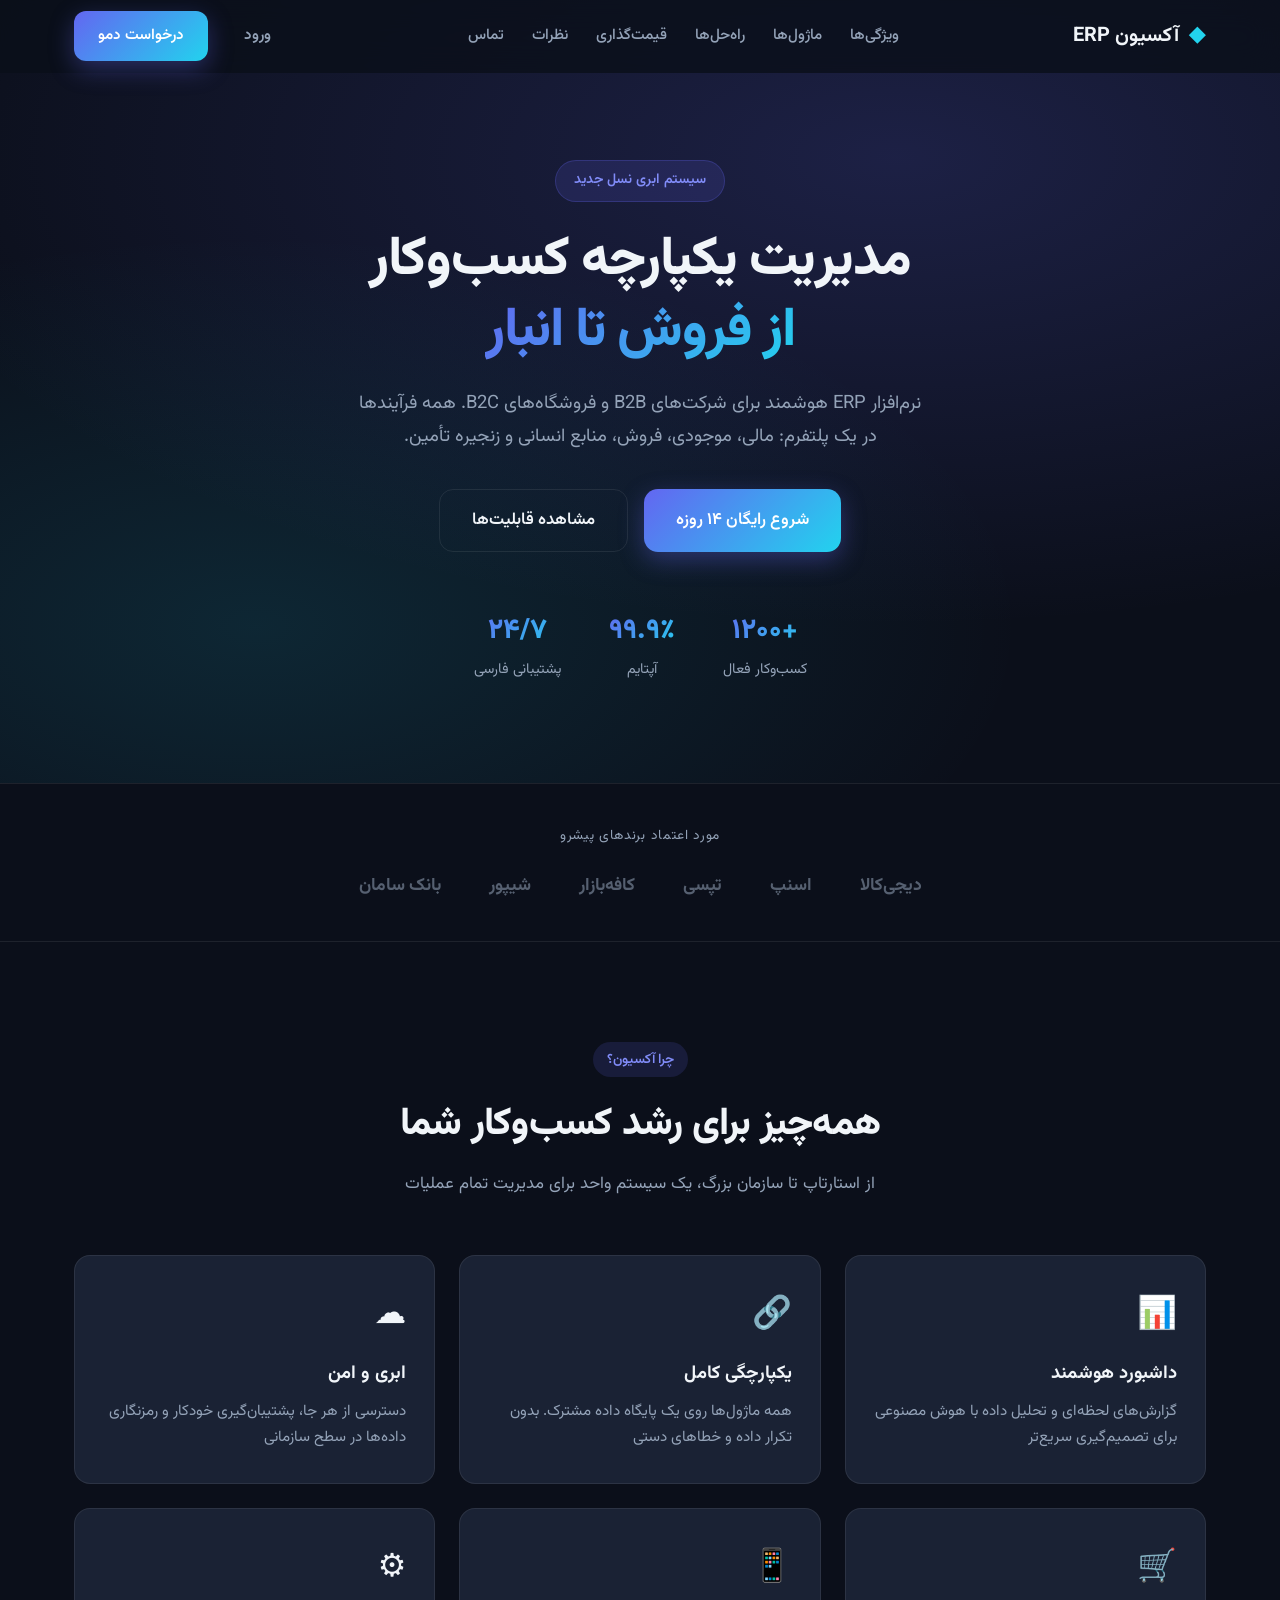
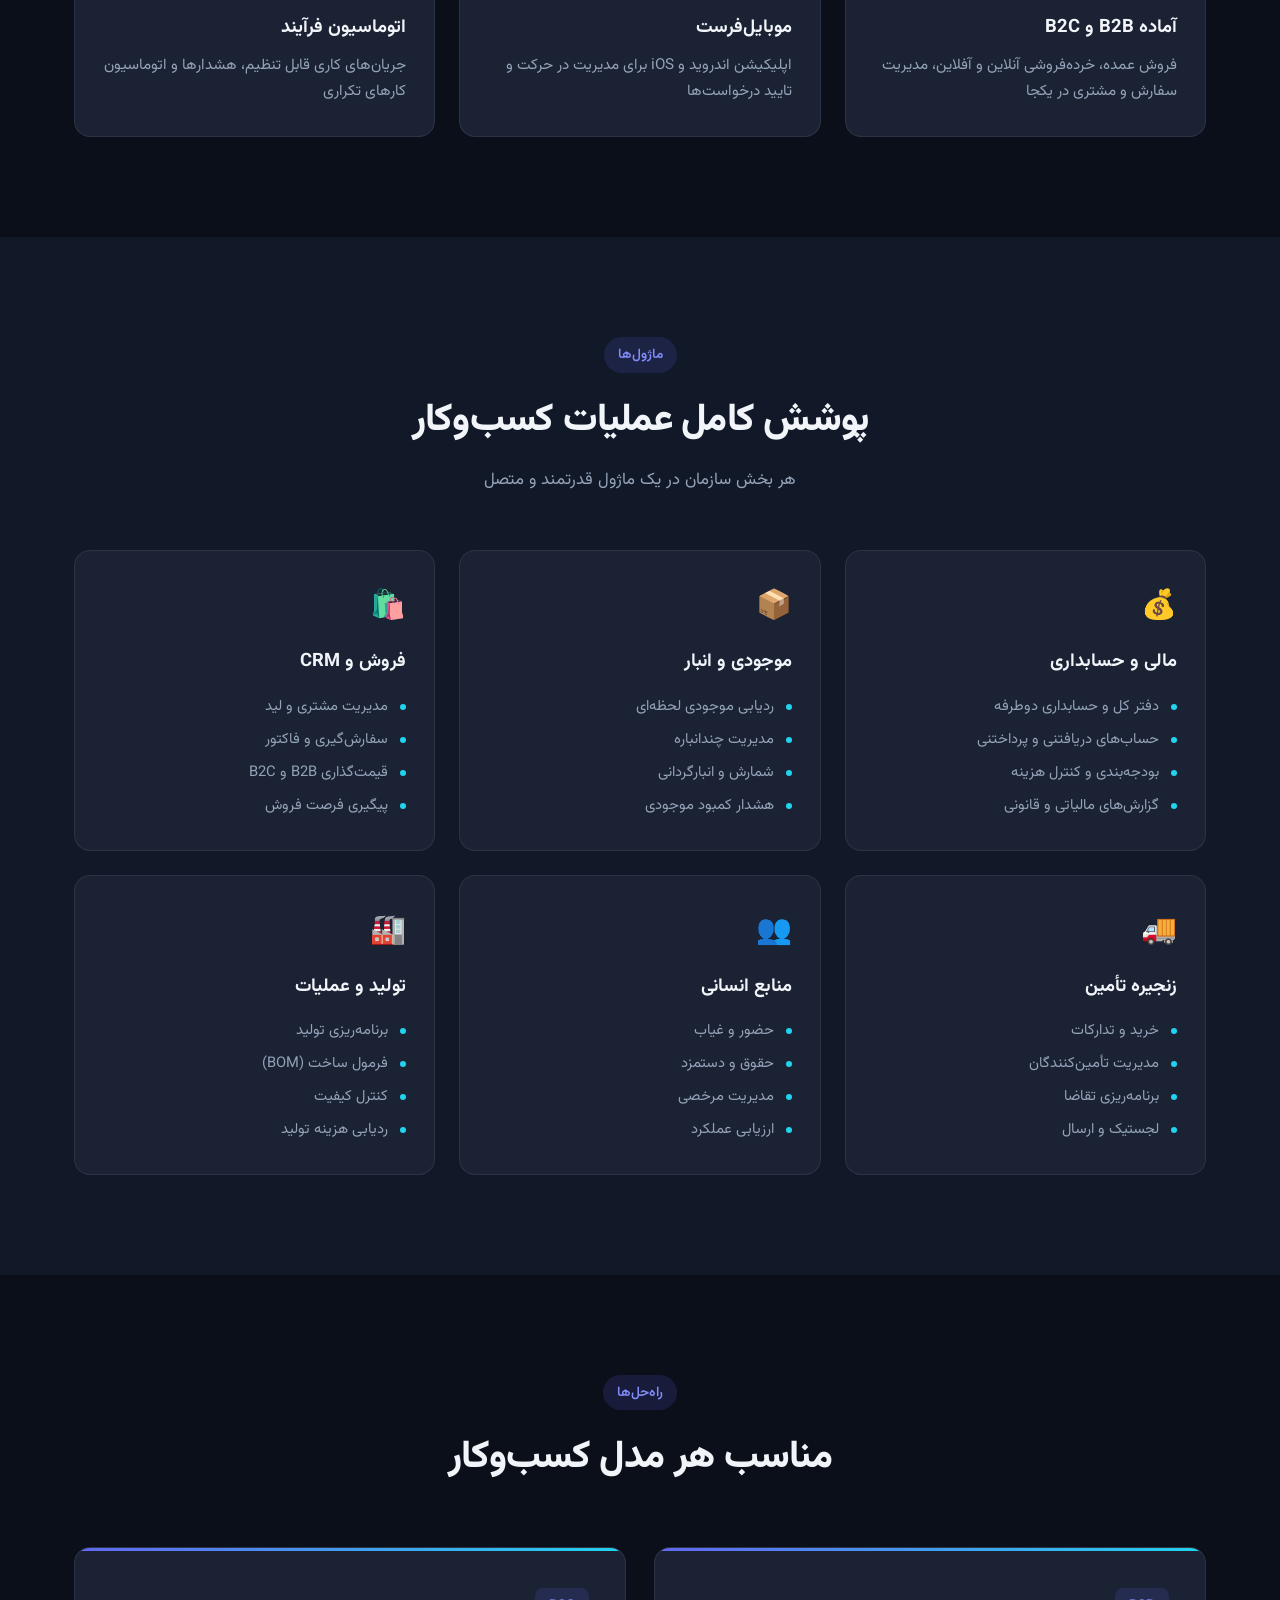
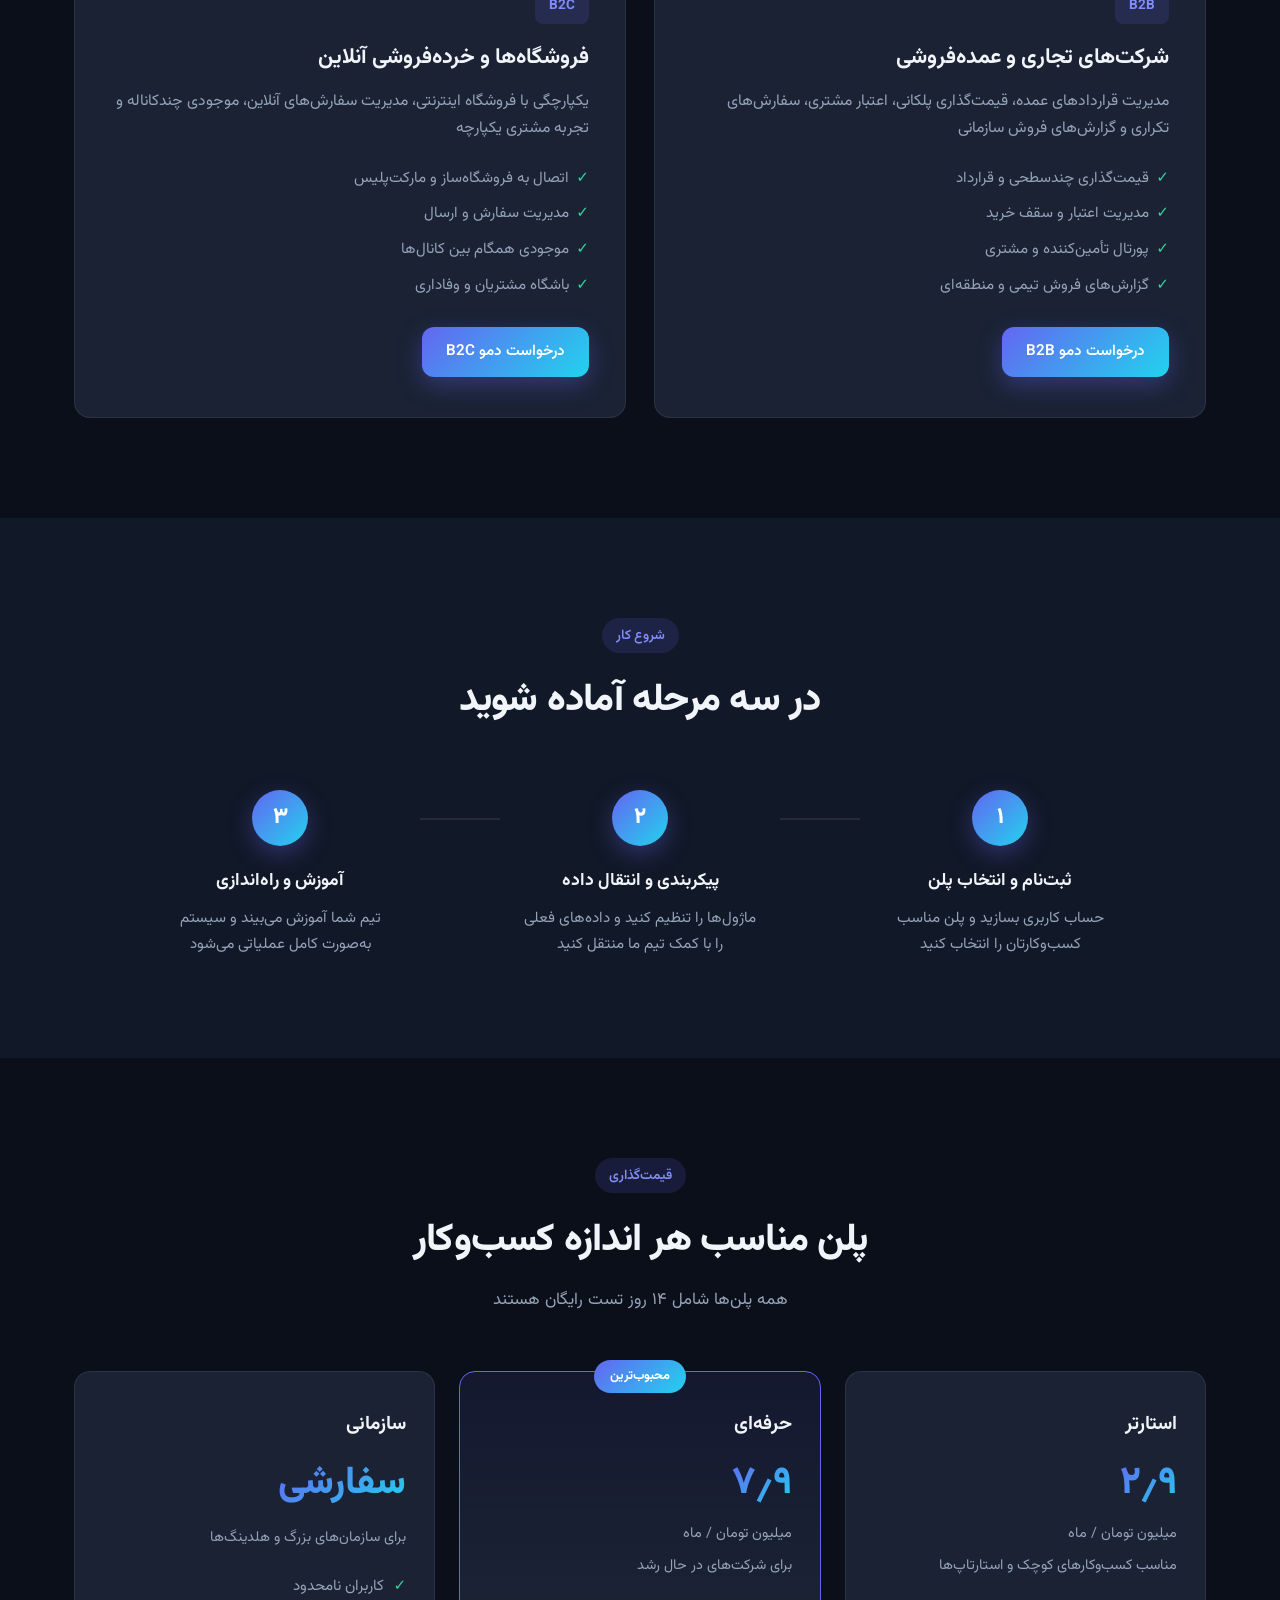
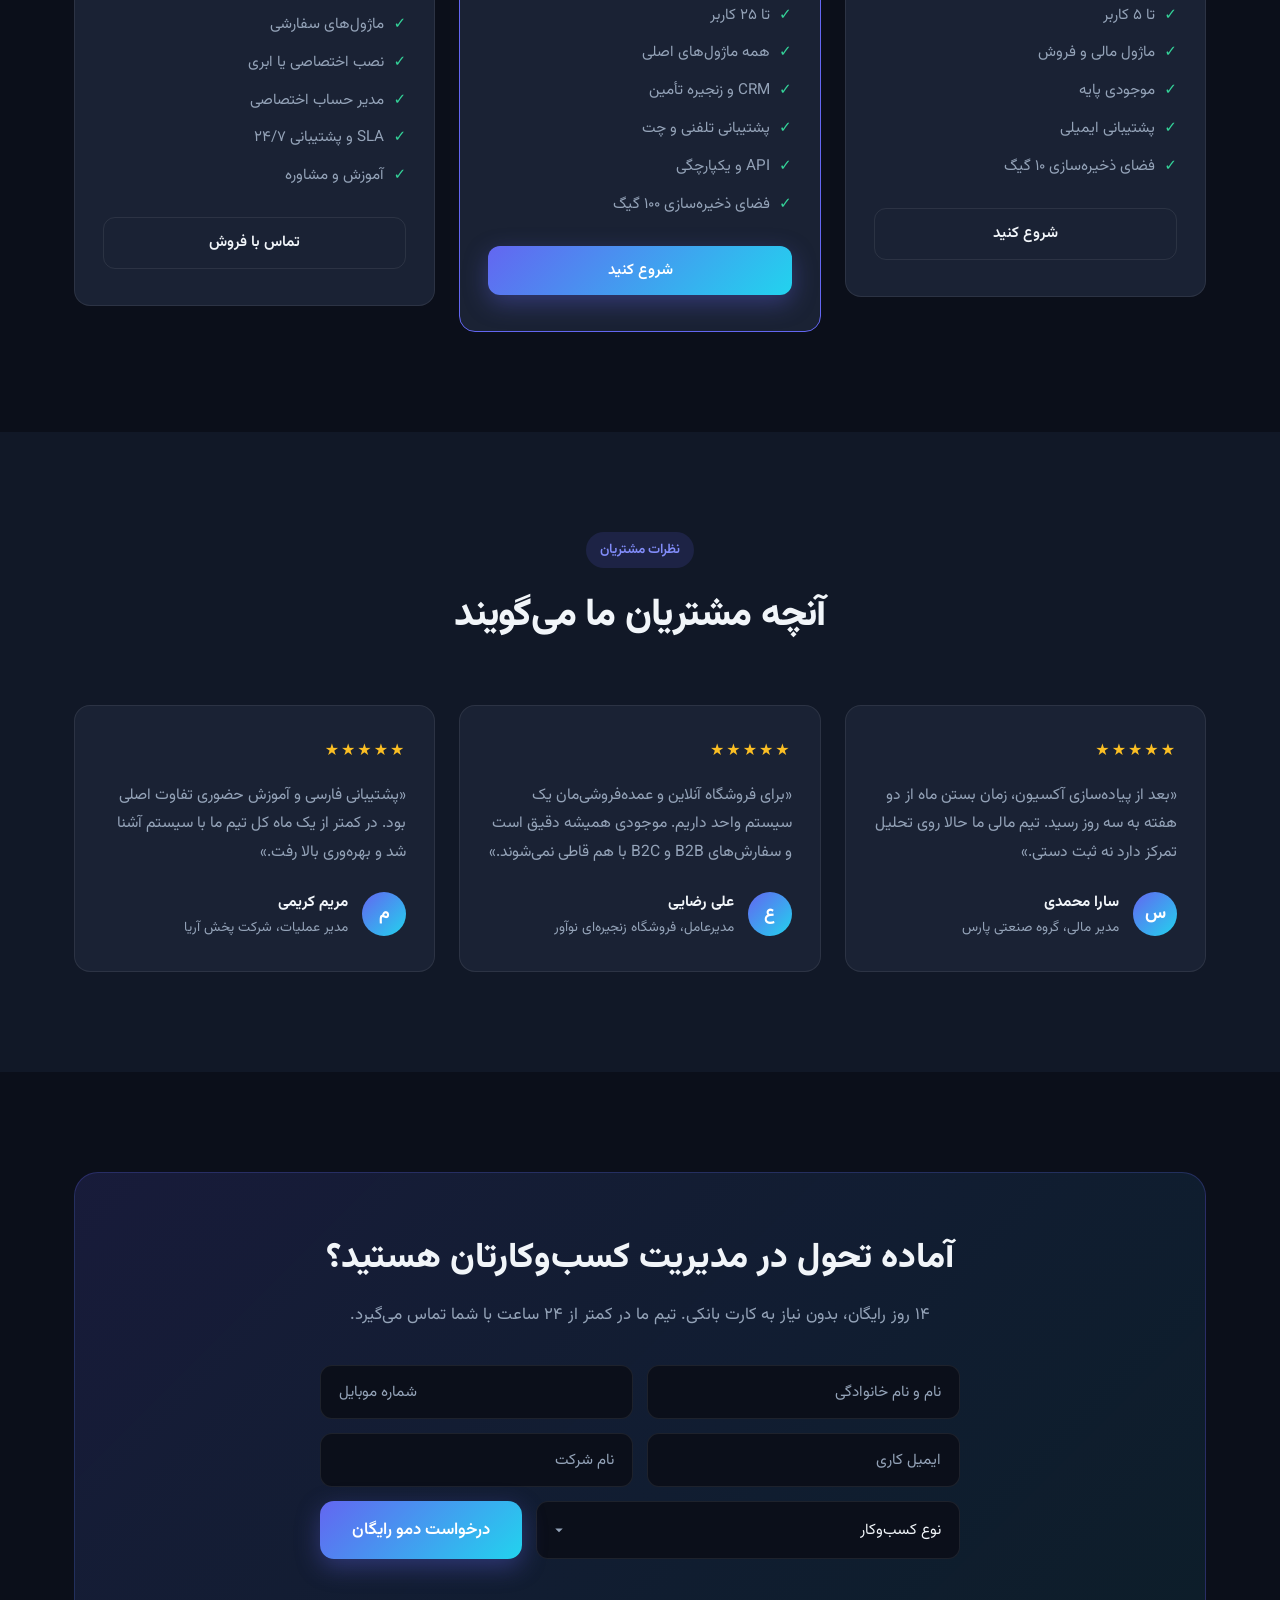
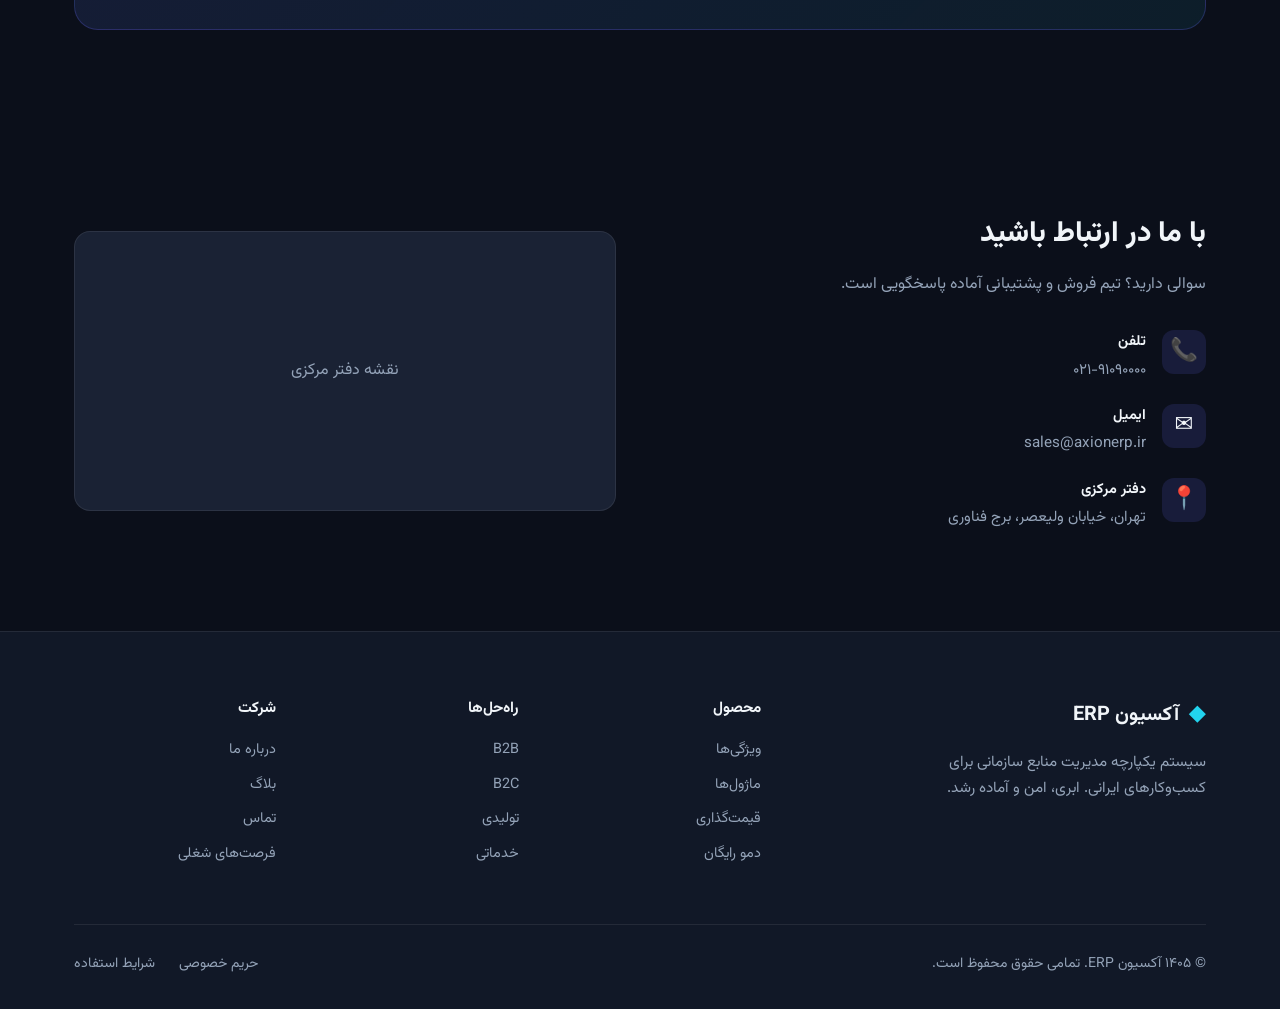
<file: landing/v1/index.html>
<!DOCTYPE html>
<html lang="fa" dir="rtl">
<head>
  <meta charset="UTF-8">
  <meta name="viewport" content="width=device-width, initial-scale=1.0">
  <title>آکسیون ERP | سیستم یکپارچه مدیریت کسب‌وکار</title>
  <meta name="description" content="نرم‌افزار ERP مدرن برای کسب‌وکارهای B2B و B2C. مدیریت مالی، موجودی، فروش، منابع انسانی و زنجیره تأمین در یک پلتفرم ابری.">
  <link rel="preconnect" href="https://fonts.googleapis.com">
  <link rel="preconnect" href="https://fonts.gstatic.com" crossorigin>
  <link href="https://fonts.googleapis.com/css2?family=Vazirmatn:wght@300;400;500;600;700;800&display=swap" rel="stylesheet">
  <link rel="stylesheet" href="styles.css">
</head>
<body>
  <!-- Header -->
  <header class="header" id="header">
    <div class="container header-inner">
      <a href="#" class="logo">
        <span class="logo-icon">◆</span>
        <span class="logo-text">آکسیون ERP</span>
      </a>
      <nav class="nav" id="nav">
        <a href="#features" class="nav-link">ویژگی‌ها</a>
        <a href="#modules" class="nav-link">ماژول‌ها</a>
        <a href="#solutions" class="nav-link">راه‌حل‌ها</a>
        <a href="#pricing" class="nav-link">قیمت‌گذاری</a>
        <a href="#testimonials" class="nav-link">نظرات</a>
        <a href="#contact" class="nav-link">تماس</a>
      </nav>
      <div class="header-actions">
        <a href="#demo" class="btn btn-ghost">ورود</a>
        <a href="#demo" class="btn btn-primary">درخواست دمو</a>
        <button class="menu-toggle" id="menuToggle" aria-label="منو">
          <span></span><span></span><span></span>
        </button>
      </div>
    </div>
  </header>

  <!-- Hero -->
  <section class="hero">
    <div class="hero-bg"></div>
    <div class="container hero-content">
      <div class="hero-badge">سیستم ابری نسل جدید</div>
      <h1 class="hero-title">
        مدیریت یکپارچه کسب‌وکار<br>
        <span class="gradient-text">از فروش تا انبار</span>
      </h1>
      <p class="hero-desc">
        نرم‌افزار ERP هوشمند برای شرکت‌های B2B و فروشگاه‌های B2C.
        همه فرآیندها در یک پلتفرم: مالی، موجودی، فروش، منابع انسانی و زنجیره تأمین.
      </p>
      <div class="hero-cta">
        <a href="#demo" class="btn btn-primary btn-lg">شروع رایگان ۱۴ روزه</a>
        <a href="#features" class="btn btn-outline btn-lg">مشاهده قابلیت‌ها</a>
      </div>
      <div class="hero-stats">
        <div class="stat">
          <span class="stat-num">+۱۲۰۰</span>
          <span class="stat-label">کسب‌وکار فعال</span>
        </div>
        <div class="stat">
          <span class="stat-num">۹۹.۹٪</span>
          <span class="stat-label">آپتایم</span>
        </div>
        <div class="stat">
          <span class="stat-num">۲۴/۷</span>
          <span class="stat-label">پشتیبانی فارسی</span>
        </div>
      </div>
    </div>
  </section>

  <!-- Logos / Trust -->
  <section class="trust">
    <div class="container">
      <p class="trust-label">مورد اعتماد برندهای پیشرو</p>
      <div class="trust-logos">
        <span class="trust-logo">دیجی‌کالا</span>
        <span class="trust-logo">اسنپ</span>
        <span class="trust-logo">تپسی</span>
        <span class="trust-logo">کافه‌بازار</span>
        <span class="trust-logo">شیپور</span>
        <span class="trust-logo">بانک سامان</span>
      </div>
    </div>
  </section>

  <!-- Features -->
  <section class="features" id="features">
    <div class="container">
      <div class="section-header">
        <span class="section-tag">چرا آکسیون؟</span>
        <h2 class="section-title">همه‌چیز برای رشد کسب‌وکار شما</h2>
        <p class="section-desc">از استارتاپ تا سازمان بزرگ، یک سیستم واحد برای مدیریت تمام عملیات</p>
      </div>
      <div class="features-grid">
        <div class="feature-card">
          <div class="feature-icon">📊</div>
          <h3>داشبورد هوشمند</h3>
          <p>گزارش‌های لحظه‌ای و تحلیل داده با هوش مصنوعی برای تصمیم‌گیری سریع‌تر</p>
        </div>
        <div class="feature-card">
          <div class="feature-icon">🔗</div>
          <h3>یکپارچگی کامل</h3>
          <p>همه ماژول‌ها روی یک پایگاه داده مشترک. بدون تکرار داده و خطاهای دستی</p>
        </div>
        <div class="feature-card">
          <div class="feature-icon">☁️</div>
          <h3>ابری و امن</h3>
          <p>دسترسی از هر جا، پشتیبان‌گیری خودکار و رمزنگاری داده‌ها در سطح سازمانی</p>
        </div>
        <div class="feature-card">
          <div class="feature-icon">🛒</div>
          <h3>آماده B2B و B2C</h3>
          <p>فروش عمده، خرده‌فروشی آنلاین و آفلاین، مدیریت سفارش و مشتری در یکجا</p>
        </div>
        <div class="feature-card">
          <div class="feature-icon">📱</div>
          <h3>موبایل‌فرست</h3>
          <p>اپلیکیشن اندروید و iOS برای مدیریت در حرکت و تایید درخواست‌ها</p>
        </div>
        <div class="feature-card">
          <div class="feature-icon">⚙️</div>
          <h3>اتوماسیون فرآیند</h3>
          <p>جریان‌های کاری قابل تنظیم، هشدارها و اتوماسیون کارهای تکراری</p>
        </div>
      </div>
    </div>
  </section>

  <!-- Modules -->
  <section class="modules" id="modules">
    <div class="container">
      <div class="section-header">
        <span class="section-tag">ماژول‌ها</span>
        <h2 class="section-title">پوشش کامل عملیات کسب‌وکار</h2>
        <p class="section-desc">هر بخش سازمان در یک ماژول قدرتمند و متصل</p>
      </div>
      <div class="modules-grid">
        <div class="module-card">
          <div class="module-icon">💰</div>
          <h3>مالی و حسابداری</h3>
          <ul>
            <li>دفتر کل و حسابداری دوطرفه</li>
            <li>حساب‌های دریافتنی و پرداختنی</li>
            <li>بودجه‌بندی و کنترل هزینه</li>
            <li>گزارش‌های مالیاتی و قانونی</li>
          </ul>
        </div>
        <div class="module-card">
          <div class="module-icon">📦</div>
          <h3>موجودی و انبار</h3>
          <ul>
            <li>ردیابی موجودی لحظه‌ای</li>
            <li>مدیریت چندانباره</li>
            <li>شمارش و انبارگردانی</li>
            <li>هشدار کمبود موجودی</li>
          </ul>
        </div>
        <div class="module-card">
          <div class="module-icon">🛍️</div>
          <h3>فروش و CRM</h3>
          <ul>
            <li>مدیریت مشتری و لید</li>
            <li>سفارش‌گیری و فاکتور</li>
            <li>قیمت‌گذاری B2B و B2C</li>
            <li>پیگیری فرصت فروش</li>
          </ul>
        </div>
        <div class="module-card">
          <div class="module-icon">🚚</div>
          <h3>زنجیره تأمین</h3>
          <ul>
            <li>خرید و تدارکات</li>
            <li>مدیریت تأمین‌کنندگان</li>
            <li>برنامه‌ریزی تقاضا</li>
            <li>لجستیک و ارسال</li>
          </ul>
        </div>
        <div class="module-card">
          <div class="module-icon">👥</div>
          <h3>منابع انسانی</h3>
          <ul>
            <li>حضور و غیاب</li>
            <li>حقوق و دستمزد</li>
            <li>مدیریت مرخصی</li>
            <li>ارزیابی عملکرد</li>
          </ul>
        </div>
        <div class="module-card">
          <div class="module-icon">🏭</div>
          <h3>تولید و عملیات</h3>
          <ul>
            <li>برنامه‌ریزی تولید</li>
            <li>فرمول ساخت (BOM)</li>
            <li>کنترل کیفیت</li>
            <li>ردیابی هزینه تولید</li>
          </ul>
        </div>
      </div>
    </div>
  </section>

  <!-- Solutions B2B / B2C -->
  <section class="solutions" id="solutions">
    <div class="container">
      <div class="section-header">
        <span class="section-tag">راه‌حل‌ها</span>
        <h2 class="section-title">مناسب هر مدل کسب‌وکار</h2>
      </div>
      <div class="solutions-grid">
        <div class="solution-card solution-b2b">
          <div class="solution-badge">B2B</div>
          <h3>شرکت‌های تجاری و عمده‌فروشی</h3>
          <p>مدیریت قراردادهای عمده، قیمت‌گذاری پلکانی، اعتبار مشتری، سفارش‌های تکراری و گزارش‌های فروش سازمانی</p>
          <ul class="solution-list">
            <li>قیمت‌گذاری چندسطحی و قرارداد</li>
            <li>مدیریت اعتبار و سقف خرید</li>
            <li>پورتال تأمین‌کننده و مشتری</li>
            <li>گزارش‌های فروش تیمی و منطقه‌ای</li>
          </ul>
          <a href="#demo" class="btn btn-primary">درخواست دمو B2B</a>
        </div>
        <div class="solution-card solution-b2c">
          <div class="solution-badge">B2C</div>
          <h3>فروشگاه‌ها و خرده‌فروشی آنلاین</h3>
          <p>یکپارچگی با فروشگاه اینترنتی، مدیریت سفارش‌های آنلاین، موجودی چندکاناله و تجربه مشتری یکپارچه</p>
          <ul class="solution-list">
            <li>اتصال به فروشگاه‌ساز و مارکت‌پلیس</li>
            <li>مدیریت سفارش و ارسال</li>
            <li>موجودی همگام بین کانال‌ها</li>
            <li>باشگاه مشتریان و وفاداری</li>
          </ul>
          <a href="#demo" class="btn btn-primary">درخواست دمو B2C</a>
        </div>
      </div>
    </div>
  </section>

  <!-- How it works -->
  <section class="how">
    <div class="container">
      <div class="section-header">
        <span class="section-tag">شروع کار</span>
        <h2 class="section-title">در سه مرحله آماده شوید</h2>
      </div>
      <div class="steps">
        <div class="step">
          <div class="step-num">۱</div>
          <h3>ثبت‌نام و انتخاب پلن</h3>
          <p>حساب کاربری بسازید و پلن مناسب کسب‌وکارتان را انتخاب کنید</p>
        </div>
        <div class="step-line"></div>
        <div class="step">
          <div class="step-num">۲</div>
          <h3>پیکربندی و انتقال داده</h3>
          <p>ماژول‌ها را تنظیم کنید و داده‌های فعلی را با کمک تیم ما منتقل کنید</p>
        </div>
        <div class="step-line"></div>
        <div class="step">
          <div class="step-num">۳</div>
          <h3>آموزش و راه‌اندازی</h3>
          <p>تیم شما آموزش می‌بیند و سیستم به‌صورت کامل عملیاتی می‌شود</p>
        </div>
      </div>
    </div>
  </section>

  <!-- Pricing -->
  <section class="pricing" id="pricing">
    <div class="container">
      <div class="section-header">
        <span class="section-tag">قیمت‌گذاری</span>
        <h2 class="section-title">پلن مناسب هر اندازه کسب‌وکار</h2>
        <p class="section-desc">همه پلن‌ها شامل ۱۴ روز تست رایگان هستند</p>
      </div>
      <div class="pricing-grid">
        <div class="price-card">
          <div class="price-name">استارتر</div>
          <div class="price-amount">
            <span class="price-num">۲٫۹</span>
            <span class="price-unit">میلیون تومان / ماه</span>
          </div>
          <p class="price-desc">مناسب کسب‌وکارهای کوچک و استارتاپ‌ها</p>
          <ul class="price-features">
            <li>تا ۵ کاربر</li>
            <li>ماژول مالی و فروش</li>
            <li>موجودی پایه</li>
            <li>پشتیبانی ایمیلی</li>
            <li>فضای ذخیره‌سازی ۱۰ گیگ</li>
          </ul>
          <a href="#demo" class="btn btn-outline btn-block">شروع کنید</a>
        </div>
        <div class="price-card price-featured">
          <div class="price-badge">محبوب‌ترین</div>
          <div class="price-name">حرفه‌ای</div>
          <div class="price-amount">
            <span class="price-num">۷٫۹</span>
            <span class="price-unit">میلیون تومان / ماه</span>
          </div>
          <p class="price-desc">برای شرکت‌های در حال رشد</p>
          <ul class="price-features">
            <li>تا ۲۵ کاربر</li>
            <li>همه ماژول‌های اصلی</li>
            <li>CRM و زنجیره تأمین</li>
            <li>پشتیبانی تلفنی و چت</li>
            <li>API و یکپارچگی</li>
            <li>فضای ذخیره‌سازی ۱۰۰ گیگ</li>
          </ul>
          <a href="#demo" class="btn btn-primary btn-block">شروع کنید</a>
        </div>
        <div class="price-card">
          <div class="price-name">سازمانی</div>
          <div class="price-amount">
            <span class="price-num">سفارشی</span>
          </div>
          <p class="price-desc">برای سازمان‌های بزرگ و هلدینگ‌ها</p>
          <ul class="price-features">
            <li>کاربران نامحدود</li>
            <li>ماژول‌های سفارشی</li>
            <li>نصب اختصاصی یا ابری</li>
            <li>مدیر حساب اختصاصی</li>
            <li>SLA و پشتیبانی ۲۴/۷</li>
            <li>آموزش و مشاوره</li>
          </ul>
          <a href="#contact" class="btn btn-outline btn-block">تماس با فروش</a>
        </div>
      </div>
    </div>
  </section>

  <!-- Testimonials -->
  <section class="testimonials" id="testimonials">
    <div class="container">
      <div class="section-header">
        <span class="section-tag">نظرات مشتریان</span>
        <h2 class="section-title">آنچه مشتریان ما می‌گویند</h2>
      </div>
      <div class="testimonials-grid">
        <div class="testimonial-card">
          <div class="testimonial-stars">★★★★★</div>
          <p class="testimonial-text">«بعد از پیاده‌سازی آکسیون، زمان بستن ماه از دو هفته به سه روز رسید. تیم مالی ما حالا روی تحلیل تمرکز دارد نه ثبت دستی.»</p>
          <div class="testimonial-author">
            <div class="author-avatar">س</div>
            <div>
              <div class="author-name">سارا محمدی</div>
              <div class="author-role">مدیر مالی، گروه صنعتی پارس</div>
            </div>
          </div>
        </div>
        <div class="testimonial-card">
          <div class="testimonial-stars">★★★★★</div>
          <p class="testimonial-text">«برای فروشگاه آنلاین و عمده‌فروشی‌مان یک سیستم واحد داریم. موجودی همیشه دقیق است و سفارش‌های B2B و B2C با هم قاطی نمی‌شوند.»</p>
          <div class="testimonial-author">
            <div class="author-avatar">ع</div>
            <div>
              <div class="author-name">علی رضایی</div>
              <div class="author-role">مدیرعامل، فروشگاه زنجیره‌ای نوآور</div>
            </div>
          </div>
        </div>
        <div class="testimonial-card">
          <div class="testimonial-stars">★★★★★</div>
          <p class="testimonial-text">«پشتیبانی فارسی و آموزش حضوری تفاوت اصلی بود. در کمتر از یک ماه کل تیم ما با سیستم آشنا شد و بهره‌وری بالا رفت.»</p>
          <div class="testimonial-author">
            <div class="author-avatar">م</div>
            <div>
              <div class="author-name">مریم کریمی</div>
              <div class="author-role">مدیر عملیات، شرکت پخش آریا</div>
            </div>
          </div>
        </div>
      </div>
    </div>
  </section>

  <!-- CTA / Demo -->
  <section class="cta" id="demo">
    <div class="container">
      <div class="cta-box">
        <h2>آماده تحول در مدیریت کسب‌وکارتان هستید؟</h2>
        <p>۱۴ روز رایگان، بدون نیاز به کارت بانکی. تیم ما در کمتر از ۲۴ ساعت با شما تماس می‌گیرد.</p>
        <form class="cta-form" id="demoForm">
          <div class="form-row">
            <input type="text" placeholder="نام و نام خانوادگی" required>
            <input type="tel" placeholder="شماره موبایل" required>
          </div>
          <div class="form-row">
            <input type="email" placeholder="ایمیل کاری" required>
            <input type="text" placeholder="نام شرکت">
          </div>
          <div class="form-row">
            <select required>
              <option value="" disabled selected>نوع کسب‌وکار</option>
              <option value="b2b">B2B / عمده‌فروشی</option>
              <option value="b2c">B2C / خرده‌فروشی</option>
              <option value="both">هر دو</option>
              <option value="manufacturing">تولیدی</option>
              <option value="service">خدماتی</option>
            </select>
            <button type="submit" class="btn btn-primary btn-lg">درخواست دمو رایگان</button>
          </div>
        </form>
      </div>
    </div>
  </section>

  <!-- Contact -->
  <section class="contact" id="contact">
    <div class="container">
      <div class="contact-grid">
        <div class="contact-info">
          <h2>با ما در ارتباط باشید</h2>
          <p>سوالی دارید؟ تیم فروش و پشتیبانی آماده پاسخگویی است.</p>
          <div class="contact-items">
            <div class="contact-item">
              <span class="contact-icon">📞</span>
              <div>
                <strong>تلفن</strong>
                <span>۰۲۱-۹۱۰۹۰۰۰۰</span>
              </div>
            </div>
            <div class="contact-item">
              <span class="contact-icon">✉️</span>
              <div>
                <strong>ایمیل</strong>
                <span>sales@axionerp.ir</span>
              </div>
            </div>
            <div class="contact-item">
              <span class="contact-icon">📍</span>
              <div>
                <strong>دفتر مرکزی</strong>
                <span>تهران، خیابان ولیعصر، برج فناوری</span>
              </div>
            </div>
          </div>
        </div>
        <div class="contact-map">
          <div class="map-placeholder">
            <span>نقشه دفتر مرکزی</span>
          </div>
        </div>
      </div>
    </div>
  </section>

  <!-- Footer -->
  <footer class="footer">
    <div class="container">
      <div class="footer-grid">
        <div class="footer-brand">
          <a href="#" class="logo">
            <span class="logo-icon">◆</span>
            <span class="logo-text">آکسیون ERP</span>
          </a>
          <p>سیستم یکپارچه مدیریت منابع سازمانی برای کسب‌وکارهای ایرانی. ابری، امن و آماده رشد.</p>
        </div>
        <div class="footer-col">
          <h4>محصول</h4>
          <a href="#features">ویژگی‌ها</a>
          <a href="#modules">ماژول‌ها</a>
          <a href="#pricing">قیمت‌گذاری</a>
          <a href="#demo">دمو رایگان</a>
        </div>
        <div class="footer-col">
          <h4>راه‌حل‌ها</h4>
          <a href="#solutions">B2B</a>
          <a href="#solutions">B2C</a>
          <a href="#">تولیدی</a>
          <a href="#">خدماتی</a>
        </div>
        <div class="footer-col">
          <h4>شرکت</h4>
          <a href="#">درباره ما</a>
          <a href="#">بلاگ</a>
          <a href="#contact">تماس</a>
          <a href="#">فرصت‌های شغلی</a>
        </div>
      </div>
      <div class="footer-bottom">
        <p>© ۱۴۰۵ آکسیون ERP. تمامی حقوق محفوظ است.</p>
        <div class="footer-links">
          <a href="#">حریم خصوصی</a>
          <a href="#">شرایط استفاده</a>
        </div>
      </div>
    </div>
  </footer>

  <script src="script.js"></script>
</body>
</html>
</file>
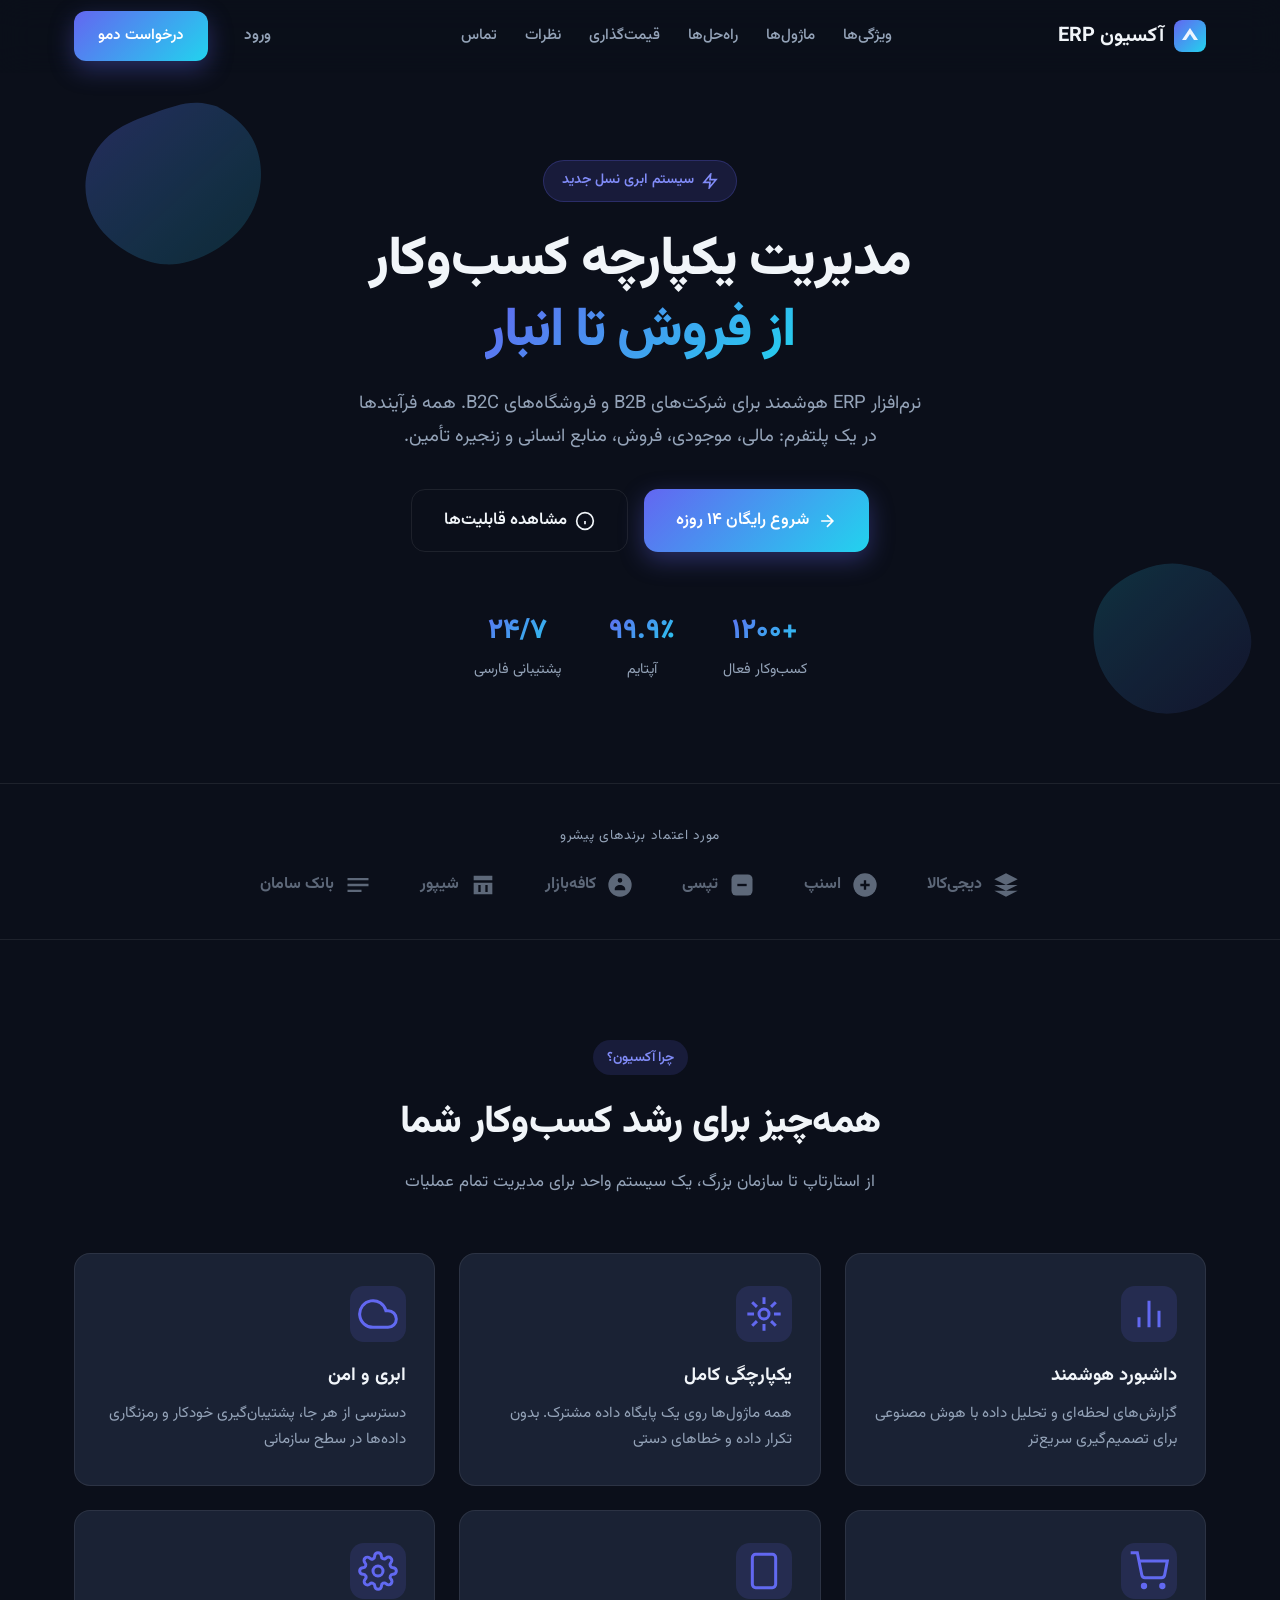
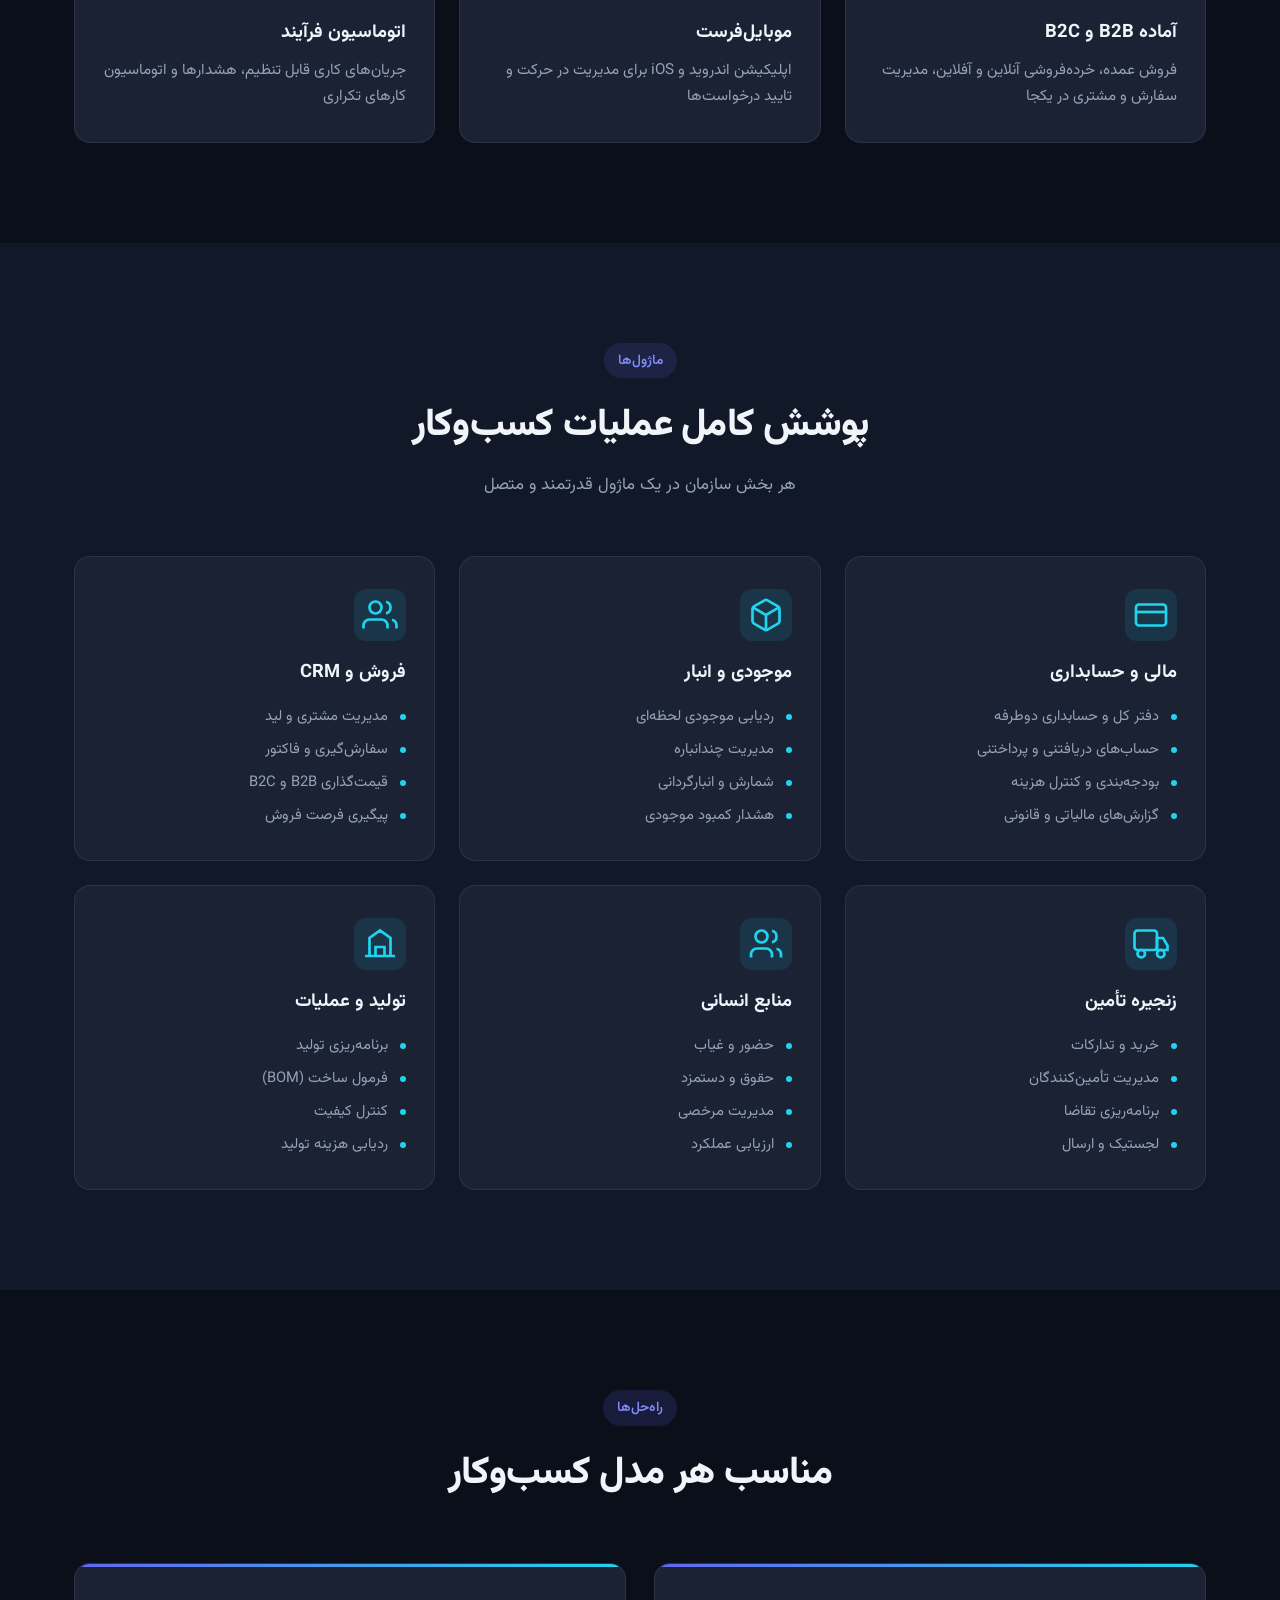
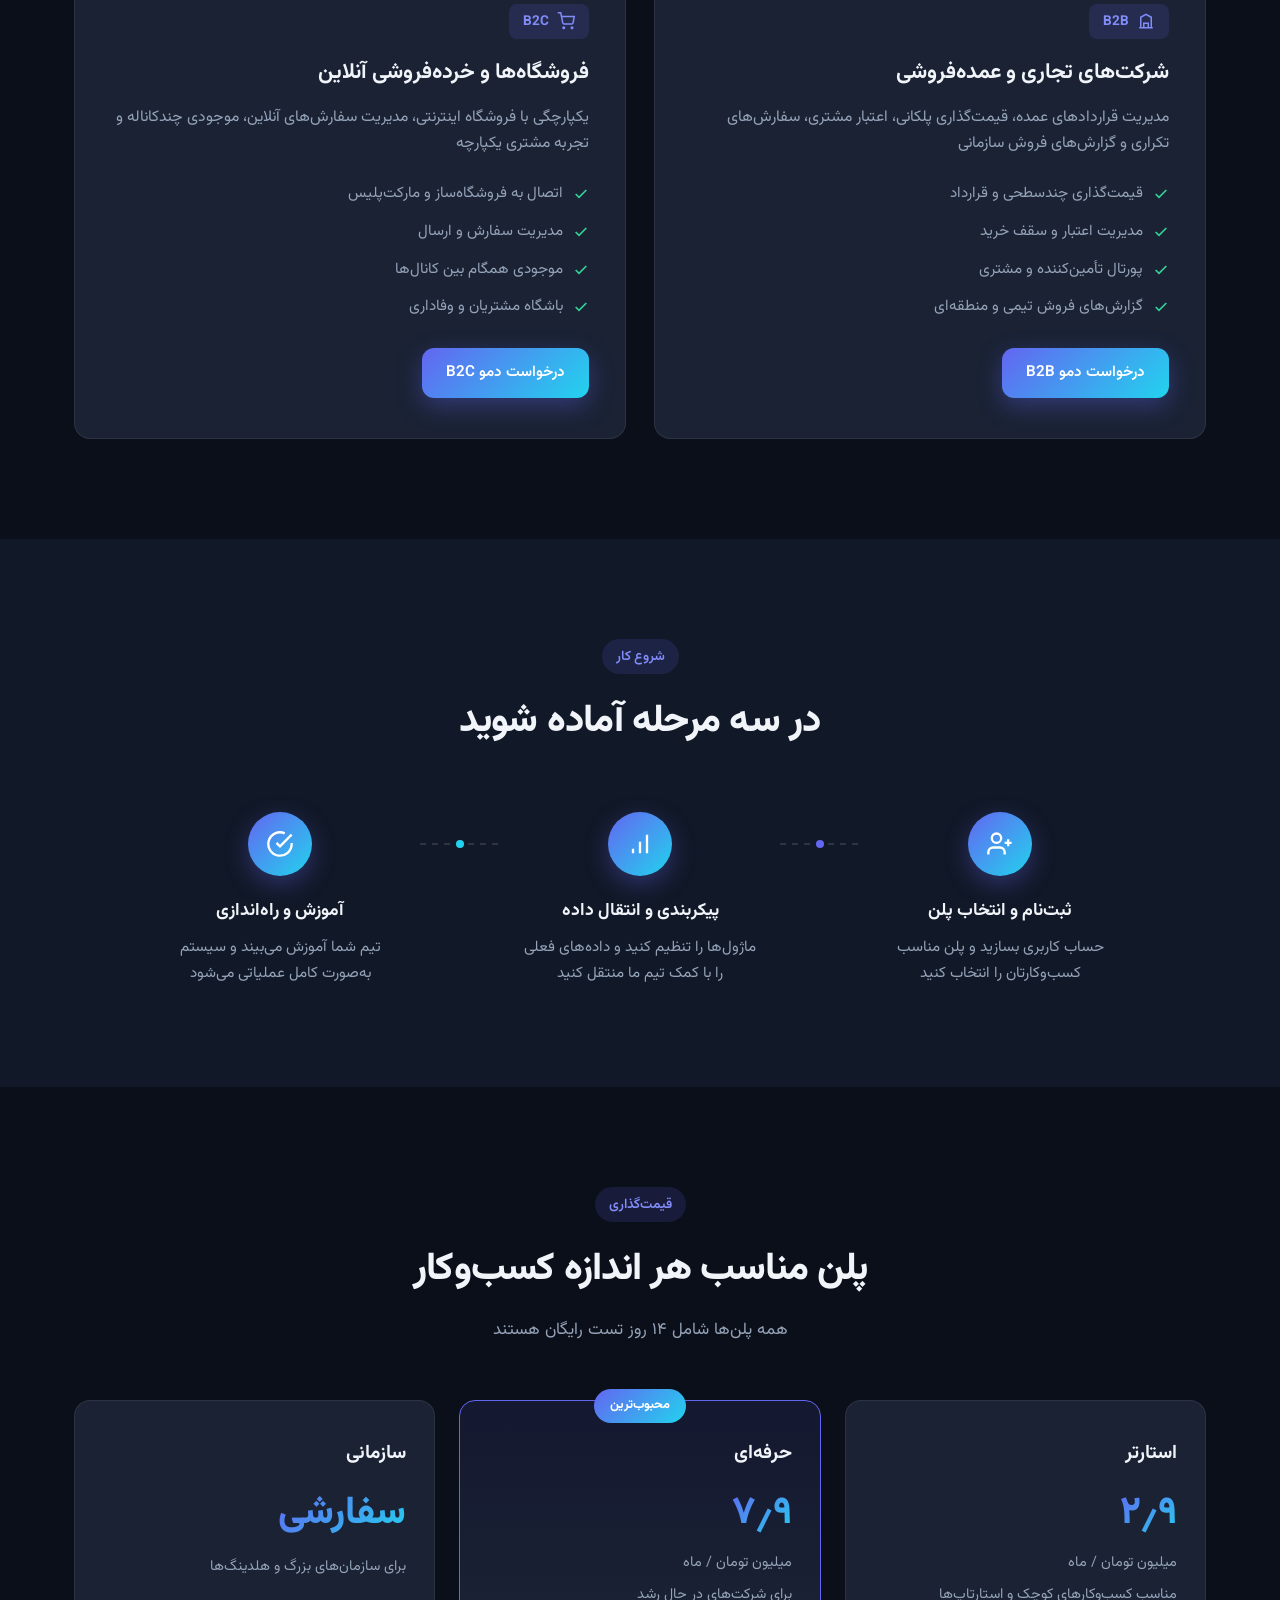
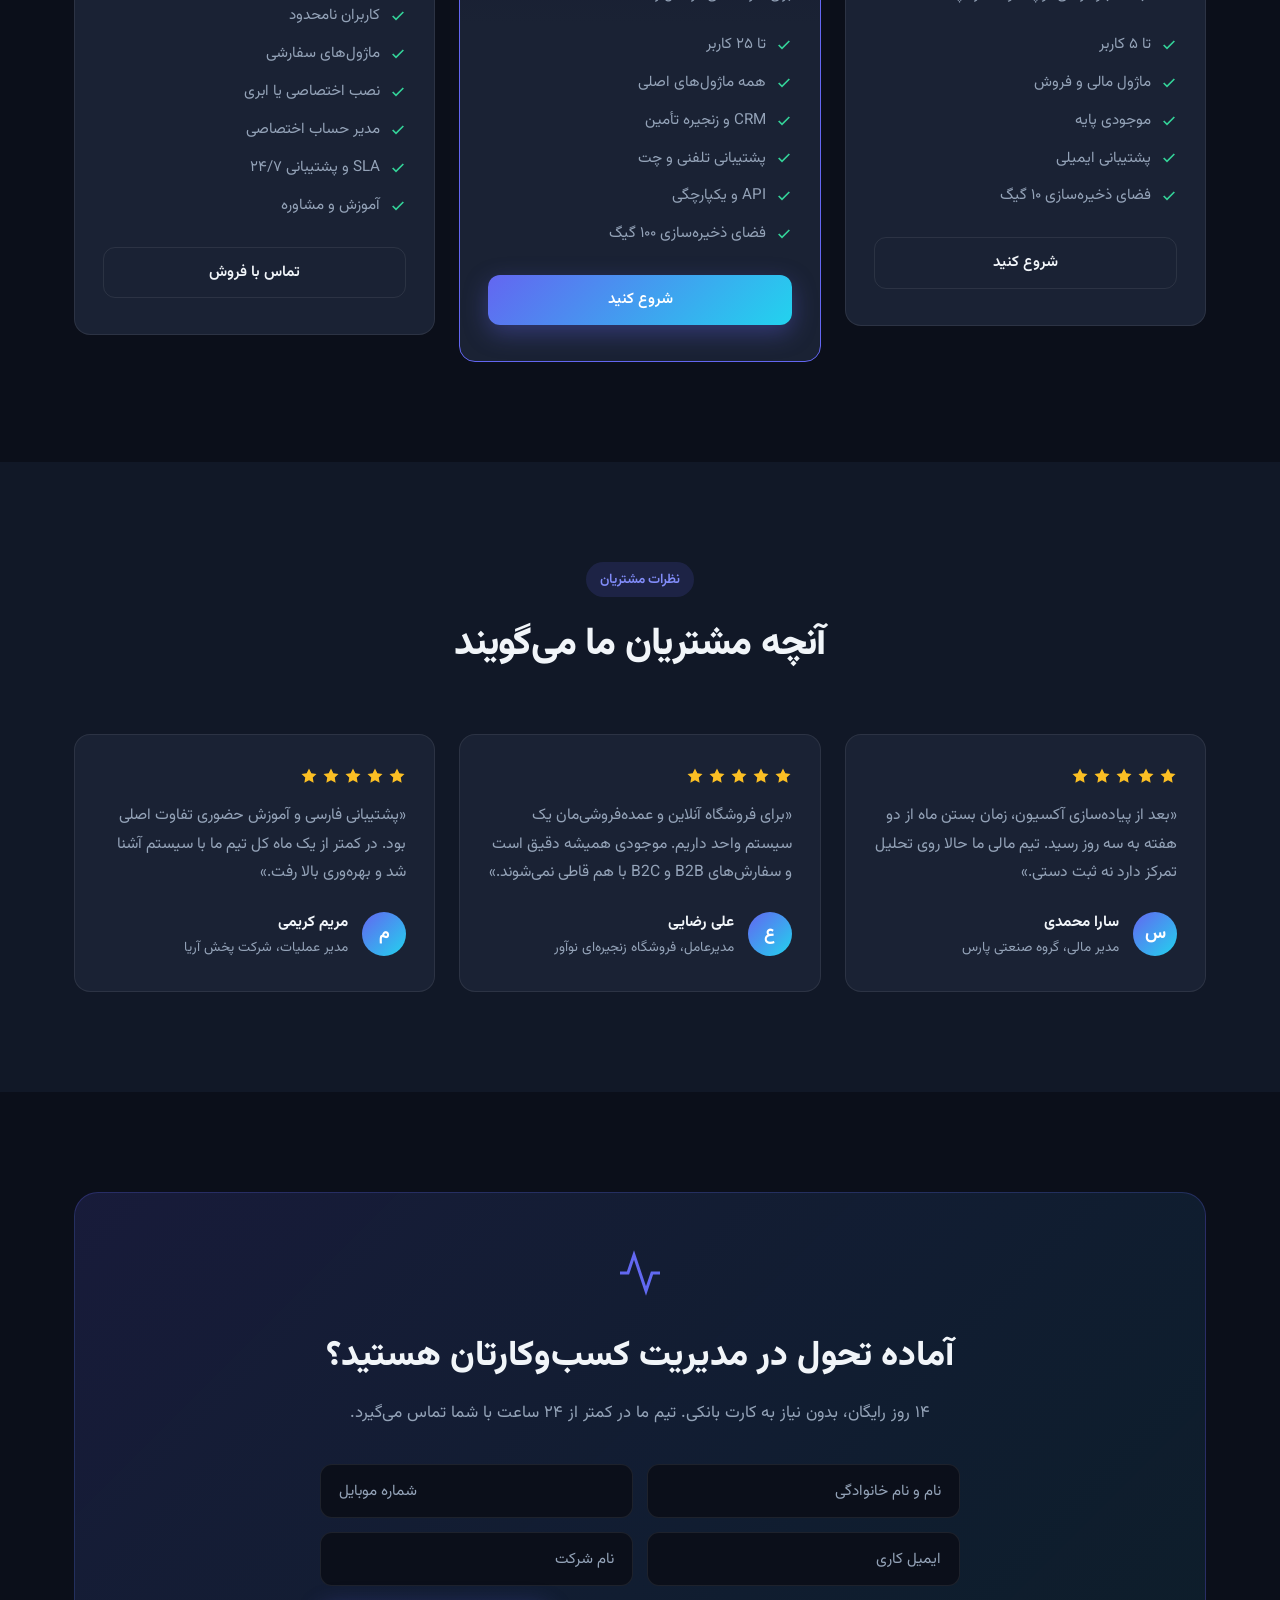
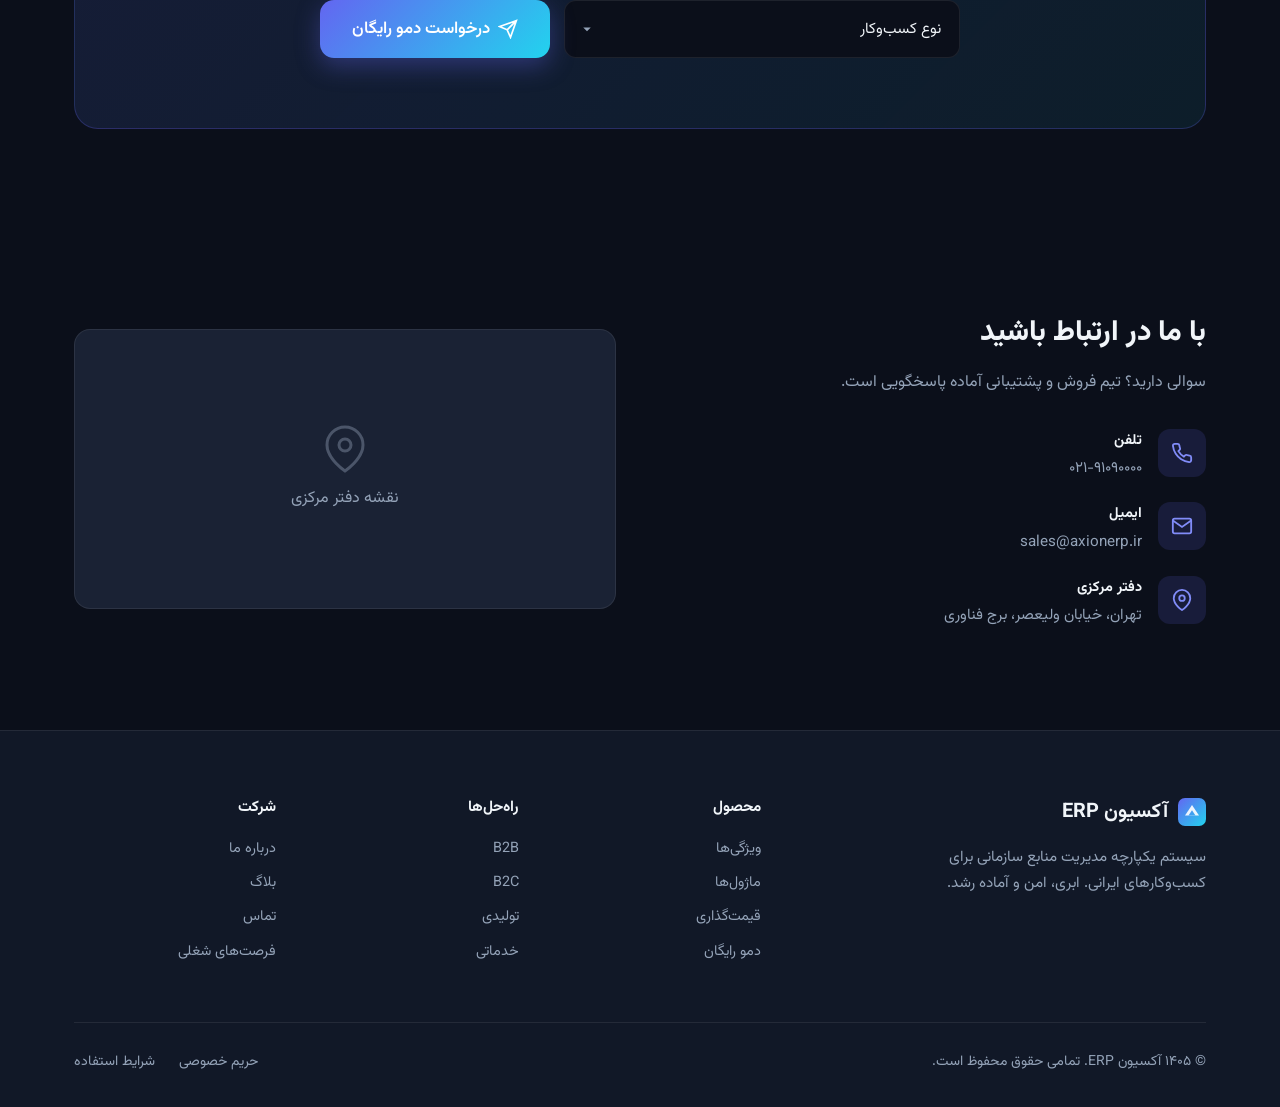
<file: landing/v2/index.html>
<!DOCTYPE html>
<html lang="fa" dir="rtl">
<head>
  <meta charset="UTF-8">
  <meta name="viewport" content="width=device-width, initial-scale=1.0">
  <title>آکسیون ERP | سیستم یکپارچه مدیریت کسب‌وکار</title>
  <meta name="description" content="نرم‌افزار ERP مدرن برای کسب‌وکارهای B2B و B2C. مدیریت مالی، موجودی، فروش، منابع انسانی و زنجیره تأمین در یک پلتفرم ابری.">
  <link rel="preconnect" href="https://fonts.googleapis.com">
  <link rel="preconnect" href="https://fonts.gstatic.com" crossorigin>
  <link href="https://fonts.googleapis.com/css2?family=Vazirmatn:wght@300;400;500;600;700;800&display=swap" rel="stylesheet">
  <link rel="stylesheet" href="styles.css">
</head>
<body>
  <!-- Header -->
  <header class="header" id="header">
    <div class="container header-inner">
      <a href="#" class="logo">
        <svg class="logo-svg" width="32" height="32" viewBox="0 0 32 32" fill="none" xmlns="http://www.w3.org/2000/svg">
          <rect width="32" height="32" rx="8" fill="url(#logoGrad)"/>
          <path d="M8 20L16 8L24 20H8Z" fill="white" fill-opacity="0.9"/>
          <path d="M12 20L16 14L20 20H12Z" fill="url(#logoGrad)"/>
          <defs>
            <linearGradient id="logoGrad" x1="0" y1="0" x2="32" y2="32" gradientUnits="userSpaceOnUse">
              <stop stop-color="#6366F1"/>
              <stop offset="1" stop-color="#22D3EE"/>
            </linearGradient>
          </defs>
        </svg>
        <span class="logo-text">آکسیون ERP</span>
      </a>
      <nav class="nav" id="nav">
        <a href="#features" class="nav-link">ویژگی‌ها</a>
        <a href="#modules" class="nav-link">ماژول‌ها</a>
        <a href="#solutions" class="nav-link">راه‌حل‌ها</a>
        <a href="#pricing" class="nav-link">قیمت‌گذاری</a>
        <a href="#testimonials" class="nav-link">نظرات</a>
        <a href="#contact" class="nav-link">تماس</a>
      </nav>
      <div class="header-actions">
        <a href="#demo" class="btn btn-ghost">ورود</a>
        <a href="#demo" class="btn btn-primary">درخواست دمو</a>
        <button class="menu-toggle" id="menuToggle" aria-label="منو">
          <svg width="24" height="24" viewBox="0 0 24 24" fill="none" stroke="currentColor" stroke-width="2">
            <path d="M4 6h16M4 12h16M4 18h16"/>
          </svg>
        </button>
      </div>
    </div>
  </header>

  <!-- Hero -->
  <section class="hero">
    <div class="hero-bg">
      <svg class="hero-blob hero-blob-1" viewBox="0 0 600 600" xmlns="http://www.w3.org/2000/svg">
        <defs>
          <linearGradient id="blob1" x1="0%" y1="0%" x2="100%" y2="100%">
            <stop offset="0%" stop-color="#6366F1" stop-opacity="0.35"/>
            <stop offset="100%" stop-color="#22D3EE" stop-opacity="0.15"/>
          </linearGradient>
        </defs>
        <path fill="url(#blob1)" d="M44.7,-76.4C58.9,-69.2,71.8,-59.1,79.6,-45.8C87.4,-32.5,90.1,-16.2,88.6,-0.9C87.1,14.5,81.4,29,72.3,41.2C63.2,53.4,50.7,63.3,36.9,70.5C23.1,77.7,8,82.2,-7.2,81.3C-22.4,80.4,-37.7,74.1,-50.8,65.1C-63.9,56.1,-74.8,44.4,-80.9,30.5C-87,16.6,-88.3,0.5,-84.2,-14.1C-80.1,-28.7,-70.6,-41.8,-58.5,-50.9C-46.4,-60,-31.7,-65.1,-17.1,-70.3C-2.5,-75.5,12,-80.8,26.1,-80.2C40.2,-79.6,53.9,-73.1,44.7,-76.4Z" transform="translate(300 300)"/>
      </svg>
      <svg class="hero-blob hero-blob-2" viewBox="0 0 600 600" xmlns="http://www.w3.org/2000/svg">
        <defs>
          <linearGradient id="blob2" x1="0%" y1="0%" x2="100%" y2="100%">
            <stop offset="0%" stop-color="#22D3EE" stop-opacity="0.2"/>
            <stop offset="100%" stop-color="#6366F1" stop-opacity="0.1"/>
          </linearGradient>
        </defs>
        <path fill="url(#blob2)" d="M39.5,-65.3C51.2,-58.1,60.7,-46.8,68.1,-33.7C75.5,-20.6,80.8,-5.7,78.9,8.3C77,22.3,67.9,35.4,57.1,46.2C46.3,57,33.8,65.5,19.9,70.3C6,75.1,-9.3,76.2,-23.5,72.1C-37.7,68,-50.8,58.7,-60.5,46.5C-70.2,34.3,-76.5,19.2,-78.1,3.4C-79.7,-12.4,-76.6,-28.9,-68.1,-41.5C-59.6,-54.1,-45.7,-62.8,-31.7,-68.5C-17.7,-74.2,-3.6,-76.9,9.5,-74.8C22.6,-72.7,44.1,-65.8,39.5,-65.3Z" transform="translate(300 300)"/>
      </svg>
    </div>
    <div class="container hero-content">
      <div class="hero-badge">
        <svg width="16" height="16" viewBox="0 0 24 24" fill="none" stroke="currentColor" stroke-width="2.5">
          <path d="M13 2L3 14h9l-1 8 10-12h-9l1-8z"/>
        </svg>
        سیستم ابری نسل جدید
      </div>
      <h1 class="hero-title">
        مدیریت یکپارچه کسب‌وکار<br>
        <span class="gradient-text">از فروش تا انبار</span>
      </h1>
      <p class="hero-desc">
        نرم‌افزار ERP هوشمند برای شرکت‌های B2B و فروشگاه‌های B2C.
        همه فرآیندها در یک پلتفرم: مالی، موجودی، فروش، منابع انسانی و زنجیره تأمین.
      </p>
      <div class="hero-cta">
        <a href="#demo" class="btn btn-primary btn-lg">
          <svg width="20" height="20" viewBox="0 0 24 24" fill="none" stroke="currentColor" stroke-width="2">
            <path d="M5 12h14M12 5l7 7-7 7"/>
          </svg>
          شروع رایگان ۱۴ روزه
        </a>
        <a href="#features" class="btn btn-outline btn-lg">
          <svg width="20" height="20" viewBox="0 0 24 24" fill="none" stroke="currentColor" stroke-width="2">
            <circle cx="12" cy="12" r="10"/>
            <path d="M12 16v-4M12 8h.01"/>
          </svg>
          مشاهده قابلیت‌ها
        </a>
      </div>
      <div class="hero-stats">
        <div class="stat">
          <span class="stat-num">+۱۲۰۰</span>
          <span class="stat-label">کسب‌وکار فعال</span>
        </div>
        <div class="stat">
          <span class="stat-num">۹۹.۹٪</span>
          <span class="stat-label">آپتایم</span>
        </div>
        <div class="stat">
          <span class="stat-num">۲۴/۷</span>
          <span class="stat-label">پشتیبانی فارسی</span>
        </div>
      </div>
    </div>
  </section>

  <!-- Logos / Trust -->
  <section class="trust">
    <div class="container">
      <p class="trust-label">مورد اعتماد برندهای پیشرو</p>
      <div class="trust-logos">
        <div class="trust-item">
          <svg width="28" height="28" viewBox="0 0 24 24" fill="currentColor"><path d="M12 2L2 7l10 5 10-5-10-5zM2 17l10 5 10-5M2 12l10 5 10-5"/></svg>
          <span>دیجی‌کالا</span>
        </div>
        <div class="trust-item">
          <svg width="28" height="28" viewBox="0 0 24 24" fill="currentColor"><circle cx="12" cy="12" r="10"/><path d="M8 12h8M12 8v8" stroke="#0b0f1a" stroke-width="2"/></svg>
          <span>اسنپ</span>
        </div>
        <div class="trust-item">
          <svg width="28" height="28" viewBox="0 0 24 24" fill="currentColor"><rect x="3" y="3" width="18" height="18" rx="4"/><path d="M8 12h8" stroke="#0b0f1a" stroke-width="2"/></svg>
          <span>تپسی</span>
        </div>
        <div class="trust-item">
          <svg width="28" height="28" viewBox="0 0 24 24" fill="currentColor"><path d="M12 2a10 10 0 100 20 10 10 0 000-20zm0 4a2 2 0 110 4 2 2 0 010-4zm0 6c2.5 0 4.5 1.5 4.5 3.5v1h-9v-1c0-2 2-3.5 4.5-3.5z"/></svg>
          <span>کافه‌بازار</span>
        </div>
        <div class="trust-item">
          <svg width="28" height="28" viewBox="0 0 24 24" fill="currentColor"><path d="M4 4h16v4H4V4zm0 6h16v10H4V10zm4 2v6h2v-6H8zm6 0v6h2v-6h-2z"/></svg>
          <span>شیپور</span>
        </div>
        <div class="trust-item">
          <svg width="28" height="28" viewBox="0 0 24 24" fill="currentColor"><path d="M3 6h18v2H3V6zm0 5h18v2H3v-2zm0 5h12v2H3v-2z"/></svg>
          <span>بانک سامان</span>
        </div>
      </div>
    </div>
  </section>

  <!-- Features -->
  <section class="features" id="features">
    <div class="container">
      <div class="section-header">
        <span class="section-tag">چرا آکسیون؟</span>
        <h2 class="section-title">همه‌چیز برای رشد کسب‌وکار شما</h2>
        <p class="section-desc">از استارتاپ تا سازمان بزرگ، یک سیستم واحد برای مدیریت تمام عملیات</p>
      </div>
      <div class="features-grid">
        <div class="feature-card">
          <div class="feature-icon">
            <svg width="40" height="40" viewBox="0 0 24 24" fill="none" stroke="url(#featGrad)" stroke-width="1.8">
              <defs><linearGradient id="featGrad" x1="0" y1="0" x2="24" y2="24"><stop stop-color="#6366F1"/><stop offset="1" stop-color="#22D3EE"/></linearGradient></defs>
              <path d="M18 20V10M12 20V4M6 20v-6"/>
            </svg>
          </div>
          <h3>داشبورد هوشمند</h3>
          <p>گزارش‌های لحظه‌ای و تحلیل داده با هوش مصنوعی برای تصمیم‌گیری سریع‌تر</p>
        </div>
        <div class="feature-card">
          <div class="feature-icon">
            <svg width="40" height="40" viewBox="0 0 24 24" fill="none" stroke="url(#featGrad2)" stroke-width="1.8">
              <defs><linearGradient id="featGrad2" x1="0" y1="0" x2="24" y2="24"><stop stop-color="#6366F1"/><stop offset="1" stop-color="#22D3EE"/></linearGradient></defs>
              <circle cx="12" cy="12" r="3"/><path d="M12 2v4M12 18v4M4.93 4.93l2.83 2.83M16.24 16.24l2.83 2.83M2 12h4M18 12h4M4.93 19.07l2.83-2.83M16.24 7.76l2.83-2.83"/>
            </svg>
          </div>
          <h3>یکپارچگی کامل</h3>
          <p>همه ماژول‌ها روی یک پایگاه داده مشترک. بدون تکرار داده و خطاهای دستی</p>
        </div>
        <div class="feature-card">
          <div class="feature-icon">
            <svg width="40" height="40" viewBox="0 0 24 24" fill="none" stroke="url(#featGrad3)" stroke-width="1.8">
              <defs><linearGradient id="featGrad3" x1="0" y1="0" x2="24" y2="24"><stop stop-color="#6366F1"/><stop offset="1" stop-color="#22D3EE"/></linearGradient></defs>
              <path d="M18 10h-1.26A8 8 0 109 20h9a5 5 0 000-10z"/>
            </svg>
          </div>
          <h3>ابری و امن</h3>
          <p>دسترسی از هر جا، پشتیبان‌گیری خودکار و رمزنگاری داده‌ها در سطح سازمانی</p>
        </div>
        <div class="feature-card">
          <div class="feature-icon">
            <svg width="40" height="40" viewBox="0 0 24 24" fill="none" stroke="url(#featGrad4)" stroke-width="1.8">
              <defs><linearGradient id="featGrad4" x1="0" y1="0" x2="24" y2="24"><stop stop-color="#6366F1"/><stop offset="1" stop-color="#22D3EE"/></linearGradient></defs>
              <circle cx="9" cy="21" r="1"/><circle cx="20" cy="21" r="1"/><path d="M1 1h4l2.68 13.39a2 2 0 002 1.61h9.72a2 2 0 002-1.61L23 6H6"/>
            </svg>
          </div>
          <h3>آماده B2B و B2C</h3>
          <p>فروش عمده، خرده‌فروشی آنلاین و آفلاین، مدیریت سفارش و مشتری در یکجا</p>
        </div>
        <div class="feature-card">
          <div class="feature-icon">
            <svg width="40" height="40" viewBox="0 0 24 24" fill="none" stroke="url(#featGrad5)" stroke-width="1.8">
              <defs><linearGradient id="featGrad5" x1="0" y1="0" x2="24" y2="24"><stop stop-color="#6366F1"/><stop offset="1" stop-color="#22D3EE"/></linearGradient></defs>
              <rect x="5" y="2" width="14" height="20" rx="2"/><path d="M12 18h.01"/>
            </svg>
          </div>
          <h3>موبایل‌فرست</h3>
          <p>اپلیکیشن اندروید و iOS برای مدیریت در حرکت و تایید درخواست‌ها</p>
        </div>
        <div class="feature-card">
          <div class="feature-icon">
            <svg width="40" height="40" viewBox="0 0 24 24" fill="none" stroke="url(#featGrad6)" stroke-width="1.8">
              <defs><linearGradient id="featGrad6" x1="0" y1="0" x2="24" y2="24"><stop stop-color="#6366F1"/><stop offset="1" stop-color="#22D3EE"/></linearGradient></defs>
              <circle cx="12" cy="12" r="3"/><path d="M19.4 15a1.65 1.65 0 00.33 1.82l.06.06a2 2 0 01-2.83 2.83l-.06-.06a1.65 1.65 0 00-1.82-.33 1.65 1.65 0 00-1 1.51V21a2 2 0 01-4 0v-.09A1.65 1.65 0 009 19.4a1.65 1.65 0 00-1.82.33l-.06.06a2 2 0 01-2.83-2.83l.06-.06A1.65 1.65 0 004.68 15a1.65 1.65 0 00-1.51-1H3a2 2 0 010-4h.09A1.65 1.65 0 004.6 9a1.65 1.65 0 00-.33-1.82l-.06-.06a2 2 0 012.83-2.83l.06.06A1.65 1.65 0 009 4.68a1.65 1.65 0 001-1.51V3a2 2 0 014 0v.09a1.65 1.65 0 001 1.51 1.65 1.65 0 001.82-.33l.06-.06a2 2 0 012.83 2.83l-.06.06A1.65 1.65 0 0019.4 9a1.65 1.65 0 001.51 1H21a2 2 0 010 4h-.09a1.65 1.65 0 00-1.51 1z"/>
            </svg>
          </div>
          <h3>اتوماسیون فرآیند</h3>
          <p>جریان‌های کاری قابل تنظیم، هشدارها و اتوماسیون کارهای تکراری</p>
        </div>
      </div>
    </div>
  </section>

  <!-- Modules -->
  <section class="modules" id="modules">
    <div class="container">
      <div class="section-header">
        <span class="section-tag">ماژول‌ها</span>
        <h2 class="section-title">پوشش کامل عملیات کسب‌وکار</h2>
        <p class="section-desc">هر بخش سازمان در یک ماژول قدرتمند و متصل</p>
      </div>
      <div class="modules-grid">
        <div class="module-card">
          <div class="module-icon">
            <svg width="36" height="36" viewBox="0 0 24 24" fill="none" stroke="currentColor" stroke-width="1.8">
              <rect x="2" y="5" width="20" height="14" rx="2"/><path d="M2 10h20"/>
            </svg>
          </div>
          <h3>مالی و حسابداری</h3>
          <ul>
            <li>دفتر کل و حسابداری دوطرفه</li>
            <li>حساب‌های دریافتنی و پرداختنی</li>
            <li>بودجه‌بندی و کنترل هزینه</li>
            <li>گزارش‌های مالیاتی و قانونی</li>
          </ul>
        </div>
        <div class="module-card">
          <div class="module-icon">
            <svg width="36" height="36" viewBox="0 0 24 24" fill="none" stroke="currentColor" stroke-width="1.8">
              <path d="M21 16V8a2 2 0 00-1-1.73l-7-4a2 2 0 00-2 0l-7 4A2 2 0 003 8v8a2 2 0 001 1.73l7 4a2 2 0 002 0l7-4A2 2 0 0021 16z"/><path d="M3.27 6.96L12 12.01l8.73-5.05M12 22.08V12"/>
            </svg>
          </div>
          <h3>موجودی و انبار</h3>
          <ul>
            <li>ردیابی موجودی لحظه‌ای</li>
            <li>مدیریت چندانباره</li>
            <li>شمارش و انبارگردانی</li>
            <li>هشدار کمبود موجودی</li>
          </ul>
        </div>
        <div class="module-card">
          <div class="module-icon">
            <svg width="36" height="36" viewBox="0 0 24 24" fill="none" stroke="currentColor" stroke-width="1.8">
              <path d="M17 21v-2a4 4 0 00-4-4H5a4 4 0 00-4 4v2"/><circle cx="9" cy="7" r="4"/><path d="M23 21v-2a4 4 0 00-3-3.87M16 3.13a4 4 0 010 7.75"/>
            </svg>
          </div>
          <h3>فروش و CRM</h3>
          <ul>
            <li>مدیریت مشتری و لید</li>
            <li>سفارش‌گیری و فاکتور</li>
            <li>قیمت‌گذاری B2B و B2C</li>
            <li>پیگیری فرصت فروش</li>
          </ul>
        </div>
        <div class="module-card">
          <div class="module-icon">
            <svg width="36" height="36" viewBox="0 0 24 24" fill="none" stroke="currentColor" stroke-width="1.8">
              <rect x="1" y="3" width="15" height="13" rx="2"/><path d="M16 8h4l3 5v3h-7V8z"/><circle cx="5.5" cy="18.5" r="2.5"/><circle cx="18.5" cy="18.5" r="2.5"/>
            </svg>
          </div>
          <h3>زنجیره تأمین</h3>
          <ul>
            <li>خرید و تدارکات</li>
            <li>مدیریت تأمین‌کنندگان</li>
            <li>برنامه‌ریزی تقاضا</li>
            <li>لجستیک و ارسال</li>
          </ul>
        </div>
        <div class="module-card">
          <div class="module-icon">
            <svg width="36" height="36" viewBox="0 0 24 24" fill="none" stroke="currentColor" stroke-width="1.8">
              <path d="M16 21v-2a4 4 0 00-4-4H6a4 4 0 00-4 4v2"/><circle cx="9" cy="7" r="4"/><path d="M22 21v-2a4 4 0 00-3-3.87M16 3.13a4 4 0 010 7.75"/>
            </svg>
          </div>
          <h3>منابع انسانی</h3>
          <ul>
            <li>حضور و غیاب</li>
            <li>حقوق و دستمزد</li>
            <li>مدیریت مرخصی</li>
            <li>ارزیابی عملکرد</li>
          </ul>
        </div>
        <div class="module-card">
          <div class="module-icon">
            <svg width="36" height="36" viewBox="0 0 24 24" fill="none" stroke="currentColor" stroke-width="1.8">
              <path d="M2 20h20M5 20V8l7-5 7 5v12M9 20v-6h6v6"/>
            </svg>
          </div>
          <h3>تولید و عملیات</h3>
          <ul>
            <li>برنامه‌ریزی تولید</li>
            <li>فرمول ساخت (BOM)</li>
            <li>کنترل کیفیت</li>
            <li>ردیابی هزینه تولید</li>
          </ul>
        </div>
      </div>
    </div>
  </section>

  <!-- Solutions B2B / B2C -->
  <section class="solutions" id="solutions">
    <div class="container">
      <div class="section-header">
        <span class="section-tag">راه‌حل‌ها</span>
        <h2 class="section-title">مناسب هر مدل کسب‌وکار</h2>
      </div>
      <div class="solutions-grid">
        <div class="solution-card solution-b2b">
          <div class="solution-badge">
            <svg width="18" height="18" viewBox="0 0 24 24" fill="none" stroke="currentColor" stroke-width="2">
              <path d="M3 21h18M5 21V7l7-4 7 4v14M9 21v-6h6v6"/>
            </svg>
            B2B
          </div>
          <h3>شرکت‌های تجاری و عمده‌فروشی</h3>
          <p>مدیریت قراردادهای عمده، قیمت‌گذاری پلکانی، اعتبار مشتری، سفارش‌های تکراری و گزارش‌های فروش سازمانی</p>
          <ul class="solution-list">
            <li>
              <svg width="16" height="16" viewBox="0 0 24 24" fill="none" stroke="#34d399" stroke-width="2.5"><path d="M20 6L9 17l-5-5"/></svg>
              قیمت‌گذاری چندسطحی و قرارداد
            </li>
            <li>
              <svg width="16" height="16" viewBox="0 0 24 24" fill="none" stroke="#34d399" stroke-width="2.5"><path d="M20 6L9 17l-5-5"/></svg>
              مدیریت اعتبار و سقف خرید
            </li>
            <li>
              <svg width="16" height="16" viewBox="0 0 24 24" fill="none" stroke="#34d399" stroke-width="2.5"><path d="M20 6L9 17l-5-5"/></svg>
              پورتال تأمین‌کننده و مشتری
            </li>
            <li>
              <svg width="16" height="16" viewBox="0 0 24 24" fill="none" stroke="#34d399" stroke-width="2.5"><path d="M20 6L9 17l-5-5"/></svg>
              گزارش‌های فروش تیمی و منطقه‌ای
            </li>
          </ul>
          <a href="#demo" class="btn btn-primary">درخواست دمو B2B</a>
        </div>
        <div class="solution-card solution-b2c">
          <div class="solution-badge">
            <svg width="18" height="18" viewBox="0 0 24 24" fill="none" stroke="currentColor" stroke-width="2">
              <circle cx="9" cy="21" r="1"/><circle cx="20" cy="21" r="1"/><path d="M1 1h4l2.68 13.39a2 2 0 002 1.61h9.72a2 2 0 002-1.61L23 6H6"/>
            </svg>
            B2C
          </div>
          <h3>فروشگاه‌ها و خرده‌فروشی آنلاین</h3>
          <p>یکپارچگی با فروشگاه اینترنتی، مدیریت سفارش‌های آنلاین، موجودی چندکاناله و تجربه مشتری یکپارچه</p>
          <ul class="solution-list">
            <li>
              <svg width="16" height="16" viewBox="0 0 24 24" fill="none" stroke="#34d399" stroke-width="2.5"><path d="M20 6L9 17l-5-5"/></svg>
              اتصال به فروشگاه‌ساز و مارکت‌پلیس
            </li>
            <li>
              <svg width="16" height="16" viewBox="0 0 24 24" fill="none" stroke="#34d399" stroke-width="2.5"><path d="M20 6L9 17l-5-5"/></svg>
              مدیریت سفارش و ارسال
            </li>
            <li>
              <svg width="16" height="16" viewBox="0 0 24 24" fill="none" stroke="#34d399" stroke-width="2.5"><path d="M20 6L9 17l-5-5"/></svg>
              موجودی همگام بین کانال‌ها
            </li>
            <li>
              <svg width="16" height="16" viewBox="0 0 24 24" fill="none" stroke="#34d399" stroke-width="2.5"><path d="M20 6L9 17l-5-5"/></svg>
              باشگاه مشتریان و وفاداری
            </li>
          </ul>
          <a href="#demo" class="btn btn-primary">درخواست دمو B2C</a>
        </div>
      </div>
    </div>
  </section>

  <!-- How it works -->
  <section class="how">
    <div class="container">
      <div class="section-header">
        <span class="section-tag">شروع کار</span>
        <h2 class="section-title">در سه مرحله آماده شوید</h2>
      </div>
      <div class="steps">
        <div class="step">
          <div class="step-num">
            <svg width="28" height="28" viewBox="0 0 24 24" fill="none" stroke="white" stroke-width="2">
              <path d="M16 21v-2a4 4 0 00-4-4H6a4 4 0 00-4 4v2"/><circle cx="9" cy="7" r="4"/><path d="M19 8v6M22 11h-6"/>
            </svg>
          </div>
          <h3>ثبت‌نام و انتخاب پلن</h3>
          <p>حساب کاربری بسازید و پلن مناسب کسب‌وکارتان را انتخاب کنید</p>
        </div>
        <div class="step-connector">
          <svg width="80" height="24" viewBox="0 0 80 24" fill="none">
            <path d="M0 12h80" stroke="rgba(255,255,255,0.12)" stroke-width="2" stroke-dasharray="6 6"/>
            <circle cx="40" cy="12" r="4" fill="#6366F1"/>
          </svg>
        </div>
        <div class="step">
          <div class="step-num">
            <svg width="28" height="28" viewBox="0 0 24 24" fill="none" stroke="white" stroke-width="2">
              <path d="M12 20V10M18 20V4M6 20v-4"/>
            </svg>
          </div>
          <h3>پیکربندی و انتقال داده</h3>
          <p>ماژول‌ها را تنظیم کنید و داده‌های فعلی را با کمک تیم ما منتقل کنید</p>
        </div>
        <div class="step-connector">
          <svg width="80" height="24" viewBox="0 0 80 24" fill="none">
            <path d="M0 12h80" stroke="rgba(255,255,255,0.12)" stroke-width="2" stroke-dasharray="6 6"/>
            <circle cx="40" cy="12" r="4" fill="#22D3EE"/>
          </svg>
        </div>
        <div class="step">
          <div class="step-num">
            <svg width="28" height="28" viewBox="0 0 24 24" fill="none" stroke="white" stroke-width="2">
              <path d="M22 11.08V12a10 10 0 11-5.93-9.14"/><path d="M22 4L12 14.01l-3-3"/>
            </svg>
          </div>
          <h3>آموزش و راه‌اندازی</h3>
          <p>تیم شما آموزش می‌بیند و سیستم به‌صورت کامل عملیاتی می‌شود</p>
        </div>
      </div>
    </div>
  </section>

  <!-- Pricing -->
  <section class="pricing" id="pricing">
    <div class="container">
      <div class="section-header">
        <span class="section-tag">قیمت‌گذاری</span>
        <h2 class="section-title">پلن مناسب هر اندازه کسب‌وکار</h2>
        <p class="section-desc">همه پلن‌ها شامل ۱۴ روز تست رایگان هستند</p>
      </div>
      <div class="pricing-grid">
        <div class="price-card">
          <div class="price-name">استارتر</div>
          <div class="price-amount">
            <span class="price-num">۲٫۹</span>
            <span class="price-unit">میلیون تومان / ماه</span>
          </div>
          <p class="price-desc">مناسب کسب‌وکارهای کوچک و استارتاپ‌ها</p>
          <ul class="price-features">
            <li>
              <svg width="16" height="16" viewBox="0 0 24 24" fill="none" stroke="#34d399" stroke-width="2.5"><path d="M20 6L9 17l-5-5"/></svg>
              تا ۵ کاربر
            </li>
            <li>
              <svg width="16" height="16" viewBox="0 0 24 24" fill="none" stroke="#34d399" stroke-width="2.5"><path d="M20 6L9 17l-5-5"/></svg>
              ماژول مالی و فروش
            </li>
            <li>
              <svg width="16" height="16" viewBox="0 0 24 24" fill="none" stroke="#34d399" stroke-width="2.5"><path d="M20 6L9 17l-5-5"/></svg>
              موجودی پایه
            </li>
            <li>
              <svg width="16" height="16" viewBox="0 0 24 24" fill="none" stroke="#34d399" stroke-width="2.5"><path d="M20 6L9 17l-5-5"/></svg>
              پشتیبانی ایمیلی
            </li>
            <li>
              <svg width="16" height="16" viewBox="0 0 24 24" fill="none" stroke="#34d399" stroke-width="2.5"><path d="M20 6L9 17l-5-5"/></svg>
              فضای ذخیره‌سازی ۱۰ گیگ
            </li>
          </ul>
          <a href="#demo" class="btn btn-outline btn-block">شروع کنید</a>
        </div>
        <div class="price-card price-featured">
          <div class="price-badge">محبوب‌ترین</div>
          <div class="price-name">حرفه‌ای</div>
          <div class="price-amount">
            <span class="price-num">۷٫۹</span>
            <span class="price-unit">میلیون تومان / ماه</span>
          </div>
          <p class="price-desc">برای شرکت‌های در حال رشد</p>
          <ul class="price-features">
            <li>
              <svg width="16" height="16" viewBox="0 0 24 24" fill="none" stroke="#34d399" stroke-width="2.5"><path d="M20 6L9 17l-5-5"/></svg>
              تا ۲۵ کاربر
            </li>
            <li>
              <svg width="16" height="16" viewBox="0 0 24 24" fill="none" stroke="#34d399" stroke-width="2.5"><path d="M20 6L9 17l-5-5"/></svg>
              همه ماژول‌های اصلی
            </li>
            <li>
              <svg width="16" height="16" viewBox="0 0 24 24" fill="none" stroke="#34d399" stroke-width="2.5"><path d="M20 6L9 17l-5-5"/></svg>
              CRM و زنجیره تأمین
            </li>
            <li>
              <svg width="16" height="16" viewBox="0 0 24 24" fill="none" stroke="#34d399" stroke-width="2.5"><path d="M20 6L9 17l-5-5"/></svg>
              پشتیبانی تلفنی و چت
            </li>
            <li>
              <svg width="16" height="16" viewBox="0 0 24 24" fill="none" stroke="#34d399" stroke-width="2.5"><path d="M20 6L9 17l-5-5"/></svg>
              API و یکپارچگی
            </li>
            <li>
              <svg width="16" height="16" viewBox="0 0 24 24" fill="none" stroke="#34d399" stroke-width="2.5"><path d="M20 6L9 17l-5-5"/></svg>
              فضای ذخیره‌سازی ۱۰۰ گیگ
            </li>
          </ul>
          <a href="#demo" class="btn btn-primary btn-block">شروع کنید</a>
        </div>
        <div class="price-card">
          <div class="price-name">سازمانی</div>
          <div class="price-amount">
            <span class="price-num">سفارشی</span>
          </div>
          <p class="price-desc">برای سازمان‌های بزرگ و هلدینگ‌ها</p>
          <ul class="price-features">
            <li>
              <svg width="16" height="16" viewBox="0 0 24 24" fill="none" stroke="#34d399" stroke-width="2.5"><path d="M20 6L9 17l-5-5"/></svg>
              کاربران نامحدود
            </li>
            <li>
              <svg width="16" height="16" viewBox="0 0 24 24" fill="none" stroke="#34d399" stroke-width="2.5"><path d="M20 6L9 17l-5-5"/></svg>
              ماژول‌های سفارشی
            </li>
            <li>
              <svg width="16" height="16" viewBox="0 0 24 24" fill="none" stroke="#34d399" stroke-width="2.5"><path d="M20 6L9 17l-5-5"/></svg>
              نصب اختصاصی یا ابری
            </li>
            <li>
              <svg width="16" height="16" viewBox="0 0 24 24" fill="none" stroke="#34d399" stroke-width="2.5"><path d="M20 6L9 17l-5-5"/></svg>
              مدیر حساب اختصاصی
            </li>
            <li>
              <svg width="16" height="16" viewBox="0 0 24 24" fill="none" stroke="#34d399" stroke-width="2.5"><path d="M20 6L9 17l-5-5"/></svg>
              SLA و پشتیبانی ۲۴/۷
            </li>
            <li>
              <svg width="16" height="16" viewBox="0 0 24 24" fill="none" stroke="#34d399" stroke-width="2.5"><path d="M20 6L9 17l-5-5"/></svg>
              آموزش و مشاوره
            </li>
          </ul>
          <a href="#contact" class="btn btn-outline btn-block">تماس با فروش</a>
        </div>
      </div>
    </div>
  </section>

  <!-- Testimonials -->
  <section class="testimonials" id="testimonials">
    <div class="container">
      <div class="section-header">
        <span class="section-tag">نظرات مشتریان</span>
        <h2 class="section-title">آنچه مشتریان ما می‌گویند</h2>
      </div>
      <div class="testimonials-grid">
        <div class="testimonial-card">
          <div class="testimonial-stars">
            <svg width="18" height="18" viewBox="0 0 24 24" fill="#fbbf24"><path d="M12 2l3.09 6.26L22 9.27l-5 4.87 1.18 6.88L12 17.77l-6.18 3.25L7 14.14 2 9.27l6.91-1.01L12 2z"/></svg>
            <svg width="18" height="18" viewBox="0 0 24 24" fill="#fbbf24"><path d="M12 2l3.09 6.26L22 9.27l-5 4.87 1.18 6.88L12 17.77l-6.18 3.25L7 14.14 2 9.27l6.91-1.01L12 2z"/></svg>
            <svg width="18" height="18" viewBox="0 0 24 24" fill="#fbbf24"><path d="M12 2l3.09 6.26L22 9.27l-5 4.87 1.18 6.88L12 17.77l-6.18 3.25L7 14.14 2 9.27l6.91-1.01L12 2z"/></svg>
            <svg width="18" height="18" viewBox="0 0 24 24" fill="#fbbf24"><path d="M12 2l3.09 6.26L22 9.27l-5 4.87 1.18 6.88L12 17.77l-6.18 3.25L7 14.14 2 9.27l6.91-1.01L12 2z"/></svg>
            <svg width="18" height="18" viewBox="0 0 24 24" fill="#fbbf24"><path d="M12 2l3.09 6.26L22 9.27l-5 4.87 1.18 6.88L12 17.77l-6.18 3.25L7 14.14 2 9.27l6.91-1.01L12 2z"/></svg>
          </div>
          <p class="testimonial-text">«بعد از پیاده‌سازی آکسیون، زمان بستن ماه از دو هفته به سه روز رسید. تیم مالی ما حالا روی تحلیل تمرکز دارد نه ثبت دستی.»</p>
          <div class="testimonial-author">
            <div class="author-avatar">س</div>
            <div>
              <div class="author-name">سارا محمدی</div>
              <div class="author-role">مدیر مالی، گروه صنعتی پارس</div>
            </div>
          </div>
        </div>
        <div class="testimonial-card">
          <div class="testimonial-stars">
            <svg width="18" height="18" viewBox="0 0 24 24" fill="#fbbf24"><path d="M12 2l3.09 6.26L22 9.27l-5 4.87 1.18 6.88L12 17.77l-6.18 3.25L7 14.14 2 9.27l6.91-1.01L12 2z"/></svg>
            <svg width="18" height="18" viewBox="0 0 24 24" fill="#fbbf24"><path d="M12 2l3.09 6.26L22 9.27l-5 4.87 1.18 6.88L12 17.77l-6.18 3.25L7 14.14 2 9.27l6.91-1.01L12 2z"/></svg>
            <svg width="18" height="18" viewBox="0 0 24 24" fill="#fbbf24"><path d="M12 2l3.09 6.26L22 9.27l-5 4.87 1.18 6.88L12 17.77l-6.18 3.25L7 14.14 2 9.27l6.91-1.01L12 2z"/></svg>
            <svg width="18" height="18" viewBox="0 0 24 24" fill="#fbbf24"><path d="M12 2l3.09 6.26L22 9.27l-5 4.87 1.18 6.88L12 17.77l-6.18 3.25L7 14.14 2 9.27l6.91-1.01L12 2z"/></svg>
            <svg width="18" height="18" viewBox="0 0 24 24" fill="#fbbf24"><path d="M12 2l3.09 6.26L22 9.27l-5 4.87 1.18 6.88L12 17.77l-6.18 3.25L7 14.14 2 9.27l6.91-1.01L12 2z"/></svg>
          </div>
          <p class="testimonial-text">«برای فروشگاه آنلاین و عمده‌فروشی‌مان یک سیستم واحد داریم. موجودی همیشه دقیق است و سفارش‌های B2B و B2C با هم قاطی نمی‌شوند.»</p>
          <div class="testimonial-author">
            <div class="author-avatar">ع</div>
            <div>
              <div class="author-name">علی رضایی</div>
              <div class="author-role">مدیرعامل، فروشگاه زنجیره‌ای نوآور</div>
            </div>
          </div>
        </div>
        <div class="testimonial-card">
          <div class="testimonial-stars">
            <svg width="18" height="18" viewBox="0 0 24 24" fill="#fbbf24"><path d="M12 2l3.09 6.26L22 9.27l-5 4.87 1.18 6.88L12 17.77l-6.18 3.25L7 14.14 2 9.27l6.91-1.01L12 2z"/></svg>
            <svg width="18" height="18" viewBox="0 0 24 24" fill="#fbbf24"><path d="M12 2l3.09 6.26L22 9.27l-5 4.87 1.18 6.88L12 17.77l-6.18 3.25L7 14.14 2 9.27l6.91-1.01L12 2z"/></svg>
            <svg width="18" height="18" viewBox="0 0 24 24" fill="#fbbf24"><path d="M12 2l3.09 6.26L22 9.27l-5 4.87 1.18 6.88L12 17.77l-6.18 3.25L7 14.14 2 9.27l6.91-1.01L12 2z"/></svg>
            <svg width="18" height="18" viewBox="0 0 24 24" fill="#fbbf24"><path d="M12 2l3.09 6.26L22 9.27l-5 4.87 1.18 6.88L12 17.77l-6.18 3.25L7 14.14 2 9.27l6.91-1.01L12 2z"/></svg>
            <svg width="18" height="18" viewBox="0 0 24 24" fill="#fbbf24"><path d="M12 2l3.09 6.26L22 9.27l-5 4.87 1.18 6.88L12 17.77l-6.18 3.25L7 14.14 2 9.27l6.91-1.01L12 2z"/></svg>
          </div>
          <p class="testimonial-text">«پشتیبانی فارسی و آموزش حضوری تفاوت اصلی بود. در کمتر از یک ماه کل تیم ما با سیستم آشنا شد و بهره‌وری بالا رفت.»</p>
          <div class="testimonial-author">
            <div class="author-avatar">م</div>
            <div>
              <div class="author-name">مریم کریمی</div>
              <div class="author-role">مدیر عملیات، شرکت پخش آریا</div>
            </div>
          </div>
        </div>
      </div>
    </div>
  </section>

  <!-- CTA / Demo -->
  <section class="cta" id="demo">
    <div class="container">
      <div class="cta-box">
        <div class="cta-icon">
          <svg width="48" height="48" viewBox="0 0 24 24" fill="none" stroke="url(#ctaGrad)" stroke-width="1.5">
            <defs><linearGradient id="ctaGrad" x1="0" y1="0" x2="24" y2="24"><stop stop-color="#6366F1"/><stop offset="1" stop-color="#22D3EE"/></linearGradient></defs>
            <path d="M22 12h-4l-3 9L9 3l-3 9H2"/>
          </svg>
        </div>
        <h2>آماده تحول در مدیریت کسب‌وکارتان هستید؟</h2>
        <p>۱۴ روز رایگان، بدون نیاز به کارت بانکی. تیم ما در کمتر از ۲۴ ساعت با شما تماس می‌گیرد.</p>
        <form class="cta-form" id="demoForm">
          <div class="form-row">
            <input type="text" placeholder="نام و نام خانوادگی" required>
            <input type="tel" placeholder="شماره موبایل" required>
          </div>
          <div class="form-row">
            <input type="email" placeholder="ایمیل کاری" required>
            <input type="text" placeholder="نام شرکت">
          </div>
          <div class="form-row">
            <select required>
              <option value="" disabled selected>نوع کسب‌وکار</option>
              <option value="b2b">B2B / عمده‌فروشی</option>
              <option value="b2c">B2C / خرده‌فروشی</option>
              <option value="both">هر دو</option>
              <option value="manufacturing">تولیدی</option>
              <option value="service">خدماتی</option>
            </select>
            <button type="submit" class="btn btn-primary btn-lg">
              <svg width="20" height="20" viewBox="0 0 24 24" fill="none" stroke="currentColor" stroke-width="2">
                <path d="M22 2L11 13M22 2l-7 20-4-9-9-4 20-7z"/>
              </svg>
              درخواست دمو رایگان
            </button>
          </div>
        </form>
      </div>
    </div>
  </section>

  <!-- Contact -->
  <section class="contact" id="contact">
    <div class="container">
      <div class="contact-grid">
        <div class="contact-info">
          <h2>با ما در ارتباط باشید</h2>
          <p>سوالی دارید؟ تیم فروش و پشتیبانی آماده پاسخگویی است.</p>
          <div class="contact-items">
            <div class="contact-item">
              <span class="contact-icon">
                <svg width="22" height="22" viewBox="0 0 24 24" fill="none" stroke="currentColor" stroke-width="2">
                  <path d="M22 16.92v3a2 2 0 01-2.18 2 19.79 19.79 0 01-8.63-3.07 19.5 19.5 0 01-6-6 19.79 19.79 0 01-3.07-8.67A2 2 0 014.11 2h3a2 2 0 012 1.72c.127.96.361 1.903.7 2.81a2 2 0 01-.45 2.11L8.09 9.91a16 16 0 006 6l1.27-1.27a2 2 0 012.11-.45c.907.339 1.85.573 2.81.7A2 2 0 0122 16.92z"/>
                </svg>
              </span>
              <div>
                <strong>تلفن</strong>
                <span>۰۲۱-۹۱۰۹۰۰۰۰</span>
              </div>
            </div>
            <div class="contact-item">
              <span class="contact-icon">
                <svg width="22" height="22" viewBox="0 0 24 24" fill="none" stroke="currentColor" stroke-width="2">
                  <path d="M4 4h16c1.1 0 2 .9 2 2v12c0 1.1-.9 2-2 2H4c-1.1 0-2-.9-2-2V6c0-1.1.9-2 2-2z"/><path d="M22 6l-10 7L2 6"/>
                </svg>
              </span>
              <div>
                <strong>ایمیل</strong>
                <span>sales@axionerp.ir</span>
              </div>
            </div>
            <div class="contact-item">
              <span class="contact-icon">
                <svg width="22" height="22" viewBox="0 0 24 24" fill="none" stroke="currentColor" stroke-width="2">
                  <path d="M21 10c0 7-9 13-9 13s-9-6-9-13a9 9 0 0118 0z"/><circle cx="12" cy="10" r="3"/>
                </svg>
              </span>
              <div>
                <strong>دفتر مرکزی</strong>
                <span>تهران، خیابان ولیعصر، برج فناوری</span>
              </div>
            </div>
          </div>
        </div>
        <div class="contact-map">
          <div class="map-placeholder">
            <svg width="48" height="48" viewBox="0 0 24 24" fill="none" stroke="currentColor" stroke-width="1.5" opacity="0.4">
              <path d="M21 10c0 7-9 13-9 13s-9-6-9-13a9 9 0 0118 0z"/><circle cx="12" cy="10" r="3"/>
            </svg>
            <span>نقشه دفتر مرکزی</span>
          </div>
        </div>
      </div>
    </div>
  </section>

  <!-- Footer -->
  <footer class="footer">
    <div class="container">
      <div class="footer-grid">
        <div class="footer-brand">
          <a href="#" class="logo">
            <svg class="logo-svg" width="28" height="28" viewBox="0 0 32 32" fill="none" xmlns="http://www.w3.org/2000/svg">
              <rect width="32" height="32" rx="8" fill="url(#logoGradF)"/>
              <path d="M8 20L16 8L24 20H8Z" fill="white" fill-opacity="0.9"/>
              <path d="M12 20L16 14L20 20H12Z" fill="url(#logoGradF)"/>
              <defs>
                <linearGradient id="logoGradF" x1="0" y1="0" x2="32" y2="32" gradientUnits="userSpaceOnUse">
                  <stop stop-color="#6366F1"/>
                  <stop offset="1" stop-color="#22D3EE"/>
                </linearGradient>
              </defs>
            </svg>
            <span class="logo-text">آکسیون ERP</span>
          </a>
          <p>سیستم یکپارچه مدیریت منابع سازمانی برای کسب‌وکارهای ایرانی. ابری، امن و آماده رشد.</p>
        </div>
        <div class="footer-col">
          <h4>محصول</h4>
          <a href="#features">ویژگی‌ها</a>
          <a href="#modules">ماژول‌ها</a>
          <a href="#pricing">قیمت‌گذاری</a>
          <a href="#demo">دمو رایگان</a>
        </div>
        <div class="footer-col">
          <h4>راه‌حل‌ها</h4>
          <a href="#solutions">B2B</a>
          <a href="#solutions">B2C</a>
          <a href="#">تولیدی</a>
          <a href="#">خدماتی</a>
        </div>
        <div class="footer-col">
          <h4>شرکت</h4>
          <a href="#">درباره ما</a>
          <a href="#">بلاگ</a>
          <a href="#contact">تماس</a>
          <a href="#">فرصت‌های شغلی</a>
        </div>
      </div>
      <div class="footer-bottom">
        <p>© ۱۴۰۵ آکسیون ERP. تمامی حقوق محفوظ است.</p>
        <div class="footer-links">
          <a href="#">حریم خصوصی</a>
          <a href="#">شرایط استفاده</a>
        </div>
      </div>
    </div>
  </footer>

  <script src="script.js"></script>
</body>
</html>
</file>
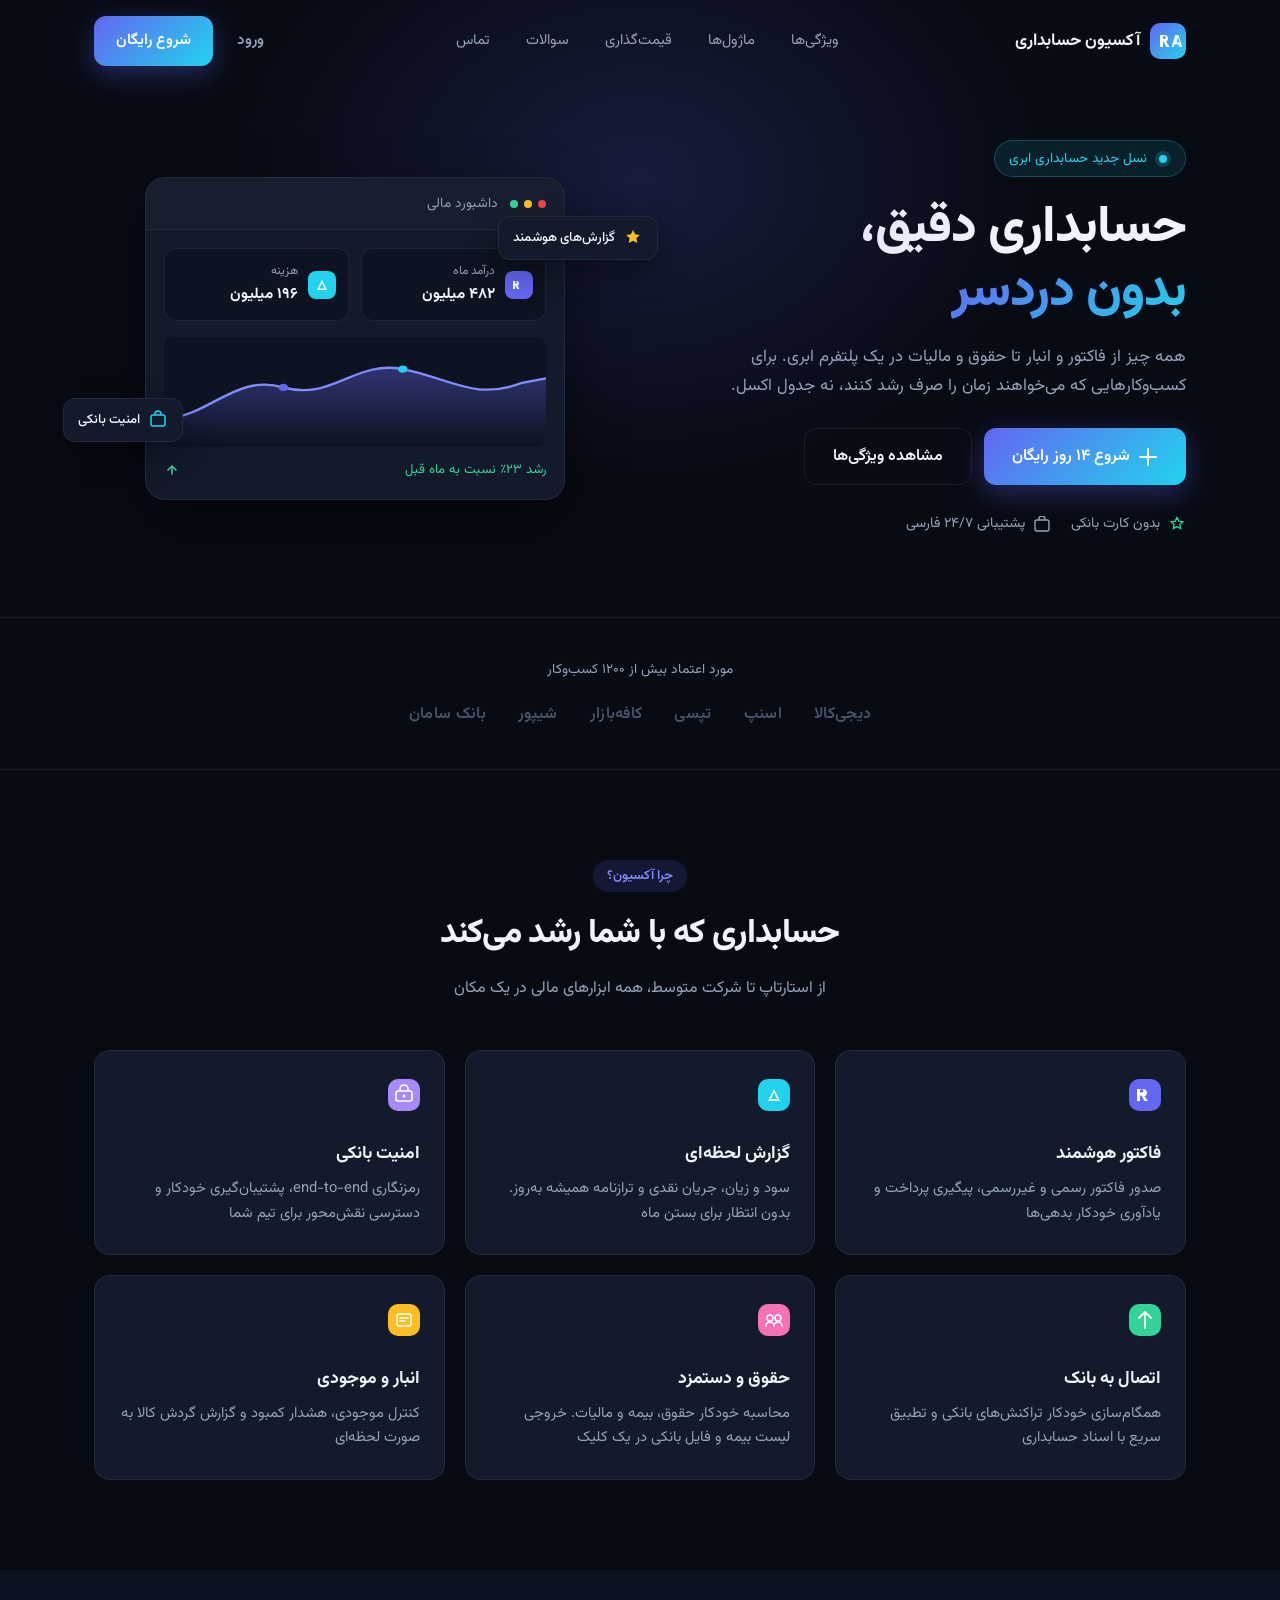
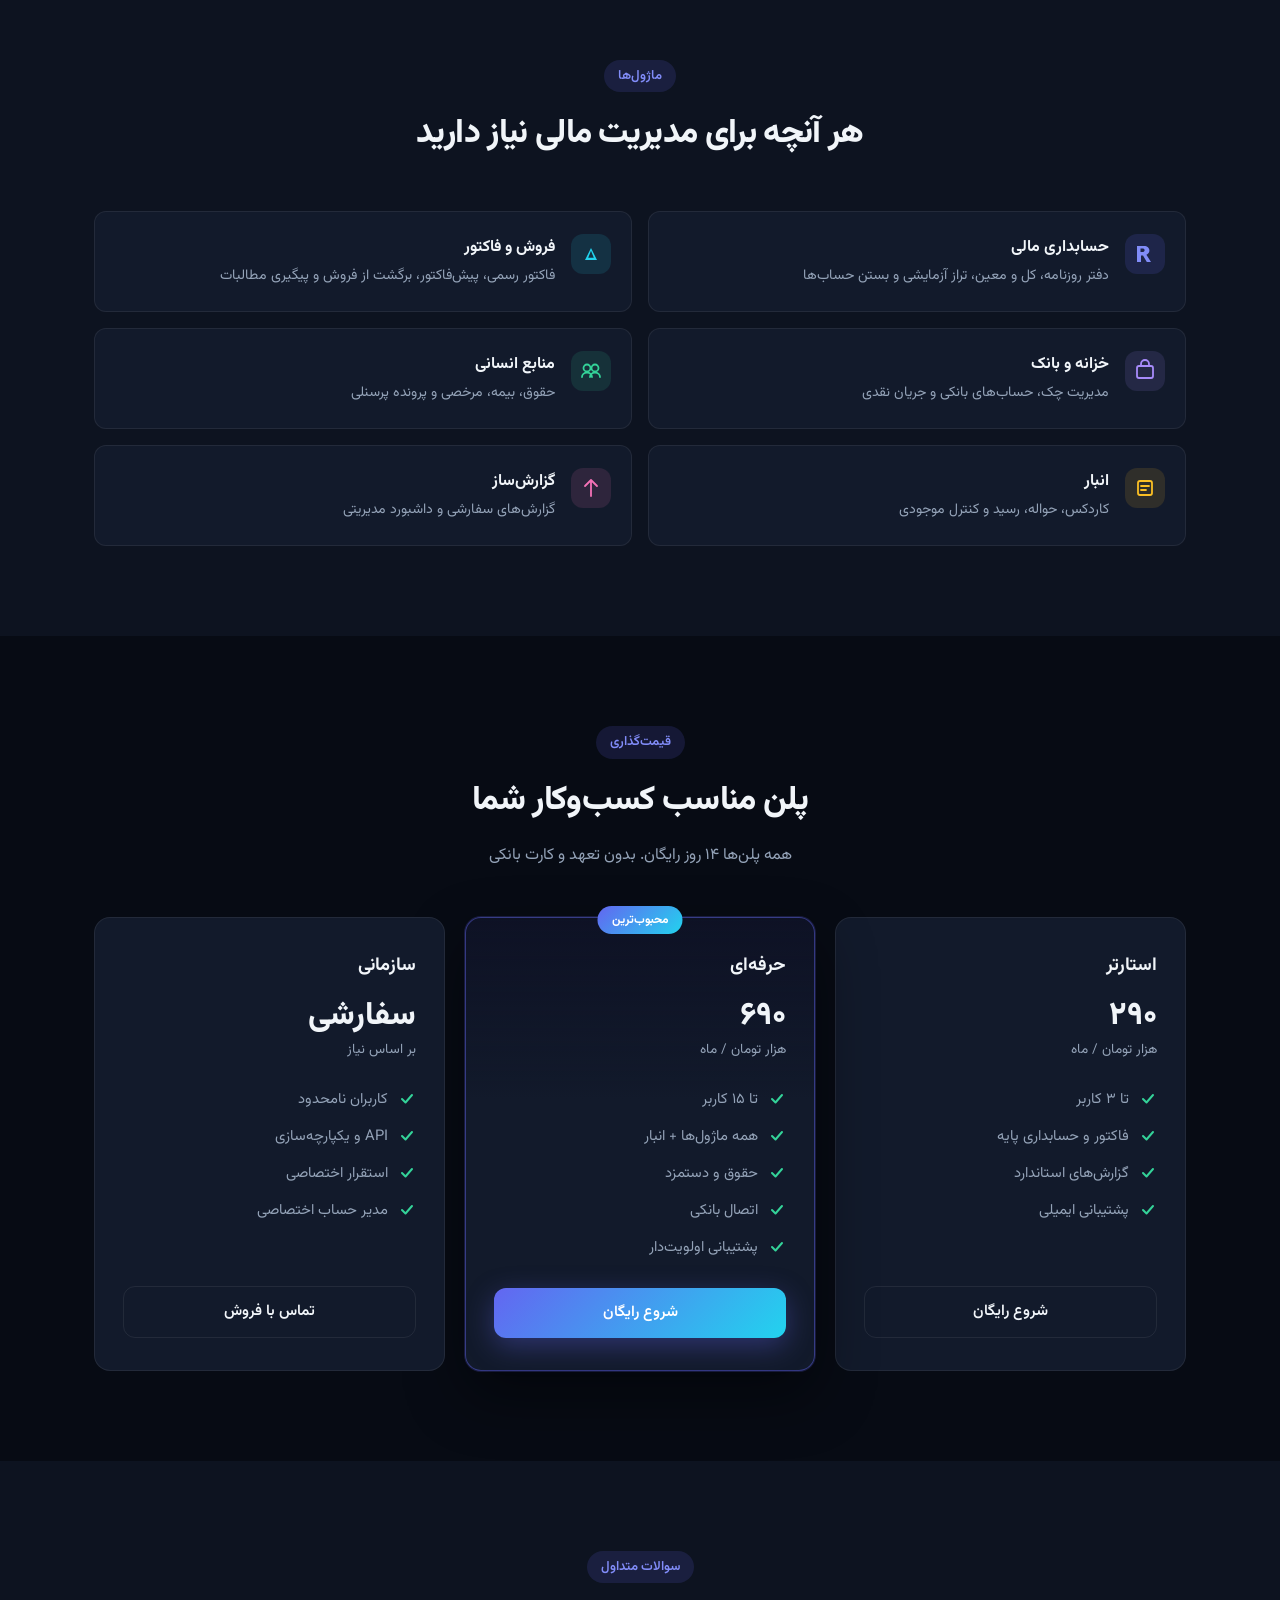
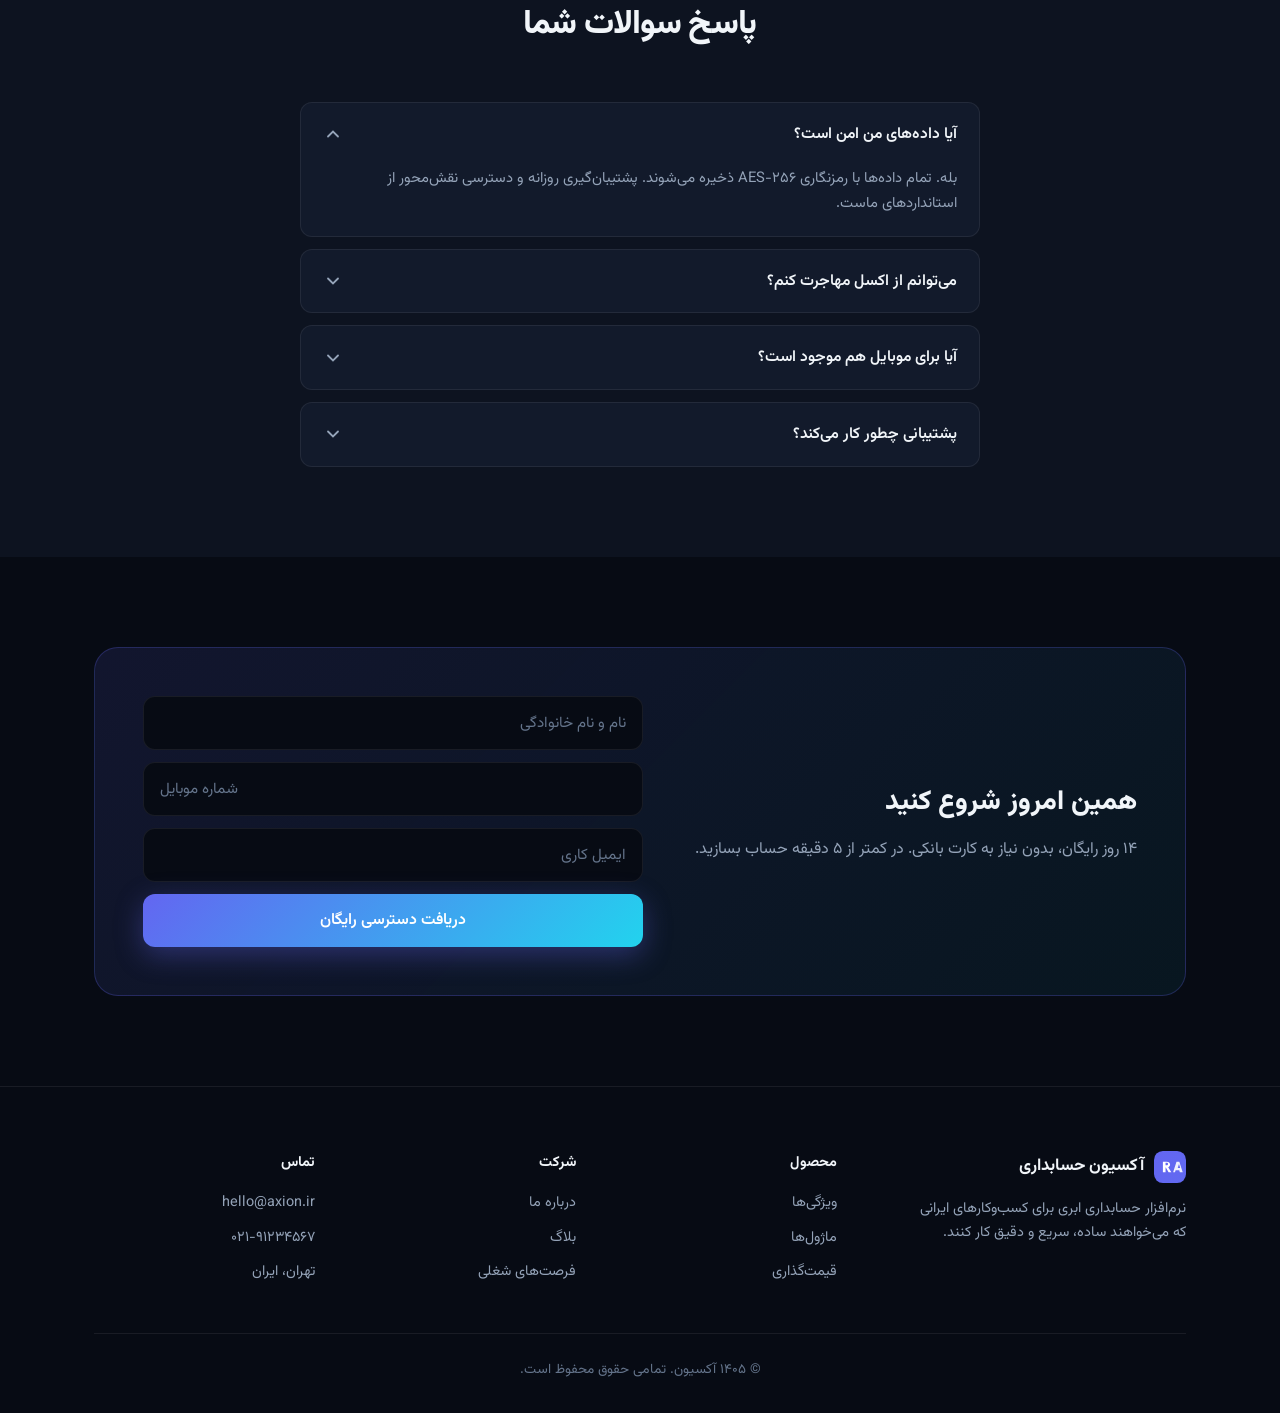
<file: landing/v3/index.html>
<!DOCTYPE html>
<html lang="fa" dir="rtl">
<head>
  <meta charset="UTF-8">
  <meta name="viewport" content="width=device-width, initial-scale=1.0">
  <title>آکسیون حسابداری | نرم‌افزار حسابداری ابری مدرن</title>
  <meta name="description" content="نرم‌افزار حسابداری ابری برای کسب‌وکارهای ایرانی. مدیریت مالی، فاکتور، انبار، حقوق و دستمزد و گزارش‌های لحظه‌ای با رابط کاربری مدرن.">
  <link rel="preconnect" href="https://fonts.googleapis.com">
  <link rel="preconnect" href="https://fonts.gstatic.com" crossorigin>
  <link href="https://fonts.googleapis.com/css2?family=Vazirmatn:wght@300;400;500;600;700;800&display=swap" rel="stylesheet">
  <link rel="stylesheet" href="styles.css">
</head>
<body>
  <!-- Header -->
  <header class="header" id="header">
    <div class="container header-inner">
      <a href="#" class="logo">
        <svg class="logo-svg" width="36" height="36" viewBox="0 0 36 36" fill="none" xmlns="http://www.w3.org/2000/svg">
          <rect width="36" height="36" rx="10" fill="url(#logoGrad)"/>
          <path d="M10 24V12h4.2c2.4 0 3.9 1.3 3.9 3.3 0 1.4-.8 2.5-2.1 2.9L19.5 24h-3.1l-3.1-5.4H13V24H10zm3-8.1h1.1c1.1 0 1.7-.5 1.7-1.4s-.6-1.3-1.7-1.3H13v2.7z" fill="#fff"/>
          <path d="M21.5 24l3.8-12h3.2l3.8 12h-3.2l-.7-2.4h-4.1l-.7 2.4h-3.1zm5.2-4.8h2.8l-1.4-4.7-1.4 4.7z" fill="#fff" opacity=".9"/>
          <defs>
            <linearGradient id="logoGrad" x1="0" y1="0" x2="36" y2="36" gradientUnits="userSpaceOnUse">
              <stop stop-color="#6366F1"/>
              <stop offset="1" stop-color="#22D3EE"/>
            </linearGradient>
          </defs>
        </svg>
        <span class="logo-text">آکسیون حسابداری</span>
      </a>
      <nav class="nav" id="nav">
        <a href="#features" class="nav-link">ویژگی‌ها</a>
        <a href="#modules" class="nav-link">ماژول‌ها</a>
        <a href="#pricing" class="nav-link">قیمت‌گذاری</a>
        <a href="#faq" class="nav-link">سوالات</a>
        <a href="#contact" class="nav-link">تماس</a>
      </nav>
      <div class="header-actions">
        <a href="#demo" class="btn btn-ghost">ورود</a>
        <a href="#demo" class="btn btn-primary">شروع رایگان</a>
        <button class="menu-toggle" id="menuToggle" aria-label="منو">
          <span></span><span></span><span></span>
        </button>
      </div>
    </div>
  </header>

  <!-- Hero -->
  <section class="hero">
    <div class="hero-glow"></div>
    <div class="container hero-grid">
      <div class="hero-content">
        <div class="hero-badge">
          <svg width="16" height="16" viewBox="0 0 16 16" fill="none">
            <circle cx="8" cy="8" r="8" fill="#22D3EE" opacity=".2"/>
            <circle cx="8" cy="8" r="4" fill="#22D3EE"/>
          </svg>
          نسل جدید حسابداری ابری
        </div>
        <h1 class="hero-title">
          حسابداری دقیق،<br>
          <span class="gradient-text">بدون دردسر</span>
        </h1>
        <p class="hero-desc">
          همه چیز از فاکتور و انبار تا حقوق و مالیات در یک پلتفرم ابری.
          برای کسب‌وکارهایی که می‌خواهند زمان را صرف رشد کنند، نه جدول اکسل.
        </p>
        <div class="hero-cta">
          <a href="#demo" class="btn btn-primary btn-lg">
            <svg width="20" height="20" viewBox="0 0 20 20" fill="none">
              <path d="M10 2v16M2 10h16" stroke="currentColor" stroke-width="2" stroke-linecap="round"/>
            </svg>
            شروع ۱۴ روز رایگان
          </a>
          <a href="#features" class="btn btn-outline btn-lg">مشاهده ویژگی‌ها</a>
        </div>
        <div class="hero-meta">
          <div class="meta-item">
            <svg width="18" height="18" viewBox="0 0 18 18" fill="none">
              <path d="M9 1.5l1.8 3.6 4 .6-2.9 2.8.7 4-3.6-1.9-3.6 1.9.7-4L3.2 5.7l4-.6L9 1.5z" stroke="#34D399" stroke-width="1.4" fill="none"/>
            </svg>
            بدون کارت بانکی
          </div>
          <div class="meta-item">
            <svg width="18" height="18" viewBox="0 0 18 18" fill="none">
              <rect x="2" y="4" width="14" height="11" rx="2" stroke="#94A3B8" stroke-width="1.4"/>
              <path d="M6 4V3a3 3 0 016 0v1" stroke="#94A3B8" stroke-width="1.4"/>
            </svg>
            پشتیبانی ۲۴/۷ فارسی
          </div>
        </div>
      </div>

      <!-- Hero visual with SVG dashboard mock -->
      <div class="hero-visual">
        <div class="dash-card">
          <div class="dash-header">
            <div class="dash-dots">
              <span></span><span></span><span></span>
            </div>
            <span class="dash-title">داشبورد مالی</span>
          </div>
          <div class="dash-body">
            <div class="dash-row">
              <div class="mini-card">
                <svg width="28" height="28" viewBox="0 0 28 28" fill="none">
                  <rect width="28" height="28" rx="8" fill="url(#g1)"/>
                  <path d="M8 18V10h3.2c1.8 0 2.9.9 2.9 2.4 0 1-.6 1.8-1.6 2.1L14.5 18h-2.3l-2.2-3.8H10V18H8zm2.2-5.6h.8c.8 0 1.2-.4 1.2-1s-.4-.9-1.2-.9h-.8v1.9z" fill="#fff"/>
                  <defs>
                    <linearGradient id="g1" x1="0" y1="0" x2="28" y2="28">
                      <stop stop-color="#6366F1"/><stop offset="1" stop-color="#818CF8"/>
                    </linearGradient>
                  </defs>
                </svg>
                <div>
                  <span class="mini-label">درآمد ماه</span>
                  <span class="mini-value">۴۸۲ میلیون</span>
                </div>
              </div>
              <div class="mini-card">
                <svg width="28" height="28" viewBox="0 0 28 28" fill="none">
                  <rect width="28" height="28" rx="8" fill="url(#g2)"/>
                  <path d="M9 19l5-10 5 10H9zm2.3-1.5h5.4L14 11.8 11.3 17.5z" fill="#fff"/>
                  <defs>
                    <linearGradient id="g2" x1="0" y1="0" x2="28" y2="28">
                      <stop stop-color="#22D3EE"/><stop offset="1" stop-color="#06B6D4"/>
                    </linearGradient>
                  </defs>
                </svg>
                <div>
                  <span class="mini-label">هزینه</span>
                  <span class="mini-value">۱۹۶ میلیون</span>
                </div>
              </div>
            </div>
            <!-- Chart SVG -->
            <div class="chart-wrap">
              <svg viewBox="0 0 320 120" class="chart-svg" preserveAspectRatio="none">
                <defs>
                  <linearGradient id="areaGrad" x1="0" y1="0" x2="0" y2="1">
                    <stop offset="0%" stop-color="#6366F1" stop-opacity=".4"/>
                    <stop offset="100%" stop-color="#6366F1" stop-opacity="0"/>
                  </linearGradient>
                </defs>
                <path d="M0 90 C40 85, 60 40, 100 55 C140 70, 160 25, 200 35 C240 45, 260 70, 300 50 L320 45 L320 120 L0 120 Z" fill="url(#areaGrad)"/>
                <path d="M0 90 C40 85, 60 40, 100 55 C140 70, 160 25, 200 35 C240 45, 260 70, 300 50 L320 45" fill="none" stroke="#818CF8" stroke-width="2.5" stroke-linecap="round"/>
                <circle cx="100" cy="55" r="4" fill="#6366F1"/>
                <circle cx="200" cy="35" r="4" fill="#22D3EE"/>
              </svg>
            </div>
            <div class="dash-footer">
              <span>رشد ۲۳٪ نسبت به ماه قبل</span>
              <svg width="16" height="16" viewBox="0 0 16 16" fill="none">
                <path d="M8 12V4M4 8l4-4 4 4" stroke="#34D399" stroke-width="1.6" stroke-linecap="round" stroke-linejoin="round"/>
              </svg>
            </div>
          </div>
        </div>
        <!-- floating badges -->
        <div class="float-badge badge-1">
          <svg width="20" height="20" viewBox="0 0 20 20" fill="none">
            <path d="M10 2l2.1 4.3 4.7.7-3.4 3.3.8 4.7L10 12.8 5.8 15l.8-4.7-3.4-3.3 4.7-.7L10 2z" fill="#FBBF24"/>
          </svg>
          گزارش‌های هوشمند
        </div>
        <div class="float-badge badge-2">
          <svg width="20" height="20" viewBox="0 0 20 20" fill="none">
            <rect x="3" y="5" width="14" height="11" rx="2" stroke="#22D3EE" stroke-width="1.5"/>
            <path d="M7 5V4a3 3 0 016 0v1" stroke="#22D3EE" stroke-width="1.5"/>
          </svg>
          امنیت بانکی
        </div>
      </div>
    </div>
  </section>

  <!-- Trust strip -->
  <section class="trust">
    <div class="container">
      <p class="trust-label">مورد اعتماد بیش از ۱۲۰۰ کسب‌وکار</p>
      <div class="trust-logos">
        <span>دیجی‌کالا</span>
        <span>اسنپ</span>
        <span>تپسی</span>
        <span>کافه‌بازار</span>
        <span>شیپور</span>
        <span>بانک سامان</span>
      </div>
    </div>
  </section>

  <!-- Features -->
  <section class="features" id="features">
    <div class="container">
      <div class="section-header">
        <span class="section-tag">چرا آکسیون؟</span>
        <h2 class="section-title">حسابداری که با شما رشد می‌کند</h2>
        <p class="section-desc">از استارتاپ تا شرکت متوسط، همه ابزارهای مالی در یک مکان</p>
      </div>
      <div class="features-grid">
        <article class="feature-card">
          <div class="feature-icon">
            <svg width="32" height="32" viewBox="0 0 32 32" fill="none">
              <rect width="32" height="32" rx="10" fill="url(#f1)"/>
              <path d="M8 22V10h5.5c2.8 0 4.5 1.5 4.5 3.8 0 1.6-1 2.9-2.5 3.4L19 22h-3.5l-3.2-5.5H11V22H8zm3-8.5h1.5c1.2 0 1.9-.6 1.9-1.5s-.7-1.4-1.9-1.4H11v2.9z" fill="#fff"/>
              <defs>
                <linearGradient id="f1" x1="0" y1="0" x2="32" y2="32"><stop stop-color="#6366F1"/><stop offset="1" stop-color="#818CF8"/></linearGradient>
              </defs>
            </svg>
          </div>
          <h3>فاکتور هوشمند</h3>
          <p>صدور فاکتور رسمی و غیررسمی، پیگیری پرداخت و یادآوری خودکار بدهی‌ها</p>
        </article>
        <article class="feature-card">
          <div class="feature-icon">
            <svg width="32" height="32" viewBox="0 0 32 32" fill="none">
              <rect width="32" height="32" rx="10" fill="url(#f2)"/>
              <path d="M10 22l6-12 6 12H10zm2.8-2h6.4L16 13.5 12.8 20z" fill="#fff"/>
              <defs>
                <linearGradient id="f2" x1="0" y1="0" x2="32" y2="32"><stop stop-color="#22D3EE"/><stop offset="1" stop-color="#06B6D4"/></linearGradient>
              </defs>
            </svg>
          </div>
          <h3>گزارش لحظه‌ای</h3>
          <p>سود و زیان، جریان نقدی و ترازنامه همیشه به‌روز. بدون انتظار برای بستن ماه</p>
        </article>
        <article class="feature-card">
          <div class="feature-icon">
            <svg width="32" height="32" viewBox="0 0 32 32" fill="none">
              <rect width="32" height="32" rx="10" fill="url(#f3)"/>
              <rect x="8" y="12" width="16" height="10" rx="2" stroke="#fff" stroke-width="1.6"/>
              <path d="M12 12V10a4 4 0 018 0v2" stroke="#fff" stroke-width="1.6"/>
              <circle cx="16" cy="17" r="1.5" fill="#fff"/>
              <defs>
                <linearGradient id="f3" x1="0" y1="0" x2="32" y2="32"><stop stop-color="#A78BFA"/><stop offset="1" stop-color="#8B5CF6"/></linearGradient>
              </defs>
            </svg>
          </div>
          <h3>امنیت بانکی</h3>
          <p>رمزنگاری end-to-end، پشتیبان‌گیری خودکار و دسترسی نقش‌محور برای تیم شما</p>
        </article>
        <article class="feature-card">
          <div class="feature-icon">
            <svg width="32" height="32" viewBox="0 0 32 32" fill="none">
              <rect width="32" height="32" rx="10" fill="url(#f4)"/>
              <path d="M16 8v16M10 14l6-6 6 6" stroke="#fff" stroke-width="1.8" stroke-linecap="round" stroke-linejoin="round"/>
              <defs>
                <linearGradient id="f4" x1="0" y1="0" x2="32" y2="32"><stop stop-color="#34D399"/><stop offset="1" stop-color="#10B981"/></linearGradient>
              </defs>
            </svg>
          </div>
          <h3>اتصال به بانک</h3>
          <p>همگام‌سازی خودکار تراکنش‌های بانکی و تطبیق سریع با اسناد حسابداری</p>
        </article>
        <article class="feature-card">
          <div class="feature-icon">
            <svg width="32" height="32" viewBox="0 0 32 32" fill="none">
              <rect width="32" height="32" rx="10" fill="url(#f5)"/>
              <circle cx="12" cy="14" r="3" stroke="#fff" stroke-width="1.5"/>
              <circle cx="20" cy="14" r="3" stroke="#fff" stroke-width="1.5"/>
              <path d="M8 22c0-2.2 1.8-4 4-4h0c2.2 0 4 1.8 4 4M16 22c0-2.2 1.8-4 4-4h0c2.2 0 4 1.8 4 4" stroke="#fff" stroke-width="1.5" stroke-linecap="round"/>
              <defs>
                <linearGradient id="f5" x1="0" y1="0" x2="32" y2="32"><stop stop-color="#F472B6"/><stop offset="1" stop-color="#EC4899"/></linearGradient>
              </defs>
            </svg>
          </div>
          <h3>حقوق و دستمزد</h3>
          <p>محاسبه خودکار حقوق، بیمه و مالیات. خروجی لیست بیمه و فایل بانکی در یک کلیک</p>
        </article>
        <article class="feature-card">
          <div class="feature-icon">
            <svg width="32" height="32" viewBox="0 0 32 32" fill="none">
              <rect width="32" height="32" rx="10" fill="url(#f6)"/>
              <rect x="9" y="10" width="14" height="12" rx="2" stroke="#fff" stroke-width="1.5"/>
              <path d="M12 14h8M12 17h5" stroke="#fff" stroke-width="1.5" stroke-linecap="round"/>
              <defs>
                <linearGradient id="f6" x1="0" y1="0" x2="32" y2="32"><stop stop-color="#FBBF24"/><stop offset="1" stop-color="#F59E0B"/></linearGradient>
              </defs>
            </svg>
          </div>
          <h3>انبار و موجودی</h3>
          <p>کنترل موجودی، هشدار کمبود و گزارش گردش کالا به صورت لحظه‌ای</p>
        </article>
      </div>
    </div>
  </section>

  <!-- Modules -->
  <section class="modules" id="modules">
    <div class="container">
      <div class="section-header">
        <span class="section-tag">ماژول‌ها</span>
        <h2 class="section-title">هر آنچه برای مدیریت مالی نیاز دارید</h2>
      </div>
      <div class="modules-grid">
        <div class="module-item">
          <div class="module-icon">
            <svg width="40" height="40" viewBox="0 0 40 40" fill="none">
              <rect width="40" height="40" rx="12" fill="rgba(99,102,241,.15)"/>
              <path d="M12 28V12h7c3.3 0 5.4 1.8 5.4 4.6 0 2-1.2 3.5-3 4.1L26 28h-4.2l-3.8-6.5H16V28h-4zm3.5-10h1.8c1.5 0 2.3-.7 2.3-1.8s-.8-1.7-2.3-1.7h-1.8v3.5z" fill="#818CF8"/>
            </svg>
          </div>
          <div>
            <h4>حسابداری مالی</h4>
            <p>دفتر روزنامه، کل و معین، تراز آزمایشی و بستن حساب‌ها</p>
          </div>
        </div>
        <div class="module-item">
          <div class="module-icon">
            <svg width="40" height="40" viewBox="0 0 40 40" fill="none">
              <rect width="40" height="40" rx="12" fill="rgba(34,211,238,.12)"/>
              <path d="M14 26l6-12 6 12H14zm3.2-2.2h5.6L20 16.8l-2.8 7z" fill="#22D3EE"/>
            </svg>
          </div>
          <div>
            <h4>فروش و فاکتور</h4>
            <p>فاکتور رسمی، پیش‌فاکتور، برگشت از فروش و پیگیری مطالبات</p>
          </div>
        </div>
        <div class="module-item">
          <div class="module-icon">
            <svg width="40" height="40" viewBox="0 0 40 40" fill="none">
              <rect width="40" height="40" rx="12" fill="rgba(167,139,250,.12)"/>
              <rect x="12" y="15" width="16" height="12" rx="2" stroke="#A78BFA" stroke-width="1.8"/>
              <path d="M16 15v-2a4 4 0 018 0v2" stroke="#A78BFA" stroke-width="1.8"/>
            </svg>
          </div>
          <div>
            <h4>خزانه و بانک</h4>
            <p>مدیریت چک، حساب‌های بانکی و جریان نقدی</p>
          </div>
        </div>
        <div class="module-item">
          <div class="module-icon">
            <svg width="40" height="40" viewBox="0 0 40 40" fill="none">
              <rect width="40" height="40" rx="12" fill="rgba(52,211,153,.12)"/>
              <circle cx="16" cy="17" r="3.5" stroke="#34D399" stroke-width="1.8"/>
              <circle cx="24" cy="17" r="3.5" stroke="#34D399" stroke-width="1.8"/>
              <path d="M11 26c0-2.5 2.2-4.5 5-4.5s5 2 5 4.5M19 26c0-2.5 2.2-4.5 5-4.5s5 2 5 4.5" stroke="#34D399" stroke-width="1.8" stroke-linecap="round"/>
            </svg>
          </div>
          <div>
            <h4>منابع انسانی</h4>
            <p>حقوق، بیمه، مرخصی و پرونده پرسنلی</p>
          </div>
        </div>
        <div class="module-item">
          <div class="module-icon">
            <svg width="40" height="40" viewBox="0 0 40 40" fill="none">
              <rect width="40" height="40" rx="12" fill="rgba(251,191,36,.12)"/>
              <rect x="13" y="13" width="14" height="14" rx="2" stroke="#FBBF24" stroke-width="1.8"/>
              <path d="M16 18h8M16 22h5" stroke="#FBBF24" stroke-width="1.8" stroke-linecap="round"/>
            </svg>
          </div>
          <div>
            <h4>انبار</h4>
            <p>کاردکس، حواله، رسید و کنترل موجودی</p>
          </div>
        </div>
        <div class="module-item">
          <div class="module-icon">
            <svg width="40" height="40" viewBox="0 0 40 40" fill="none">
              <rect width="40" height="40" rx="12" fill="rgba(244,114,182,.12)"/>
              <path d="M20 12v16M14 18l6-6 6 6" stroke="#F472B6" stroke-width="1.8" stroke-linecap="round" stroke-linejoin="round"/>
            </svg>
          </div>
          <div>
            <h4>گزارش‌ساز</h4>
            <p>گزارش‌های سفارشی و داشبورد مدیریتی</p>
          </div>
        </div>
      </div>
    </div>
  </section>

  <!-- Pricing -->
  <section class="pricing" id="pricing">
    <div class="container">
      <div class="section-header">
        <span class="section-tag">قیمت‌گذاری</span>
        <h2 class="section-title">پلن مناسب کسب‌وکار شما</h2>
        <p class="section-desc">همه پلن‌ها ۱۴ روز رایگان. بدون تعهد و کارت بانکی</p>
      </div>
      <div class="pricing-grid">
        <div class="price-card">
          <h3>استارتر</h3>
          <div class="price">
            <span class="amount">۲۹۰</span>
            <span class="unit">هزار تومان / ماه</span>
          </div>
          <ul class="price-features">
            <li>
              <svg width="18" height="18" viewBox="0 0 18 18" fill="none"><path d="M4 9l3.5 3.5L14 5" stroke="#34D399" stroke-width="2" stroke-linecap="round" stroke-linejoin="round"/></svg>
              تا ۳ کاربر
            </li>
            <li>
              <svg width="18" height="18" viewBox="0 0 18 18" fill="none"><path d="M4 9l3.5 3.5L14 5" stroke="#34D399" stroke-width="2" stroke-linecap="round" stroke-linejoin="round"/></svg>
              فاکتور و حسابداری پایه
            </li>
            <li>
              <svg width="18" height="18" viewBox="0 0 18 18" fill="none"><path d="M4 9l3.5 3.5L14 5" stroke="#34D399" stroke-width="2" stroke-linecap="round" stroke-linejoin="round"/></svg>
              گزارش‌های استاندارد
            </li>
            <li>
              <svg width="18" height="18" viewBox="0 0 18 18" fill="none"><path d="M4 9l3.5 3.5L14 5" stroke="#34D399" stroke-width="2" stroke-linecap="round" stroke-linejoin="round"/></svg>
              پشتیبانی ایمیلی
            </li>
          </ul>
          <a href="#demo" class="btn btn-outline btn-block">شروع رایگان</a>
        </div>
        <div class="price-card featured">
          <div class="popular">محبوب‌ترین</div>
          <h3>حرفه‌ای</h3>
          <div class="price">
            <span class="amount">۶۹۰</span>
            <span class="unit">هزار تومان / ماه</span>
          </div>
          <ul class="price-features">
            <li>
              <svg width="18" height="18" viewBox="0 0 18 18" fill="none"><path d="M4 9l3.5 3.5L14 5" stroke="#34D399" stroke-width="2" stroke-linecap="round" stroke-linejoin="round"/></svg>
              تا ۱۵ کاربر
            </li>
            <li>
              <svg width="18" height="18" viewBox="0 0 18 18" fill="none"><path d="M4 9l3.5 3.5L14 5" stroke="#34D399" stroke-width="2" stroke-linecap="round" stroke-linejoin="round"/></svg>
              همه ماژول‌ها + انبار
            </li>
            <li>
              <svg width="18" height="18" viewBox="0 0 18 18" fill="none"><path d="M4 9l3.5 3.5L14 5" stroke="#34D399" stroke-width="2" stroke-linecap="round" stroke-linejoin="round"/></svg>
              حقوق و دستمزد
            </li>
            <li>
              <svg width="18" height="18" viewBox="0 0 18 18" fill="none"><path d="M4 9l3.5 3.5L14 5" stroke="#34D399" stroke-width="2" stroke-linecap="round" stroke-linejoin="round"/></svg>
              اتصال بانکی
            </li>
            <li>
              <svg width="18" height="18" viewBox="0 0 18 18" fill="none"><path d="M4 9l3.5 3.5L14 5" stroke="#34D399" stroke-width="2" stroke-linecap="round" stroke-linejoin="round"/></svg>
              پشتیبانی اولویت‌دار
            </li>
          </ul>
          <a href="#demo" class="btn btn-primary btn-block">شروع رایگان</a>
        </div>
        <div class="price-card">
          <h3>سازمانی</h3>
          <div class="price">
            <span class="amount">سفارشی</span>
            <span class="unit">بر اساس نیاز</span>
          </div>
          <ul class="price-features">
            <li>
              <svg width="18" height="18" viewBox="0 0 18 18" fill="none"><path d="M4 9l3.5 3.5L14 5" stroke="#34D399" stroke-width="2" stroke-linecap="round" stroke-linejoin="round"/></svg>
              کاربران نامحدود
            </li>
            <li>
              <svg width="18" height="18" viewBox="0 0 18 18" fill="none"><path d="M4 9l3.5 3.5L14 5" stroke="#34D399" stroke-width="2" stroke-linecap="round" stroke-linejoin="round"/></svg>
              API و یکپارچه‌سازی
            </li>
            <li>
              <svg width="18" height="18" viewBox="0 0 18 18" fill="none"><path d="M4 9l3.5 3.5L14 5" stroke="#34D399" stroke-width="2" stroke-linecap="round" stroke-linejoin="round"/></svg>
              استقرار اختصاصی
            </li>
            <li>
              <svg width="18" height="18" viewBox="0 0 18 18" fill="none"><path d="M4 9l3.5 3.5L14 5" stroke="#34D399" stroke-width="2" stroke-linecap="round" stroke-linejoin="round"/></svg>
              مدیر حساب اختصاصی
            </li>
          </ul>
          <a href="#contact" class="btn btn-outline btn-block">تماس با فروش</a>
        </div>
      </div>
    </div>
  </section>

  <!-- FAQ -->
  <section class="faq" id="faq">
    <div class="container">
      <div class="section-header">
        <span class="section-tag">سوالات متداول</span>
        <h2 class="section-title">پاسخ سوالات شما</h2>
      </div>
      <div class="faq-list">
        <details class="faq-item" open>
          <summary>
            آیا داده‌های من امن است؟
            <svg width="20" height="20" viewBox="0 0 20 20" fill="none"><path d="M5 7.5l5 5 5-5" stroke="currentColor" stroke-width="1.8" stroke-linecap="round"/></svg>
          </summary>
          <p>بله. تمام داده‌ها با رمزنگاری AES-۲۵۶ ذخیره می‌شوند. پشتیبان‌گیری روزانه و دسترسی نقش‌محور از استانداردهای ماست.</p>
        </details>
        <details class="faq-item">
          <summary>
            می‌توانم از اکسل مهاجرت کنم؟
            <svg width="20" height="20" viewBox="0 0 20 20" fill="none"><path d="M5 7.5l5 5 5-5" stroke="currentColor" stroke-width="1.8" stroke-linecap="round"/></svg>
          </summary>
          <p>بله. ابزار واردات اکسل و CSV داریم و تیم پشتیبانی در مهاجرت داده‌ها همراه شماست.</p>
        </details>
        <details class="faq-item">
          <summary>
            آیا برای موبایل هم موجود است؟
            <svg width="20" height="20" viewBox="0 0 20 20" fill="none"><path d="M5 7.5l5 5 5-5" stroke="currentColor" stroke-width="1.8" stroke-linecap="round"/></svg>
          </summary>
          <p>رابط وب کاملاً واکنش‌گراست. اپلیکیشن موبایل اندروید و iOS نیز در حال توسعه است.</p>
        </details>
        <details class="faq-item">
          <summary>
            پشتیبانی چطور کار می‌کند؟
            <svg width="20" height="20" viewBox="0 0 20 20" fill="none"><path d="M5 7.5l5 5 5-5" stroke="currentColor" stroke-width="1.8" stroke-linecap="round"/></svg>
          </summary>
          <p>چت، تیکت و تماس تلفنی به زبان فارسی. پلن‌های بالاتر اولویت پاسخگویی دارند.</p>
        </details>
      </div>
    </div>
  </section>

  <!-- CTA / Demo -->
  <section class="cta" id="demo">
    <div class="container">
      <div class="cta-card">
        <div class="cta-content">
          <h2>همین امروز شروع کنید</h2>
          <p>۱۴ روز رایگان، بدون نیاز به کارت بانکی. در کمتر از ۵ دقیقه حساب بسازید.</p>
        </div>
        <form class="cta-form" id="demoForm">
          <input type="text" name="name" placeholder="نام و نام خانوادگی" required>
          <input type="tel" name="phone" placeholder="شماره موبایل" required>
          <input type="email" name="email" placeholder="ایمیل کاری" required>
          <button type="submit" class="btn btn-primary btn-lg">دریافت دسترسی رایگان</button>
        </form>
      </div>
    </div>
  </section>

  <!-- Footer -->
  <footer class="footer" id="contact">
    <div class="container">
      <div class="footer-grid">
        <div class="footer-brand">
          <a href="#" class="logo">
            <svg class="logo-svg" width="32" height="32" viewBox="0 0 36 36" fill="none">
              <rect width="36" height="36" rx="10" fill="url(#logoGrad2)"/>
              <path d="M10 24V12h4.2c2.4 0 3.9 1.3 3.9 3.3 0 1.4-.8 2.5-2.1 2.9L19.5 24h-3.1l-3.1-5.4H13V24H10zm3-8.1h1.1c1.1 0 1.7-.5 1.7-1.4s-.6-1.3-1.7-1.3H13v2.7z" fill="#fff"/>
              <path d="M21.5 24l3.8-12h3.2l3.8 12h-3.2l-.7-2.4h-4.1l-.7 2.4h-3.1zm5.2-4.8h2.8l-1.4-4.7-1.4 4.7z" fill="#fff" opacity=".9"/>
              <defs>
                <linearGradient id="logoGrad2" x1="0" y1="0" x2="36" y2="36">
                  <stop stop-color="#6366F1"/><stop offset="1" stop-color="#22D3EE"/>
                </linearGradient>
              </defs>
            </svg>
            <span class="logo-text">آکسیون حسابداری</span>
          </a>
          <p>نرم‌افزار حسابداری ابری برای کسب‌وکارهای ایرانی که می‌خواهند ساده، سریع و دقیق کار کنند.</p>
        </div>
        <div class="footer-links">
          <h4>محصول</h4>
          <a href="#features">ویژگی‌ها</a>
          <a href="#modules">ماژول‌ها</a>
          <a href="#pricing">قیمت‌گذاری</a>
        </div>
        <div class="footer-links">
          <h4>شرکت</h4>
          <a href="#">درباره ما</a>
          <a href="#">بلاگ</a>
          <a href="#">فرصت‌های شغلی</a>
        </div>
        <div class="footer-links">
          <h4>تماس</h4>
          <a href="mailto:hello@axion.ir">hello@axion.ir</a>
          <a href="tel:+982191234567">۰۲۱-۹۱۲۳۴۵۶۷</a>
          <span>تهران، ایران</span>
        </div>
      </div>
      <div class="footer-bottom">
        <span>© ۱۴۰۵ آکسیون. تمامی حقوق محفوظ است.</span>
      </div>
    </div>
  </footer>

  <script src="script.js"></script>
</body>
</html>
</file>
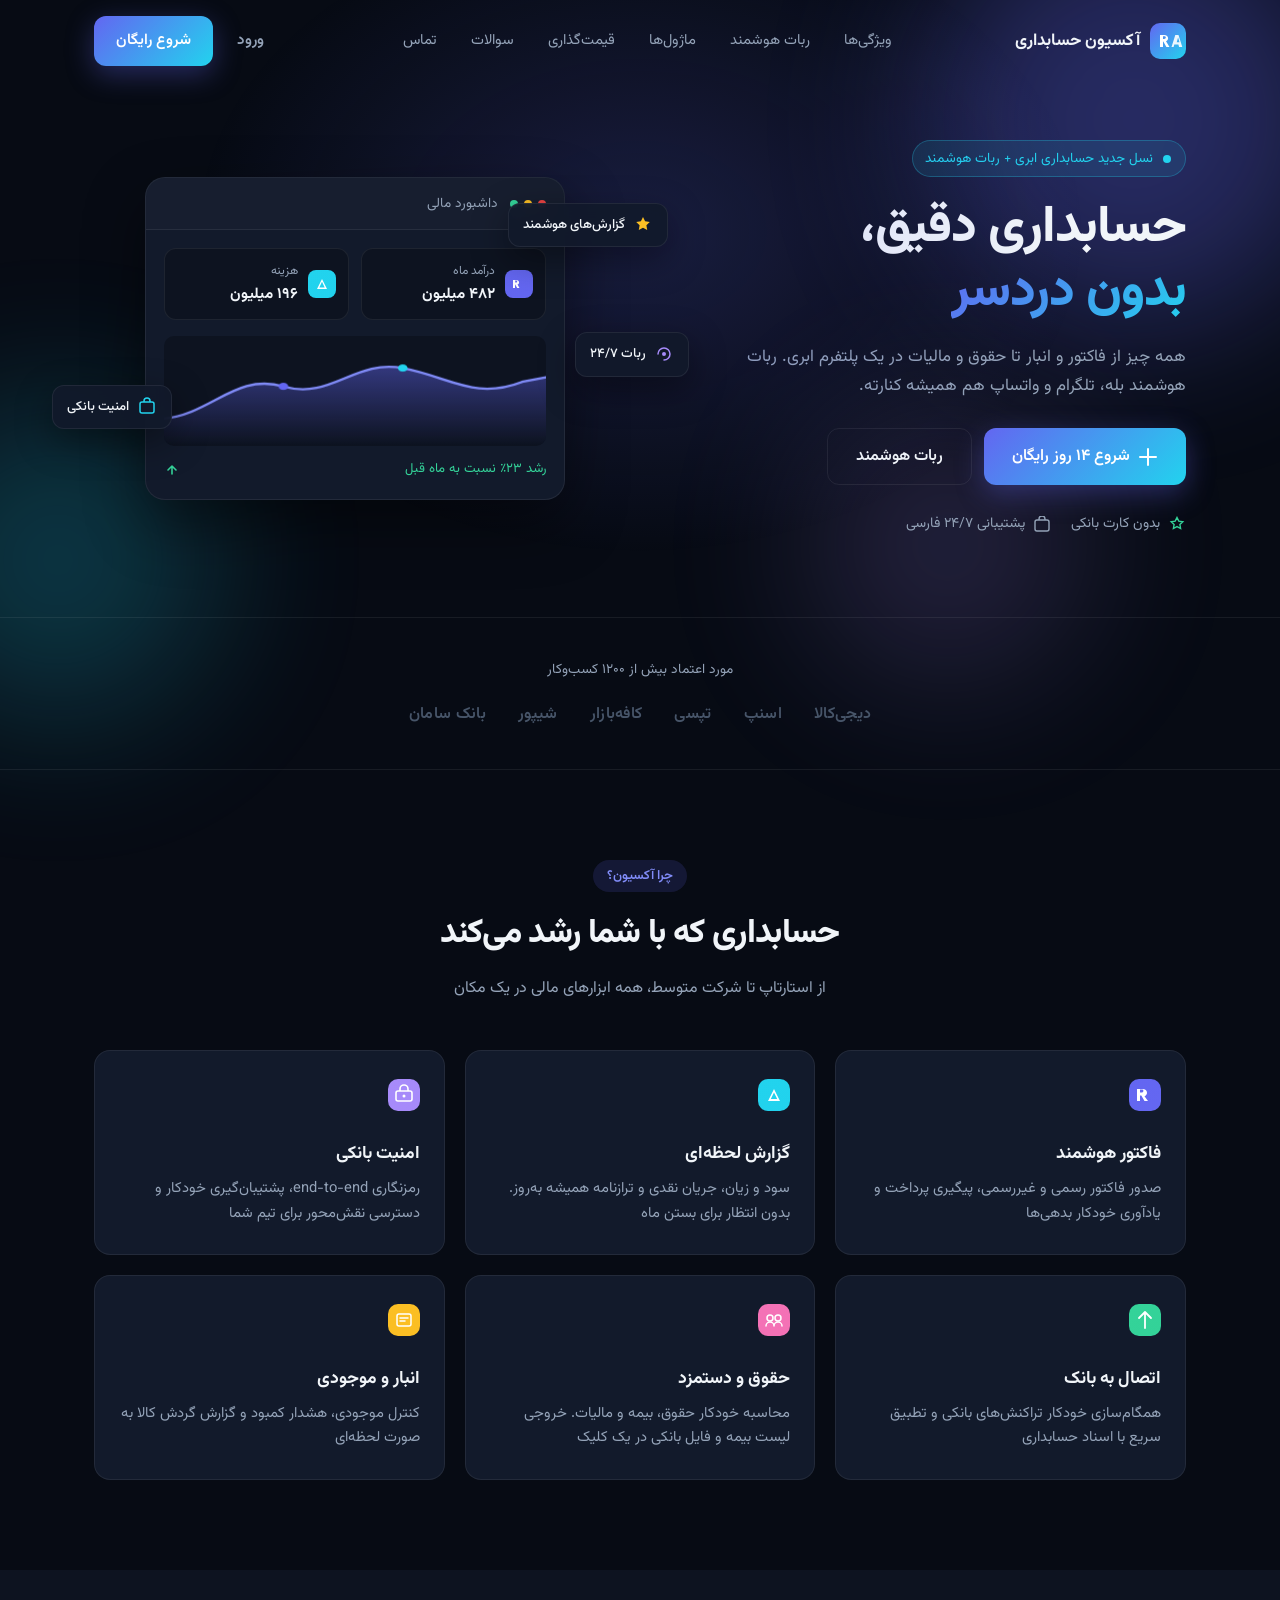
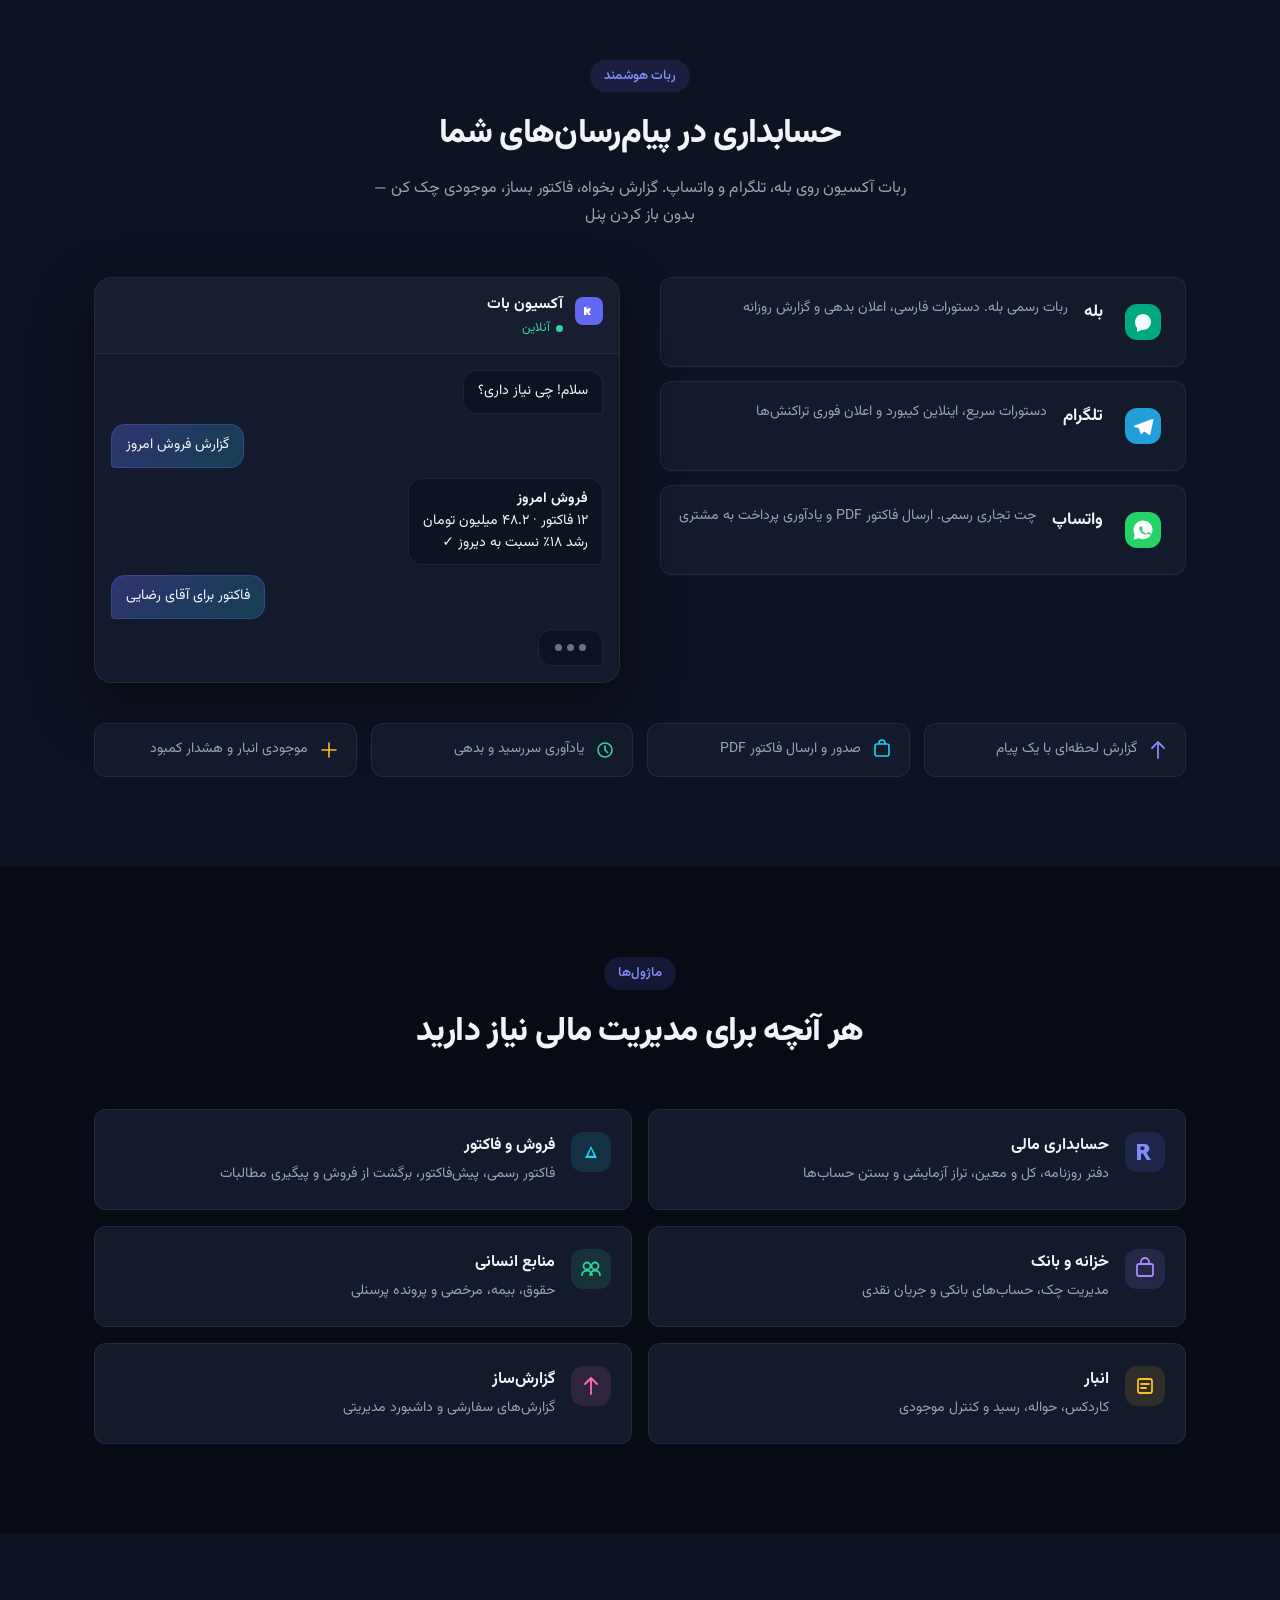
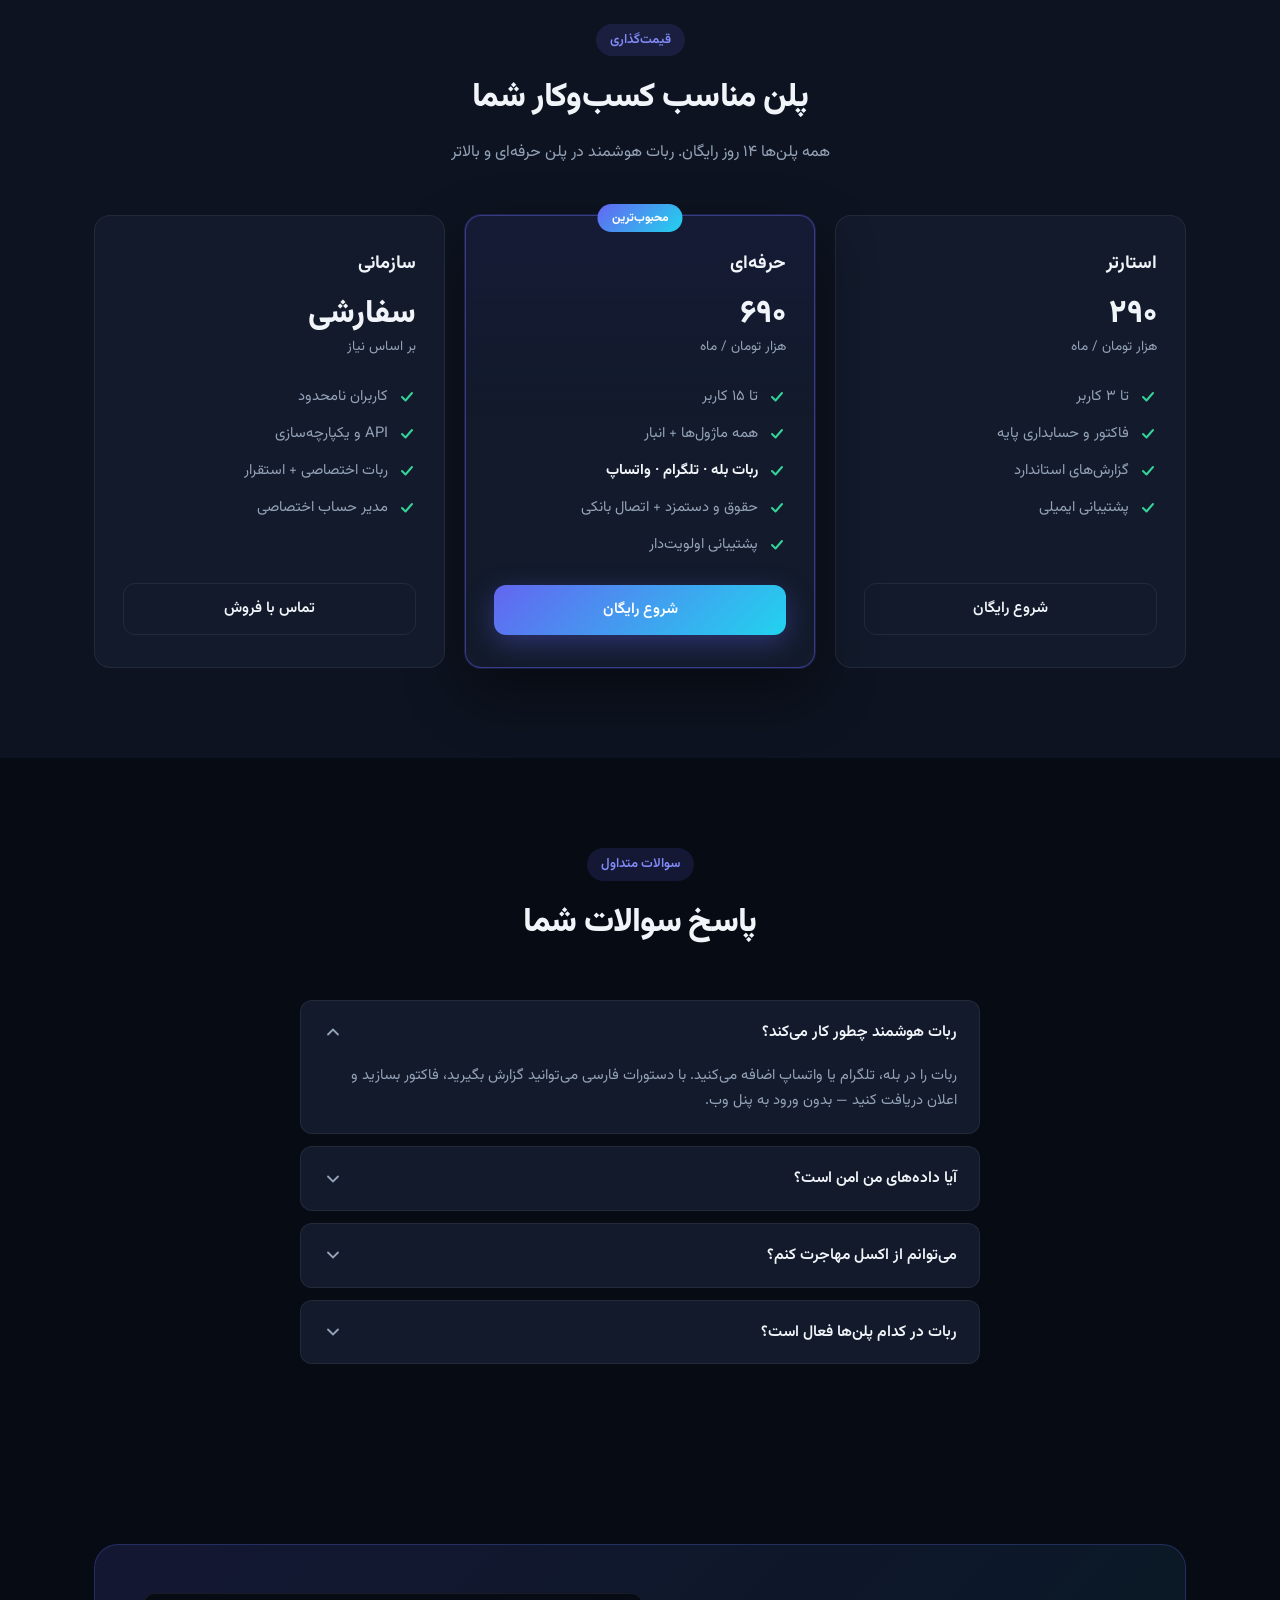
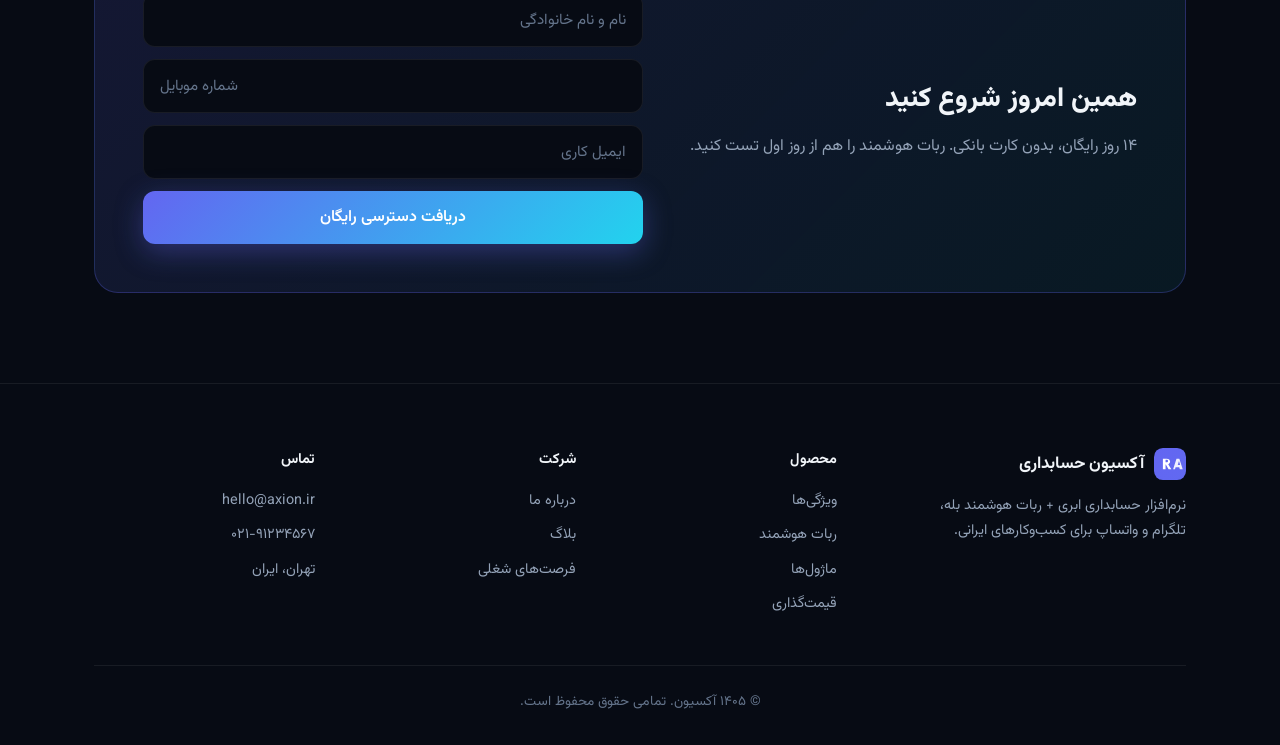
<file: landing/v4/index.html>
<!DOCTYPE html>
<html lang="fa" dir="rtl">
<head>
  <meta charset="UTF-8">
  <meta name="viewport" content="width=device-width, initial-scale=1.0">
  <title>آکسیون حسابداری | نرم‌افزار حسابداری ابری + ربات هوشمند</title>
  <meta name="description" content="نرم‌افزار حسابداری ابری با ربات هوشمند بله، تلگرام و واتساپ. مدیریت مالی، فاکتور، انبار و گزارش‌های لحظه‌ای.">
  <link rel="preconnect" href="https://fonts.googleapis.com">
  <link rel="preconnect" href="https://fonts.gstatic.com" crossorigin>
  <link href="https://fonts.googleapis.com/css2?family=Vazirmatn:wght@300;400;500;600;700;800&display=swap" rel="stylesheet">
  <link rel="stylesheet" href="styles.css">
</head>
<body>
  <!-- particles / ambient -->
  <div class="ambient" aria-hidden="true">
    <div class="orb orb-1"></div>
    <div class="orb orb-2"></div>
    <div class="orb orb-3"></div>
  </div>

  <!-- Header -->
  <header class="header" id="header">
    <div class="container header-inner">
      <a href="#" class="logo">
        <svg class="logo-svg" width="36" height="36" viewBox="0 0 36 36" fill="none" xmlns="http://www.w3.org/2000/svg">
          <rect width="36" height="36" rx="10" fill="url(#logoGrad)"/>
          <path d="M10 24V12h4.2c2.4 0 3.9 1.3 3.9 3.3 0 1.4-.8 2.5-2.1 2.9L19.5 24h-3.1l-3.1-5.4H13V24H10zm3-8.1h1.1c1.1 0 1.7-.5 1.7-1.4s-.6-1.3-1.7-1.3H13v2.7z" fill="#fff"/>
          <path d="M21.5 24l3.8-12h3.2l3.8 12h-3.2l-.7-2.4h-4.1l-.7 2.4h-3.1zm5.2-4.8h2.8l-1.4-4.7-1.4 4.7z" fill="#fff" opacity=".9"/>
          <defs>
            <linearGradient id="logoGrad" x1="0" y1="0" x2="36" y2="36" gradientUnits="userSpaceOnUse">
              <stop stop-color="#6366F1"/>
              <stop offset="1" stop-color="#22D3EE"/>
            </linearGradient>
          </defs>
        </svg>
        <span class="logo-text">آکسیون حسابداری</span>
      </a>
      <nav class="nav" id="nav">
        <a href="#features" class="nav-link">ویژگی‌ها</a>
        <a href="#bots" class="nav-link">ربات هوشمند</a>
        <a href="#modules" class="nav-link">ماژول‌ها</a>
        <a href="#pricing" class="nav-link">قیمت‌گذاری</a>
        <a href="#faq" class="nav-link">سوالات</a>
        <a href="#contact" class="nav-link">تماس</a>
      </nav>
      <div class="header-actions">
        <a href="#demo" class="btn btn-ghost">ورود</a>
        <a href="#demo" class="btn btn-primary">شروع رایگان</a>
        <button class="menu-toggle" id="menuToggle" aria-label="منو">
          <span></span><span></span><span></span>
        </button>
      </div>
    </div>
  </header>

  <!-- Hero -->
  <section class="hero">
    <div class="hero-glow"></div>
    <div class="container hero-grid">
      <div class="hero-content">
        <div class="hero-badge">
          <span class="pulse-dot"></span>
          نسل جدید حسابداری ابری + ربات هوشمند
        </div>
        <h1 class="hero-title">
          حسابداری دقیق،<br>
          <span class="gradient-text">بدون دردسر</span>
        </h1>
        <p class="hero-desc">
          همه چیز از فاکتور و انبار تا حقوق و مالیات در یک پلتفرم ابری.
          ربات هوشمند بله، تلگرام و واتساپ هم همیشه کنارته.
        </p>
        <div class="hero-cta">
          <a href="#demo" class="btn btn-primary btn-lg">
            <svg width="20" height="20" viewBox="0 0 20 20" fill="none">
              <path d="M10 2v16M2 10h16" stroke="currentColor" stroke-width="2" stroke-linecap="round"/>
            </svg>
            شروع ۱۴ روز رایگان
          </a>
          <a href="#bots" class="btn btn-outline btn-lg">ربات هوشمند</a>
        </div>
        <div class="hero-meta">
          <div class="meta-item">
            <svg width="18" height="18" viewBox="0 0 18 18" fill="none">
              <path d="M9 1.5l1.8 3.6 4 .6-2.9 2.8.7 4-3.6-1.9-3.6 1.9.7-4L3.2 5.7l4-.6L9 1.5z" stroke="#34D399" stroke-width="1.4" fill="none"/>
            </svg>
            بدون کارت بانکی
          </div>
          <div class="meta-item">
            <svg width="18" height="18" viewBox="0 0 18 18" fill="none">
              <rect x="2" y="4" width="14" height="11" rx="2" stroke="#94A3B8" stroke-width="1.4"/>
              <path d="M6 4V3a3 3 0 016 0v1" stroke="#94A3B8" stroke-width="1.4"/>
            </svg>
            پشتیبانی ۲۴/۷ فارسی
          </div>
        </div>
      </div>

      <!-- Hero visual -->
      <div class="hero-visual">
        <div class="dash-card">
          <div class="dash-header">
            <div class="dash-dots">
              <span></span><span></span><span></span>
            </div>
            <span class="dash-title">داشبورد مالی</span>
          </div>
          <div class="dash-body">
            <div class="dash-row">
              <div class="mini-card">
                <svg width="28" height="28" viewBox="0 0 28 28" fill="none">
                  <rect width="28" height="28" rx="8" fill="url(#g1)"/>
                  <path d="M8 18V10h3.2c1.8 0 2.9.9 2.9 2.4 0 1-.6 1.8-1.6 2.1L14.5 18h-2.3l-2.2-3.8H10V18H8zm2.2-5.6h.8c.8 0 1.2-.4 1.2-1s-.4-.9-1.2-.9h-.8v1.9z" fill="#fff"/>
                  <defs>
                    <linearGradient id="g1" x1="0" y1="0" x2="28" y2="28">
                      <stop stop-color="#6366F1"/><stop offset="1" stop-color="#818CF8"/>
                    </linearGradient>
                  </defs>
                </svg>
                <div>
                  <span class="mini-label">درآمد ماه</span>
                  <span class="mini-value">۴۸۲ میلیون</span>
                </div>
              </div>
              <div class="mini-card">
                <svg width="28" height="28" viewBox="0 0 28 28" fill="none">
                  <rect width="28" height="28" rx="8" fill="url(#g2)"/>
                  <path d="M9 19l5-10 5 10H9zm2.3-1.5h5.4L14 11.8 11.3 17.5z" fill="#fff"/>
                  <defs>
                    <linearGradient id="g2" x1="0" y1="0" x2="28" y2="28">
                      <stop stop-color="#22D3EE"/><stop offset="1" stop-color="#06B6D4"/>
                    </linearGradient>
                  </defs>
                </svg>
                <div>
                  <span class="mini-label">هزینه</span>
                  <span class="mini-value">۱۹۶ میلیون</span>
                </div>
              </div>
            </div>
            <div class="chart-wrap">
              <svg viewBox="0 0 320 120" class="chart-svg" preserveAspectRatio="none">
                <defs>
                  <linearGradient id="areaGrad" x1="0" y1="0" x2="0" y2="1">
                    <stop offset="0%" stop-color="#6366F1" stop-opacity=".45"/>
                    <stop offset="100%" stop-color="#6366F1" stop-opacity="0"/>
                  </linearGradient>
                </defs>
                <path class="chart-area" d="M0 90 C40 85, 60 40, 100 55 C140 70, 160 25, 200 35 C240 45, 260 70, 300 50 L320 45 L320 120 L0 120 Z" fill="url(#areaGrad)"/>
                <path class="chart-line" d="M0 90 C40 85, 60 40, 100 55 C140 70, 160 25, 200 35 C240 45, 260 70, 300 50 L320 45" fill="none" stroke="#818CF8" stroke-width="2.5" stroke-linecap="round"/>
                <circle class="chart-dot" cx="100" cy="55" r="4" fill="#6366F1"/>
                <circle class="chart-dot" cx="200" cy="35" r="4" fill="#22D3EE"/>
              </svg>
            </div>
            <div class="dash-footer">
              <span>رشد ۲۳٪ نسبت به ماه قبل</span>
              <svg width="16" height="16" viewBox="0 0 16 16" fill="none">
                <path d="M8 12V4M4 8l4-4 4 4" stroke="#34D399" stroke-width="1.6" stroke-linecap="round" stroke-linejoin="round"/>
              </svg>
            </div>
          </div>
        </div>

        <!-- floating badges with stronger motion -->
        <div class="float-badge badge-1">
          <svg width="20" height="20" viewBox="0 0 20 20" fill="none">
            <path d="M10 2l2.1 4.3 4.7.7-3.4 3.3.8 4.7L10 12.8 5.8 15l.8-4.7-3.4-3.3 4.7-.7L10 2z" fill="#FBBF24"/>
          </svg>
          گزارش‌های هوشمند
        </div>
        <div class="float-badge badge-2">
          <svg width="20" height="20" viewBox="0 0 20 20" fill="none">
            <rect x="3" y="5" width="14" height="11" rx="2" stroke="#22D3EE" stroke-width="1.5"/>
            <path d="M7 5V4a3 3 0 016 0v1" stroke="#22D3EE" stroke-width="1.5"/>
          </svg>
          امنیت بانکی
        </div>
        <div class="float-badge badge-3">
          <svg width="20" height="20" viewBox="0 0 20 20" fill="none">
            <path d="M4 10c0-3.3 2.7-6 6-6s6 2.7 6 6-2.7 6-6 6" stroke="#A78BFA" stroke-width="1.5" stroke-linecap="round"/>
            <circle cx="10" cy="10" r="2" fill="#A78BFA"/>
          </svg>
          ربات ۲۴/۷
        </div>
      </div>
    </div>
  </section>

  <!-- Trust -->
  <section class="trust">
    <div class="container">
      <p class="trust-label">مورد اعتماد بیش از ۱۲۰۰ کسب‌وکار</p>
      <div class="trust-logos">
        <span>دیجی‌کالا</span>
        <span>اسنپ</span>
        <span>تپسی</span>
        <span>کافه‌بازار</span>
        <span>شیپور</span>
        <span>بانک سامان</span>
      </div>
    </div>
  </section>

  <!-- Features -->
  <section class="features" id="features">
    <div class="container">
      <div class="section-header">
        <span class="section-tag">چرا آکسیون؟</span>
        <h2 class="section-title">حسابداری که با شما رشد می‌کند</h2>
        <p class="section-desc">از استارتاپ تا شرکت متوسط، همه ابزارهای مالی در یک مکان</p>
      </div>
      <div class="features-grid">
        <article class="feature-card reveal">
          <div class="feature-icon">
            <svg width="32" height="32" viewBox="0 0 32 32" fill="none">
              <rect width="32" height="32" rx="10" fill="url(#f1)"/>
              <path d="M8 22V10h5.5c2.8 0 4.5 1.5 4.5 3.8 0 1.6-1 2.9-2.5 3.4L19 22h-3.5l-3.2-5.5H11V22H8zm3-8.5h1.5c1.2 0 1.9-.6 1.9-1.5s-.7-1.4-1.9-1.4H11v2.9z" fill="#fff"/>
              <defs>
                <linearGradient id="f1" x1="0" y1="0" x2="32" y2="32"><stop stop-color="#6366F1"/><stop offset="1" stop-color="#818CF8"/></linearGradient>
              </defs>
            </svg>
          </div>
          <h3>فاکتور هوشمند</h3>
          <p>صدور فاکتور رسمی و غیررسمی، پیگیری پرداخت و یادآوری خودکار بدهی‌ها</p>
        </article>
        <article class="feature-card reveal">
          <div class="feature-icon">
            <svg width="32" height="32" viewBox="0 0 32 32" fill="none">
              <rect width="32" height="32" rx="10" fill="url(#f2)"/>
              <path d="M10 22l6-12 6 12H10zm2.8-2h6.4L16 13.5 12.8 20z" fill="#fff"/>
              <defs>
                <linearGradient id="f2" x1="0" y1="0" x2="32" y2="32"><stop stop-color="#22D3EE"/><stop offset="1" stop-color="#06B6D4"/></linearGradient>
              </defs>
            </svg>
          </div>
          <h3>گزارش لحظه‌ای</h3>
          <p>سود و زیان، جریان نقدی و ترازنامه همیشه به‌روز. بدون انتظار برای بستن ماه</p>
        </article>
        <article class="feature-card reveal">
          <div class="feature-icon">
            <svg width="32" height="32" viewBox="0 0 32 32" fill="none">
              <rect width="32" height="32" rx="10" fill="url(#f3)"/>
              <rect x="8" y="12" width="16" height="10" rx="2" stroke="#fff" stroke-width="1.6"/>
              <path d="M12 12V10a4 4 0 018 0v2" stroke="#fff" stroke-width="1.6"/>
              <circle cx="16" cy="17" r="1.5" fill="#fff"/>
              <defs>
                <linearGradient id="f3" x1="0" y1="0" x2="32" y2="32"><stop stop-color="#A78BFA"/><stop offset="1" stop-color="#8B5CF6"/></linearGradient>
              </defs>
            </svg>
          </div>
          <h3>امنیت بانکی</h3>
          <p>رمزنگاری end-to-end، پشتیبان‌گیری خودکار و دسترسی نقش‌محور برای تیم شما</p>
        </article>
        <article class="feature-card reveal">
          <div class="feature-icon">
            <svg width="32" height="32" viewBox="0 0 32 32" fill="none">
              <rect width="32" height="32" rx="10" fill="url(#f4)"/>
              <path d="M16 8v16M10 14l6-6 6 6" stroke="#fff" stroke-width="1.8" stroke-linecap="round" stroke-linejoin="round"/>
              <defs>
                <linearGradient id="f4" x1="0" y1="0" x2="32" y2="32"><stop stop-color="#34D399"/><stop offset="1" stop-color="#10B981"/></linearGradient>
              </defs>
            </svg>
          </div>
          <h3>اتصال به بانک</h3>
          <p>همگام‌سازی خودکار تراکنش‌های بانکی و تطبیق سریع با اسناد حسابداری</p>
        </article>
        <article class="feature-card reveal">
          <div class="feature-icon">
            <svg width="32" height="32" viewBox="0 0 32 32" fill="none">
              <rect width="32" height="32" rx="10" fill="url(#f5)"/>
              <circle cx="12" cy="14" r="3" stroke="#fff" stroke-width="1.5"/>
              <circle cx="20" cy="14" r="3" stroke="#fff" stroke-width="1.5"/>
              <path d="M8 22c0-2.2 1.8-4 4-4h0c2.2 0 4 1.8 4 4M16 22c0-2.2 1.8-4 4-4h0c2.2 0 4 1.8 4 4" stroke="#fff" stroke-width="1.5" stroke-linecap="round"/>
              <defs>
                <linearGradient id="f5" x1="0" y1="0" x2="32" y2="32"><stop stop-color="#F472B6"/><stop offset="1" stop-color="#EC4899"/></linearGradient>
              </defs>
            </svg>
          </div>
          <h3>حقوق و دستمزد</h3>
          <p>محاسبه خودکار حقوق، بیمه و مالیات. خروجی لیست بیمه و فایل بانکی در یک کلیک</p>
        </article>
        <article class="feature-card reveal">
          <div class="feature-icon">
            <svg width="32" height="32" viewBox="0 0 32 32" fill="none">
              <rect width="32" height="32" rx="10" fill="url(#f6)"/>
              <rect x="9" y="10" width="14" height="12" rx="2" stroke="#fff" stroke-width="1.5"/>
              <path d="M12 14h8M12 17h5" stroke="#fff" stroke-width="1.5" stroke-linecap="round"/>
              <defs>
                <linearGradient id="f6" x1="0" y1="0" x2="32" y2="32"><stop stop-color="#FBBF24"/><stop offset="1" stop-color="#F59E0B"/></linearGradient>
              </defs>
            </svg>
          </div>
          <h3>انبار و موجودی</h3>
          <p>کنترل موجودی، هشدار کمبود و گزارش گردش کالا به صورت لحظه‌ای</p>
        </article>
      </div>
    </div>
  </section>

  <!-- Smart Bots Section -->
  <section class="bots" id="bots">
    <div class="container">
      <div class="section-header">
        <span class="section-tag">ربات هوشمند</span>
        <h2 class="section-title">حسابداری در پیام‌رسان‌های شما</h2>
        <p class="section-desc">ربات آکسیون روی بله، تلگرام و واتساپ. گزارش بخواه، فاکتور بساز، موجودی چک کن — بدون باز کردن پنل</p>
      </div>

      <div class="bots-showcase">
        <div class="bots-platforms">
          <div class="platform-card reveal">
            <div class="platform-icon bale">
              <svg width="36" height="36" viewBox="0 0 36 36" fill="none">
                <rect width="36" height="36" rx="12" fill="#00A884"/>
                <path d="M10 18c0-4.4 3.6-8 8-8s8 3.6 8 8-3.6 8-8 8h-1.5L12 28v-4.2C10.7 22.5 10 20.4 10 18z" fill="#fff" opacity=".95"/>
              </svg>
            </div>
            <h3>بله</h3>
            <p>ربات رسمی بله. دستورات فارسی، اعلان بدهی و گزارش روزانه</p>
          </div>
          <div class="platform-card reveal">
            <div class="platform-icon telegram">
              <svg width="36" height="36" viewBox="0 0 36 36" fill="none">
                <rect width="36" height="36" rx="12" fill="#229ED9"/>
                <path d="M26.5 11.2L9.8 17.6c-1.1.4-1.1 1.1-.2 1.4l4.3 1.3 1.6 5c.2.6.1.8.7.8.4 0 .6-.2.9-.5l2.2-2.1 4.5 3.3c.8.5 1.4.2 1.6-.8l2.9-13.6c.3-1.2-.4-1.7-1.3-1.2z" fill="#fff"/>
              </svg>
            </div>
            <h3>تلگرام</h3>
            <p>دستورات سریع، اینلاین کیبورد و اعلان فوری تراکنش‌ها</p>
          </div>
          <div class="platform-card reveal">
            <div class="platform-icon whatsapp">
              <svg width="36" height="36" viewBox="0 0 36 36" fill="none">
                <rect width="36" height="36" rx="12" fill="#25D366"/>
                <path d="M18 8.5c-5.2 0-9.5 4.2-9.5 9.5 0 1.7.4 3.2 1.2 4.6L8.5 27.5l5.1-1.3c1.3.7 2.8 1.1 4.4 1.1 5.2 0 9.5-4.2 9.5-9.5S23.2 8.5 18 8.5zm4.6 13.2c-.2.5-1 .9-1.4 1-.4 0-.8.1-2.5-.5-2.1-.9-3.5-3.2-3.6-3.3-.1-.1-.9-1.2-.9-2.3s.5-1.6.8-1.9c.2-.2.5-.3.7-.3h.5c.2 0 .4 0 .6.5.2.5.7 1.7.8 1.8.1.1.1.3 0 .5l-.4.6c-.1.2-.3.3-.1.6.2.3.7 1.2 1.6 1.9 1.1.9 2 1.2 2.3 1.3.3.1.5.1.7-.1.2-.2.8-.9 1-1.2.2-.3.4-.2.7-.1.3.1 1.9.9 2.2 1.1.3.2.5.3.6.4.1.2.1.9-.1 1.4z" fill="#fff"/>
              </svg>
            </div>
            <h3>واتساپ</h3>
            <p>چت تجاری رسمی. ارسال فاکتور PDF و یادآوری پرداخت به مشتری</p>
          </div>
        </div>

        <!-- chat mock -->
        <div class="chat-mock reveal">
          <div class="chat-header">
            <div class="chat-avatar">
              <svg width="28" height="28" viewBox="0 0 28 28" fill="none">
                <rect width="28" height="28" rx="8" fill="url(#botGrad)"/>
                <path d="M9 18V10h3.5c1.9 0 3.1 1 3.1 2.6 0 1.1-.7 2-1.8 2.3L16 18h-2.5l-2.4-4.2H11.5V18H9zm2.5-6.2h1c.9 0 1.4-.4 1.4-1.1s-.5-1-1.4-1h-1v2.1z" fill="#fff"/>
                <defs>
                  <linearGradient id="botGrad" x1="0" y1="0" x2="28" y2="28">
                    <stop stop-color="#6366F1"/><stop offset="1" stop-color="#22D3EE"/>
                  </linearGradient>
                </defs>
              </svg>
            </div>
            <div>
              <strong>آکسیون بات</strong>
              <span class="chat-status"><span class="online-dot"></span> آنلاین</span>
            </div>
          </div>
          <div class="chat-body">
            <div class="bubble bot">سلام! چی نیاز داری؟</div>
            <div class="bubble user">گزارش فروش امروز</div>
            <div class="bubble bot">
              <strong>فروش امروز</strong><br>
              ۱۲ فاکتور · ۴۸.۲ میلیون تومان<br>
              رشد ۱۸٪ نسبت به دیروز ✓
            </div>
            <div class="bubble user">فاکتور برای آقای رضایی</div>
            <div class="bubble bot typing">
              <span></span><span></span><span></span>
            </div>
          </div>
        </div>
      </div>

      <div class="bots-features">
        <div class="bot-feat reveal">
          <svg width="22" height="22" viewBox="0 0 22 22" fill="none"><path d="M11 3v16M5 9l6-6 6 6" stroke="#818CF8" stroke-width="1.8" stroke-linecap="round"/></svg>
          <span>گزارش لحظه‌ای با یک پیام</span>
        </div>
        <div class="bot-feat reveal">
          <svg width="22" height="22" viewBox="0 0 22 22" fill="none"><rect x="4" y="5" width="14" height="12" rx="2" stroke="#22D3EE" stroke-width="1.6"/><path d="M8 5V4a3 3 0 016 0v1" stroke="#22D3EE" stroke-width="1.6"/></svg>
          <span>صدور و ارسال فاکتور PDF</span>
        </div>
        <div class="bot-feat reveal">
          <svg width="22" height="22" viewBox="0 0 22 22" fill="none"><circle cx="11" cy="11" r="7" stroke="#34D399" stroke-width="1.6"/><path d="M11 7v4l2.5 2.5" stroke="#34D399" stroke-width="1.6" stroke-linecap="round"/></svg>
          <span>یادآوری سررسید و بدهی</span>
        </div>
        <div class="bot-feat reveal">
          <svg width="22" height="22" viewBox="0 0 22 22" fill="none"><path d="M4 11h14M11 4v14" stroke="#FBBF24" stroke-width="1.6" stroke-linecap="round"/></svg>
          <span>موجودی انبار و هشدار کمبود</span>
        </div>
      </div>
    </div>
  </section>

  <!-- Modules -->
  <section class="modules" id="modules">
    <div class="container">
      <div class="section-header">
        <span class="section-tag">ماژول‌ها</span>
        <h2 class="section-title">هر آنچه برای مدیریت مالی نیاز دارید</h2>
      </div>
      <div class="modules-grid">
        <div class="module-item reveal">
          <div class="module-icon">
            <svg width="40" height="40" viewBox="0 0 40 40" fill="none">
              <rect width="40" height="40" rx="12" fill="rgba(99,102,241,.15)"/>
              <path d="M12 28V12h7c3.3 0 5.4 1.8 5.4 4.6 0 2-1.2 3.5-3 4.1L26 28h-4.2l-3.8-6.5H16V28h-4zm3.5-10h1.8c1.5 0 2.3-.7 2.3-1.8s-.8-1.7-2.3-1.7h-1.8v3.5z" fill="#818CF8"/>
            </svg>
          </div>
          <div>
            <h4>حسابداری مالی</h4>
            <p>دفتر روزنامه، کل و معین، تراز آزمایشی و بستن حساب‌ها</p>
          </div>
        </div>
        <div class="module-item reveal">
          <div class="module-icon">
            <svg width="40" height="40" viewBox="0 0 40 40" fill="none">
              <rect width="40" height="40" rx="12" fill="rgba(34,211,238,.12)"/>
              <path d="M14 26l6-12 6 12H14zm3.2-2.2h5.6L20 16.8l-2.8 7z" fill="#22D3EE"/>
            </svg>
          </div>
          <div>
            <h4>فروش و فاکتور</h4>
            <p>فاکتور رسمی، پیش‌فاکتور، برگشت از فروش و پیگیری مطالبات</p>
          </div>
        </div>
        <div class="module-item reveal">
          <div class="module-icon">
            <svg width="40" height="40" viewBox="0 0 40 40" fill="none">
              <rect width="40" height="40" rx="12" fill="rgba(167,139,250,.12)"/>
              <rect x="12" y="15" width="16" height="12" rx="2" stroke="#A78BFA" stroke-width="1.8"/>
              <path d="M16 15v-2a4 4 0 018 0v2" stroke="#A78BFA" stroke-width="1.8"/>
            </svg>
          </div>
          <div>
            <h4>خزانه و بانک</h4>
            <p>مدیریت چک، حساب‌های بانکی و جریان نقدی</p>
          </div>
        </div>
        <div class="module-item reveal">
          <div class="module-icon">
            <svg width="40" height="40" viewBox="0 0 40 40" fill="none">
              <rect width="40" height="40" rx="12" fill="rgba(52,211,153,.12)"/>
              <circle cx="16" cy="17" r="3.5" stroke="#34D399" stroke-width="1.8"/>
              <circle cx="24" cy="17" r="3.5" stroke="#34D399" stroke-width="1.8"/>
              <path d="M11 26c0-2.5 2.2-4.5 5-4.5s5 2 5 4.5M19 26c0-2.5 2.2-4.5 5-4.5s5 2 5 4.5" stroke="#34D399" stroke-width="1.8" stroke-linecap="round"/>
            </svg>
          </div>
          <div>
            <h4>منابع انسانی</h4>
            <p>حقوق، بیمه، مرخصی و پرونده پرسنلی</p>
          </div>
        </div>
        <div class="module-item reveal">
          <div class="module-icon">
            <svg width="40" height="40" viewBox="0 0 40 40" fill="none">
              <rect width="40" height="40" rx="12" fill="rgba(251,191,36,.12)"/>
              <rect x="13" y="13" width="14" height="14" rx="2" stroke="#FBBF24" stroke-width="1.8"/>
              <path d="M16 18h8M16 22h5" stroke="#FBBF24" stroke-width="1.8" stroke-linecap="round"/>
            </svg>
          </div>
          <div>
            <h4>انبار</h4>
            <p>کاردکس، حواله، رسید و کنترل موجودی</p>
          </div>
        </div>
        <div class="module-item reveal">
          <div class="module-icon">
            <svg width="40" height="40" viewBox="0 0 40 40" fill="none">
              <rect width="40" height="40" rx="12" fill="rgba(244,114,182,.12)"/>
              <path d="M20 12v16M14 18l6-6 6 6" stroke="#F472B6" stroke-width="1.8" stroke-linecap="round" stroke-linejoin="round"/>
            </svg>
          </div>
          <div>
            <h4>گزارش‌ساز</h4>
            <p>گزارش‌های سفارشی و داشبورد مدیریتی</p>
          </div>
        </div>
      </div>
    </div>
  </section>

  <!-- Pricing -->
  <section class="pricing" id="pricing">
    <div class="container">
      <div class="section-header">
        <span class="section-tag">قیمت‌گذاری</span>
        <h2 class="section-title">پلن مناسب کسب‌وکار شما</h2>
        <p class="section-desc">همه پلن‌ها ۱۴ روز رایگان. ربات هوشمند در پلن حرفه‌ای و بالاتر</p>
      </div>
      <div class="pricing-grid">
        <div class="price-card reveal">
          <h3>استارتر</h3>
          <div class="price">
            <span class="amount">۲۹۰</span>
            <span class="unit">هزار تومان / ماه</span>
          </div>
          <ul class="price-features">
            <li>
              <svg width="18" height="18" viewBox="0 0 18 18" fill="none"><path d="M4 9l3.5 3.5L14 5" stroke="#34D399" stroke-width="2" stroke-linecap="round" stroke-linejoin="round"/></svg>
              تا ۳ کاربر
            </li>
            <li>
              <svg width="18" height="18" viewBox="0 0 18 18" fill="none"><path d="M4 9l3.5 3.5L14 5" stroke="#34D399" stroke-width="2" stroke-linecap="round" stroke-linejoin="round"/></svg>
              فاکتور و حسابداری پایه
            </li>
            <li>
              <svg width="18" height="18" viewBox="0 0 18 18" fill="none"><path d="M4 9l3.5 3.5L14 5" stroke="#34D399" stroke-width="2" stroke-linecap="round" stroke-linejoin="round"/></svg>
              گزارش‌های استاندارد
            </li>
            <li>
              <svg width="18" height="18" viewBox="0 0 18 18" fill="none"><path d="M4 9l3.5 3.5L14 5" stroke="#34D399" stroke-width="2" stroke-linecap="round" stroke-linejoin="round"/></svg>
              پشتیبانی ایمیلی
            </li>
          </ul>
          <a href="#demo" class="btn btn-outline btn-block">شروع رایگان</a>
        </div>
        <div class="price-card featured reveal">
          <div class="popular">محبوب‌ترین</div>
          <h3>حرفه‌ای</h3>
          <div class="price">
            <span class="amount">۶۹۰</span>
            <span class="unit">هزار تومان / ماه</span>
          </div>
          <ul class="price-features">
            <li>
              <svg width="18" height="18" viewBox="0 0 18 18" fill="none"><path d="M4 9l3.5 3.5L14 5" stroke="#34D399" stroke-width="2" stroke-linecap="round" stroke-linejoin="round"/></svg>
              تا ۱۵ کاربر
            </li>
            <li>
              <svg width="18" height="18" viewBox="0 0 18 18" fill="none"><path d="M4 9l3.5 3.5L14 5" stroke="#34D399" stroke-width="2" stroke-linecap="round" stroke-linejoin="round"/></svg>
              همه ماژول‌ها + انبار
            </li>
            <li>
              <svg width="18" height="18" viewBox="0 0 18 18" fill="none"><path d="M4 9l3.5 3.5L14 5" stroke="#34D399" stroke-width="2" stroke-linecap="round" stroke-linejoin="round"/></svg>
              <strong>ربات بله · تلگرام · واتساپ</strong>
            </li>
            <li>
              <svg width="18" height="18" viewBox="0 0 18 18" fill="none"><path d="M4 9l3.5 3.5L14 5" stroke="#34D399" stroke-width="2" stroke-linecap="round" stroke-linejoin="round"/></svg>
              حقوق و دستمزد + اتصال بانکی
            </li>
            <li>
              <svg width="18" height="18" viewBox="0 0 18 18" fill="none"><path d="M4 9l3.5 3.5L14 5" stroke="#34D399" stroke-width="2" stroke-linecap="round" stroke-linejoin="round"/></svg>
              پشتیبانی اولویت‌دار
            </li>
          </ul>
          <a href="#demo" class="btn btn-primary btn-block">شروع رایگان</a>
        </div>
        <div class="price-card reveal">
          <h3>سازمانی</h3>
          <div class="price">
            <span class="amount">سفارشی</span>
            <span class="unit">بر اساس نیاز</span>
          </div>
          <ul class="price-features">
            <li>
              <svg width="18" height="18" viewBox="0 0 18 18" fill="none"><path d="M4 9l3.5 3.5L14 5" stroke="#34D399" stroke-width="2" stroke-linecap="round" stroke-linejoin="round"/></svg>
              کاربران نامحدود
            </li>
            <li>
              <svg width="18" height="18" viewBox="0 0 18 18" fill="none"><path d="M4 9l3.5 3.5L14 5" stroke="#34D399" stroke-width="2" stroke-linecap="round" stroke-linejoin="round"/></svg>
              API و یکپارچه‌سازی
            </li>
            <li>
              <svg width="18" height="18" viewBox="0 0 18 18" fill="none"><path d="M4 9l3.5 3.5L14 5" stroke="#34D399" stroke-width="2" stroke-linecap="round" stroke-linejoin="round"/></svg>
              ربات اختصاصی + استقرار
            </li>
            <li>
              <svg width="18" height="18" viewBox="0 0 18 18" fill="none"><path d="M4 9l3.5 3.5L14 5" stroke="#34D399" stroke-width="2" stroke-linecap="round" stroke-linejoin="round"/></svg>
              مدیر حساب اختصاصی
            </li>
          </ul>
          <a href="#contact" class="btn btn-outline btn-block">تماس با فروش</a>
        </div>
      </div>
    </div>
  </section>

  <!-- FAQ -->
  <section class="faq" id="faq">
    <div class="container">
      <div class="section-header">
        <span class="section-tag">سوالات متداول</span>
        <h2 class="section-title">پاسخ سوالات شما</h2>
      </div>
      <div class="faq-list">
        <details class="faq-item reveal" open>
          <summary>
            ربات هوشمند چطور کار می‌کند؟
            <svg width="20" height="20" viewBox="0 0 20 20" fill="none"><path d="M5 7.5l5 5 5-5" stroke="currentColor" stroke-width="1.8" stroke-linecap="round"/></svg>
          </summary>
          <p>ربات را در بله، تلگرام یا واتساپ اضافه می‌کنید. با دستورات فارسی می‌توانید گزارش بگیرید، فاکتور بسازید و اعلان دریافت کنید — بدون ورود به پنل وب.</p>
        </details>
        <details class="faq-item reveal">
          <summary>
            آیا داده‌های من امن است؟
            <svg width="20" height="20" viewBox="0 0 20 20" fill="none"><path d="M5 7.5l5 5 5-5" stroke="currentColor" stroke-width="1.8" stroke-linecap="round"/></svg>
          </summary>
          <p>بله. تمام داده‌ها با رمزنگاری AES-۲۵۶ ذخیره می‌شوند. پشتیبان‌گیری روزانه و دسترسی نقش‌محور از استانداردهای ماست.</p>
        </details>
        <details class="faq-item reveal">
          <summary>
            می‌توانم از اکسل مهاجرت کنم؟
            <svg width="20" height="20" viewBox="0 0 20 20" fill="none"><path d="M5 7.5l5 5 5-5" stroke="currentColor" stroke-width="1.8" stroke-linecap="round"/></svg>
          </summary>
          <p>بله. ابزار واردات اکسل و CSV داریم و تیم پشتیبانی در مهاجرت داده‌ها همراه شماست.</p>
        </details>
        <details class="faq-item reveal">
          <summary>
            ربات در کدام پلن‌ها فعال است؟
            <svg width="20" height="20" viewBox="0 0 20 20" fill="none"><path d="M5 7.5l5 5 5-5" stroke="currentColor" stroke-width="1.8" stroke-linecap="round"/></svg>
          </summary>
          <p>ربات کامل بله / تلگرام / واتساپ از پلن حرفه‌ای به بالا در دسترس است. پلن سازمانی امکان ربات اختصاصی با برند شما را هم دارد.</p>
        </details>
      </div>
    </div>
  </section>

  <!-- CTA -->
  <section class="cta" id="demo">
    <div class="container">
      <div class="cta-card">
        <div class="cta-content">
          <h2>همین امروز شروع کنید</h2>
          <p>۱۴ روز رایگان، بدون کارت بانکی. ربات هوشمند را هم از روز اول تست کنید.</p>
        </div>
        <form class="cta-form" id="demoForm">
          <input type="text" name="name" placeholder="نام و نام خانوادگی" required>
          <input type="tel" name="phone" placeholder="شماره موبایل" required>
          <input type="email" name="email" placeholder="ایمیل کاری" required>
          <button type="submit" class="btn btn-primary btn-lg">دریافت دسترسی رایگان</button>
        </form>
      </div>
    </div>
  </section>

  <!-- Footer -->
  <footer class="footer" id="contact">
    <div class="container">
      <div class="footer-grid">
        <div class="footer-brand">
          <a href="#" class="logo">
            <svg class="logo-svg" width="32" height="32" viewBox="0 0 36 36" fill="none">
              <rect width="36" height="36" rx="10" fill="url(#logoGrad2)"/>
              <path d="M10 24V12h4.2c2.4 0 3.9 1.3 3.9 3.3 0 1.4-.8 2.5-2.1 2.9L19.5 24h-3.1l-3.1-5.4H13V24H10zm3-8.1h1.1c1.1 0 1.7-.5 1.7-1.4s-.6-1.3-1.7-1.3H13v2.7z" fill="#fff"/>
              <path d="M21.5 24l3.8-12h3.2l3.8 12h-3.2l-.7-2.4h-4.1l-.7 2.4h-3.1zm5.2-4.8h2.8l-1.4-4.7-1.4 4.7z" fill="#fff" opacity=".9"/>
              <defs>
                <linearGradient id="logoGrad2" x1="0" y1="0" x2="36" y2="36">
                  <stop stop-color="#6366F1"/><stop offset="1" stop-color="#22D3EE"/>
                </linearGradient>
              </defs>
            </svg>
            <span class="logo-text">آکسیون حسابداری</span>
          </a>
          <p>نرم‌افزار حسابداری ابری + ربات هوشمند بله، تلگرام و واتساپ برای کسب‌وکارهای ایرانی.</p>
        </div>
        <div class="footer-links">
          <h4>محصول</h4>
          <a href="#features">ویژگی‌ها</a>
          <a href="#bots">ربات هوشمند</a>
          <a href="#modules">ماژول‌ها</a>
          <a href="#pricing">قیمت‌گذاری</a>
        </div>
        <div class="footer-links">
          <h4>شرکت</h4>
          <a href="#">درباره ما</a>
          <a href="#">بلاگ</a>
          <a href="#">فرصت‌های شغلی</a>
        </div>
        <div class="footer-links">
          <h4>تماس</h4>
          <a href="mailto:hello@axion.ir">hello@axion.ir</a>
          <a href="tel:+982191234567">۰۲۱-۹۱۲۳۴۵۶۷</a>
          <span>تهران، ایران</span>
        </div>
      </div>
      <div class="footer-bottom">
        <span>© ۱۴۰۵ آکسیون. تمامی حقوق محفوظ است.</span>
      </div>
    </div>
  </footer>

  <script src="script.js"></script>
</body>
</html>
</file>
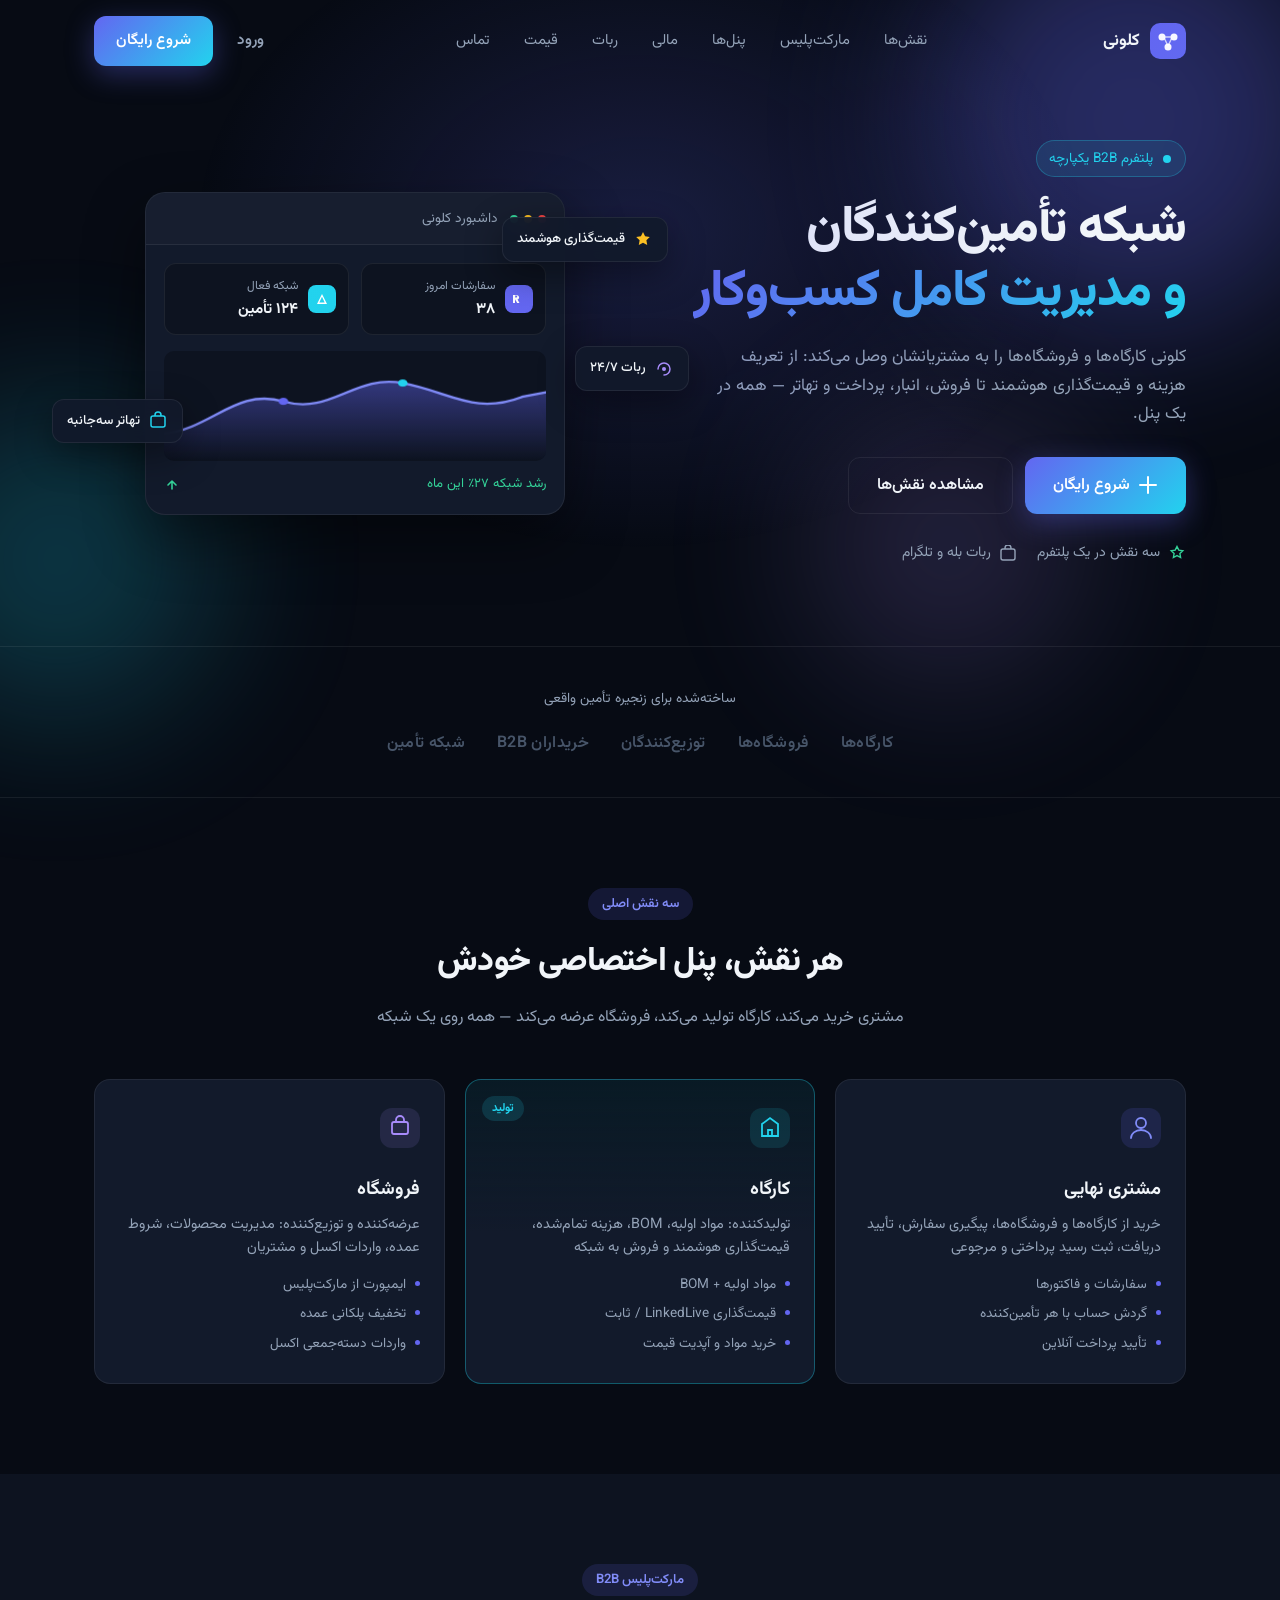
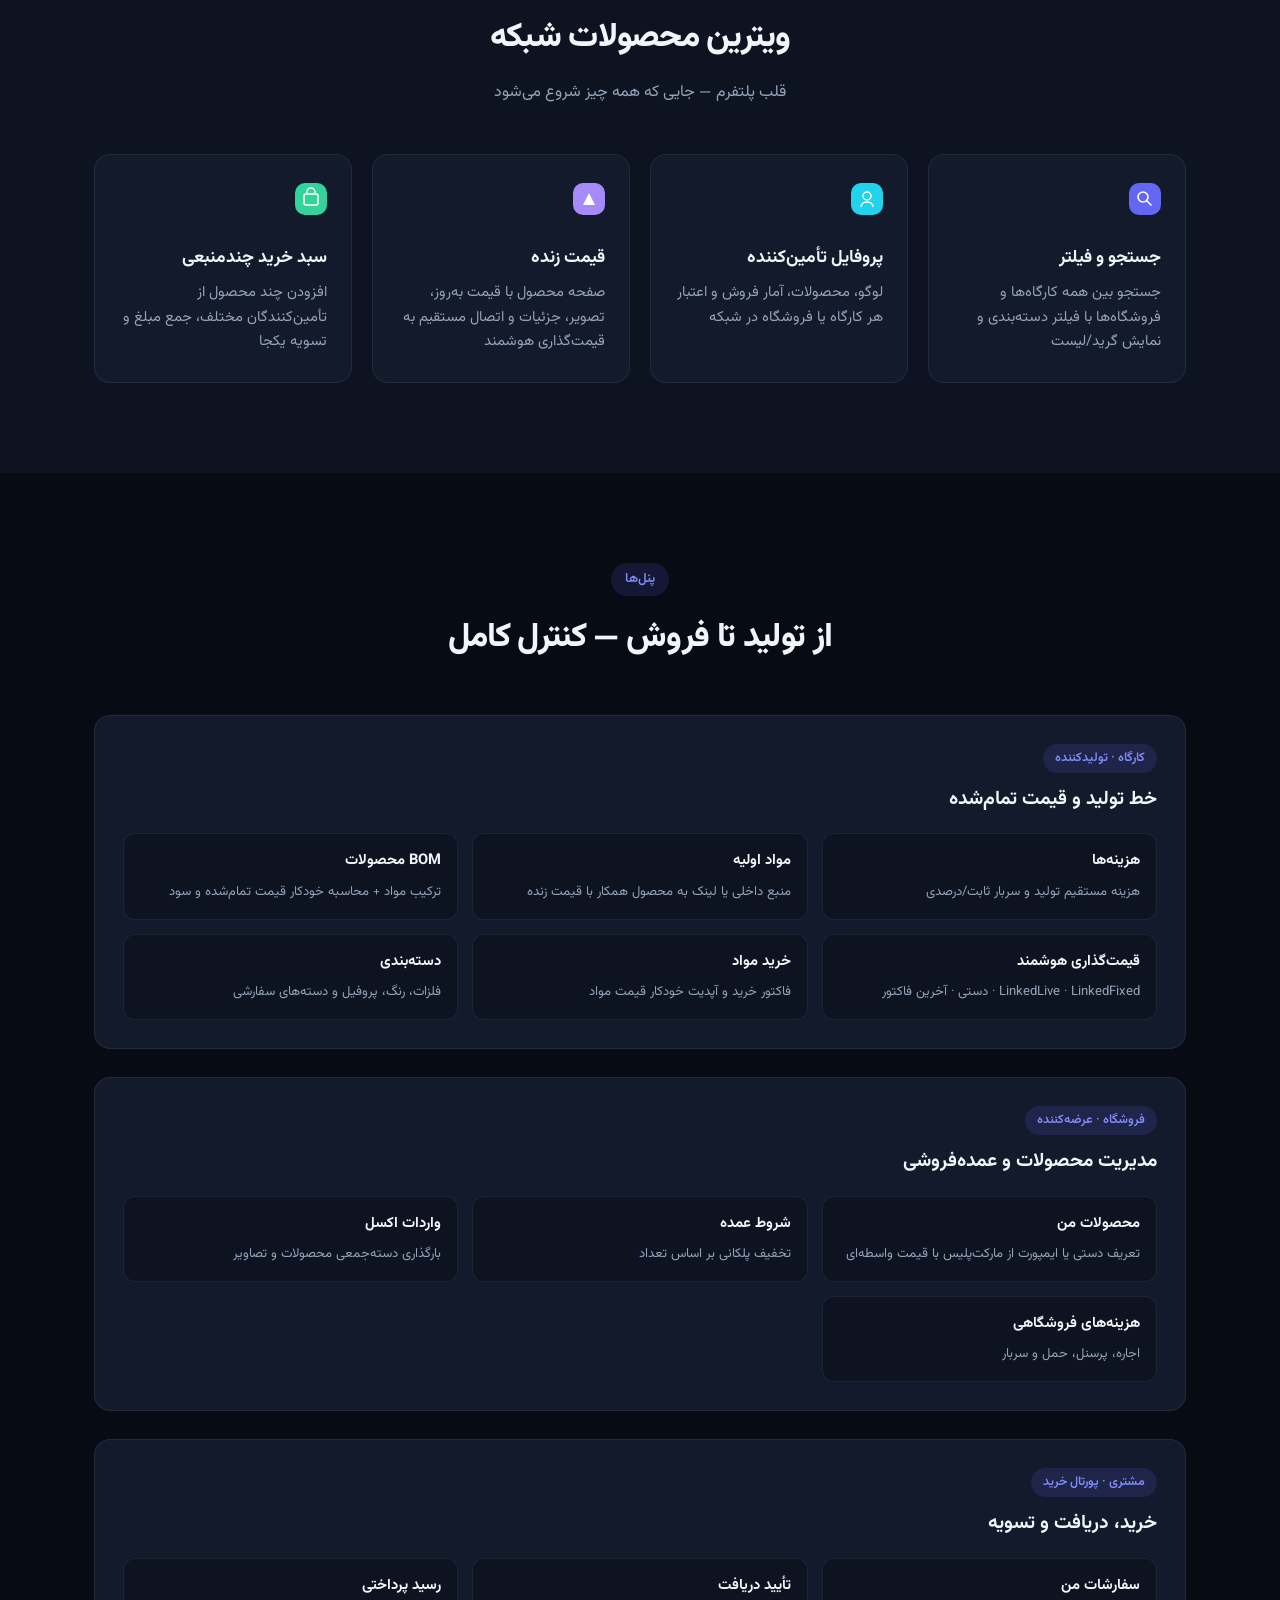
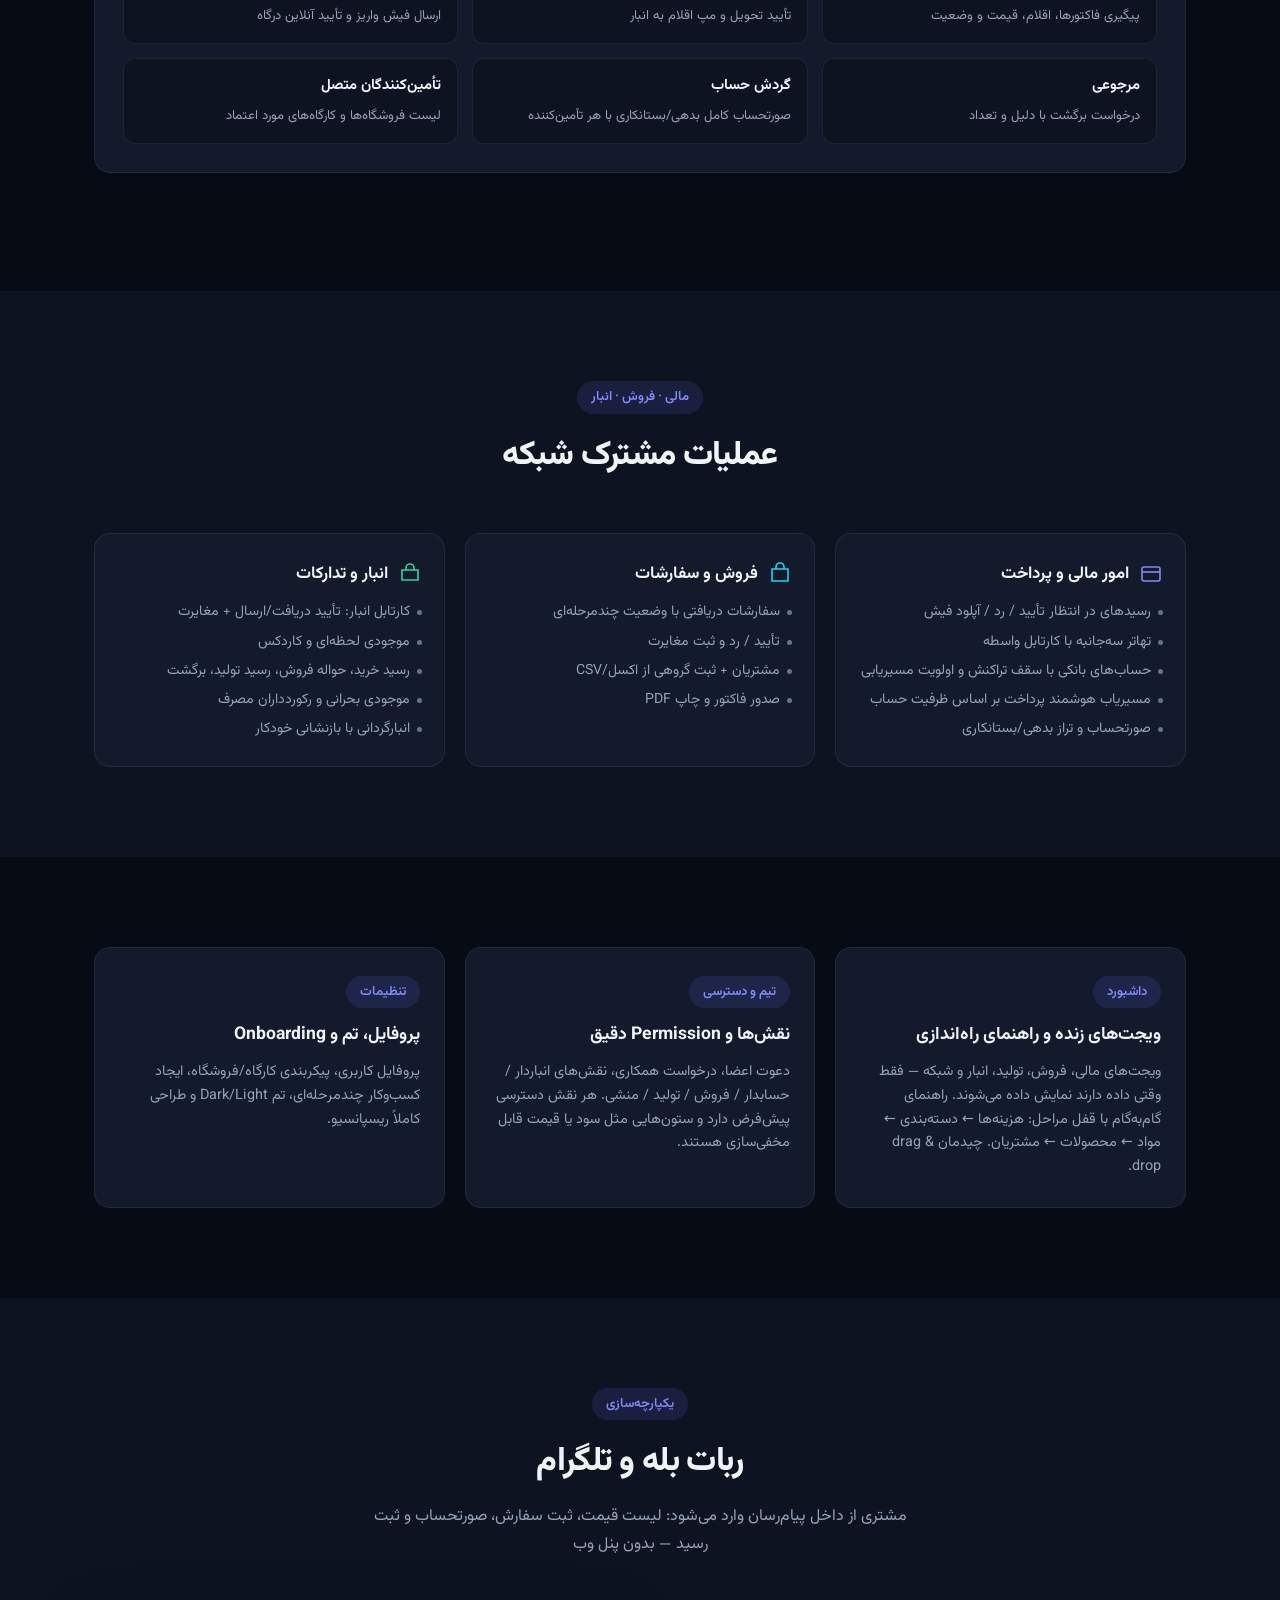
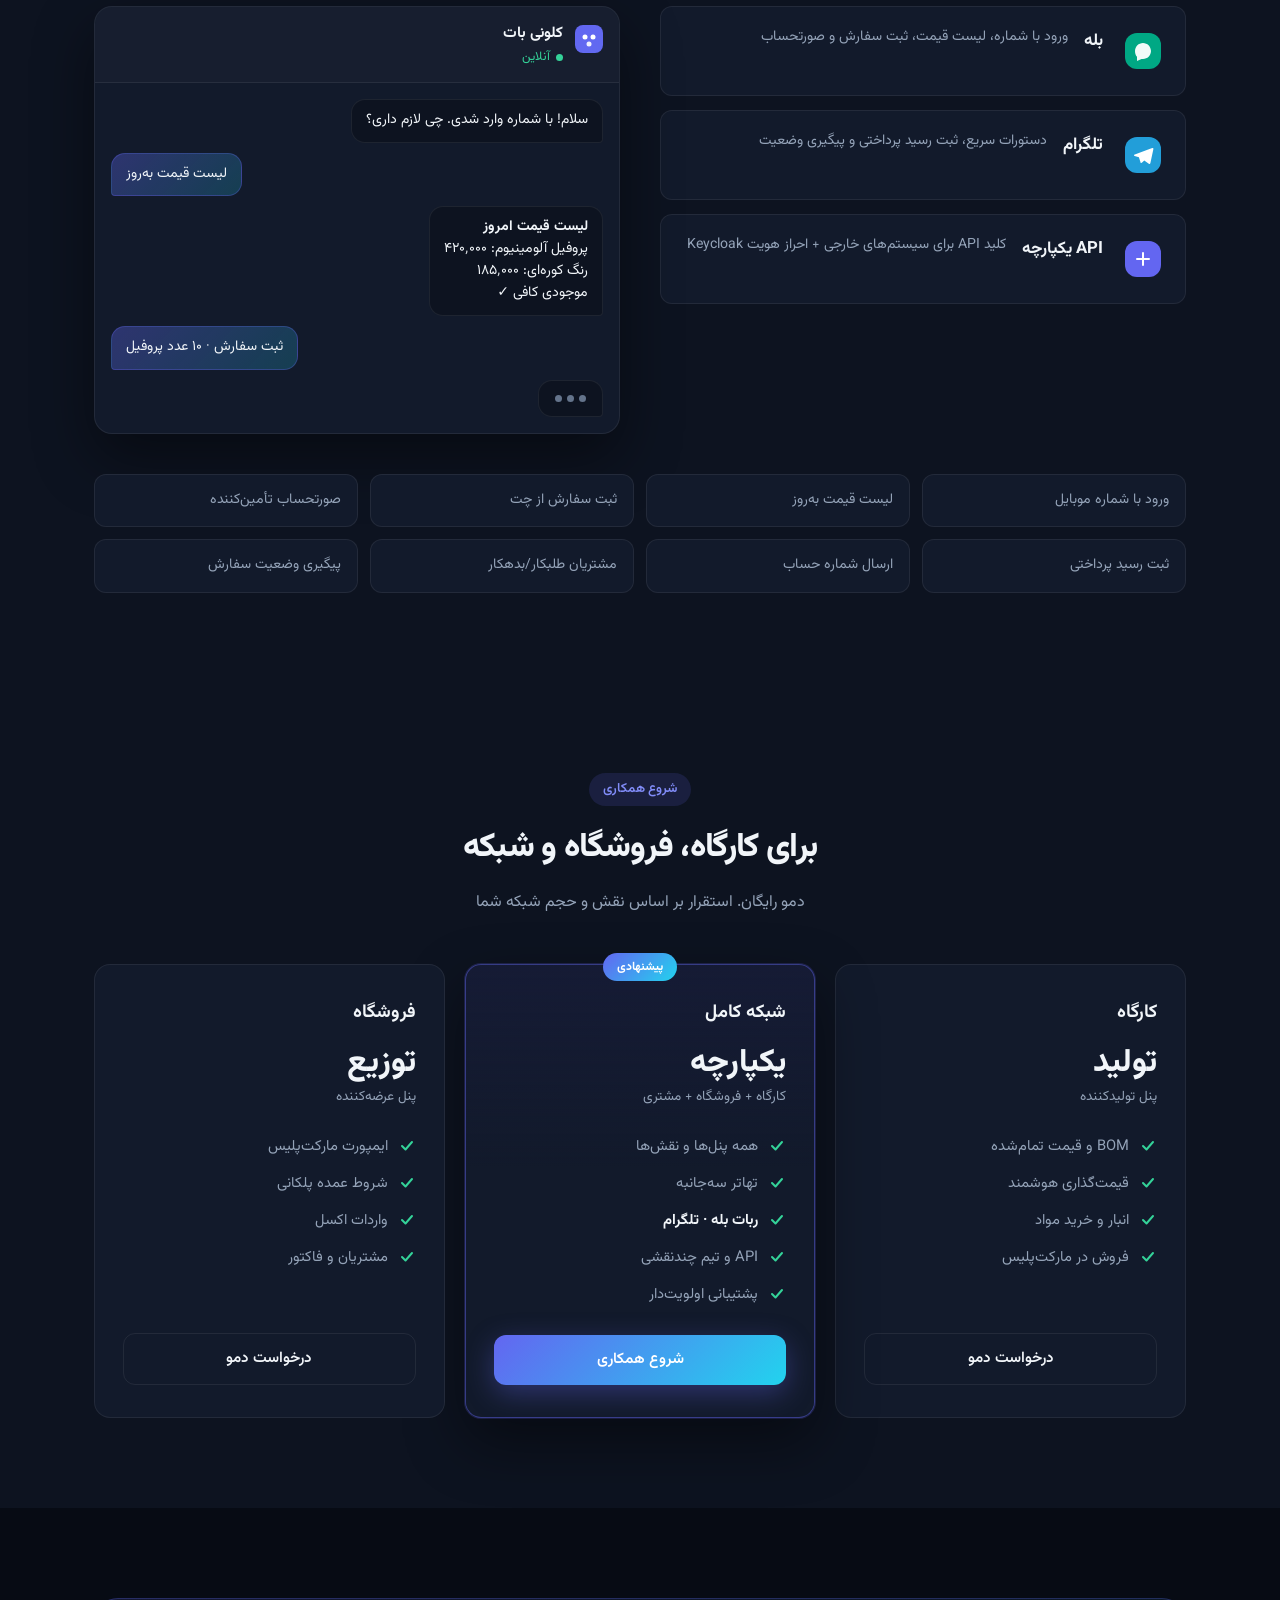
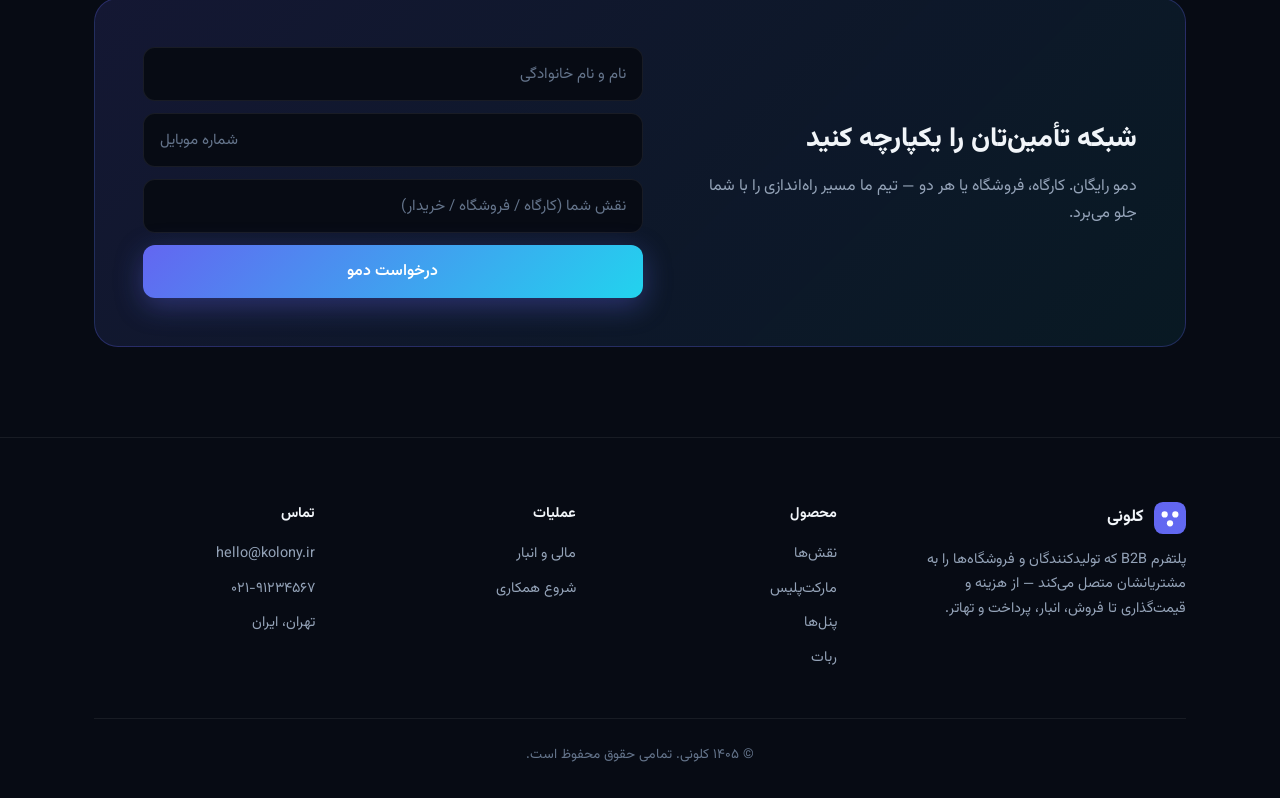
<file: landing/v5/index.html>
<!DOCTYPE html>
<html lang="fa" dir="rtl">
<head>
  <meta charset="UTF-8">
  <meta name="viewport" content="width=device-width, initial-scale=1.0">
  <title>کلونی | پلتفرم B2B مدیریت کسب‌وکار و شبکه تأمین‌کنندگان</title>
  <meta name="description" content="کلونی — پلتفرم B2B یکپارچه: مارکت‌پلیس، تولید، فروشگاه، انبار، پرداخت و تهاتر. اتصال کارگاه‌ها و فروشگاه‌ها به مشتریان با ربات بله و تلگرام.">
  <link rel="preconnect" href="https://fonts.googleapis.com">
  <link rel="preconnect" href="https://fonts.gstatic.com" crossorigin>
  <link href="https://fonts.googleapis.com/css2?family=Vazirmatn:wght@300;400;500;600;700;800&display=swap" rel="stylesheet">
  <link rel="stylesheet" href="styles.css">
</head>
<body>
  <div class="ambient" aria-hidden="true">
    <div class="orb orb-1"></div>
    <div class="orb orb-2"></div>
    <div class="orb orb-3"></div>
  </div>

  <header class="header" id="header">
    <div class="container header-inner">
      <a href="#" class="logo">
        <svg class="logo-svg" width="36" height="36" viewBox="0 0 36 36" fill="none">
          <rect width="36" height="36" rx="10" fill="url(#logoGrad)"/>
          <circle cx="12" cy="14" r="3.5" fill="#fff" opacity=".95"/>
          <circle cx="24" cy="14" r="3.5" fill="#fff" opacity=".95"/>
          <circle cx="18" cy="24" r="3.5" fill="#fff" opacity=".95"/>
          <path d="M14.5 15.5l3 6.5M21.5 15.5l-3 6.5M15.5 14h5" stroke="#fff" stroke-width="1.4" stroke-linecap="round" opacity=".7"/>
          <defs>
            <linearGradient id="logoGrad" x1="0" y1="0" x2="36" y2="36">
              <stop stop-color="#6366F1"/><stop offset="1" stop-color="#22D3EE"/>
            </linearGradient>
          </defs>
        </svg>
        <span class="logo-text">کلونی</span>
      </a>
      <nav class="nav" id="nav">
        <a href="#roles" class="nav-link">نقش‌ها</a>
        <a href="#marketplace" class="nav-link">مارکت‌پلیس</a>
        <a href="#panels" class="nav-link">پنل‌ها</a>
        <a href="#finance" class="nav-link">مالی</a>
        <a href="#bots" class="nav-link">ربات</a>
        <a href="#pricing" class="nav-link">قیمت</a>
        <a href="#contact" class="nav-link">تماس</a>
      </nav>
      <div class="header-actions">
        <a href="#demo" class="btn btn-ghost">ورود</a>
        <a href="#demo" class="btn btn-primary">شروع رایگان</a>
        <button class="menu-toggle" id="menuToggle" aria-label="منو">
          <span></span><span></span><span></span>
        </button>
      </div>
    </div>
  </header>

  <!-- Hero -->
  <section class="hero">
    <div class="hero-glow"></div>
    <div class="container hero-grid">
      <div class="hero-content">
        <div class="hero-badge">
          <span class="pulse-dot"></span>
          پلتفرم B2B یکپارچه
        </div>
        <h1 class="hero-title">
          شبکه تأمین‌کنندگان<br>
          <span class="gradient-text">و مدیریت کامل کسب‌وکار</span>
        </h1>
        <p class="hero-desc">
          کلونی کارگاه‌ها و فروشگاه‌ها را به مشتریانشان وصل می‌کند:
          از تعریف هزینه و قیمت‌گذاری هوشمند تا فروش، انبار، پرداخت و تهاتر — همه در یک پنل.
        </p>
        <div class="hero-cta">
          <a href="#demo" class="btn btn-primary btn-lg">
            <svg width="20" height="20" viewBox="0 0 20 20" fill="none">
              <path d="M10 2v16M2 10h16" stroke="currentColor" stroke-width="2" stroke-linecap="round"/>
            </svg>
            شروع رایگان
          </a>
          <a href="#roles" class="btn btn-outline btn-lg">مشاهده نقش‌ها</a>
        </div>
        <div class="hero-meta">
          <div class="meta-item">
            <svg width="18" height="18" viewBox="0 0 18 18" fill="none">
              <path d="M9 1.5l1.8 3.6 4 .6-2.9 2.8.7 4-3.6-1.9-3.6 1.9.7-4L3.2 5.7l4-.6L9 1.5z" stroke="#34D399" stroke-width="1.4" fill="none"/>
            </svg>
            سه نقش در یک پلتفرم
          </div>
          <div class="meta-item">
            <svg width="18" height="18" viewBox="0 0 18 18" fill="none">
              <rect x="2" y="4" width="14" height="11" rx="2" stroke="#94A3B8" stroke-width="1.4"/>
              <path d="M6 4V3a3 3 0 016 0v1" stroke="#94A3B8" stroke-width="1.4"/>
            </svg>
            ربات بله و تلگرام
          </div>
        </div>
      </div>

      <div class="hero-visual">
        <div class="dash-card">
          <div class="dash-header">
            <div class="dash-dots"><span></span><span></span><span></span></div>
            <span class="dash-title">داشبورد کلونی</span>
          </div>
          <div class="dash-body">
            <div class="dash-row">
              <div class="mini-card">
                <svg width="28" height="28" viewBox="0 0 28 28" fill="none">
                  <rect width="28" height="28" rx="8" fill="url(#g1)"/>
                  <path d="M8 18V10h3.2c1.8 0 2.9.9 2.9 2.4 0 1-.6 1.8-1.6 2.1L14.5 18h-2.3l-2.2-3.8H10V18H8zm2.2-5.6h.8c.8 0 1.2-.4 1.2-1s-.4-.9-1.2-.9h-.8v1.9z" fill="#fff"/>
                  <defs>
                    <linearGradient id="g1" x1="0" y1="0" x2="28" y2="28">
                      <stop stop-color="#6366F1"/><stop offset="1" stop-color="#818CF8"/>
                    </linearGradient>
                  </defs>
                </svg>
                <div>
                  <span class="mini-label">سفارشات امروز</span>
                  <span class="mini-value">۳۸</span>
                </div>
              </div>
              <div class="mini-card">
                <svg width="28" height="28" viewBox="0 0 28 28" fill="none">
                  <rect width="28" height="28" rx="8" fill="url(#g2)"/>
                  <path d="M9 19l5-10 5 10H9zm2.3-1.5h5.4L14 11.8 11.3 17.5z" fill="#fff"/>
                  <defs>
                    <linearGradient id="g2" x1="0" y1="0" x2="28" y2="28">
                      <stop stop-color="#22D3EE"/><stop offset="1" stop-color="#06B6D4"/>
                    </linearGradient>
                  </defs>
                </svg>
                <div>
                  <span class="mini-label">شبکه فعال</span>
                  <span class="mini-value">۱۲۴ تأمین</span>
                </div>
              </div>
            </div>
            <div class="chart-wrap">
              <svg viewBox="0 0 320 120" class="chart-svg" preserveAspectRatio="none">
                <defs>
                  <linearGradient id="areaGrad" x1="0" y1="0" x2="0" y2="1">
                    <stop offset="0%" stop-color="#6366F1" stop-opacity=".45"/>
                    <stop offset="100%" stop-color="#6366F1" stop-opacity="0"/>
                  </linearGradient>
                </defs>
                <path class="chart-area" d="M0 90 C40 85, 60 40, 100 55 C140 70, 160 25, 200 35 C240 45, 260 70, 300 50 L320 45 L320 120 L0 120 Z" fill="url(#areaGrad)"/>
                <path class="chart-line" d="M0 90 C40 85, 60 40, 100 55 C140 70, 160 25, 200 35 C240 45, 260 70, 300 50 L320 45" fill="none" stroke="#818CF8" stroke-width="2.5" stroke-linecap="round"/>
                <circle class="chart-dot" cx="100" cy="55" r="4" fill="#6366F1"/>
                <circle class="chart-dot" cx="200" cy="35" r="4" fill="#22D3EE"/>
              </svg>
            </div>
            <div class="dash-footer">
              <span>رشد شبکه ۲۷٪ این ماه</span>
              <svg width="16" height="16" viewBox="0 0 16 16" fill="none">
                <path d="M8 12V4M4 8l4-4 4 4" stroke="#34D399" stroke-width="1.6" stroke-linecap="round" stroke-linejoin="round"/>
              </svg>
            </div>
          </div>
        </div>
        <div class="float-badge badge-1">
          <svg width="20" height="20" viewBox="0 0 20 20" fill="none">
            <path d="M10 2l2.1 4.3 4.7.7-3.4 3.3.8 4.7L10 12.8 5.8 15l.8-4.7-3.4-3.3 4.7-.7L10 2z" fill="#FBBF24"/>
          </svg>
          قیمت‌گذاری هوشمند
        </div>
        <div class="float-badge badge-2">
          <svg width="20" height="20" viewBox="0 0 20 20" fill="none">
            <rect x="3" y="5" width="14" height="11" rx="2" stroke="#22D3EE" stroke-width="1.5"/>
            <path d="M7 5V4a3 3 0 016 0v1" stroke="#22D3EE" stroke-width="1.5"/>
          </svg>
          تهاتر سه‌جانبه
        </div>
        <div class="float-badge badge-3">
          <svg width="20" height="20" viewBox="0 0 20 20" fill="none">
            <path d="M4 10c0-3.3 2.7-6 6-6s6 2.7 6 6-2.7 6-6 6" stroke="#A78BFA" stroke-width="1.5" stroke-linecap="round"/>
            <circle cx="10" cy="10" r="2" fill="#A78BFA"/>
          </svg>
          ربات ۲۴/۷
        </div>
      </div>
    </div>
  </section>

  <section class="trust">
    <div class="container">
      <p class="trust-label">ساخته‌شده برای زنجیره تأمین واقعی</p>
      <div class="trust-logos">
        <span>کارگاه‌ها</span>
        <span>فروشگاه‌ها</span>
        <span>توزیع‌کنندگان</span>
        <span>خریداران B2B</span>
        <span>شبکه تأمین</span>
      </div>
    </div>
  </section>

  <!-- Roles -->
  <section class="roles" id="roles">
    <div class="container">
      <div class="section-header">
        <span class="section-tag">سه نقش اصلی</span>
        <h2 class="section-title">هر نقش، پنل اختصاصی خودش</h2>
        <p class="section-desc">مشتری خرید می‌کند، کارگاه تولید می‌کند، فروشگاه عرضه می‌کند — همه روی یک شبکه</p>
      </div>
      <div class="roles-grid">
        <article class="role-card reveal">
          <div class="role-icon">
            <svg width="40" height="40" viewBox="0 0 40 40" fill="none">
              <rect width="40" height="40" rx="12" fill="rgba(99,102,241,.15)"/>
              <circle cx="20" cy="15" r="5" stroke="#818CF8" stroke-width="1.8"/>
              <path d="M10 30c0-4.4 4.5-8 10-8s10 3.6 10 8" stroke="#818CF8" stroke-width="1.8" stroke-linecap="round"/>
            </svg>
          </div>
          <h3>مشتری نهایی</h3>
          <p>خرید از کارگاه‌ها و فروشگاه‌ها، پیگیری سفارش، تأیید دریافت، ثبت رسید پرداختی و مرجوعی</p>
          <ul class="role-list">
            <li>سفارشات و فاکتورها</li>
            <li>گردش حساب با هر تأمین‌کننده</li>
            <li>تأیید پرداخت آنلاین</li>
          </ul>
        </article>
        <article class="role-card reveal featured-role">
          <div class="role-badge">تولید</div>
          <div class="role-icon">
            <svg width="40" height="40" viewBox="0 0 40 40" fill="none">
              <rect width="40" height="40" rx="12" fill="rgba(34,211,238,.12)"/>
              <path d="M12 28V16l8-6 8 6v12H12z" stroke="#22D3EE" stroke-width="1.8" fill="none"/>
              <path d="M18 28v-6h4v6" stroke="#22D3EE" stroke-width="1.8"/>
            </svg>
          </div>
          <h3>کارگاه</h3>
          <p>تولیدکننده: مواد اولیه، BOM، هزینه تمام‌شده، قیمت‌گذاری هوشمند و فروش به شبکه</p>
          <ul class="role-list">
            <li>مواد اولیه + BOM</li>
            <li>قیمت‌گذاری LinkedLive / ثابت</li>
            <li>خرید مواد و آپدیت قیمت</li>
          </ul>
        </article>
        <article class="role-card reveal">
          <div class="role-icon">
            <svg width="40" height="40" viewBox="0 0 40 40" fill="none">
              <rect width="40" height="40" rx="12" fill="rgba(167,139,250,.12)"/>
              <rect x="12" y="14" width="16" height="12" rx="2" stroke="#A78BFA" stroke-width="1.8"/>
              <path d="M16 14v-2a4 4 0 018 0v2" stroke="#A78BFA" stroke-width="1.8"/>
            </svg>
          </div>
          <h3>فروشگاه</h3>
          <p>عرضه‌کننده و توزیع‌کننده: مدیریت محصولات، شروط عمده، واردات اکسل و مشتریان</p>
          <ul class="role-list">
            <li>ایمپورت از مارکت‌پلیس</li>
            <li>تخفیف پلکانی عمده</li>
            <li>واردات دسته‌جمعی اکسل</li>
          </ul>
        </article>
      </div>
    </div>
  </section>

  <!-- Marketplace -->
  <section class="marketplace" id="marketplace">
    <div class="container">
      <div class="section-header">
        <span class="section-tag">مارکت‌پلیس B2B</span>
        <h2 class="section-title">ویترین محصولات شبکه</h2>
        <p class="section-desc">قلب پلتفرم — جایی که همه چیز شروع می‌شود</p>
      </div>
      <div class="features-grid">
        <article class="feature-card reveal">
          <div class="feature-icon">
            <svg width="32" height="32" viewBox="0 0 32 32" fill="none">
              <rect width="32" height="32" rx="10" fill="url(#f1)"/>
              <circle cx="14" cy="14" r="5" stroke="#fff" stroke-width="1.6"/>
              <path d="M18 18l4 4" stroke="#fff" stroke-width="1.6" stroke-linecap="round"/>
              <defs><linearGradient id="f1" x1="0" y1="0" x2="32" y2="32"><stop stop-color="#6366F1"/><stop offset="1" stop-color="#818CF8"/></linearGradient></defs>
            </svg>
          </div>
          <h3>جستجو و فیلتر</h3>
          <p>جستجو بین همه کارگاه‌ها و فروشگاه‌ها با فیلتر دسته‌بندی و نمایش گرید/لیست</p>
        </article>
        <article class="feature-card reveal">
          <div class="feature-icon">
            <svg width="32" height="32" viewBox="0 0 32 32" fill="none">
              <rect width="32" height="32" rx="10" fill="url(#f2)"/>
              <circle cx="16" cy="13" r="4" stroke="#fff" stroke-width="1.5"/>
              <path d="M10 24c0-3 2.7-5 6-5s6 2 6 5" stroke="#fff" stroke-width="1.5"/>
              <defs><linearGradient id="f2" x1="0" y1="0" x2="32" y2="32"><stop stop-color="#22D3EE"/><stop offset="1" stop-color="#06B6D4"/></linearGradient></defs>
            </svg>
          </div>
          <h3>پروفایل تأمین‌کننده</h3>
          <p>لوگو، محصولات، آمار فروش و اعتبار هر کارگاه یا فروشگاه در شبکه</p>
        </article>
        <article class="feature-card reveal">
          <div class="feature-icon">
            <svg width="32" height="32" viewBox="0 0 32 32" fill="none">
              <rect width="32" height="32" rx="10" fill="url(#f3)"/>
              <path d="M10 22l6-12 6 12H10z" fill="#fff"/>
              <defs><linearGradient id="f3" x1="0" y1="0" x2="32" y2="32"><stop stop-color="#A78BFA"/><stop offset="1" stop-color="#8B5CF6"/></linearGradient></defs>
            </svg>
          </div>
          <h3>قیمت زنده</h3>
          <p>صفحه محصول با قیمت به‌روز، تصویر، جزئیات و اتصال مستقیم به قیمت‌گذاری هوشمند</p>
        </article>
        <article class="feature-card reveal">
          <div class="feature-icon">
            <svg width="32" height="32" viewBox="0 0 32 32" fill="none">
              <rect width="32" height="32" rx="10" fill="url(#f4)"/>
              <rect x="9" y="11" width="14" height="11" rx="2" stroke="#fff" stroke-width="1.5"/>
              <path d="M12 11V9a4 4 0 018 0v2" stroke="#fff" stroke-width="1.5"/>
              <defs><linearGradient id="f4" x1="0" y1="0" x2="32" y2="32"><stop stop-color="#34D399"/><stop offset="1" stop-color="#10B981"/></linearGradient></defs>
            </svg>
          </div>
          <h3>سبد خرید چندمنبعی</h3>
          <p>افزودن چند محصول از تأمین‌کنندگان مختلف، جمع مبلغ و تسویه یکجا</p>
        </article>
      </div>
    </div>
  </section>

  <!-- Panels -->
  <section class="panels" id="panels">
    <div class="container">
      <div class="section-header">
        <span class="section-tag">پنل‌ها</span>
        <h2 class="section-title">از تولید تا فروش — کنترل کامل</h2>
      </div>

      <div class="panel-block reveal">
        <div class="panel-label">کارگاه · تولیدکننده</div>
        <h3>خط تولید و قیمت تمام‌شده</h3>
        <div class="panel-grid">
          <div class="panel-item">
            <strong>هزینه‌ها</strong>
            <span>هزینه مستقیم تولید و سربار ثابت/درصدی</span>
          </div>
          <div class="panel-item">
            <strong>مواد اولیه</strong>
            <span>منبع داخلی یا لینک به محصول همکار با قیمت زنده</span>
          </div>
          <div class="panel-item">
            <strong>BOM محصولات</strong>
            <span>ترکیب مواد + محاسبه خودکار قیمت تمام‌شده و سود</span>
          </div>
          <div class="panel-item">
            <strong>قیمت‌گذاری هوشمند</strong>
            <span>LinkedLive · LinkedFixed · دستی · آخرین فاکتور</span>
          </div>
          <div class="panel-item">
            <strong>خرید مواد</strong>
            <span>فاکتور خرید و آپدیت خودکار قیمت مواد</span>
          </div>
          <div class="panel-item">
            <strong>دسته‌بندی</strong>
            <span>فلزات، رنگ، پروفیل و دسته‌های سفارشی</span>
          </div>
        </div>
      </div>

      <div class="panel-block reveal">
        <div class="panel-label">فروشگاه · عرضه‌کننده</div>
        <h3>مدیریت محصولات و عمده‌فروشی</h3>
        <div class="panel-grid">
          <div class="panel-item">
            <strong>محصولات من</strong>
            <span>تعریف دستی یا ایمپورت از مارکت‌پلیس با قیمت واسطه‌ای</span>
          </div>
          <div class="panel-item">
            <strong>شروط عمده</strong>
            <span>تخفیف پلکانی بر اساس تعداد</span>
          </div>
          <div class="panel-item">
            <strong>واردات اکسل</strong>
            <span>بارگذاری دسته‌جمعی محصولات و تصاویر</span>
          </div>
          <div class="panel-item">
            <strong>هزینه‌های فروشگاهی</strong>
            <span>اجاره، پرسنل، حمل و سربار</span>
          </div>
        </div>
      </div>

      <div class="panel-block reveal">
        <div class="panel-label">مشتری · پورتال خرید</div>
        <h3>خرید، دریافت و تسویه</h3>
        <div class="panel-grid">
          <div class="panel-item">
            <strong>سفارشات من</strong>
            <span>پیگیری فاکتورها، اقلام، قیمت و وضعیت</span>
          </div>
          <div class="panel-item">
            <strong>تأیید دریافت</strong>
            <span>تأیید تحویل و مپ اقلام به انبار</span>
          </div>
          <div class="panel-item">
            <strong>رسید پرداختی</strong>
            <span>ارسال فیش واریز و تأیید آنلاین درگاه</span>
          </div>
          <div class="panel-item">
            <strong>مرجوعی</strong>
            <span>درخواست برگشت با دلیل و تعداد</span>
          </div>
          <div class="panel-item">
            <strong>گردش حساب</strong>
            <span>صورتحساب کامل بدهی/بستانکاری با هر تأمین‌کننده</span>
          </div>
          <div class="panel-item">
            <strong>تأمین‌کنندگان متصل</strong>
            <span>لیست فروشگاه‌ها و کارگاه‌های مورد اعتماد</span>
          </div>
        </div>
      </div>
    </div>
  </section>

  <!-- Finance & Ops -->
  <section class="finance" id="finance">
    <div class="container">
      <div class="section-header">
        <span class="section-tag">مالی · فروش · انبار</span>
        <h2 class="section-title">عملیات مشترک شبکه</h2>
      </div>
      <div class="finance-grid">
        <div class="finance-card reveal">
          <h3>
            <svg width="24" height="24" viewBox="0 0 24 24" fill="none"><rect x="3" y="5" width="18" height="14" rx="2" stroke="#818CF8" stroke-width="1.6"/><path d="M3 10h18" stroke="#818CF8" stroke-width="1.6"/></svg>
            امور مالی و پرداخت
          </h3>
          <ul>
            <li>رسیدهای در انتظار تأیید / رد / آپلود فیش</li>
            <li>تهاتر سه‌جانبه با کارتابل واسطه</li>
            <li>حساب‌های بانکی با سقف تراکنش و اولویت مسیریابی</li>
            <li>مسیریاب هوشمند پرداخت بر اساس ظرفیت حساب</li>
            <li>صورتحساب و تراز بدهی/بستانکاری</li>
          </ul>
        </div>
        <div class="finance-card reveal">
          <h3>
            <svg width="24" height="24" viewBox="0 0 24 24" fill="none"><path d="M4 7h16v12H4V7z" stroke="#22D3EE" stroke-width="1.6"/><path d="M8 7V5a4 4 0 018 0v2" stroke="#22D3EE" stroke-width="1.6"/></svg>
            فروش و سفارشات
          </h3>
          <ul>
            <li>سفارشات دریافتی با وضعیت چندمرحله‌ای</li>
            <li>تأیید / رد و ثبت مغایرت</li>
            <li>مشتریان + ثبت گروهی از اکسل/CSV</li>
            <li>صدور فاکتور و چاپ PDF</li>
          </ul>
        </div>
        <div class="finance-card reveal">
          <h3>
            <svg width="24" height="24" viewBox="0 0 24 24" fill="none"><path d="M4 8h16v10H4V8z" stroke="#34D399" stroke-width="1.6"/><path d="M8 8V6a4 4 0 018 0v2" stroke="#34D399" stroke-width="1.6"/></svg>
            انبار و تدارکات
          </h3>
          <ul>
            <li>کارتابل انبار: تأیید دریافت/ارسال + مغایرت</li>
            <li>موجودی لحظه‌ای و کاردکس</li>
            <li>رسید خرید، حواله فروش، رسید تولید، برگشت</li>
            <li>موجودی بحرانی و رکوردداران مصرف</li>
            <li>انبارگردانی با بازنشانی خودکار</li>
          </ul>
        </div>
      </div>
    </div>
  </section>

  <!-- Dashboard & Team -->
  <section class="ops">
    <div class="container">
      <div class="ops-grid">
        <div class="ops-card reveal">
          <span class="section-tag">داشبورد</span>
          <h3>ویجت‌های زنده و راهنمای راه‌اندازی</h3>
          <p>ویجت‌های مالی، فروش، تولید، انبار و شبکه — فقط وقتی داده دارند نمایش داده می‌شوند. راهنمای گام‌به‌گام با قفل مراحل: هزینه‌ها ← دسته‌بندی ← مواد ← محصولات ← مشتریان. چیدمان drag & drop.</p>
        </div>
        <div class="ops-card reveal">
          <span class="section-tag">تیم و دسترسی</span>
          <h3>نقش‌ها و Permission دقیق</h3>
          <p>دعوت اعضا، درخواست همکاری، نقش‌های انباردار / حسابدار / فروش / تولید / منشی. هر نقش دسترسی پیش‌فرض دارد و ستون‌هایی مثل سود یا قیمت قابل مخفی‌سازی هستند.</p>
        </div>
        <div class="ops-card reveal">
          <span class="section-tag">تنظیمات</span>
          <h3>پروفایل، تم و Onboarding</h3>
          <p>پروفایل کاربری، پیکربندی کارگاه/فروشگاه، ایجاد کسب‌وکار چندمرحله‌ای، تم Dark/Light و طراحی کاملاً ریسپانسیو.</p>
        </div>
      </div>
    </div>
  </section>

  <!-- Bots -->
  <section class="bots" id="bots">
    <div class="container">
      <div class="section-header">
        <span class="section-tag">یکپارچه‌سازی</span>
        <h2 class="section-title">ربات بله و تلگرام</h2>
        <p class="section-desc">مشتری از داخل پیام‌رسان وارد می‌شود: لیست قیمت، ثبت سفارش، صورتحساب و ثبت رسید — بدون پنل وب</p>
      </div>
      <div class="bots-showcase">
        <div class="bots-platforms">
          <div class="platform-card reveal">
            <div class="platform-icon bale">
              <svg width="36" height="36" viewBox="0 0 36 36" fill="none">
                <rect width="36" height="36" rx="12" fill="#00A884"/>
                <path d="M10 18c0-4.4 3.6-8 8-8s8 3.6 8 8-3.6 8-8 8h-1.5L12 28v-4.2C10.7 22.5 10 20.4 10 18z" fill="#fff" opacity=".95"/>
              </svg>
            </div>
            <h3>بله</h3>
            <p>ورود با شماره، لیست قیمت، ثبت سفارش و صورتحساب</p>
          </div>
          <div class="platform-card reveal">
            <div class="platform-icon telegram">
              <svg width="36" height="36" viewBox="0 0 36 36" fill="none">
                <rect width="36" height="36" rx="12" fill="#229ED9"/>
                <path d="M26.5 11.2L9.8 17.6c-1.1.4-1.1 1.1-.2 1.4l4.3 1.3 1.6 5c.2.6.1.8.7.8.4 0 .6-.2.9-.5l2.2-2.1 4.5 3.3c.8.5 1.4.2 1.6-.8l2.9-13.6c.3-1.2-.4-1.7-1.3-1.2z" fill="#fff"/>
              </svg>
            </div>
            <h3>تلگرام</h3>
            <p>دستورات سریع، ثبت رسید پرداختی و پیگیری وضعیت</p>
          </div>
          <div class="platform-card reveal">
            <div class="platform-icon api">
              <svg width="36" height="36" viewBox="0 0 36 36" fill="none">
                <rect width="36" height="36" rx="12" fill="#6366F1"/>
                <path d="M12 18h12M18 12v12" stroke="#fff" stroke-width="2" stroke-linecap="round"/>
              </svg>
            </div>
            <h3>API یکپارچه</h3>
            <p>کلید API برای سیستم‌های خارجی + احراز هویت Keycloak</p>
          </div>
        </div>
        <div class="chat-mock reveal">
          <div class="chat-header">
            <div class="chat-avatar">
              <svg width="28" height="28" viewBox="0 0 28 28" fill="none">
                <rect width="28" height="28" rx="8" fill="url(#botGrad)"/>
                <circle cx="10" cy="12" r="2.5" fill="#fff"/>
                <circle cx="18" cy="12" r="2.5" fill="#fff"/>
                <circle cx="14" cy="19" r="2.5" fill="#fff" opacity=".9"/>
                <defs>
                  <linearGradient id="botGrad" x1="0" y1="0" x2="28" y2="28">
                    <stop stop-color="#6366F1"/><stop offset="1" stop-color="#22D3EE"/>
                  </linearGradient>
                </defs>
              </svg>
            </div>
            <div>
              <strong>کلونی بات</strong>
              <span class="chat-status"><span class="online-dot"></span> آنلاین</span>
            </div>
          </div>
          <div class="chat-body">
            <div class="bubble bot">سلام! با شماره وارد شدی. چی لازم داری؟</div>
            <div class="bubble user">لیست قیمت به‌روز</div>
            <div class="bubble bot">
              <strong>لیست قیمت امروز</strong><br>
              پروفیل آلومینیوم: ۴۲۰٬۰۰۰<br>
              رنگ کوره‌ای: ۱۸۵٬۰۰۰<br>
              موجودی کافی ✓
            </div>
            <div class="bubble user">ثبت سفارش · ۱۰ عدد پروفیل</div>
            <div class="bubble bot typing"><span></span><span></span><span></span></div>
          </div>
        </div>
      </div>
      <div class="bots-features">
        <div class="bot-feat reveal"><span>ورود با شماره موبایل</span></div>
        <div class="bot-feat reveal"><span>لیست قیمت به‌روز</span></div>
        <div class="bot-feat reveal"><span>ثبت سفارش از چت</span></div>
        <div class="bot-feat reveal"><span>صورتحساب تأمین‌کننده</span></div>
        <div class="bot-feat reveal"><span>ثبت رسید پرداختی</span></div>
        <div class="bot-feat reveal"><span>ارسال شماره حساب</span></div>
        <div class="bot-feat reveal"><span>مشتریان طلبکار/بدهکار</span></div>
        <div class="bot-feat reveal"><span>پیگیری وضعیت سفارش</span></div>
      </div>
    </div>
  </section>

  <!-- Pricing -->
  <section class="pricing" id="pricing">
    <div class="container">
      <div class="section-header">
        <span class="section-tag">شروع همکاری</span>
        <h2 class="section-title">برای کارگاه، فروشگاه و شبکه</h2>
        <p class="section-desc">دمو رایگان. استقرار بر اساس نقش و حجم شبکه شما</p>
      </div>
      <div class="pricing-grid">
        <div class="price-card reveal">
          <h3>کارگاه</h3>
          <div class="price"><span class="amount">تولید</span><span class="unit">پنل تولیدکننده</span></div>
          <ul class="price-features">
            <li><svg width="18" height="18" viewBox="0 0 18 18" fill="none"><path d="M4 9l3.5 3.5L14 5" stroke="#34D399" stroke-width="2" stroke-linecap="round" stroke-linejoin="round"/></svg>BOM و قیمت تمام‌شده</li>
            <li><svg width="18" height="18" viewBox="0 0 18 18" fill="none"><path d="M4 9l3.5 3.5L14 5" stroke="#34D399" stroke-width="2" stroke-linecap="round" stroke-linejoin="round"/></svg>قیمت‌گذاری هوشمند</li>
            <li><svg width="18" height="18" viewBox="0 0 18 18" fill="none"><path d="M4 9l3.5 3.5L14 5" stroke="#34D399" stroke-width="2" stroke-linecap="round" stroke-linejoin="round"/></svg>انبار و خرید مواد</li>
            <li><svg width="18" height="18" viewBox="0 0 18 18" fill="none"><path d="M4 9l3.5 3.5L14 5" stroke="#34D399" stroke-width="2" stroke-linecap="round" stroke-linejoin="round"/></svg>فروش در مارکت‌پلیس</li>
          </ul>
          <a href="#demo" class="btn btn-outline btn-block">درخواست دمو</a>
        </div>
        <div class="price-card featured reveal">
          <div class="popular">پیشنهادی</div>
          <h3>شبکه کامل</h3>
          <div class="price"><span class="amount">یکپارچه</span><span class="unit">کارگاه + فروشگاه + مشتری</span></div>
          <ul class="price-features">
            <li><svg width="18" height="18" viewBox="0 0 18 18" fill="none"><path d="M4 9l3.5 3.5L14 5" stroke="#34D399" stroke-width="2" stroke-linecap="round" stroke-linejoin="round"/></svg>همه پنل‌ها و نقش‌ها</li>
            <li><svg width="18" height="18" viewBox="0 0 18 18" fill="none"><path d="M4 9l3.5 3.5L14 5" stroke="#34D399" stroke-width="2" stroke-linecap="round" stroke-linejoin="round"/></svg>تهاتر سه‌جانبه</li>
            <li><svg width="18" height="18" viewBox="0 0 18 18" fill="none"><path d="M4 9l3.5 3.5L14 5" stroke="#34D399" stroke-width="2" stroke-linecap="round" stroke-linejoin="round"/></svg><strong>ربات بله · تلگرام</strong></li>
            <li><svg width="18" height="18" viewBox="0 0 18 18" fill="none"><path d="M4 9l3.5 3.5L14 5" stroke="#34D399" stroke-width="2" stroke-linecap="round" stroke-linejoin="round"/></svg>API و تیم چندنقشی</li>
            <li><svg width="18" height="18" viewBox="0 0 18 18" fill="none"><path d="M4 9l3.5 3.5L14 5" stroke="#34D399" stroke-width="2" stroke-linecap="round" stroke-linejoin="round"/></svg>پشتیبانی اولویت‌دار</li>
          </ul>
          <a href="#demo" class="btn btn-primary btn-block">شروع همکاری</a>
        </div>
        <div class="price-card reveal">
          <h3>فروشگاه</h3>
          <div class="price"><span class="amount">توزیع</span><span class="unit">پنل عرضه‌کننده</span></div>
          <ul class="price-features">
            <li><svg width="18" height="18" viewBox="0 0 18 18" fill="none"><path d="M4 9l3.5 3.5L14 5" stroke="#34D399" stroke-width="2" stroke-linecap="round" stroke-linejoin="round"/></svg>ایمپورت مارکت‌پلیس</li>
            <li><svg width="18" height="18" viewBox="0 0 18 18" fill="none"><path d="M4 9l3.5 3.5L14 5" stroke="#34D399" stroke-width="2" stroke-linecap="round" stroke-linejoin="round"/></svg>شروط عمده پلکانی</li>
            <li><svg width="18" height="18" viewBox="0 0 18 18" fill="none"><path d="M4 9l3.5 3.5L14 5" stroke="#34D399" stroke-width="2" stroke-linecap="round" stroke-linejoin="round"/></svg>واردات اکسل</li>
            <li><svg width="18" height="18" viewBox="0 0 18 18" fill="none"><path d="M4 9l3.5 3.5L14 5" stroke="#34D399" stroke-width="2" stroke-linecap="round" stroke-linejoin="round"/></svg>مشتریان و فاکتور</li>
          </ul>
          <a href="#demo" class="btn btn-outline btn-block">درخواست دمو</a>
        </div>
      </div>
    </div>
  </section>

  <!-- CTA -->
  <section class="cta" id="demo">
    <div class="container">
      <div class="cta-card">
        <div class="cta-content">
          <h2>شبکه تأمین‌تان را یکپارچه کنید</h2>
          <p>دمو رایگان. کارگاه، فروشگاه یا هر دو — تیم ما مسیر راه‌اندازی را با شما جلو می‌برد.</p>
        </div>
        <form class="cta-form" id="demoForm">
          <input type="text" name="name" placeholder="نام و نام خانوادگی" required>
          <input type="tel" name="phone" placeholder="شماره موبایل" required>
          <input type="text" name="role" placeholder="نقش شما (کارگاه / فروشگاه / خریدار)" required>
          <button type="submit" class="btn btn-primary btn-lg">درخواست دمو</button>
        </form>
      </div>
    </div>
  </section>

  <footer class="footer" id="contact">
    <div class="container">
      <div class="footer-grid">
        <div class="footer-brand">
          <a href="#" class="logo">
            <svg class="logo-svg" width="32" height="32" viewBox="0 0 36 36" fill="none">
              <rect width="36" height="36" rx="10" fill="url(#logoGrad2)"/>
              <circle cx="12" cy="14" r="3.5" fill="#fff"/>
              <circle cx="24" cy="14" r="3.5" fill="#fff"/>
              <circle cx="18" cy="24" r="3.5" fill="#fff"/>
              <defs>
                <linearGradient id="logoGrad2" x1="0" y1="0" x2="36" y2="36">
                  <stop stop-color="#6366F1"/><stop offset="1" stop-color="#22D3EE"/>
                </linearGradient>
              </defs>
            </svg>
            <span class="logo-text">کلونی</span>
          </a>
          <p>پلتفرم B2B که تولیدکنندگان و فروشگاه‌ها را به مشتریانشان متصل می‌کند — از هزینه و قیمت‌گذاری تا فروش، انبار، پرداخت و تهاتر.</p>
        </div>
        <div class="footer-links">
          <h4>محصول</h4>
          <a href="#roles">نقش‌ها</a>
          <a href="#marketplace">مارکت‌پلیس</a>
          <a href="#panels">پنل‌ها</a>
          <a href="#bots">ربات</a>
        </div>
        <div class="footer-links">
          <h4>عملیات</h4>
          <a href="#finance">مالی و انبار</a>
          <a href="#pricing">شروع همکاری</a>
        </div>
        <div class="footer-links">
          <h4>تماس</h4>
          <a href="mailto:hello@kolony.ir">hello@kolony.ir</a>
          <a href="tel:+982191234567">۰۲۱-۹۱۲۳۴۵۶۷</a>
          <span>تهران، ایران</span>
        </div>
      </div>
      <div class="footer-bottom">
        <span>© ۱۴۰۵ کلونی. تمامی حقوق محفوظ است.</span>
      </div>
    </div>
  </footer>

  <script src="script.js"></script>
</body>
</html>
</file>
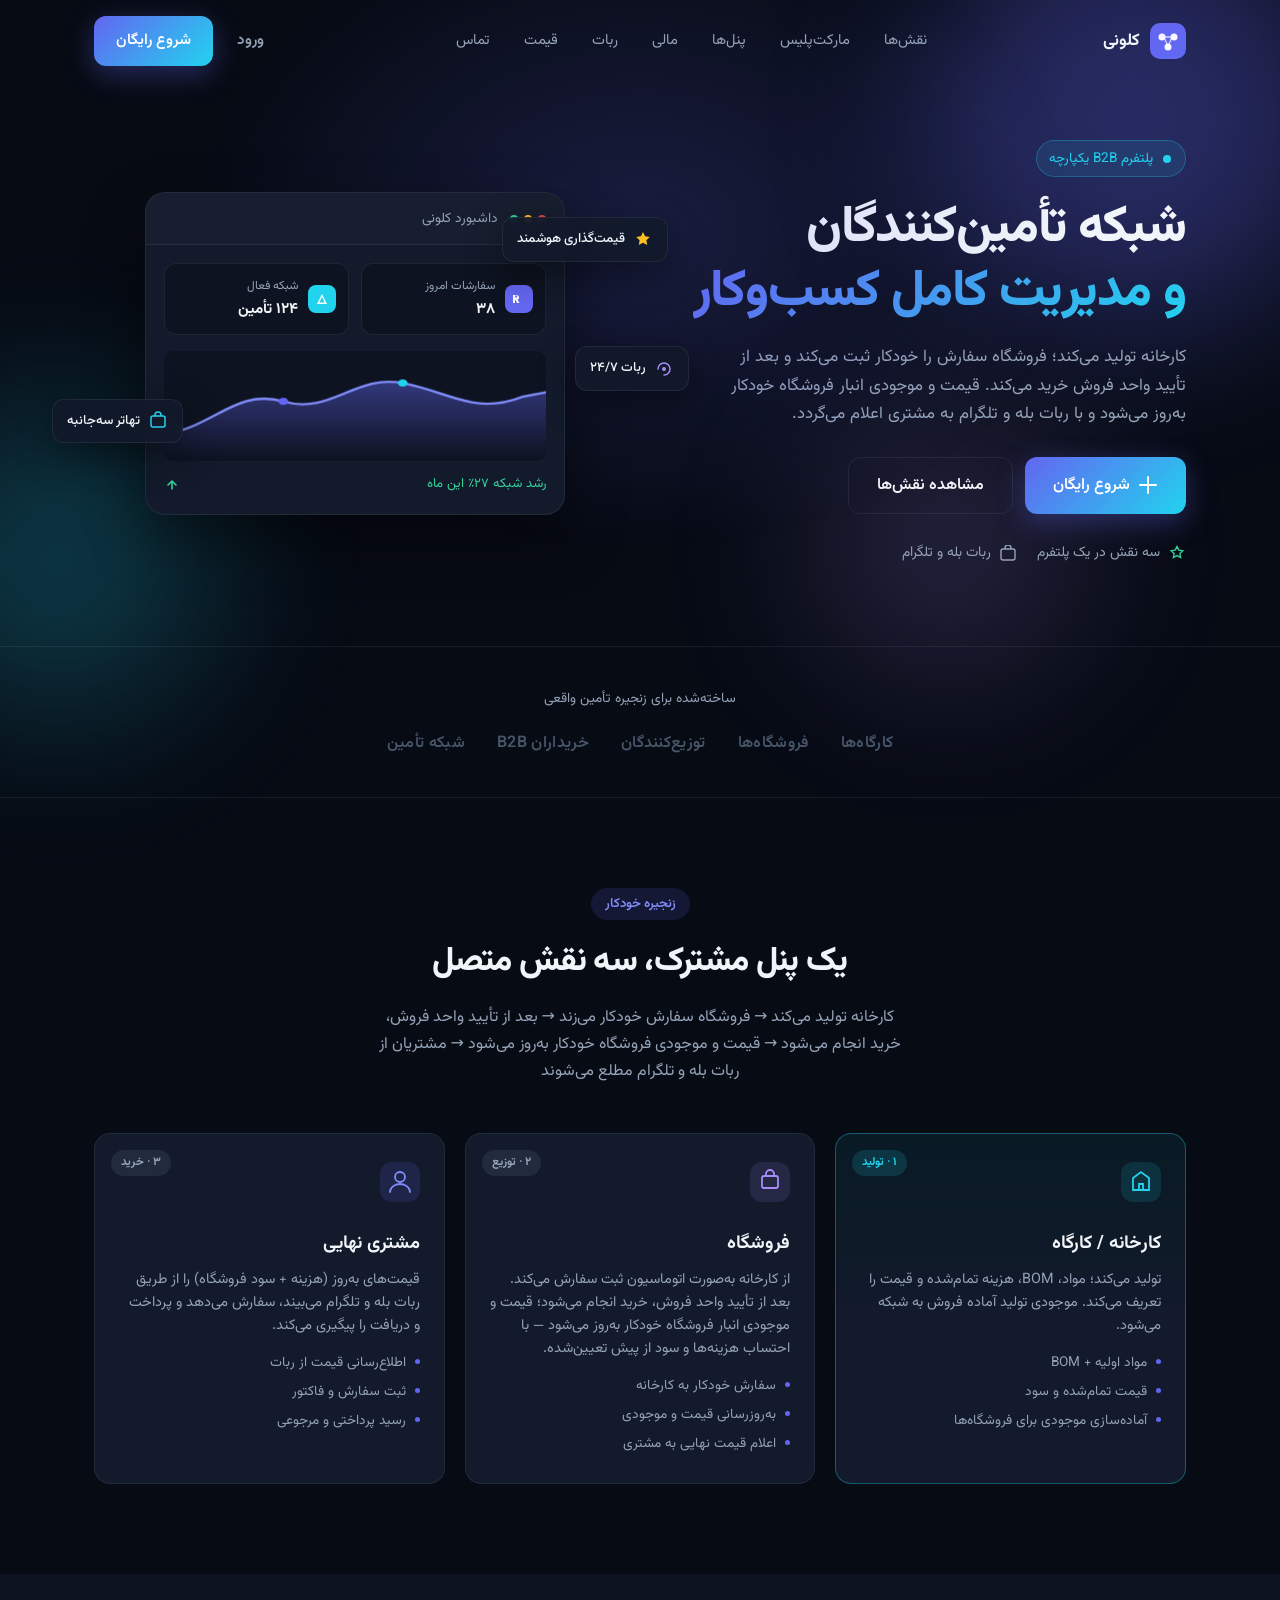
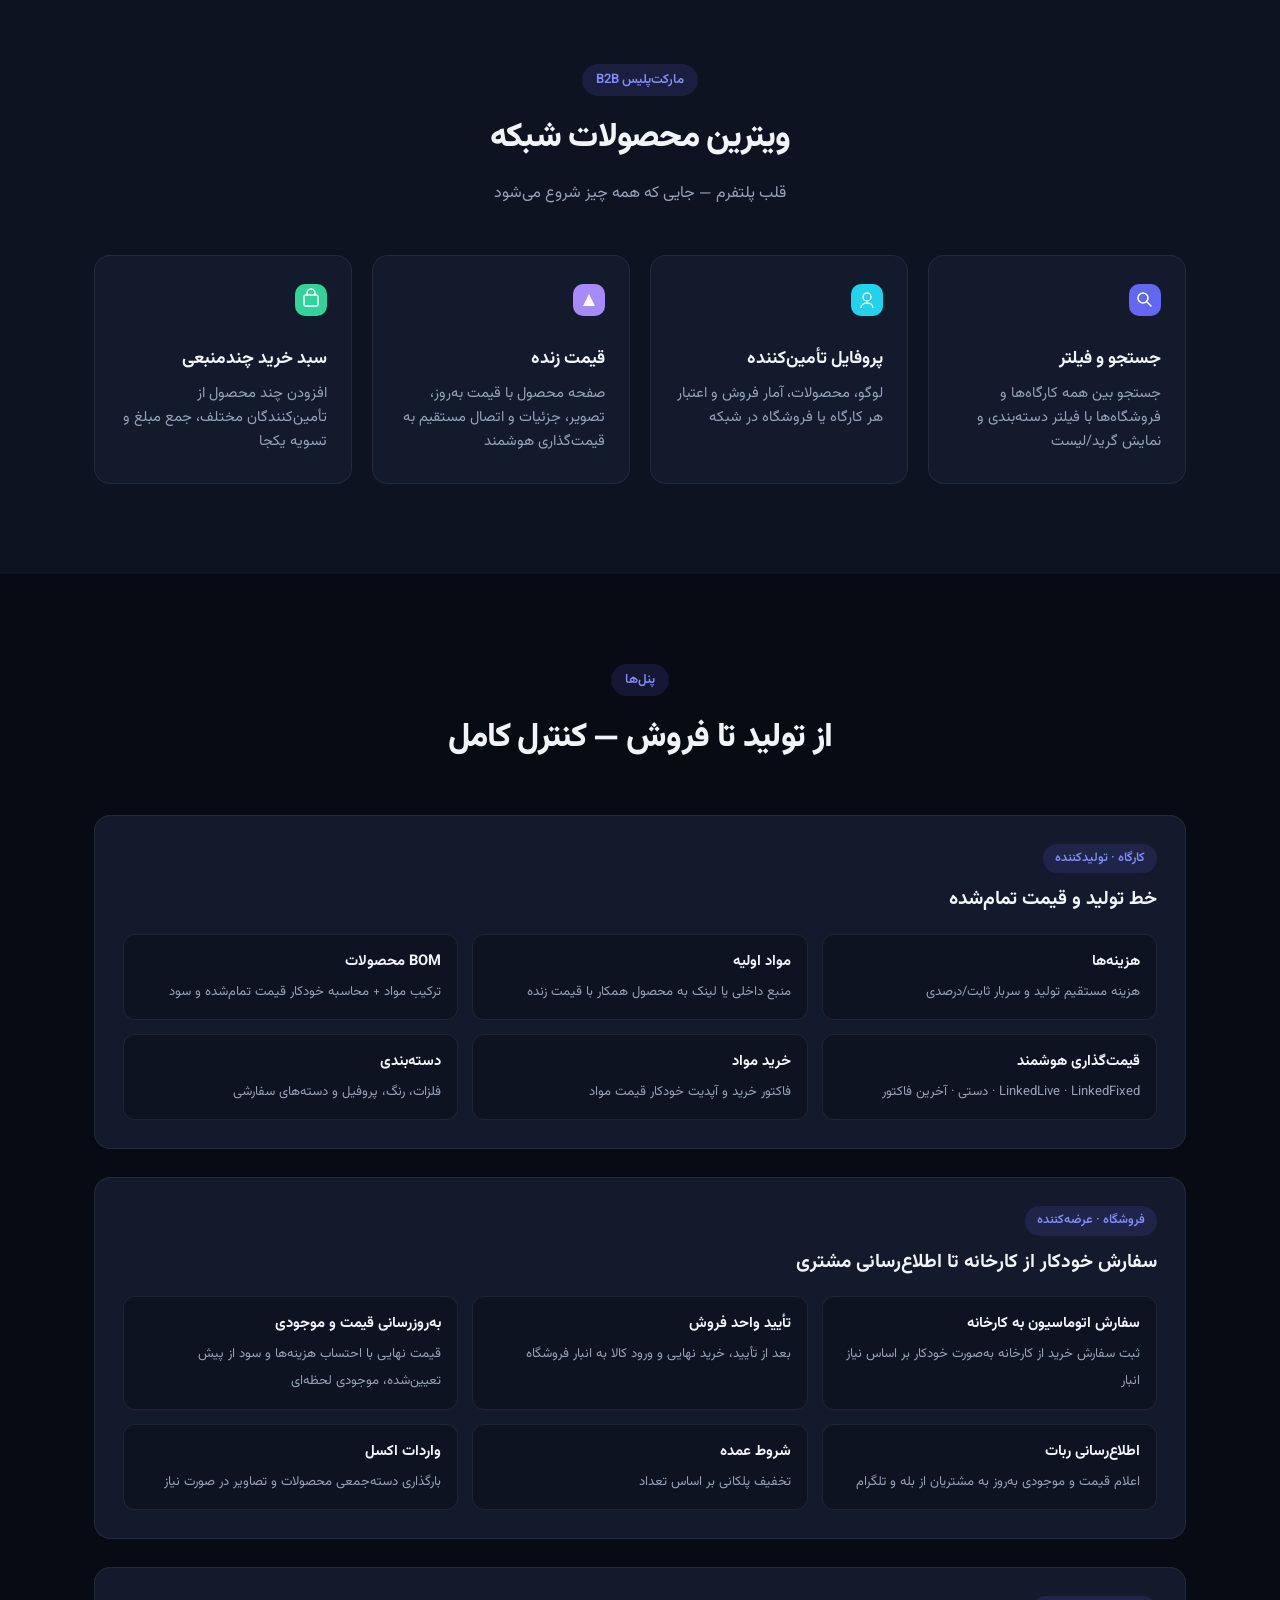
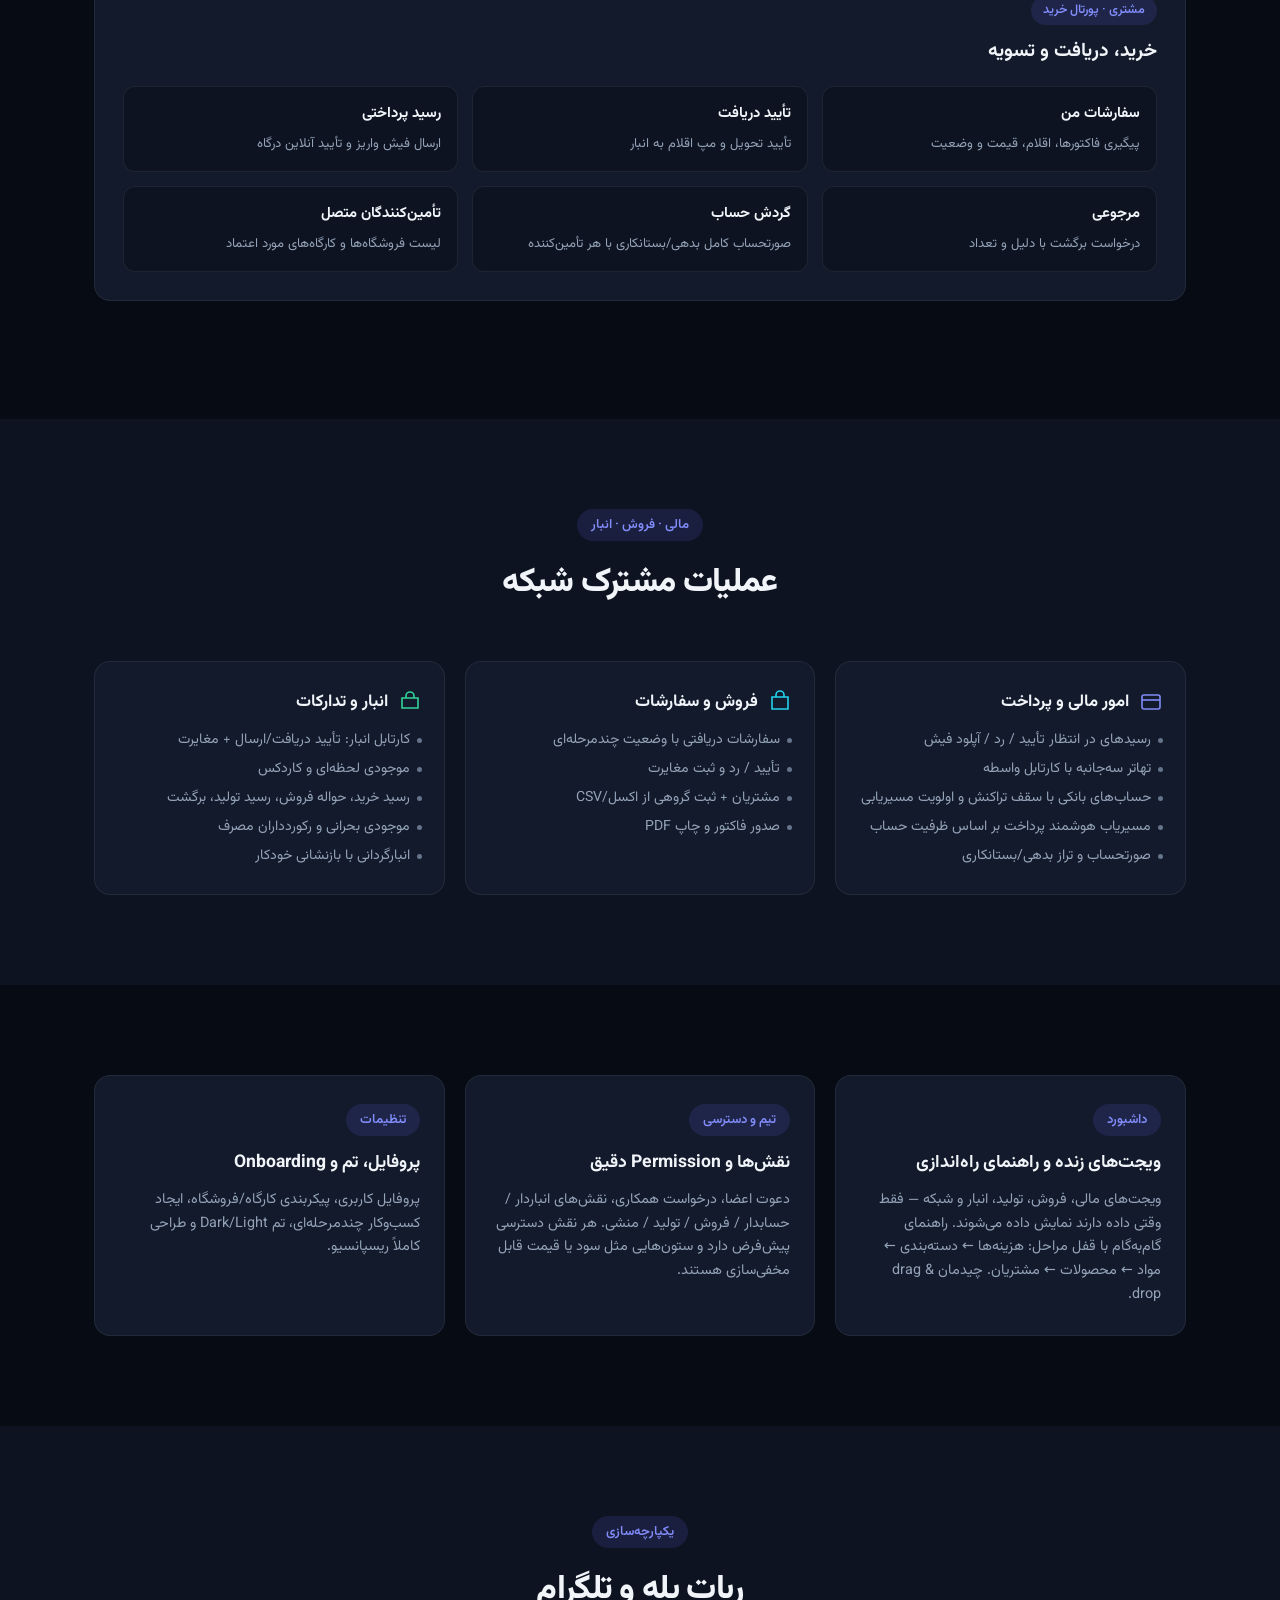
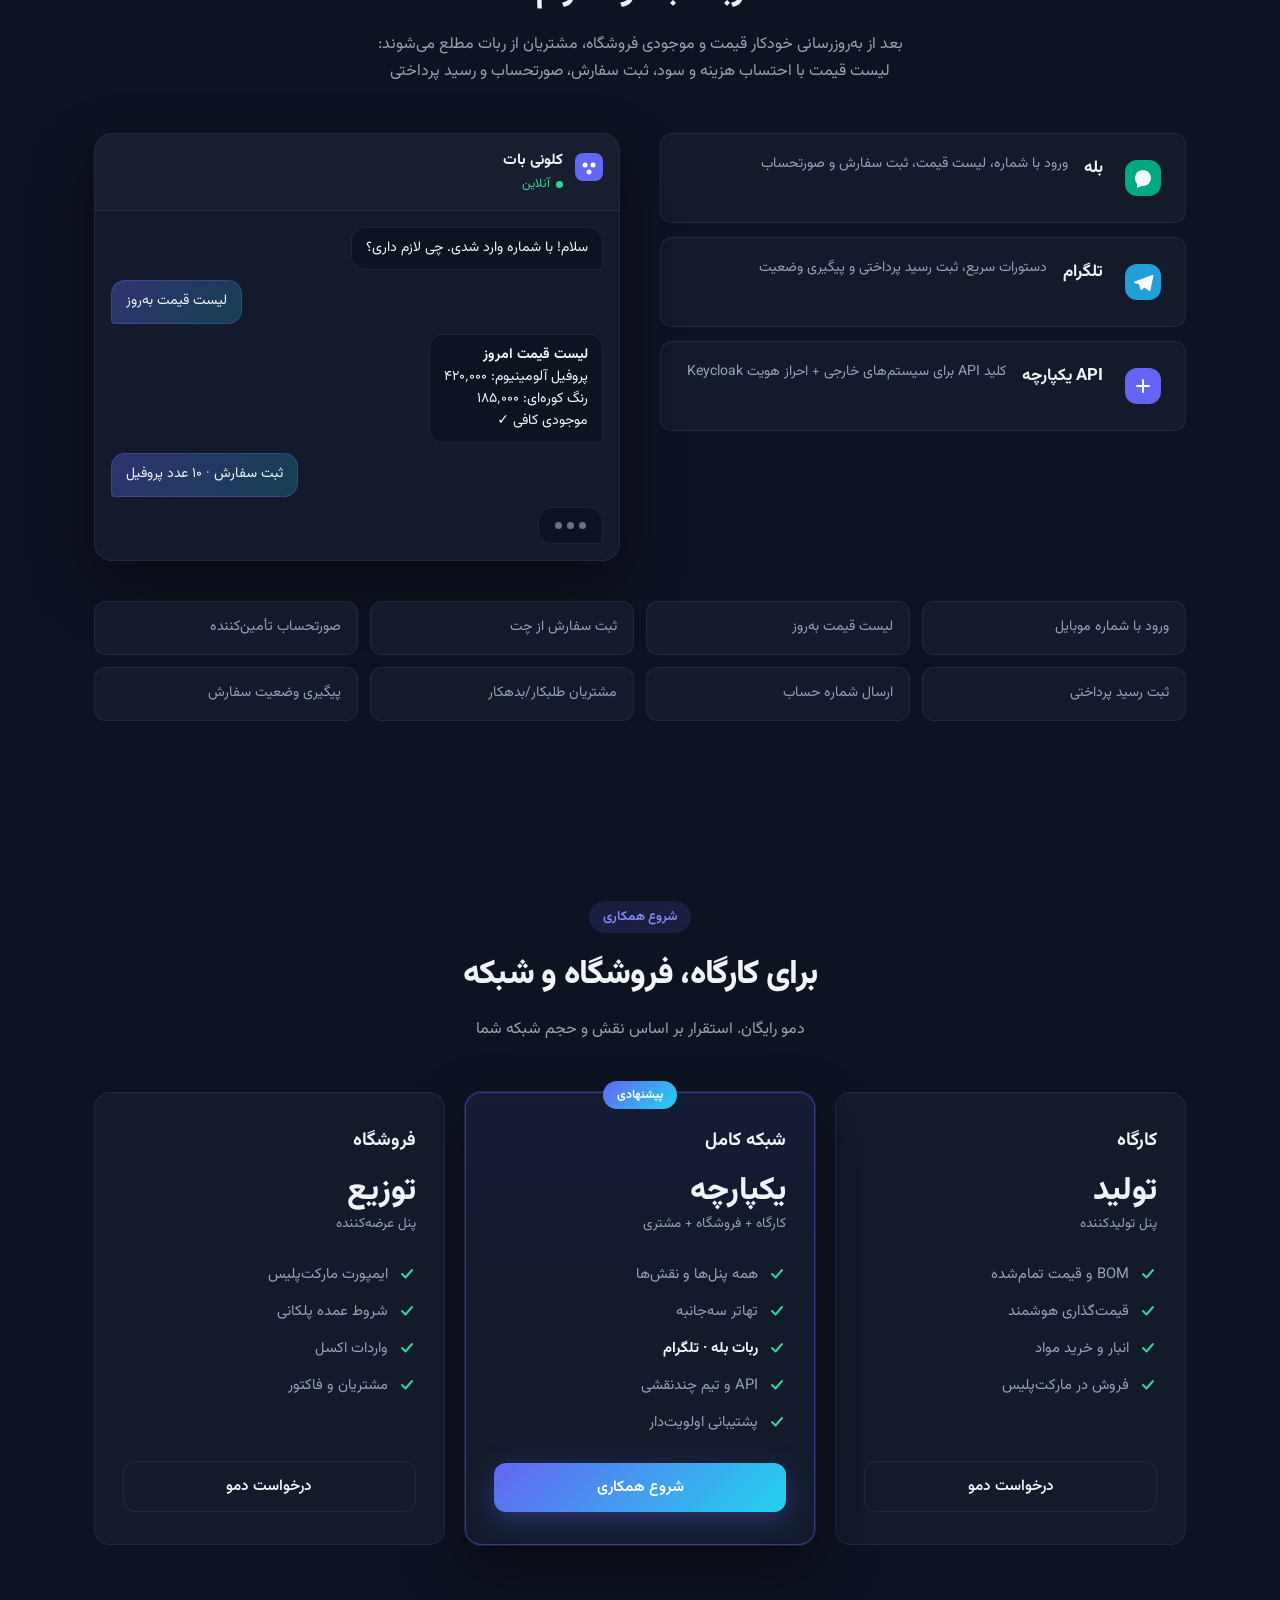
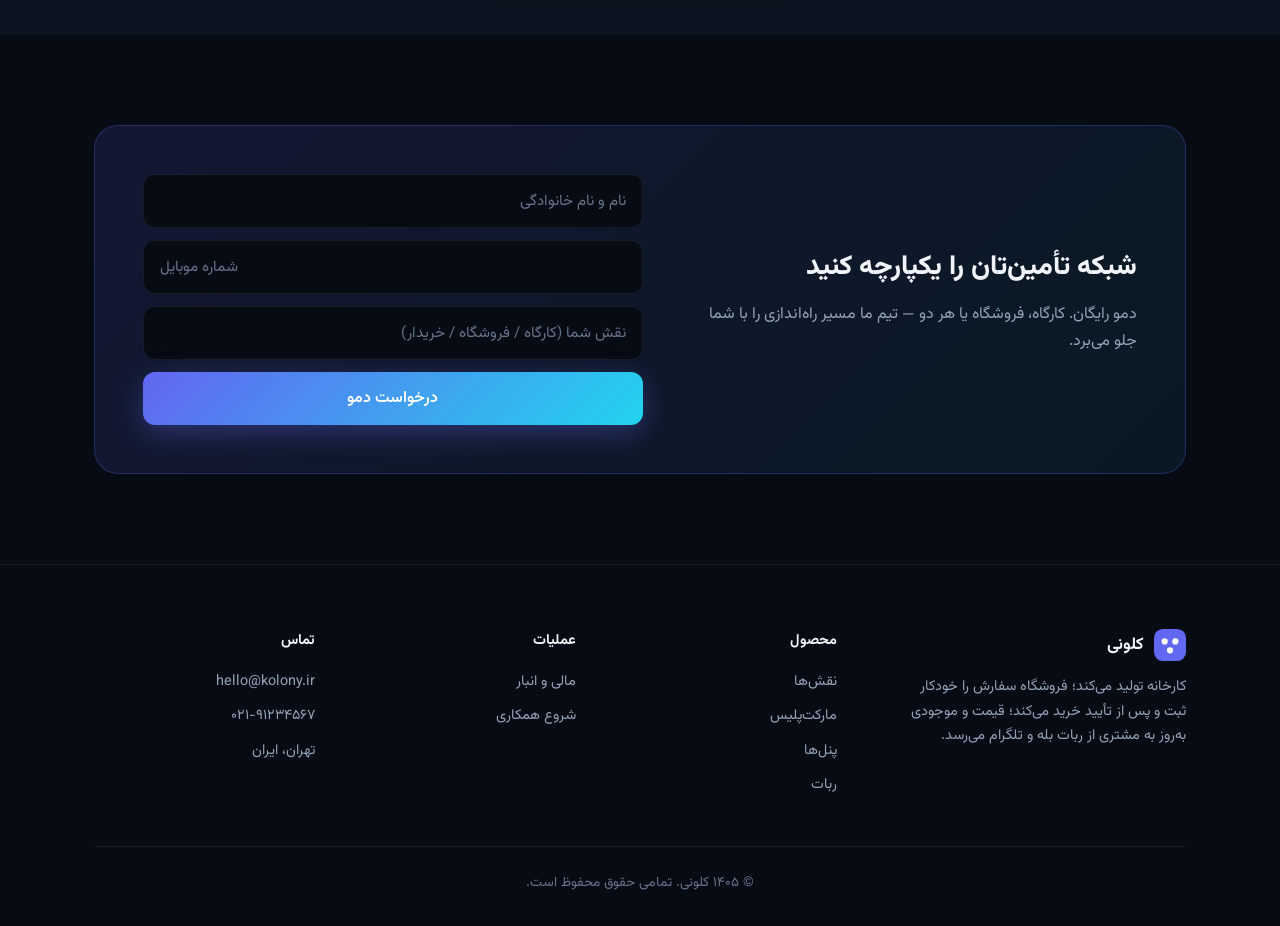
<file: landing/v6/index.html>
<!DOCTYPE html>
<html lang="fa" dir="rtl">
<head>
  <meta charset="UTF-8">
  <meta name="viewport" content="width=device-width, initial-scale=1.0">
  <title>کلونی | پلتفرم B2B مدیریت کسب‌وکار و شبکه تأمین‌کنندگان</title>
  <meta name="description" content="کلونی — کارخانه تولید می‌کند، فروشگاه سفارش خودکار می‌زند و بعد از تأیید خرید می‌کند؛ قیمت و موجودی خودکار به‌روز و از ربات بله و تلگرام به مشتری اعلام می‌شود.">
  <link rel="preconnect" href="https://fonts.googleapis.com">
  <link rel="preconnect" href="https://fonts.gstatic.com" crossorigin>
  <link href="https://fonts.googleapis.com/css2?family=Vazirmatn:wght@300;400;500;600;700;800&display=swap" rel="stylesheet">
  <link rel="stylesheet" href="styles.css">
</head>
<body>
  <div class="ambient" aria-hidden="true">
    <div class="orb orb-1"></div>
    <div class="orb orb-2"></div>
    <div class="orb orb-3"></div>
  </div>

  <header class="header" id="header">
    <div class="container header-inner">
      <a href="#" class="logo">
        <svg class="logo-svg" width="36" height="36" viewBox="0 0 36 36" fill="none">
          <rect width="36" height="36" rx="10" fill="url(#logoGrad)"/>
          <circle cx="12" cy="14" r="3.5" fill="#fff" opacity=".95"/>
          <circle cx="24" cy="14" r="3.5" fill="#fff" opacity=".95"/>
          <circle cx="18" cy="24" r="3.5" fill="#fff" opacity=".95"/>
          <path d="M14.5 15.5l3 6.5M21.5 15.5l-3 6.5M15.5 14h5" stroke="#fff" stroke-width="1.4" stroke-linecap="round" opacity=".7"/>
          <defs>
            <linearGradient id="logoGrad" x1="0" y1="0" x2="36" y2="36">
              <stop stop-color="#6366F1"/><stop offset="1" stop-color="#22D3EE"/>
            </linearGradient>
          </defs>
        </svg>
        <span class="logo-text">کلونی</span>
      </a>
      <nav class="nav" id="nav">
        <a href="#roles" class="nav-link">نقش‌ها</a>
        <a href="#marketplace" class="nav-link">مارکت‌پلیس</a>
        <a href="#panels" class="nav-link">پنل‌ها</a>
        <a href="#finance" class="nav-link">مالی</a>
        <a href="#bots" class="nav-link">ربات</a>
        <a href="#pricing" class="nav-link">قیمت</a>
        <a href="#contact" class="nav-link">تماس</a>
      </nav>
      <div class="header-actions">
        <a href="#demo" class="btn btn-ghost">ورود</a>
        <a href="#demo" class="btn btn-primary">شروع رایگان</a>
        <button class="menu-toggle" id="menuToggle" aria-label="منو">
          <span></span><span></span><span></span>
        </button>
      </div>
    </div>
  </header>

  <!-- Hero -->
  <section class="hero">
    <div class="hero-glow"></div>
    <div class="container hero-grid">
      <div class="hero-content">
        <div class="hero-badge">
          <span class="pulse-dot"></span>
          پلتفرم B2B یکپارچه
        </div>
        <h1 class="hero-title">
          شبکه تأمین‌کنندگان<br>
          <span class="gradient-text">و مدیریت کامل کسب‌وکار</span>
        </h1>
        <p class="hero-desc">
          کارخانه تولید می‌کند؛ فروشگاه سفارش را خودکار ثبت می‌کند و بعد از تأیید واحد فروش خرید می‌کند.
          قیمت و موجودی انبار فروشگاه خودکار به‌روز می‌شود و با ربات بله و تلگرام به مشتری اعلام می‌گردد.
        </p>
        <div class="hero-cta">
          <a href="#demo" class="btn btn-primary btn-lg">
            <svg width="20" height="20" viewBox="0 0 20 20" fill="none">
              <path d="M10 2v16M2 10h16" stroke="currentColor" stroke-width="2" stroke-linecap="round"/>
            </svg>
            شروع رایگان
          </a>
          <a href="#roles" class="btn btn-outline btn-lg">مشاهده نقش‌ها</a>
        </div>
        <div class="hero-meta">
          <div class="meta-item">
            <svg width="18" height="18" viewBox="0 0 18 18" fill="none">
              <path d="M9 1.5l1.8 3.6 4 .6-2.9 2.8.7 4-3.6-1.9-3.6 1.9.7-4L3.2 5.7l4-.6L9 1.5z" stroke="#34D399" stroke-width="1.4" fill="none"/>
            </svg>
            سه نقش در یک پلتفرم
          </div>
          <div class="meta-item">
            <svg width="18" height="18" viewBox="0 0 18 18" fill="none">
              <rect x="2" y="4" width="14" height="11" rx="2" stroke="#94A3B8" stroke-width="1.4"/>
              <path d="M6 4V3a3 3 0 016 0v1" stroke="#94A3B8" stroke-width="1.4"/>
            </svg>
            ربات بله و تلگرام
          </div>
        </div>
      </div>

      <div class="hero-visual">
        <div class="dash-card">
          <div class="dash-header">
            <div class="dash-dots"><span></span><span></span><span></span></div>
            <span class="dash-title">داشبورد کلونی</span>
          </div>
          <div class="dash-body">
            <div class="dash-row">
              <div class="mini-card">
                <svg width="28" height="28" viewBox="0 0 28 28" fill="none">
                  <rect width="28" height="28" rx="8" fill="url(#g1)"/>
                  <path d="M8 18V10h3.2c1.8 0 2.9.9 2.9 2.4 0 1-.6 1.8-1.6 2.1L14.5 18h-2.3l-2.2-3.8H10V18H8zm2.2-5.6h.8c.8 0 1.2-.4 1.2-1s-.4-.9-1.2-.9h-.8v1.9z" fill="#fff"/>
                  <defs>
                    <linearGradient id="g1" x1="0" y1="0" x2="28" y2="28">
                      <stop stop-color="#6366F1"/><stop offset="1" stop-color="#818CF8"/>
                    </linearGradient>
                  </defs>
                </svg>
                <div>
                  <span class="mini-label">سفارشات امروز</span>
                  <span class="mini-value">۳۸</span>
                </div>
              </div>
              <div class="mini-card">
                <svg width="28" height="28" viewBox="0 0 28 28" fill="none">
                  <rect width="28" height="28" rx="8" fill="url(#g2)"/>
                  <path d="M9 19l5-10 5 10H9zm2.3-1.5h5.4L14 11.8 11.3 17.5z" fill="#fff"/>
                  <defs>
                    <linearGradient id="g2" x1="0" y1="0" x2="28" y2="28">
                      <stop stop-color="#22D3EE"/><stop offset="1" stop-color="#06B6D4"/>
                    </linearGradient>
                  </defs>
                </svg>
                <div>
                  <span class="mini-label">شبکه فعال</span>
                  <span class="mini-value">۱۲۴ تأمین</span>
                </div>
              </div>
            </div>
            <div class="chart-wrap">
              <svg viewBox="0 0 320 120" class="chart-svg" preserveAspectRatio="none">
                <defs>
                  <linearGradient id="areaGrad" x1="0" y1="0" x2="0" y2="1">
                    <stop offset="0%" stop-color="#6366F1" stop-opacity=".45"/>
                    <stop offset="100%" stop-color="#6366F1" stop-opacity="0"/>
                  </linearGradient>
                </defs>
                <path class="chart-area" d="M0 90 C40 85, 60 40, 100 55 C140 70, 160 25, 200 35 C240 45, 260 70, 300 50 L320 45 L320 120 L0 120 Z" fill="url(#areaGrad)"/>
                <path class="chart-line" d="M0 90 C40 85, 60 40, 100 55 C140 70, 160 25, 200 35 C240 45, 260 70, 300 50 L320 45" fill="none" stroke="#818CF8" stroke-width="2.5" stroke-linecap="round"/>
                <circle class="chart-dot" cx="100" cy="55" r="4" fill="#6366F1"/>
                <circle class="chart-dot" cx="200" cy="35" r="4" fill="#22D3EE"/>
              </svg>
            </div>
            <div class="dash-footer">
              <span>رشد شبکه ۲۷٪ این ماه</span>
              <svg width="16" height="16" viewBox="0 0 16 16" fill="none">
                <path d="M8 12V4M4 8l4-4 4 4" stroke="#34D399" stroke-width="1.6" stroke-linecap="round" stroke-linejoin="round"/>
              </svg>
            </div>
          </div>
        </div>
        <div class="float-badge badge-1">
          <svg width="20" height="20" viewBox="0 0 20 20" fill="none">
            <path d="M10 2l2.1 4.3 4.7.7-3.4 3.3.8 4.7L10 12.8 5.8 15l.8-4.7-3.4-3.3 4.7-.7L10 2z" fill="#FBBF24"/>
          </svg>
          قیمت‌گذاری هوشمند
        </div>
        <div class="float-badge badge-2">
          <svg width="20" height="20" viewBox="0 0 20 20" fill="none">
            <rect x="3" y="5" width="14" height="11" rx="2" stroke="#22D3EE" stroke-width="1.5"/>
            <path d="M7 5V4a3 3 0 016 0v1" stroke="#22D3EE" stroke-width="1.5"/>
          </svg>
          تهاتر سه‌جانبه
        </div>
        <div class="float-badge badge-3">
          <svg width="20" height="20" viewBox="0 0 20 20" fill="none">
            <path d="M4 10c0-3.3 2.7-6 6-6s6 2.7 6 6-2.7 6-6 6" stroke="#A78BFA" stroke-width="1.5" stroke-linecap="round"/>
            <circle cx="10" cy="10" r="2" fill="#A78BFA"/>
          </svg>
          ربات ۲۴/۷
        </div>
      </div>
    </div>
  </section>

  <section class="trust">
    <div class="container">
      <p class="trust-label">ساخته‌شده برای زنجیره تأمین واقعی</p>
      <div class="trust-logos">
        <span>کارگاه‌ها</span>
        <span>فروشگاه‌ها</span>
        <span>توزیع‌کنندگان</span>
        <span>خریداران B2B</span>
        <span>شبکه تأمین</span>
      </div>
    </div>
  </section>

  <!-- Roles -->
  <section class="roles" id="roles">
    <div class="container">
      <div class="section-header">
        <span class="section-tag">زنجیره خودکار</span>
        <h2 class="section-title">یک پنل مشترک، سه نقش متصل</h2>
        <p class="section-desc">کارخانه تولید می‌کند → فروشگاه سفارش خودکار می‌زند → بعد از تأیید واحد فروش، خرید انجام می‌شود → قیمت و موجودی فروشگاه خودکار به‌روز می‌شود → مشتریان از ربات بله و تلگرام مطلع می‌شوند</p>
      </div>
      <div class="roles-grid">
        <article class="role-card reveal featured-role">
          <div class="role-badge">۱ · تولید</div>
          <div class="role-icon">
            <svg width="40" height="40" viewBox="0 0 40 40" fill="none">
              <rect width="40" height="40" rx="12" fill="rgba(34,211,238,.12)"/>
              <path d="M12 28V16l8-6 8 6v12H12z" stroke="#22D3EE" stroke-width="1.8" fill="none"/>
              <path d="M18 28v-6h4v6" stroke="#22D3EE" stroke-width="1.8"/>
            </svg>
          </div>
          <h3>کارخانه / کارگاه</h3>
          <p>تولید می‌کند؛ مواد، BOM، هزینه تمام‌شده و قیمت را تعریف می‌کند. موجودی تولید آماده فروش به شبکه می‌شود.</p>
          <ul class="role-list">
            <li>مواد اولیه + BOM</li>
            <li>قیمت تمام‌شده و سود</li>
            <li>آماده‌سازی موجودی برای فروشگاه‌ها</li>
          </ul>
        </article>
        <article class="role-card reveal">
          <div class="role-badge soft">۲ · توزیع</div>
          <div class="role-icon">
            <svg width="40" height="40" viewBox="0 0 40 40" fill="none">
              <rect width="40" height="40" rx="12" fill="rgba(167,139,250,.12)"/>
              <rect x="12" y="14" width="16" height="12" rx="2" stroke="#A78BFA" stroke-width="1.8"/>
              <path d="M16 14v-2a4 4 0 018 0v2" stroke="#A78BFA" stroke-width="1.8"/>
            </svg>
          </div>
          <h3>فروشگاه</h3>
          <p>از کارخانه به‌صورت اتوماسیون ثبت سفارش می‌کند. بعد از تأیید واحد فروش، خرید انجام می‌شود؛ قیمت و موجودی انبار فروشگاه خودکار به‌روز می‌شود — با احتساب هزینه‌ها و سود از پیش تعیین‌شده.</p>
          <ul class="role-list">
            <li>سفارش خودکار به کارخانه</li>
            <li>به‌روزرسانی قیمت و موجودی</li>
            <li>اعلام قیمت نهایی به مشتری</li>
          </ul>
        </article>
        <article class="role-card reveal">
          <div class="role-badge soft">۳ · خرید</div>
          <div class="role-icon">
            <svg width="40" height="40" viewBox="0 0 40 40" fill="none">
              <rect width="40" height="40" rx="12" fill="rgba(99,102,241,.15)"/>
              <circle cx="20" cy="15" r="5" stroke="#818CF8" stroke-width="1.8"/>
              <path d="M10 30c0-4.4 4.5-8 10-8s10 3.6 10 8" stroke="#818CF8" stroke-width="1.8" stroke-linecap="round"/>
            </svg>
          </div>
          <h3>مشتری نهایی</h3>
          <p>قیمت‌های به‌روز (هزینه + سود فروشگاه) را از طریق ربات بله و تلگرام می‌بیند، سفارش می‌دهد و پرداخت و دریافت را پیگیری می‌کند.</p>
          <ul class="role-list">
            <li>اطلاع‌رسانی قیمت از ربات</li>
            <li>ثبت سفارش و فاکتور</li>
            <li>رسید پرداختی و مرجوعی</li>
          </ul>
        </article>
      </div>
    </div>
  </section>

  <!-- Marketplace -->
  <section class="marketplace" id="marketplace">
    <div class="container">
      <div class="section-header">
        <span class="section-tag">مارکت‌پلیس B2B</span>
        <h2 class="section-title">ویترین محصولات شبکه</h2>
        <p class="section-desc">قلب پلتفرم — جایی که همه چیز شروع می‌شود</p>
      </div>
      <div class="features-grid">
        <article class="feature-card reveal">
          <div class="feature-icon">
            <svg width="32" height="32" viewBox="0 0 32 32" fill="none">
              <rect width="32" height="32" rx="10" fill="url(#f1)"/>
              <circle cx="14" cy="14" r="5" stroke="#fff" stroke-width="1.6"/>
              <path d="M18 18l4 4" stroke="#fff" stroke-width="1.6" stroke-linecap="round"/>
              <defs><linearGradient id="f1" x1="0" y1="0" x2="32" y2="32"><stop stop-color="#6366F1"/><stop offset="1" stop-color="#818CF8"/></linearGradient></defs>
            </svg>
          </div>
          <h3>جستجو و فیلتر</h3>
          <p>جستجو بین همه کارگاه‌ها و فروشگاه‌ها با فیلتر دسته‌بندی و نمایش گرید/لیست</p>
        </article>
        <article class="feature-card reveal">
          <div class="feature-icon">
            <svg width="32" height="32" viewBox="0 0 32 32" fill="none">
              <rect width="32" height="32" rx="10" fill="url(#f2)"/>
              <circle cx="16" cy="13" r="4" stroke="#fff" stroke-width="1.5"/>
              <path d="M10 24c0-3 2.7-5 6-5s6 2 6 5" stroke="#fff" stroke-width="1.5"/>
              <defs><linearGradient id="f2" x1="0" y1="0" x2="32" y2="32"><stop stop-color="#22D3EE"/><stop offset="1" stop-color="#06B6D4"/></linearGradient></defs>
            </svg>
          </div>
          <h3>پروفایل تأمین‌کننده</h3>
          <p>لوگو، محصولات، آمار فروش و اعتبار هر کارگاه یا فروشگاه در شبکه</p>
        </article>
        <article class="feature-card reveal">
          <div class="feature-icon">
            <svg width="32" height="32" viewBox="0 0 32 32" fill="none">
              <rect width="32" height="32" rx="10" fill="url(#f3)"/>
              <path d="M10 22l6-12 6 12H10z" fill="#fff"/>
              <defs><linearGradient id="f3" x1="0" y1="0" x2="32" y2="32"><stop stop-color="#A78BFA"/><stop offset="1" stop-color="#8B5CF6"/></linearGradient></defs>
            </svg>
          </div>
          <h3>قیمت زنده</h3>
          <p>صفحه محصول با قیمت به‌روز، تصویر، جزئیات و اتصال مستقیم به قیمت‌گذاری هوشمند</p>
        </article>
        <article class="feature-card reveal">
          <div class="feature-icon">
            <svg width="32" height="32" viewBox="0 0 32 32" fill="none">
              <rect width="32" height="32" rx="10" fill="url(#f4)"/>
              <rect x="9" y="11" width="14" height="11" rx="2" stroke="#fff" stroke-width="1.5"/>
              <path d="M12 11V9a4 4 0 018 0v2" stroke="#fff" stroke-width="1.5"/>
              <defs><linearGradient id="f4" x1="0" y1="0" x2="32" y2="32"><stop stop-color="#34D399"/><stop offset="1" stop-color="#10B981"/></linearGradient></defs>
            </svg>
          </div>
          <h3>سبد خرید چندمنبعی</h3>
          <p>افزودن چند محصول از تأمین‌کنندگان مختلف، جمع مبلغ و تسویه یکجا</p>
        </article>
      </div>
    </div>
  </section>

  <!-- Panels -->
  <section class="panels" id="panels">
    <div class="container">
      <div class="section-header">
        <span class="section-tag">پنل‌ها</span>
        <h2 class="section-title">از تولید تا فروش — کنترل کامل</h2>
      </div>

      <div class="panel-block reveal">
        <div class="panel-label">کارگاه · تولیدکننده</div>
        <h3>خط تولید و قیمت تمام‌شده</h3>
        <div class="panel-grid">
          <div class="panel-item">
            <strong>هزینه‌ها</strong>
            <span>هزینه مستقیم تولید و سربار ثابت/درصدی</span>
          </div>
          <div class="panel-item">
            <strong>مواد اولیه</strong>
            <span>منبع داخلی یا لینک به محصول همکار با قیمت زنده</span>
          </div>
          <div class="panel-item">
            <strong>BOM محصولات</strong>
            <span>ترکیب مواد + محاسبه خودکار قیمت تمام‌شده و سود</span>
          </div>
          <div class="panel-item">
            <strong>قیمت‌گذاری هوشمند</strong>
            <span>LinkedLive · LinkedFixed · دستی · آخرین فاکتور</span>
          </div>
          <div class="panel-item">
            <strong>خرید مواد</strong>
            <span>فاکتور خرید و آپدیت خودکار قیمت مواد</span>
          </div>
          <div class="panel-item">
            <strong>دسته‌بندی</strong>
            <span>فلزات، رنگ، پروفیل و دسته‌های سفارشی</span>
          </div>
        </div>
      </div>

      <div class="panel-block reveal">
        <div class="panel-label">فروشگاه · عرضه‌کننده</div>
        <h3>سفارش خودکار از کارخانه تا اطلاع‌رسانی مشتری</h3>
        <div class="panel-grid">
          <div class="panel-item">
            <strong>سفارش اتوماسیون به کارخانه</strong>
            <span>ثبت سفارش خرید از کارخانه به‌صورت خودکار بر اساس نیاز انبار</span>
          </div>
          <div class="panel-item">
            <strong>تأیید واحد فروش</strong>
            <span>بعد از تأیید، خرید نهایی و ورود کالا به انبار فروشگاه</span>
          </div>
          <div class="panel-item">
            <strong>به‌روزرسانی قیمت و موجودی</strong>
            <span>قیمت نهایی با احتساب هزینه‌ها و سود از پیش تعیین‌شده، موجودی لحظه‌ای</span>
          </div>
          <div class="panel-item">
            <strong>اطلاع‌رسانی ربات</strong>
            <span>اعلام قیمت و موجودی به‌روز به مشتریان از بله و تلگرام</span>
          </div>
          <div class="panel-item">
            <strong>شروط عمده</strong>
            <span>تخفیف پلکانی بر اساس تعداد</span>
          </div>
          <div class="panel-item">
            <strong>واردات اکسل</strong>
            <span>بارگذاری دسته‌جمعی محصولات و تصاویر در صورت نیاز</span>
          </div>
        </div>
      </div>

      <div class="panel-block reveal">
        <div class="panel-label">مشتری · پورتال خرید</div>
        <h3>خرید، دریافت و تسویه</h3>
        <div class="panel-grid">
          <div class="panel-item">
            <strong>سفارشات من</strong>
            <span>پیگیری فاکتورها، اقلام، قیمت و وضعیت</span>
          </div>
          <div class="panel-item">
            <strong>تأیید دریافت</strong>
            <span>تأیید تحویل و مپ اقلام به انبار</span>
          </div>
          <div class="panel-item">
            <strong>رسید پرداختی</strong>
            <span>ارسال فیش واریز و تأیید آنلاین درگاه</span>
          </div>
          <div class="panel-item">
            <strong>مرجوعی</strong>
            <span>درخواست برگشت با دلیل و تعداد</span>
          </div>
          <div class="panel-item">
            <strong>گردش حساب</strong>
            <span>صورتحساب کامل بدهی/بستانکاری با هر تأمین‌کننده</span>
          </div>
          <div class="panel-item">
            <strong>تأمین‌کنندگان متصل</strong>
            <span>لیست فروشگاه‌ها و کارگاه‌های مورد اعتماد</span>
          </div>
        </div>
      </div>
    </div>
  </section>

  <!-- Finance & Ops -->
  <section class="finance" id="finance">
    <div class="container">
      <div class="section-header">
        <span class="section-tag">مالی · فروش · انبار</span>
        <h2 class="section-title">عملیات مشترک شبکه</h2>
      </div>
      <div class="finance-grid">
        <div class="finance-card reveal">
          <h3>
            <svg width="24" height="24" viewBox="0 0 24 24" fill="none"><rect x="3" y="5" width="18" height="14" rx="2" stroke="#818CF8" stroke-width="1.6"/><path d="M3 10h18" stroke="#818CF8" stroke-width="1.6"/></svg>
            امور مالی و پرداخت
          </h3>
          <ul>
            <li>رسیدهای در انتظار تأیید / رد / آپلود فیش</li>
            <li>تهاتر سه‌جانبه با کارتابل واسطه</li>
            <li>حساب‌های بانکی با سقف تراکنش و اولویت مسیریابی</li>
            <li>مسیریاب هوشمند پرداخت بر اساس ظرفیت حساب</li>
            <li>صورتحساب و تراز بدهی/بستانکاری</li>
          </ul>
        </div>
        <div class="finance-card reveal">
          <h3>
            <svg width="24" height="24" viewBox="0 0 24 24" fill="none"><path d="M4 7h16v12H4V7z" stroke="#22D3EE" stroke-width="1.6"/><path d="M8 7V5a4 4 0 018 0v2" stroke="#22D3EE" stroke-width="1.6"/></svg>
            فروش و سفارشات
          </h3>
          <ul>
            <li>سفارشات دریافتی با وضعیت چندمرحله‌ای</li>
            <li>تأیید / رد و ثبت مغایرت</li>
            <li>مشتریان + ثبت گروهی از اکسل/CSV</li>
            <li>صدور فاکتور و چاپ PDF</li>
          </ul>
        </div>
        <div class="finance-card reveal">
          <h3>
            <svg width="24" height="24" viewBox="0 0 24 24" fill="none"><path d="M4 8h16v10H4V8z" stroke="#34D399" stroke-width="1.6"/><path d="M8 8V6a4 4 0 018 0v2" stroke="#34D399" stroke-width="1.6"/></svg>
            انبار و تدارکات
          </h3>
          <ul>
            <li>کارتابل انبار: تأیید دریافت/ارسال + مغایرت</li>
            <li>موجودی لحظه‌ای و کاردکس</li>
            <li>رسید خرید، حواله فروش، رسید تولید، برگشت</li>
            <li>موجودی بحرانی و رکوردداران مصرف</li>
            <li>انبارگردانی با بازنشانی خودکار</li>
          </ul>
        </div>
      </div>
    </div>
  </section>

  <!-- Dashboard & Team -->
  <section class="ops">
    <div class="container">
      <div class="ops-grid">
        <div class="ops-card reveal">
          <span class="section-tag">داشبورد</span>
          <h3>ویجت‌های زنده و راهنمای راه‌اندازی</h3>
          <p>ویجت‌های مالی، فروش، تولید، انبار و شبکه — فقط وقتی داده دارند نمایش داده می‌شوند. راهنمای گام‌به‌گام با قفل مراحل: هزینه‌ها ← دسته‌بندی ← مواد ← محصولات ← مشتریان. چیدمان drag & drop.</p>
        </div>
        <div class="ops-card reveal">
          <span class="section-tag">تیم و دسترسی</span>
          <h3>نقش‌ها و Permission دقیق</h3>
          <p>دعوت اعضا، درخواست همکاری، نقش‌های انباردار / حسابدار / فروش / تولید / منشی. هر نقش دسترسی پیش‌فرض دارد و ستون‌هایی مثل سود یا قیمت قابل مخفی‌سازی هستند.</p>
        </div>
        <div class="ops-card reveal">
          <span class="section-tag">تنظیمات</span>
          <h3>پروفایل، تم و Onboarding</h3>
          <p>پروفایل کاربری، پیکربندی کارگاه/فروشگاه، ایجاد کسب‌وکار چندمرحله‌ای، تم Dark/Light و طراحی کاملاً ریسپانسیو.</p>
        </div>
      </div>
    </div>
  </section>

  <!-- Bots -->
  <section class="bots" id="bots">
    <div class="container">
      <div class="section-header">
        <span class="section-tag">یکپارچه‌سازی</span>
        <h2 class="section-title">ربات بله و تلگرام</h2>
        <p class="section-desc">بعد از به‌روزرسانی خودکار قیمت و موجودی فروشگاه، مشتریان از ربات مطلع می‌شوند: لیست قیمت با احتساب هزینه و سود، ثبت سفارش، صورتحساب و رسید پرداختی</p>
      </div>
      <div class="bots-showcase">
        <div class="bots-platforms">
          <div class="platform-card reveal">
            <div class="platform-icon bale">
              <svg width="36" height="36" viewBox="0 0 36 36" fill="none">
                <rect width="36" height="36" rx="12" fill="#00A884"/>
                <path d="M10 18c0-4.4 3.6-8 8-8s8 3.6 8 8-3.6 8-8 8h-1.5L12 28v-4.2C10.7 22.5 10 20.4 10 18z" fill="#fff" opacity=".95"/>
              </svg>
            </div>
            <h3>بله</h3>
            <p>ورود با شماره، لیست قیمت، ثبت سفارش و صورتحساب</p>
          </div>
          <div class="platform-card reveal">
            <div class="platform-icon telegram">
              <svg width="36" height="36" viewBox="0 0 36 36" fill="none">
                <rect width="36" height="36" rx="12" fill="#229ED9"/>
                <path d="M26.5 11.2L9.8 17.6c-1.1.4-1.1 1.1-.2 1.4l4.3 1.3 1.6 5c.2.6.1.8.7.8.4 0 .6-.2.9-.5l2.2-2.1 4.5 3.3c.8.5 1.4.2 1.6-.8l2.9-13.6c.3-1.2-.4-1.7-1.3-1.2z" fill="#fff"/>
              </svg>
            </div>
            <h3>تلگرام</h3>
            <p>دستورات سریع، ثبت رسید پرداختی و پیگیری وضعیت</p>
          </div>
          <div class="platform-card reveal">
            <div class="platform-icon api">
              <svg width="36" height="36" viewBox="0 0 36 36" fill="none">
                <rect width="36" height="36" rx="12" fill="#6366F1"/>
                <path d="M12 18h12M18 12v12" stroke="#fff" stroke-width="2" stroke-linecap="round"/>
              </svg>
            </div>
            <h3>API یکپارچه</h3>
            <p>کلید API برای سیستم‌های خارجی + احراز هویت Keycloak</p>
          </div>
        </div>
        <div class="chat-mock reveal">
          <div class="chat-header">
            <div class="chat-avatar">
              <svg width="28" height="28" viewBox="0 0 28 28" fill="none">
                <rect width="28" height="28" rx="8" fill="url(#botGrad)"/>
                <circle cx="10" cy="12" r="2.5" fill="#fff"/>
                <circle cx="18" cy="12" r="2.5" fill="#fff"/>
                <circle cx="14" cy="19" r="2.5" fill="#fff" opacity=".9"/>
                <defs>
                  <linearGradient id="botGrad" x1="0" y1="0" x2="28" y2="28">
                    <stop stop-color="#6366F1"/><stop offset="1" stop-color="#22D3EE"/>
                  </linearGradient>
                </defs>
              </svg>
            </div>
            <div>
              <strong>کلونی بات</strong>
              <span class="chat-status"><span class="online-dot"></span> آنلاین</span>
            </div>
          </div>
          <div class="chat-body">
            <div class="bubble bot">سلام! با شماره وارد شدی. چی لازم داری؟</div>
            <div class="bubble user">لیست قیمت به‌روز</div>
            <div class="bubble bot">
              <strong>لیست قیمت امروز</strong><br>
              پروفیل آلومینیوم: ۴۲۰٬۰۰۰<br>
              رنگ کوره‌ای: ۱۸۵٬۰۰۰<br>
              موجودی کافی ✓
            </div>
            <div class="bubble user">ثبت سفارش · ۱۰ عدد پروفیل</div>
            <div class="bubble bot typing"><span></span><span></span><span></span></div>
          </div>
        </div>
      </div>
      <div class="bots-features">
        <div class="bot-feat reveal"><span>ورود با شماره موبایل</span></div>
        <div class="bot-feat reveal"><span>لیست قیمت به‌روز</span></div>
        <div class="bot-feat reveal"><span>ثبت سفارش از چت</span></div>
        <div class="bot-feat reveal"><span>صورتحساب تأمین‌کننده</span></div>
        <div class="bot-feat reveal"><span>ثبت رسید پرداختی</span></div>
        <div class="bot-feat reveal"><span>ارسال شماره حساب</span></div>
        <div class="bot-feat reveal"><span>مشتریان طلبکار/بدهکار</span></div>
        <div class="bot-feat reveal"><span>پیگیری وضعیت سفارش</span></div>
      </div>
    </div>
  </section>

  <!-- Pricing -->
  <section class="pricing" id="pricing">
    <div class="container">
      <div class="section-header">
        <span class="section-tag">شروع همکاری</span>
        <h2 class="section-title">برای کارگاه، فروشگاه و شبکه</h2>
        <p class="section-desc">دمو رایگان. استقرار بر اساس نقش و حجم شبکه شما</p>
      </div>
      <div class="pricing-grid">
        <div class="price-card reveal">
          <h3>کارگاه</h3>
          <div class="price"><span class="amount">تولید</span><span class="unit">پنل تولیدکننده</span></div>
          <ul class="price-features">
            <li><svg width="18" height="18" viewBox="0 0 18 18" fill="none"><path d="M4 9l3.5 3.5L14 5" stroke="#34D399" stroke-width="2" stroke-linecap="round" stroke-linejoin="round"/></svg>BOM و قیمت تمام‌شده</li>
            <li><svg width="18" height="18" viewBox="0 0 18 18" fill="none"><path d="M4 9l3.5 3.5L14 5" stroke="#34D399" stroke-width="2" stroke-linecap="round" stroke-linejoin="round"/></svg>قیمت‌گذاری هوشمند</li>
            <li><svg width="18" height="18" viewBox="0 0 18 18" fill="none"><path d="M4 9l3.5 3.5L14 5" stroke="#34D399" stroke-width="2" stroke-linecap="round" stroke-linejoin="round"/></svg>انبار و خرید مواد</li>
            <li><svg width="18" height="18" viewBox="0 0 18 18" fill="none"><path d="M4 9l3.5 3.5L14 5" stroke="#34D399" stroke-width="2" stroke-linecap="round" stroke-linejoin="round"/></svg>فروش در مارکت‌پلیس</li>
          </ul>
          <a href="#demo" class="btn btn-outline btn-block">درخواست دمو</a>
        </div>
        <div class="price-card featured reveal">
          <div class="popular">پیشنهادی</div>
          <h3>شبکه کامل</h3>
          <div class="price"><span class="amount">یکپارچه</span><span class="unit">کارگاه + فروشگاه + مشتری</span></div>
          <ul class="price-features">
            <li><svg width="18" height="18" viewBox="0 0 18 18" fill="none"><path d="M4 9l3.5 3.5L14 5" stroke="#34D399" stroke-width="2" stroke-linecap="round" stroke-linejoin="round"/></svg>همه پنل‌ها و نقش‌ها</li>
            <li><svg width="18" height="18" viewBox="0 0 18 18" fill="none"><path d="M4 9l3.5 3.5L14 5" stroke="#34D399" stroke-width="2" stroke-linecap="round" stroke-linejoin="round"/></svg>تهاتر سه‌جانبه</li>
            <li><svg width="18" height="18" viewBox="0 0 18 18" fill="none"><path d="M4 9l3.5 3.5L14 5" stroke="#34D399" stroke-width="2" stroke-linecap="round" stroke-linejoin="round"/></svg><strong>ربات بله · تلگرام</strong></li>
            <li><svg width="18" height="18" viewBox="0 0 18 18" fill="none"><path d="M4 9l3.5 3.5L14 5" stroke="#34D399" stroke-width="2" stroke-linecap="round" stroke-linejoin="round"/></svg>API و تیم چندنقشی</li>
            <li><svg width="18" height="18" viewBox="0 0 18 18" fill="none"><path d="M4 9l3.5 3.5L14 5" stroke="#34D399" stroke-width="2" stroke-linecap="round" stroke-linejoin="round"/></svg>پشتیبانی اولویت‌دار</li>
          </ul>
          <a href="#demo" class="btn btn-primary btn-block">شروع همکاری</a>
        </div>
        <div class="price-card reveal">
          <h3>فروشگاه</h3>
          <div class="price"><span class="amount">توزیع</span><span class="unit">پنل عرضه‌کننده</span></div>
          <ul class="price-features">
            <li><svg width="18" height="18" viewBox="0 0 18 18" fill="none"><path d="M4 9l3.5 3.5L14 5" stroke="#34D399" stroke-width="2" stroke-linecap="round" stroke-linejoin="round"/></svg>ایمپورت مارکت‌پلیس</li>
            <li><svg width="18" height="18" viewBox="0 0 18 18" fill="none"><path d="M4 9l3.5 3.5L14 5" stroke="#34D399" stroke-width="2" stroke-linecap="round" stroke-linejoin="round"/></svg>شروط عمده پلکانی</li>
            <li><svg width="18" height="18" viewBox="0 0 18 18" fill="none"><path d="M4 9l3.5 3.5L14 5" stroke="#34D399" stroke-width="2" stroke-linecap="round" stroke-linejoin="round"/></svg>واردات اکسل</li>
            <li><svg width="18" height="18" viewBox="0 0 18 18" fill="none"><path d="M4 9l3.5 3.5L14 5" stroke="#34D399" stroke-width="2" stroke-linecap="round" stroke-linejoin="round"/></svg>مشتریان و فاکتور</li>
          </ul>
          <a href="#demo" class="btn btn-outline btn-block">درخواست دمو</a>
        </div>
      </div>
    </div>
  </section>

  <!-- CTA -->
  <section class="cta" id="demo">
    <div class="container">
      <div class="cta-card">
        <div class="cta-content">
          <h2>شبکه تأمین‌تان را یکپارچه کنید</h2>
          <p>دمو رایگان. کارگاه، فروشگاه یا هر دو — تیم ما مسیر راه‌اندازی را با شما جلو می‌برد.</p>
        </div>
        <form class="cta-form" id="demoForm">
          <input type="text" name="name" placeholder="نام و نام خانوادگی" required>
          <input type="tel" name="phone" placeholder="شماره موبایل" required>
          <input type="text" name="role" placeholder="نقش شما (کارگاه / فروشگاه / خریدار)" required>
          <button type="submit" class="btn btn-primary btn-lg">درخواست دمو</button>
        </form>
      </div>
    </div>
  </section>

  <footer class="footer" id="contact">
    <div class="container">
      <div class="footer-grid">
        <div class="footer-brand">
          <a href="#" class="logo">
            <svg class="logo-svg" width="32" height="32" viewBox="0 0 36 36" fill="none">
              <rect width="36" height="36" rx="10" fill="url(#logoGrad2)"/>
              <circle cx="12" cy="14" r="3.5" fill="#fff"/>
              <circle cx="24" cy="14" r="3.5" fill="#fff"/>
              <circle cx="18" cy="24" r="3.5" fill="#fff"/>
              <defs>
                <linearGradient id="logoGrad2" x1="0" y1="0" x2="36" y2="36">
                  <stop stop-color="#6366F1"/><stop offset="1" stop-color="#22D3EE"/>
                </linearGradient>
              </defs>
            </svg>
            <span class="logo-text">کلونی</span>
          </a>
          <p>کارخانه تولید می‌کند؛ فروشگاه سفارش را خودکار ثبت و پس از تأیید خرید می‌کند؛ قیمت و موجودی به‌روز به مشتری از ربات بله و تلگرام می‌رسد.</p>
        </div>
        <div class="footer-links">
          <h4>محصول</h4>
          <a href="#roles">نقش‌ها</a>
          <a href="#marketplace">مارکت‌پلیس</a>
          <a href="#panels">پنل‌ها</a>
          <a href="#bots">ربات</a>
        </div>
        <div class="footer-links">
          <h4>عملیات</h4>
          <a href="#finance">مالی و انبار</a>
          <a href="#pricing">شروع همکاری</a>
        </div>
        <div class="footer-links">
          <h4>تماس</h4>
          <a href="mailto:hello@kolony.ir">hello@kolony.ir</a>
          <a href="tel:+982191234567">۰۲۱-۹۱۲۳۴۵۶۷</a>
          <span>تهران، ایران</span>
        </div>
      </div>
      <div class="footer-bottom">
        <span>© ۱۴۰۵ کلونی. تمامی حقوق محفوظ است.</span>
      </div>
    </div>
  </footer>

  <script src="script.js"></script>
</body>
</html>
</file>
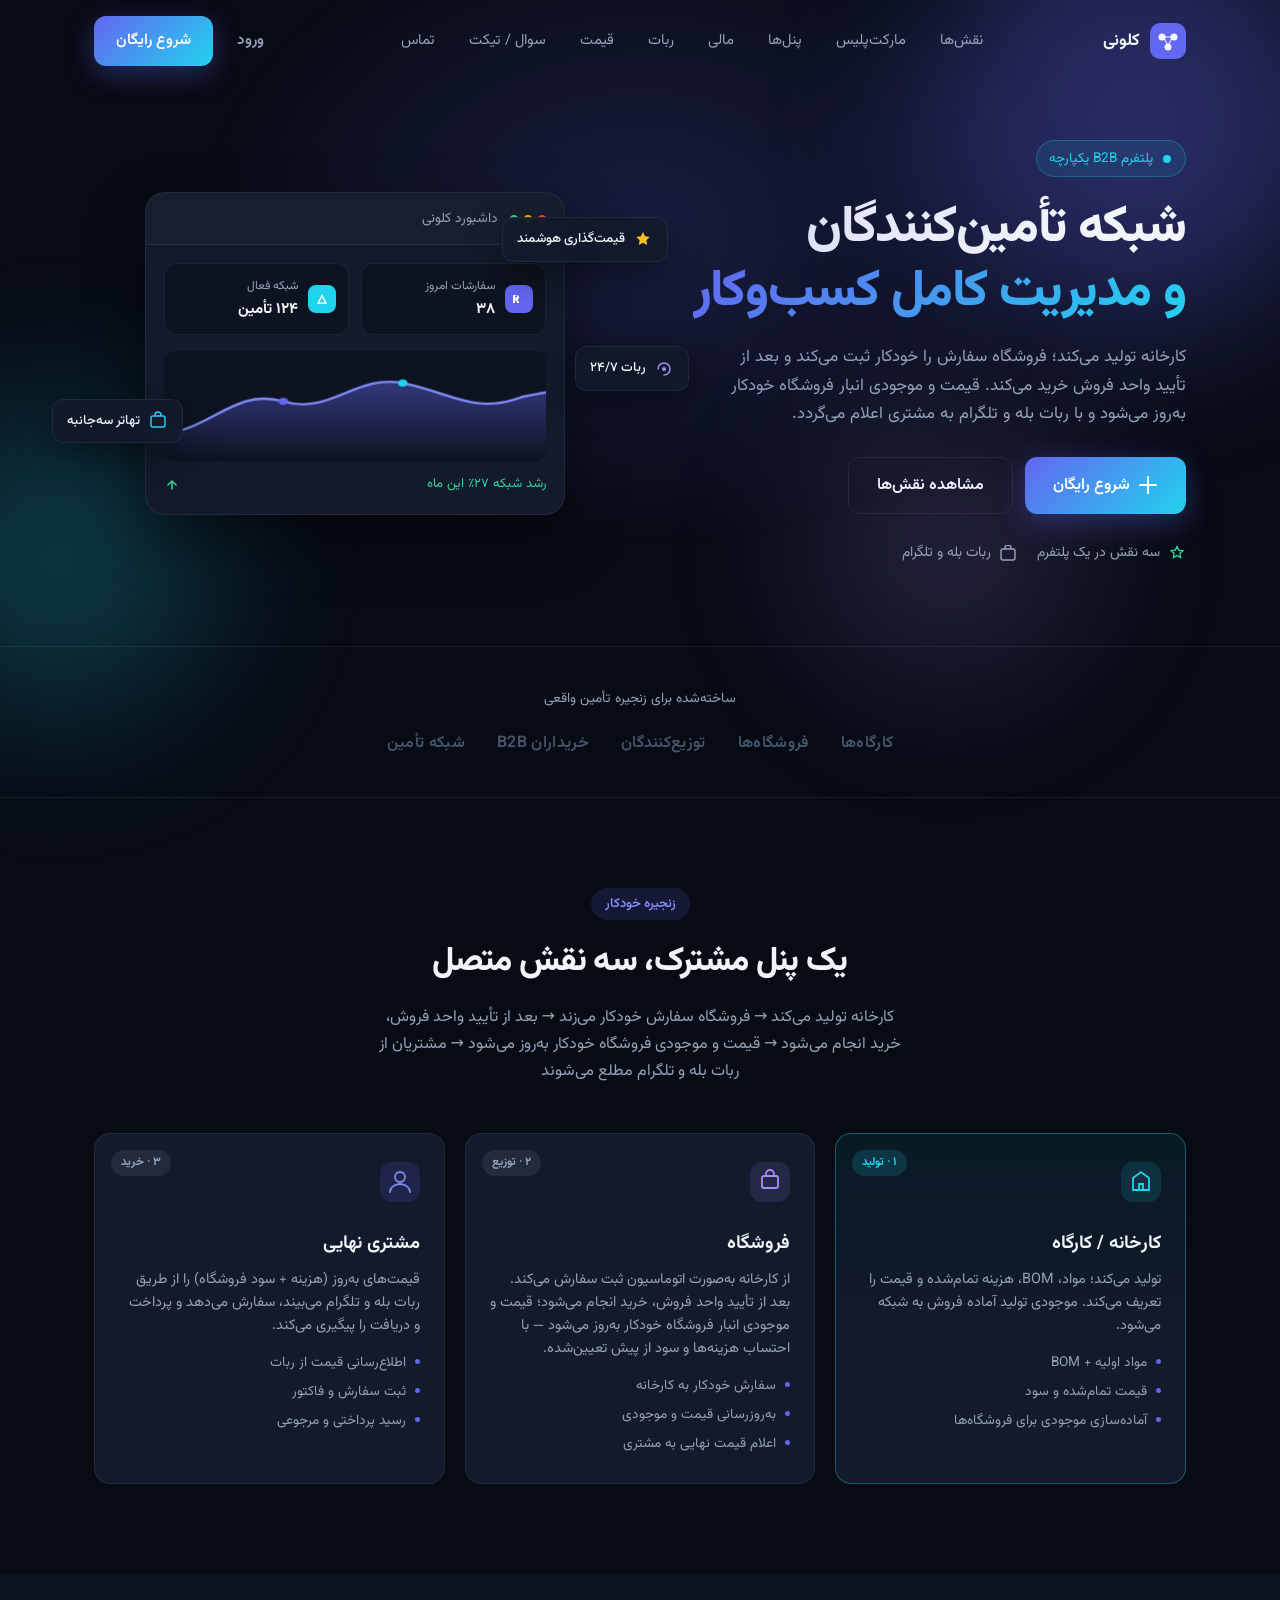
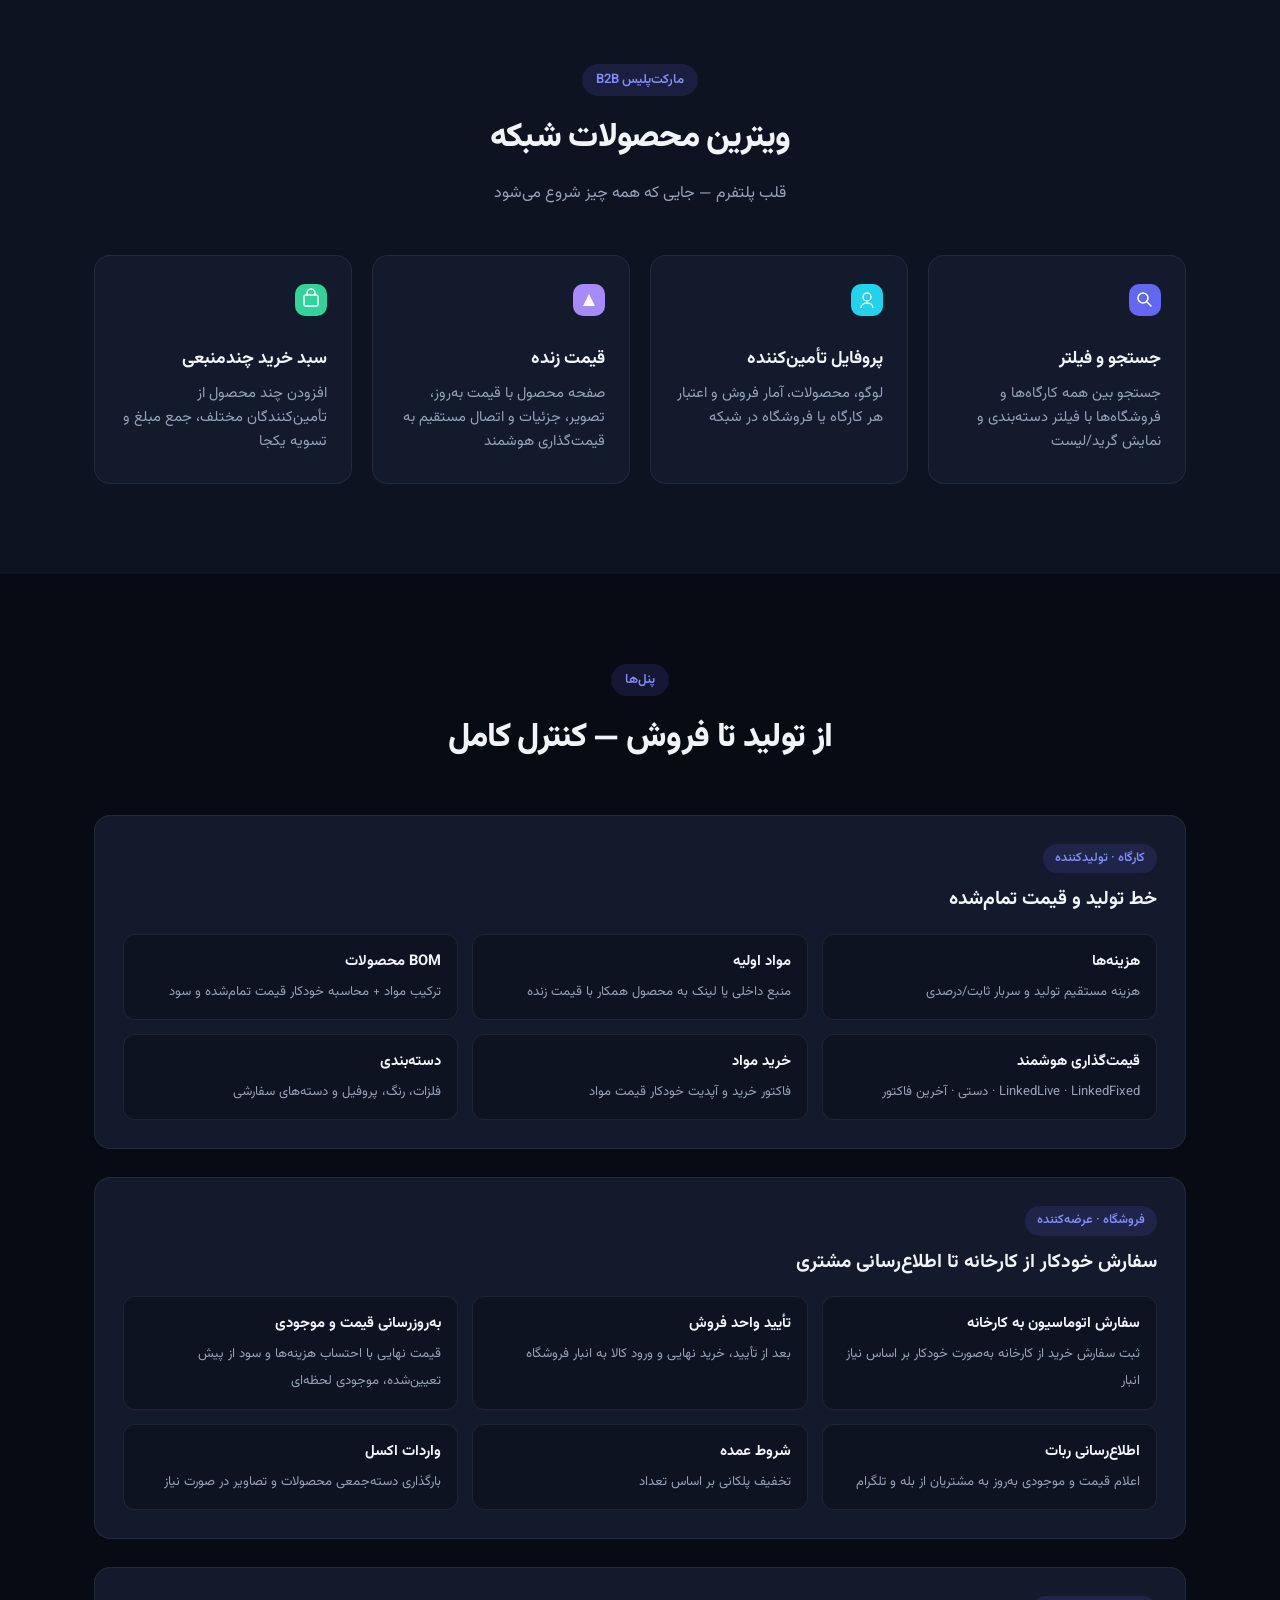
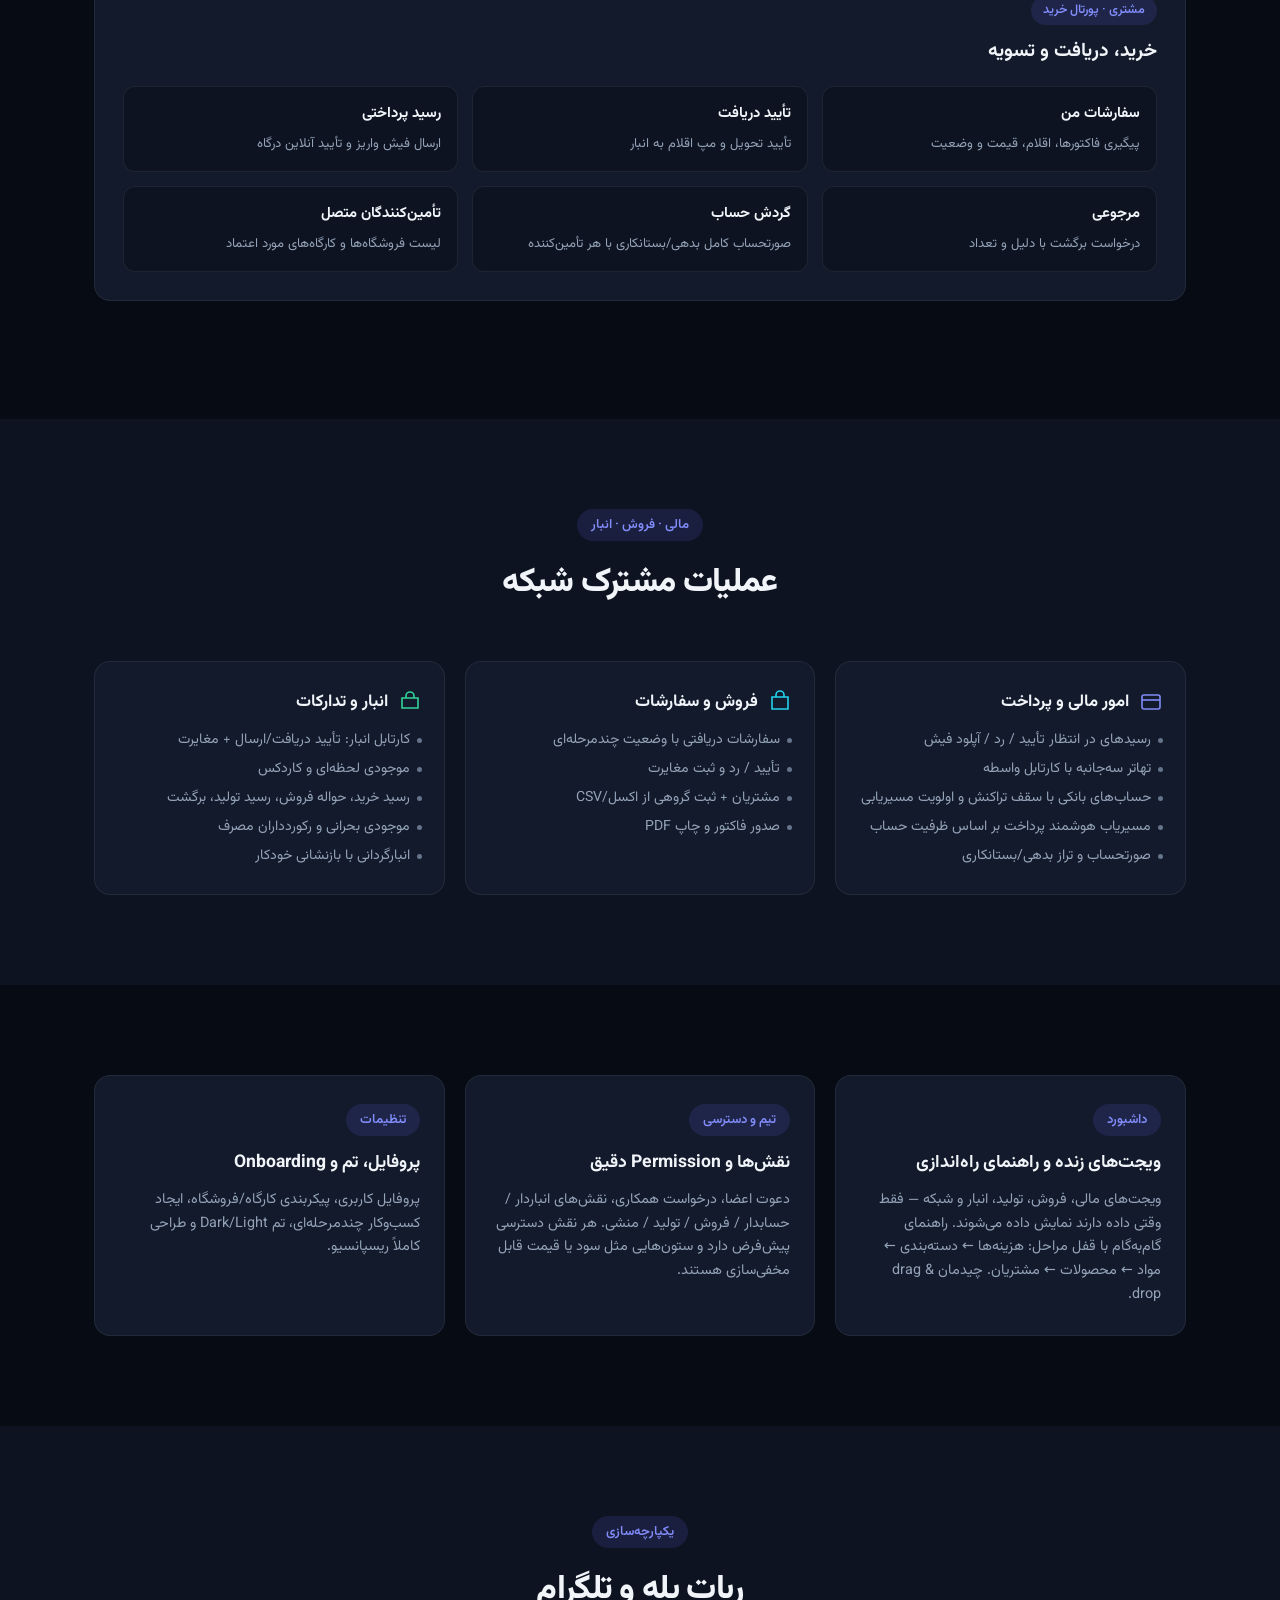
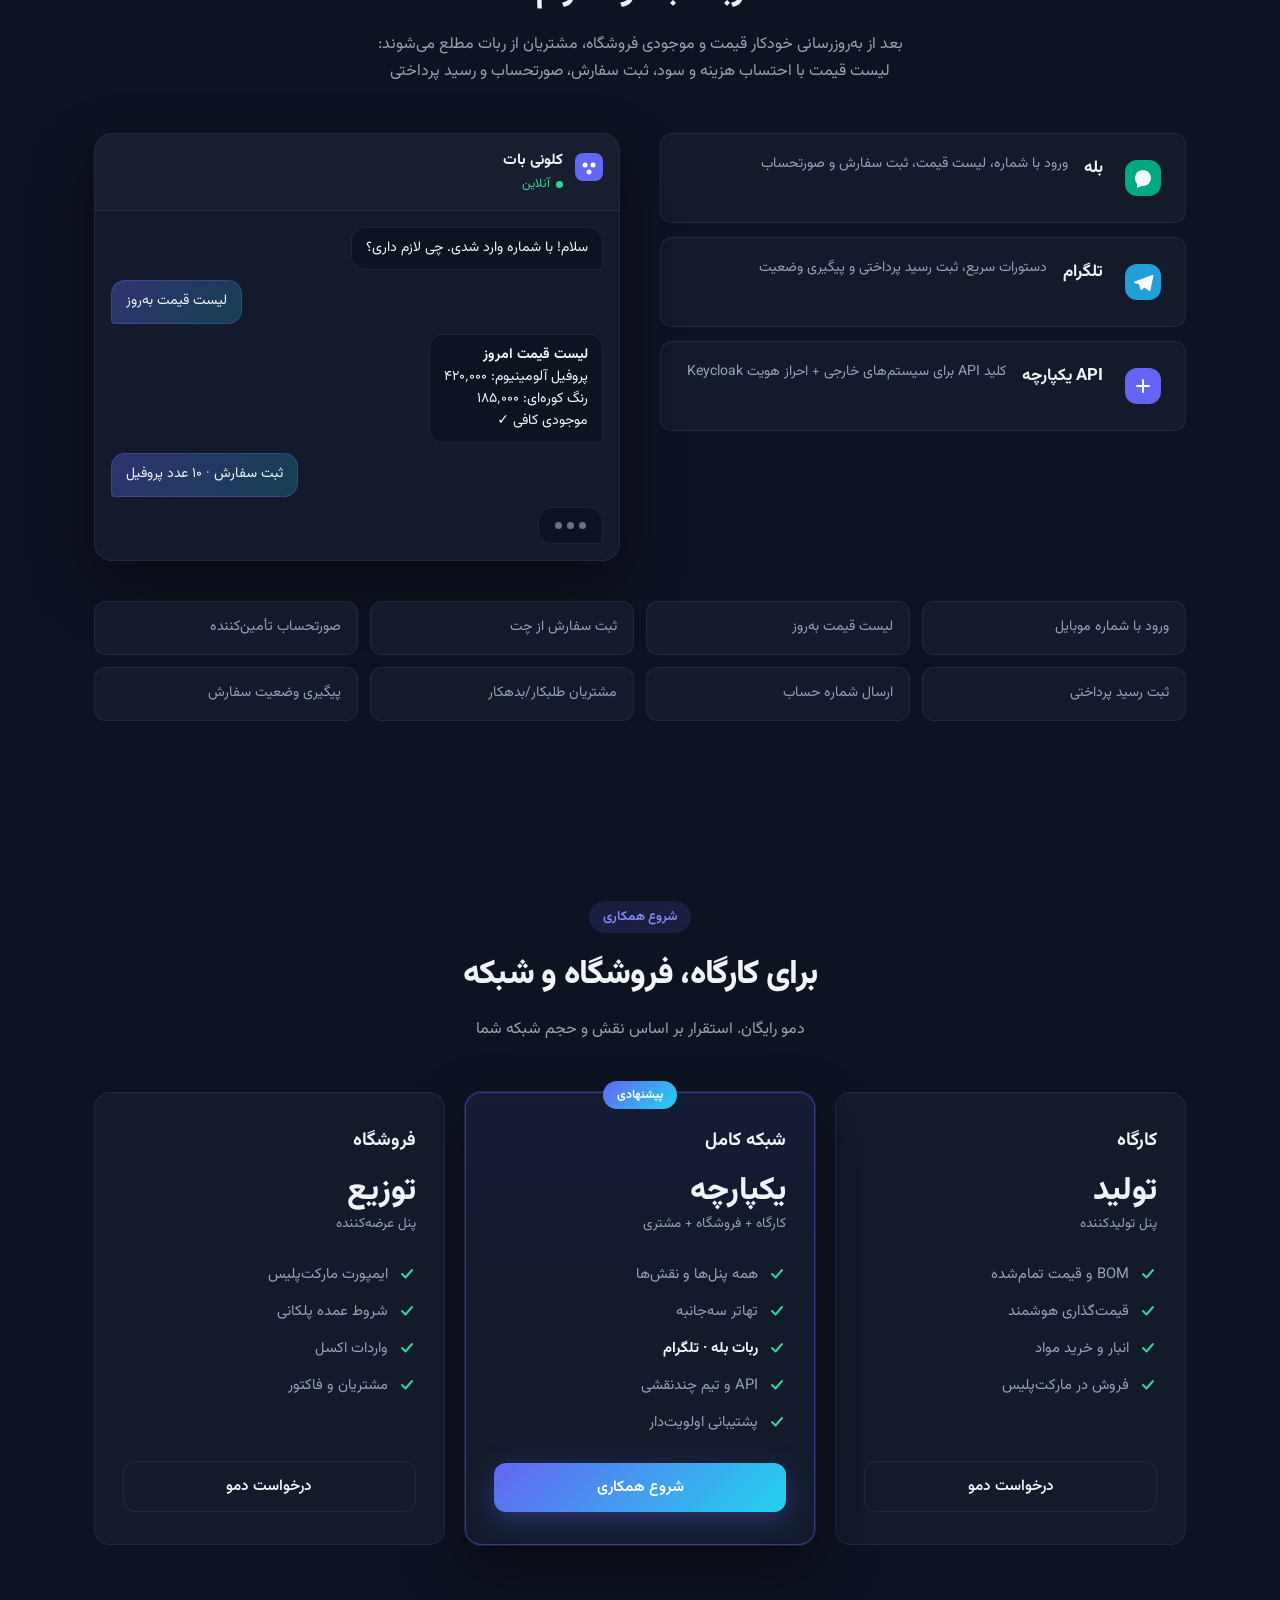
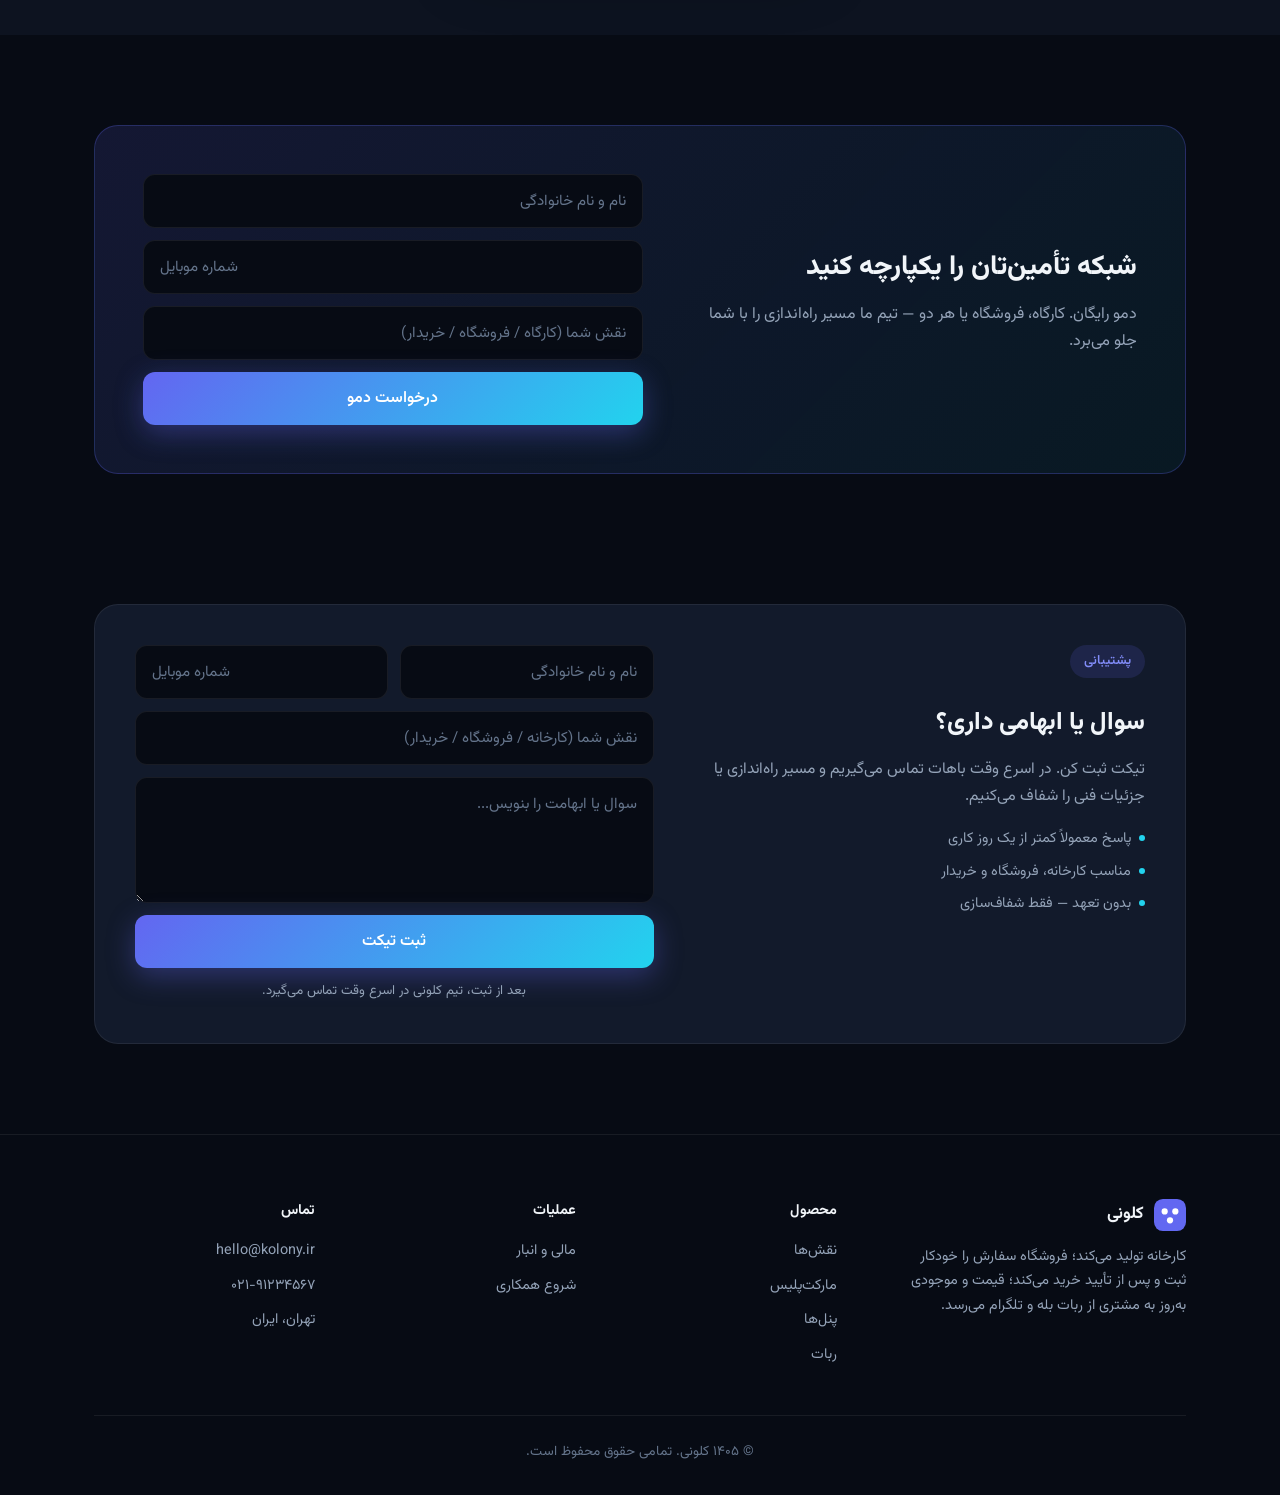
<file: landing/v7/index.html>
<!DOCTYPE html>
<html lang="fa" dir="rtl">
<head>
  <meta charset="UTF-8">
  <meta name="viewport" content="width=device-width, initial-scale=1.0">
  <title>کلونی | پلتفرم B2B مدیریت کسب‌وکار و شبکه تأمین‌کنندگان</title>
  <meta name="description" content="کلونی — کارخانه تولید می‌کند، فروشگاه سفارش خودکار می‌زند و بعد از تأیید خرید می‌کند؛ قیمت و موجودی خودکار به‌روز و از ربات بله و تلگرام به مشتری اعلام می‌شود.">
  <link rel="preconnect" href="https://fonts.googleapis.com">
  <link rel="preconnect" href="https://fonts.gstatic.com" crossorigin>
  <link href="https://fonts.googleapis.com/css2?family=Vazirmatn:wght@300;400;500;600;700;800&display=swap" rel="stylesheet">
  <link rel="stylesheet" href="styles.css">
</head>
<body>
  <div class="ambient" aria-hidden="true">
    <div class="orb orb-1"></div>
    <div class="orb orb-2"></div>
    <div class="orb orb-3"></div>
  </div>

  <header class="header" id="header">
    <div class="container header-inner">
      <a href="#" class="logo">
        <svg class="logo-svg" width="36" height="36" viewBox="0 0 36 36" fill="none">
          <rect width="36" height="36" rx="10" fill="url(#logoGrad)"/>
          <circle cx="12" cy="14" r="3.5" fill="#fff" opacity=".95"/>
          <circle cx="24" cy="14" r="3.5" fill="#fff" opacity=".95"/>
          <circle cx="18" cy="24" r="3.5" fill="#fff" opacity=".95"/>
          <path d="M14.5 15.5l3 6.5M21.5 15.5l-3 6.5M15.5 14h5" stroke="#fff" stroke-width="1.4" stroke-linecap="round" opacity=".7"/>
          <defs>
            <linearGradient id="logoGrad" x1="0" y1="0" x2="36" y2="36">
              <stop stop-color="#6366F1"/><stop offset="1" stop-color="#22D3EE"/>
            </linearGradient>
          </defs>
        </svg>
        <span class="logo-text">کلونی</span>
      </a>
      <nav class="nav" id="nav">
        <a href="#roles" class="nav-link">نقش‌ها</a>
        <a href="#marketplace" class="nav-link">مارکت‌پلیس</a>
        <a href="#panels" class="nav-link">پنل‌ها</a>
        <a href="#finance" class="nav-link">مالی</a>
        <a href="#bots" class="nav-link">ربات</a>
        <a href="#pricing" class="nav-link">قیمت</a>
        <a href="#ticket" class="nav-link">سوال / تیکت</a>
        <a href="#contact" class="nav-link">تماس</a>
      </nav>
      <div class="header-actions">
        <a href="#demo" class="btn btn-ghost">ورود</a>
        <a href="#demo" class="btn btn-primary">شروع رایگان</a>
        <button class="menu-toggle" id="menuToggle" aria-label="منو">
          <span></span><span></span><span></span>
        </button>
      </div>
    </div>
  </header>

  <!-- Hero -->
  <section class="hero">
    <div class="hero-glow"></div>
    <div class="container hero-grid">
      <div class="hero-content">
        <div class="hero-badge">
          <span class="pulse-dot"></span>
          پلتفرم B2B یکپارچه
        </div>
        <h1 class="hero-title">
          شبکه تأمین‌کنندگان<br>
          <span class="gradient-text">و مدیریت کامل کسب‌وکار</span>
        </h1>
        <p class="hero-desc">
          کارخانه تولید می‌کند؛ فروشگاه سفارش را خودکار ثبت می‌کند و بعد از تأیید واحد فروش خرید می‌کند.
          قیمت و موجودی انبار فروشگاه خودکار به‌روز می‌شود و با ربات بله و تلگرام به مشتری اعلام می‌گردد.
        </p>
        <div class="hero-cta">
          <a href="#demo" class="btn btn-primary btn-lg">
            <svg width="20" height="20" viewBox="0 0 20 20" fill="none">
              <path d="M10 2v16M2 10h16" stroke="currentColor" stroke-width="2" stroke-linecap="round"/>
            </svg>
            شروع رایگان
          </a>
          <a href="#roles" class="btn btn-outline btn-lg">مشاهده نقش‌ها</a>
        </div>
        <div class="hero-meta">
          <div class="meta-item">
            <svg width="18" height="18" viewBox="0 0 18 18" fill="none">
              <path d="M9 1.5l1.8 3.6 4 .6-2.9 2.8.7 4-3.6-1.9-3.6 1.9.7-4L3.2 5.7l4-.6L9 1.5z" stroke="#34D399" stroke-width="1.4" fill="none"/>
            </svg>
            سه نقش در یک پلتفرم
          </div>
          <div class="meta-item">
            <svg width="18" height="18" viewBox="0 0 18 18" fill="none">
              <rect x="2" y="4" width="14" height="11" rx="2" stroke="#94A3B8" stroke-width="1.4"/>
              <path d="M6 4V3a3 3 0 016 0v1" stroke="#94A3B8" stroke-width="1.4"/>
            </svg>
            ربات بله و تلگرام
          </div>
        </div>
      </div>

      <div class="hero-visual">
        <div class="dash-card">
          <div class="dash-header">
            <div class="dash-dots"><span></span><span></span><span></span></div>
            <span class="dash-title">داشبورد کلونی</span>
          </div>
          <div class="dash-body">
            <div class="dash-row">
              <div class="mini-card">
                <svg width="28" height="28" viewBox="0 0 28 28" fill="none">
                  <rect width="28" height="28" rx="8" fill="url(#g1)"/>
                  <path d="M8 18V10h3.2c1.8 0 2.9.9 2.9 2.4 0 1-.6 1.8-1.6 2.1L14.5 18h-2.3l-2.2-3.8H10V18H8zm2.2-5.6h.8c.8 0 1.2-.4 1.2-1s-.4-.9-1.2-.9h-.8v1.9z" fill="#fff"/>
                  <defs>
                    <linearGradient id="g1" x1="0" y1="0" x2="28" y2="28">
                      <stop stop-color="#6366F1"/><stop offset="1" stop-color="#818CF8"/>
                    </linearGradient>
                  </defs>
                </svg>
                <div>
                  <span class="mini-label">سفارشات امروز</span>
                  <span class="mini-value">۳۸</span>
                </div>
              </div>
              <div class="mini-card">
                <svg width="28" height="28" viewBox="0 0 28 28" fill="none">
                  <rect width="28" height="28" rx="8" fill="url(#g2)"/>
                  <path d="M9 19l5-10 5 10H9zm2.3-1.5h5.4L14 11.8 11.3 17.5z" fill="#fff"/>
                  <defs>
                    <linearGradient id="g2" x1="0" y1="0" x2="28" y2="28">
                      <stop stop-color="#22D3EE"/><stop offset="1" stop-color="#06B6D4"/>
                    </linearGradient>
                  </defs>
                </svg>
                <div>
                  <span class="mini-label">شبکه فعال</span>
                  <span class="mini-value">۱۲۴ تأمین</span>
                </div>
              </div>
            </div>
            <div class="chart-wrap">
              <svg viewBox="0 0 320 120" class="chart-svg" preserveAspectRatio="none">
                <defs>
                  <linearGradient id="areaGrad" x1="0" y1="0" x2="0" y2="1">
                    <stop offset="0%" stop-color="#6366F1" stop-opacity=".45"/>
                    <stop offset="100%" stop-color="#6366F1" stop-opacity="0"/>
                  </linearGradient>
                </defs>
                <path class="chart-area" d="M0 90 C40 85, 60 40, 100 55 C140 70, 160 25, 200 35 C240 45, 260 70, 300 50 L320 45 L320 120 L0 120 Z" fill="url(#areaGrad)"/>
                <path class="chart-line" d="M0 90 C40 85, 60 40, 100 55 C140 70, 160 25, 200 35 C240 45, 260 70, 300 50 L320 45" fill="none" stroke="#818CF8" stroke-width="2.5" stroke-linecap="round"/>
                <circle class="chart-dot" cx="100" cy="55" r="4" fill="#6366F1"/>
                <circle class="chart-dot" cx="200" cy="35" r="4" fill="#22D3EE"/>
              </svg>
            </div>
            <div class="dash-footer">
              <span>رشد شبکه ۲۷٪ این ماه</span>
              <svg width="16" height="16" viewBox="0 0 16 16" fill="none">
                <path d="M8 12V4M4 8l4-4 4 4" stroke="#34D399" stroke-width="1.6" stroke-linecap="round" stroke-linejoin="round"/>
              </svg>
            </div>
          </div>
        </div>
        <div class="float-badge badge-1">
          <svg width="20" height="20" viewBox="0 0 20 20" fill="none">
            <path d="M10 2l2.1 4.3 4.7.7-3.4 3.3.8 4.7L10 12.8 5.8 15l.8-4.7-3.4-3.3 4.7-.7L10 2z" fill="#FBBF24"/>
          </svg>
          قیمت‌گذاری هوشمند
        </div>
        <div class="float-badge badge-2">
          <svg width="20" height="20" viewBox="0 0 20 20" fill="none">
            <rect x="3" y="5" width="14" height="11" rx="2" stroke="#22D3EE" stroke-width="1.5"/>
            <path d="M7 5V4a3 3 0 016 0v1" stroke="#22D3EE" stroke-width="1.5"/>
          </svg>
          تهاتر سه‌جانبه
        </div>
        <div class="float-badge badge-3">
          <svg width="20" height="20" viewBox="0 0 20 20" fill="none">
            <path d="M4 10c0-3.3 2.7-6 6-6s6 2.7 6 6-2.7 6-6 6" stroke="#A78BFA" stroke-width="1.5" stroke-linecap="round"/>
            <circle cx="10" cy="10" r="2" fill="#A78BFA"/>
          </svg>
          ربات ۲۴/۷
        </div>
      </div>
    </div>
  </section>

  <section class="trust">
    <div class="container">
      <p class="trust-label">ساخته‌شده برای زنجیره تأمین واقعی</p>
      <div class="trust-logos">
        <span>کارگاه‌ها</span>
        <span>فروشگاه‌ها</span>
        <span>توزیع‌کنندگان</span>
        <span>خریداران B2B</span>
        <span>شبکه تأمین</span>
      </div>
    </div>
  </section>

  <!-- Roles -->
  <section class="roles" id="roles">
    <div class="container">
      <div class="section-header">
        <span class="section-tag">زنجیره خودکار</span>
        <h2 class="section-title">یک پنل مشترک، سه نقش متصل</h2>
        <p class="section-desc">کارخانه تولید می‌کند → فروشگاه سفارش خودکار می‌زند → بعد از تأیید واحد فروش، خرید انجام می‌شود → قیمت و موجودی فروشگاه خودکار به‌روز می‌شود → مشتریان از ربات بله و تلگرام مطلع می‌شوند</p>
      </div>
      <div class="roles-grid">
        <article class="role-card reveal featured-role">
          <div class="role-badge">۱ · تولید</div>
          <div class="role-icon">
            <svg width="40" height="40" viewBox="0 0 40 40" fill="none">
              <rect width="40" height="40" rx="12" fill="rgba(34,211,238,.12)"/>
              <path d="M12 28V16l8-6 8 6v12H12z" stroke="#22D3EE" stroke-width="1.8" fill="none"/>
              <path d="M18 28v-6h4v6" stroke="#22D3EE" stroke-width="1.8"/>
            </svg>
          </div>
          <h3>کارخانه / کارگاه</h3>
          <p>تولید می‌کند؛ مواد، BOM، هزینه تمام‌شده و قیمت را تعریف می‌کند. موجودی تولید آماده فروش به شبکه می‌شود.</p>
          <ul class="role-list">
            <li>مواد اولیه + BOM</li>
            <li>قیمت تمام‌شده و سود</li>
            <li>آماده‌سازی موجودی برای فروشگاه‌ها</li>
          </ul>
        </article>
        <article class="role-card reveal">
          <div class="role-badge soft">۲ · توزیع</div>
          <div class="role-icon">
            <svg width="40" height="40" viewBox="0 0 40 40" fill="none">
              <rect width="40" height="40" rx="12" fill="rgba(167,139,250,.12)"/>
              <rect x="12" y="14" width="16" height="12" rx="2" stroke="#A78BFA" stroke-width="1.8"/>
              <path d="M16 14v-2a4 4 0 018 0v2" stroke="#A78BFA" stroke-width="1.8"/>
            </svg>
          </div>
          <h3>فروشگاه</h3>
          <p>از کارخانه به‌صورت اتوماسیون ثبت سفارش می‌کند. بعد از تأیید واحد فروش، خرید انجام می‌شود؛ قیمت و موجودی انبار فروشگاه خودکار به‌روز می‌شود — با احتساب هزینه‌ها و سود از پیش تعیین‌شده.</p>
          <ul class="role-list">
            <li>سفارش خودکار به کارخانه</li>
            <li>به‌روزرسانی قیمت و موجودی</li>
            <li>اعلام قیمت نهایی به مشتری</li>
          </ul>
        </article>
        <article class="role-card reveal">
          <div class="role-badge soft">۳ · خرید</div>
          <div class="role-icon">
            <svg width="40" height="40" viewBox="0 0 40 40" fill="none">
              <rect width="40" height="40" rx="12" fill="rgba(99,102,241,.15)"/>
              <circle cx="20" cy="15" r="5" stroke="#818CF8" stroke-width="1.8"/>
              <path d="M10 30c0-4.4 4.5-8 10-8s10 3.6 10 8" stroke="#818CF8" stroke-width="1.8" stroke-linecap="round"/>
            </svg>
          </div>
          <h3>مشتری نهایی</h3>
          <p>قیمت‌های به‌روز (هزینه + سود فروشگاه) را از طریق ربات بله و تلگرام می‌بیند، سفارش می‌دهد و پرداخت و دریافت را پیگیری می‌کند.</p>
          <ul class="role-list">
            <li>اطلاع‌رسانی قیمت از ربات</li>
            <li>ثبت سفارش و فاکتور</li>
            <li>رسید پرداختی و مرجوعی</li>
          </ul>
        </article>
      </div>
    </div>
  </section>

  <!-- Marketplace -->
  <section class="marketplace" id="marketplace">
    <div class="container">
      <div class="section-header">
        <span class="section-tag">مارکت‌پلیس B2B</span>
        <h2 class="section-title">ویترین محصولات شبکه</h2>
        <p class="section-desc">قلب پلتفرم — جایی که همه چیز شروع می‌شود</p>
      </div>
      <div class="features-grid">
        <article class="feature-card reveal">
          <div class="feature-icon">
            <svg width="32" height="32" viewBox="0 0 32 32" fill="none">
              <rect width="32" height="32" rx="10" fill="url(#f1)"/>
              <circle cx="14" cy="14" r="5" stroke="#fff" stroke-width="1.6"/>
              <path d="M18 18l4 4" stroke="#fff" stroke-width="1.6" stroke-linecap="round"/>
              <defs><linearGradient id="f1" x1="0" y1="0" x2="32" y2="32"><stop stop-color="#6366F1"/><stop offset="1" stop-color="#818CF8"/></linearGradient></defs>
            </svg>
          </div>
          <h3>جستجو و فیلتر</h3>
          <p>جستجو بین همه کارگاه‌ها و فروشگاه‌ها با فیلتر دسته‌بندی و نمایش گرید/لیست</p>
        </article>
        <article class="feature-card reveal">
          <div class="feature-icon">
            <svg width="32" height="32" viewBox="0 0 32 32" fill="none">
              <rect width="32" height="32" rx="10" fill="url(#f2)"/>
              <circle cx="16" cy="13" r="4" stroke="#fff" stroke-width="1.5"/>
              <path d="M10 24c0-3 2.7-5 6-5s6 2 6 5" stroke="#fff" stroke-width="1.5"/>
              <defs><linearGradient id="f2" x1="0" y1="0" x2="32" y2="32"><stop stop-color="#22D3EE"/><stop offset="1" stop-color="#06B6D4"/></linearGradient></defs>
            </svg>
          </div>
          <h3>پروفایل تأمین‌کننده</h3>
          <p>لوگو، محصولات، آمار فروش و اعتبار هر کارگاه یا فروشگاه در شبکه</p>
        </article>
        <article class="feature-card reveal">
          <div class="feature-icon">
            <svg width="32" height="32" viewBox="0 0 32 32" fill="none">
              <rect width="32" height="32" rx="10" fill="url(#f3)"/>
              <path d="M10 22l6-12 6 12H10z" fill="#fff"/>
              <defs><linearGradient id="f3" x1="0" y1="0" x2="32" y2="32"><stop stop-color="#A78BFA"/><stop offset="1" stop-color="#8B5CF6"/></linearGradient></defs>
            </svg>
          </div>
          <h3>قیمت زنده</h3>
          <p>صفحه محصول با قیمت به‌روز، تصویر، جزئیات و اتصال مستقیم به قیمت‌گذاری هوشمند</p>
        </article>
        <article class="feature-card reveal">
          <div class="feature-icon">
            <svg width="32" height="32" viewBox="0 0 32 32" fill="none">
              <rect width="32" height="32" rx="10" fill="url(#f4)"/>
              <rect x="9" y="11" width="14" height="11" rx="2" stroke="#fff" stroke-width="1.5"/>
              <path d="M12 11V9a4 4 0 018 0v2" stroke="#fff" stroke-width="1.5"/>
              <defs><linearGradient id="f4" x1="0" y1="0" x2="32" y2="32"><stop stop-color="#34D399"/><stop offset="1" stop-color="#10B981"/></linearGradient></defs>
            </svg>
          </div>
          <h3>سبد خرید چندمنبعی</h3>
          <p>افزودن چند محصول از تأمین‌کنندگان مختلف، جمع مبلغ و تسویه یکجا</p>
        </article>
      </div>
    </div>
  </section>

  <!-- Panels -->
  <section class="panels" id="panels">
    <div class="container">
      <div class="section-header">
        <span class="section-tag">پنل‌ها</span>
        <h2 class="section-title">از تولید تا فروش — کنترل کامل</h2>
      </div>

      <div class="panel-block reveal">
        <div class="panel-label">کارگاه · تولیدکننده</div>
        <h3>خط تولید و قیمت تمام‌شده</h3>
        <div class="panel-grid">
          <div class="panel-item">
            <strong>هزینه‌ها</strong>
            <span>هزینه مستقیم تولید و سربار ثابت/درصدی</span>
          </div>
          <div class="panel-item">
            <strong>مواد اولیه</strong>
            <span>منبع داخلی یا لینک به محصول همکار با قیمت زنده</span>
          </div>
          <div class="panel-item">
            <strong>BOM محصولات</strong>
            <span>ترکیب مواد + محاسبه خودکار قیمت تمام‌شده و سود</span>
          </div>
          <div class="panel-item">
            <strong>قیمت‌گذاری هوشمند</strong>
            <span>LinkedLive · LinkedFixed · دستی · آخرین فاکتور</span>
          </div>
          <div class="panel-item">
            <strong>خرید مواد</strong>
            <span>فاکتور خرید و آپدیت خودکار قیمت مواد</span>
          </div>
          <div class="panel-item">
            <strong>دسته‌بندی</strong>
            <span>فلزات، رنگ، پروفیل و دسته‌های سفارشی</span>
          </div>
        </div>
      </div>

      <div class="panel-block reveal">
        <div class="panel-label">فروشگاه · عرضه‌کننده</div>
        <h3>سفارش خودکار از کارخانه تا اطلاع‌رسانی مشتری</h3>
        <div class="panel-grid">
          <div class="panel-item">
            <strong>سفارش اتوماسیون به کارخانه</strong>
            <span>ثبت سفارش خرید از کارخانه به‌صورت خودکار بر اساس نیاز انبار</span>
          </div>
          <div class="panel-item">
            <strong>تأیید واحد فروش</strong>
            <span>بعد از تأیید، خرید نهایی و ورود کالا به انبار فروشگاه</span>
          </div>
          <div class="panel-item">
            <strong>به‌روزرسانی قیمت و موجودی</strong>
            <span>قیمت نهایی با احتساب هزینه‌ها و سود از پیش تعیین‌شده، موجودی لحظه‌ای</span>
          </div>
          <div class="panel-item">
            <strong>اطلاع‌رسانی ربات</strong>
            <span>اعلام قیمت و موجودی به‌روز به مشتریان از بله و تلگرام</span>
          </div>
          <div class="panel-item">
            <strong>شروط عمده</strong>
            <span>تخفیف پلکانی بر اساس تعداد</span>
          </div>
          <div class="panel-item">
            <strong>واردات اکسل</strong>
            <span>بارگذاری دسته‌جمعی محصولات و تصاویر در صورت نیاز</span>
          </div>
        </div>
      </div>

      <div class="panel-block reveal">
        <div class="panel-label">مشتری · پورتال خرید</div>
        <h3>خرید، دریافت و تسویه</h3>
        <div class="panel-grid">
          <div class="panel-item">
            <strong>سفارشات من</strong>
            <span>پیگیری فاکتورها، اقلام، قیمت و وضعیت</span>
          </div>
          <div class="panel-item">
            <strong>تأیید دریافت</strong>
            <span>تأیید تحویل و مپ اقلام به انبار</span>
          </div>
          <div class="panel-item">
            <strong>رسید پرداختی</strong>
            <span>ارسال فیش واریز و تأیید آنلاین درگاه</span>
          </div>
          <div class="panel-item">
            <strong>مرجوعی</strong>
            <span>درخواست برگشت با دلیل و تعداد</span>
          </div>
          <div class="panel-item">
            <strong>گردش حساب</strong>
            <span>صورتحساب کامل بدهی/بستانکاری با هر تأمین‌کننده</span>
          </div>
          <div class="panel-item">
            <strong>تأمین‌کنندگان متصل</strong>
            <span>لیست فروشگاه‌ها و کارگاه‌های مورد اعتماد</span>
          </div>
        </div>
      </div>
    </div>
  </section>

  <!-- Finance & Ops -->
  <section class="finance" id="finance">
    <div class="container">
      <div class="section-header">
        <span class="section-tag">مالی · فروش · انبار</span>
        <h2 class="section-title">عملیات مشترک شبکه</h2>
      </div>
      <div class="finance-grid">
        <div class="finance-card reveal">
          <h3>
            <svg width="24" height="24" viewBox="0 0 24 24" fill="none"><rect x="3" y="5" width="18" height="14" rx="2" stroke="#818CF8" stroke-width="1.6"/><path d="M3 10h18" stroke="#818CF8" stroke-width="1.6"/></svg>
            امور مالی و پرداخت
          </h3>
          <ul>
            <li>رسیدهای در انتظار تأیید / رد / آپلود فیش</li>
            <li>تهاتر سه‌جانبه با کارتابل واسطه</li>
            <li>حساب‌های بانکی با سقف تراکنش و اولویت مسیریابی</li>
            <li>مسیریاب هوشمند پرداخت بر اساس ظرفیت حساب</li>
            <li>صورتحساب و تراز بدهی/بستانکاری</li>
          </ul>
        </div>
        <div class="finance-card reveal">
          <h3>
            <svg width="24" height="24" viewBox="0 0 24 24" fill="none"><path d="M4 7h16v12H4V7z" stroke="#22D3EE" stroke-width="1.6"/><path d="M8 7V5a4 4 0 018 0v2" stroke="#22D3EE" stroke-width="1.6"/></svg>
            فروش و سفارشات
          </h3>
          <ul>
            <li>سفارشات دریافتی با وضعیت چندمرحله‌ای</li>
            <li>تأیید / رد و ثبت مغایرت</li>
            <li>مشتریان + ثبت گروهی از اکسل/CSV</li>
            <li>صدور فاکتور و چاپ PDF</li>
          </ul>
        </div>
        <div class="finance-card reveal">
          <h3>
            <svg width="24" height="24" viewBox="0 0 24 24" fill="none"><path d="M4 8h16v10H4V8z" stroke="#34D399" stroke-width="1.6"/><path d="M8 8V6a4 4 0 018 0v2" stroke="#34D399" stroke-width="1.6"/></svg>
            انبار و تدارکات
          </h3>
          <ul>
            <li>کارتابل انبار: تأیید دریافت/ارسال + مغایرت</li>
            <li>موجودی لحظه‌ای و کاردکس</li>
            <li>رسید خرید، حواله فروش، رسید تولید، برگشت</li>
            <li>موجودی بحرانی و رکوردداران مصرف</li>
            <li>انبارگردانی با بازنشانی خودکار</li>
          </ul>
        </div>
      </div>
    </div>
  </section>

  <!-- Dashboard & Team -->
  <section class="ops">
    <div class="container">
      <div class="ops-grid">
        <div class="ops-card reveal">
          <span class="section-tag">داشبورد</span>
          <h3>ویجت‌های زنده و راهنمای راه‌اندازی</h3>
          <p>ویجت‌های مالی، فروش، تولید، انبار و شبکه — فقط وقتی داده دارند نمایش داده می‌شوند. راهنمای گام‌به‌گام با قفل مراحل: هزینه‌ها ← دسته‌بندی ← مواد ← محصولات ← مشتریان. چیدمان drag & drop.</p>
        </div>
        <div class="ops-card reveal">
          <span class="section-tag">تیم و دسترسی</span>
          <h3>نقش‌ها و Permission دقیق</h3>
          <p>دعوت اعضا، درخواست همکاری، نقش‌های انباردار / حسابدار / فروش / تولید / منشی. هر نقش دسترسی پیش‌فرض دارد و ستون‌هایی مثل سود یا قیمت قابل مخفی‌سازی هستند.</p>
        </div>
        <div class="ops-card reveal">
          <span class="section-tag">تنظیمات</span>
          <h3>پروفایل، تم و Onboarding</h3>
          <p>پروفایل کاربری، پیکربندی کارگاه/فروشگاه، ایجاد کسب‌وکار چندمرحله‌ای، تم Dark/Light و طراحی کاملاً ریسپانسیو.</p>
        </div>
      </div>
    </div>
  </section>

  <!-- Bots -->
  <section class="bots" id="bots">
    <div class="container">
      <div class="section-header">
        <span class="section-tag">یکپارچه‌سازی</span>
        <h2 class="section-title">ربات بله و تلگرام</h2>
        <p class="section-desc">بعد از به‌روزرسانی خودکار قیمت و موجودی فروشگاه، مشتریان از ربات مطلع می‌شوند: لیست قیمت با احتساب هزینه و سود، ثبت سفارش، صورتحساب و رسید پرداختی</p>
      </div>
      <div class="bots-showcase">
        <div class="bots-platforms">
          <div class="platform-card reveal">
            <div class="platform-icon bale">
              <svg width="36" height="36" viewBox="0 0 36 36" fill="none">
                <rect width="36" height="36" rx="12" fill="#00A884"/>
                <path d="M10 18c0-4.4 3.6-8 8-8s8 3.6 8 8-3.6 8-8 8h-1.5L12 28v-4.2C10.7 22.5 10 20.4 10 18z" fill="#fff" opacity=".95"/>
              </svg>
            </div>
            <h3>بله</h3>
            <p>ورود با شماره، لیست قیمت، ثبت سفارش و صورتحساب</p>
          </div>
          <div class="platform-card reveal">
            <div class="platform-icon telegram">
              <svg width="36" height="36" viewBox="0 0 36 36" fill="none">
                <rect width="36" height="36" rx="12" fill="#229ED9"/>
                <path d="M26.5 11.2L9.8 17.6c-1.1.4-1.1 1.1-.2 1.4l4.3 1.3 1.6 5c.2.6.1.8.7.8.4 0 .6-.2.9-.5l2.2-2.1 4.5 3.3c.8.5 1.4.2 1.6-.8l2.9-13.6c.3-1.2-.4-1.7-1.3-1.2z" fill="#fff"/>
              </svg>
            </div>
            <h3>تلگرام</h3>
            <p>دستورات سریع، ثبت رسید پرداختی و پیگیری وضعیت</p>
          </div>
          <div class="platform-card reveal">
            <div class="platform-icon api">
              <svg width="36" height="36" viewBox="0 0 36 36" fill="none">
                <rect width="36" height="36" rx="12" fill="#6366F1"/>
                <path d="M12 18h12M18 12v12" stroke="#fff" stroke-width="2" stroke-linecap="round"/>
              </svg>
            </div>
            <h3>API یکپارچه</h3>
            <p>کلید API برای سیستم‌های خارجی + احراز هویت Keycloak</p>
          </div>
        </div>
        <div class="chat-mock reveal">
          <div class="chat-header">
            <div class="chat-avatar">
              <svg width="28" height="28" viewBox="0 0 28 28" fill="none">
                <rect width="28" height="28" rx="8" fill="url(#botGrad)"/>
                <circle cx="10" cy="12" r="2.5" fill="#fff"/>
                <circle cx="18" cy="12" r="2.5" fill="#fff"/>
                <circle cx="14" cy="19" r="2.5" fill="#fff" opacity=".9"/>
                <defs>
                  <linearGradient id="botGrad" x1="0" y1="0" x2="28" y2="28">
                    <stop stop-color="#6366F1"/><stop offset="1" stop-color="#22D3EE"/>
                  </linearGradient>
                </defs>
              </svg>
            </div>
            <div>
              <strong>کلونی بات</strong>
              <span class="chat-status"><span class="online-dot"></span> آنلاین</span>
            </div>
          </div>
          <div class="chat-body">
            <div class="bubble bot">سلام! با شماره وارد شدی. چی لازم داری؟</div>
            <div class="bubble user">لیست قیمت به‌روز</div>
            <div class="bubble bot">
              <strong>لیست قیمت امروز</strong><br>
              پروفیل آلومینیوم: ۴۲۰٬۰۰۰<br>
              رنگ کوره‌ای: ۱۸۵٬۰۰۰<br>
              موجودی کافی ✓
            </div>
            <div class="bubble user">ثبت سفارش · ۱۰ عدد پروفیل</div>
            <div class="bubble bot typing"><span></span><span></span><span></span></div>
          </div>
        </div>
      </div>
      <div class="bots-features">
        <div class="bot-feat reveal"><span>ورود با شماره موبایل</span></div>
        <div class="bot-feat reveal"><span>لیست قیمت به‌روز</span></div>
        <div class="bot-feat reveal"><span>ثبت سفارش از چت</span></div>
        <div class="bot-feat reveal"><span>صورتحساب تأمین‌کننده</span></div>
        <div class="bot-feat reveal"><span>ثبت رسید پرداختی</span></div>
        <div class="bot-feat reveal"><span>ارسال شماره حساب</span></div>
        <div class="bot-feat reveal"><span>مشتریان طلبکار/بدهکار</span></div>
        <div class="bot-feat reveal"><span>پیگیری وضعیت سفارش</span></div>
      </div>
    </div>
  </section>

  <!-- Pricing -->
  <section class="pricing" id="pricing">
    <div class="container">
      <div class="section-header">
        <span class="section-tag">شروع همکاری</span>
        <h2 class="section-title">برای کارگاه، فروشگاه و شبکه</h2>
        <p class="section-desc">دمو رایگان. استقرار بر اساس نقش و حجم شبکه شما</p>
      </div>
      <div class="pricing-grid">
        <div class="price-card reveal">
          <h3>کارگاه</h3>
          <div class="price"><span class="amount">تولید</span><span class="unit">پنل تولیدکننده</span></div>
          <ul class="price-features">
            <li><svg width="18" height="18" viewBox="0 0 18 18" fill="none"><path d="M4 9l3.5 3.5L14 5" stroke="#34D399" stroke-width="2" stroke-linecap="round" stroke-linejoin="round"/></svg>BOM و قیمت تمام‌شده</li>
            <li><svg width="18" height="18" viewBox="0 0 18 18" fill="none"><path d="M4 9l3.5 3.5L14 5" stroke="#34D399" stroke-width="2" stroke-linecap="round" stroke-linejoin="round"/></svg>قیمت‌گذاری هوشمند</li>
            <li><svg width="18" height="18" viewBox="0 0 18 18" fill="none"><path d="M4 9l3.5 3.5L14 5" stroke="#34D399" stroke-width="2" stroke-linecap="round" stroke-linejoin="round"/></svg>انبار و خرید مواد</li>
            <li><svg width="18" height="18" viewBox="0 0 18 18" fill="none"><path d="M4 9l3.5 3.5L14 5" stroke="#34D399" stroke-width="2" stroke-linecap="round" stroke-linejoin="round"/></svg>فروش در مارکت‌پلیس</li>
          </ul>
          <a href="#demo" class="btn btn-outline btn-block">درخواست دمو</a>
        </div>
        <div class="price-card featured reveal">
          <div class="popular">پیشنهادی</div>
          <h3>شبکه کامل</h3>
          <div class="price"><span class="amount">یکپارچه</span><span class="unit">کارگاه + فروشگاه + مشتری</span></div>
          <ul class="price-features">
            <li><svg width="18" height="18" viewBox="0 0 18 18" fill="none"><path d="M4 9l3.5 3.5L14 5" stroke="#34D399" stroke-width="2" stroke-linecap="round" stroke-linejoin="round"/></svg>همه پنل‌ها و نقش‌ها</li>
            <li><svg width="18" height="18" viewBox="0 0 18 18" fill="none"><path d="M4 9l3.5 3.5L14 5" stroke="#34D399" stroke-width="2" stroke-linecap="round" stroke-linejoin="round"/></svg>تهاتر سه‌جانبه</li>
            <li><svg width="18" height="18" viewBox="0 0 18 18" fill="none"><path d="M4 9l3.5 3.5L14 5" stroke="#34D399" stroke-width="2" stroke-linecap="round" stroke-linejoin="round"/></svg><strong>ربات بله · تلگرام</strong></li>
            <li><svg width="18" height="18" viewBox="0 0 18 18" fill="none"><path d="M4 9l3.5 3.5L14 5" stroke="#34D399" stroke-width="2" stroke-linecap="round" stroke-linejoin="round"/></svg>API و تیم چندنقشی</li>
            <li><svg width="18" height="18" viewBox="0 0 18 18" fill="none"><path d="M4 9l3.5 3.5L14 5" stroke="#34D399" stroke-width="2" stroke-linecap="round" stroke-linejoin="round"/></svg>پشتیبانی اولویت‌دار</li>
          </ul>
          <a href="#demo" class="btn btn-primary btn-block">شروع همکاری</a>
        </div>
        <div class="price-card reveal">
          <h3>فروشگاه</h3>
          <div class="price"><span class="amount">توزیع</span><span class="unit">پنل عرضه‌کننده</span></div>
          <ul class="price-features">
            <li><svg width="18" height="18" viewBox="0 0 18 18" fill="none"><path d="M4 9l3.5 3.5L14 5" stroke="#34D399" stroke-width="2" stroke-linecap="round" stroke-linejoin="round"/></svg>ایمپورت مارکت‌پلیس</li>
            <li><svg width="18" height="18" viewBox="0 0 18 18" fill="none"><path d="M4 9l3.5 3.5L14 5" stroke="#34D399" stroke-width="2" stroke-linecap="round" stroke-linejoin="round"/></svg>شروط عمده پلکانی</li>
            <li><svg width="18" height="18" viewBox="0 0 18 18" fill="none"><path d="M4 9l3.5 3.5L14 5" stroke="#34D399" stroke-width="2" stroke-linecap="round" stroke-linejoin="round"/></svg>واردات اکسل</li>
            <li><svg width="18" height="18" viewBox="0 0 18 18" fill="none"><path d="M4 9l3.5 3.5L14 5" stroke="#34D399" stroke-width="2" stroke-linecap="round" stroke-linejoin="round"/></svg>مشتریان و فاکتور</li>
          </ul>
          <a href="#demo" class="btn btn-outline btn-block">درخواست دمو</a>
        </div>
      </div>
    </div>
  </section>

  <!-- CTA -->
  <section class="cta" id="demo">
    <div class="container">
      <div class="cta-card">
        <div class="cta-content">
          <h2>شبکه تأمین‌تان را یکپارچه کنید</h2>
          <p>دمو رایگان. کارگاه، فروشگاه یا هر دو — تیم ما مسیر راه‌اندازی را با شما جلو می‌برد.</p>
        </div>
        <form class="cta-form" id="demoForm">
          <input type="text" name="name" placeholder="نام و نام خانوادگی" required>
          <input type="tel" name="phone" placeholder="شماره موبایل" required>
          <input type="text" name="role" placeholder="نقش شما (کارگاه / فروشگاه / خریدار)" required>
          <button type="submit" class="btn btn-primary btn-lg">درخواست دمو</button>
        </form>
      </div>
    </div>
  </section>

  <!-- Ticket / Question -->
  <section class="ticket" id="ticket">
    <div class="container">
      <div class="ticket-card">
        <div class="ticket-content">
          <span class="section-tag">پشتیبانی</span>
          <h2>سوال یا ابهامی داری؟</h2>
          <p>تیکت ثبت کن. در اسرع وقت باهات تماس می‌گیریم و مسیر راه‌اندازی یا جزئیات فنی را شفاف می‌کنیم.</p>
          <ul class="ticket-points">
            <li>پاسخ معمولاً کمتر از یک روز کاری</li>
            <li>مناسب کارخانه، فروشگاه و خریدار</li>
            <li>بدون تعهد — فقط شفاف‌سازی</li>
          </ul>
        </div>
        <form class="ticket-form" id="ticketForm">
          <div class="ticket-row">
            <input type="text" name="name" placeholder="نام و نام خانوادگی" required>
            <input type="tel" name="phone" placeholder="شماره موبایل" required>
          </div>
          <input type="text" name="role" placeholder="نقش شما (کارخانه / فروشگاه / خریدار)">
          <textarea name="message" rows="4" placeholder="سوال یا ابهامت را بنویس..." required></textarea>
          <button type="submit" class="btn btn-primary btn-lg">ثبت تیکت</button>
          <p class="ticket-note">بعد از ثبت، تیم کلونی در اسرع وقت تماس می‌گیرد.</p>
        </form>
      </div>
    </div>
  </section>

  <footer class="footer" id="contact">
    <div class="container">
      <div class="footer-grid">
        <div class="footer-brand">
          <a href="#" class="logo">
            <svg class="logo-svg" width="32" height="32" viewBox="0 0 36 36" fill="none">
              <rect width="36" height="36" rx="10" fill="url(#logoGrad2)"/>
              <circle cx="12" cy="14" r="3.5" fill="#fff"/>
              <circle cx="24" cy="14" r="3.5" fill="#fff"/>
              <circle cx="18" cy="24" r="3.5" fill="#fff"/>
              <defs>
                <linearGradient id="logoGrad2" x1="0" y1="0" x2="36" y2="36">
                  <stop stop-color="#6366F1"/><stop offset="1" stop-color="#22D3EE"/>
                </linearGradient>
              </defs>
            </svg>
            <span class="logo-text">کلونی</span>
          </a>
          <p>کارخانه تولید می‌کند؛ فروشگاه سفارش را خودکار ثبت و پس از تأیید خرید می‌کند؛ قیمت و موجودی به‌روز به مشتری از ربات بله و تلگرام می‌رسد.</p>
        </div>
        <div class="footer-links">
          <h4>محصول</h4>
          <a href="#roles">نقش‌ها</a>
          <a href="#marketplace">مارکت‌پلیس</a>
          <a href="#panels">پنل‌ها</a>
          <a href="#bots">ربات</a>
        </div>
        <div class="footer-links">
          <h4>عملیات</h4>
          <a href="#finance">مالی و انبار</a>
          <a href="#pricing">شروع همکاری</a>
        </div>
        <div class="footer-links">
          <h4>تماس</h4>
          <a href="mailto:hello@kolony.ir">hello@kolony.ir</a>
          <a href="tel:+982191234567">۰۲۱-۹۱۲۳۴۵۶۷</a>
          <span>تهران، ایران</span>
        </div>
      </div>
      <div class="footer-bottom">
        <span>© ۱۴۰۵ کلونی. تمامی حقوق محفوظ است.</span>
      </div>
    </div>
  </footer>

  <script src="script.js"></script>
</body>
</html>
</file>
<file: landing/v1/styles.css>
/* ===== Reset & Base ====++ */
*, *::before, *::after {
  box-sizing: border-box;
  margin: 0;
  padding: 0;
}

:root {
  --bg: #0b0f1a;
  --bg-soft: #111827;
  --bg-card: #1a2234;
  --bg-card-hover: #1f2a40;
  --border: rgba(255, 255, 255, 0.08);
  --text: #f1f5f9;
  --text-muted: #94a3b8;
  --primary: #6366f1;
  --primary-hover: #818cf8;
  --primary-soft: rgba(99, 102, 241, 0.15);
  --accent: #22d3ee;
  --gradient: linear-gradient(135deg, #6366f1 0%, #22d3ee 100%);
  --success: #34d399;
  --radius: 16px;
  --radius-sm: 10px;
  --shadow: 0 20px 50px rgba(0, 0, 0, 0.4);
  --font: 'Vazirmatn', system-ui, -apple-system, sans-serif;
}

html {
  scroll-behavior: smooth;
}

body {
  font-family: var(--font);
  background: var(--bg);
  color: var(--text);
  line-height: 1.7;
  direction: rtl;
  text-align: right;
  overflow-x: hidden;
}

a {
  text-decoration: none;
  color: inherit;
  transition: color 0.2s;
}

img {
  max-width: 100%;
  display: block;
}

ul {
  list-style: none;
}

.container {
  width: 100%;
  max-width: 1180px;
  margin: 0 auto;
  padding: 0 24px;
}

/* ===== Buttons ===== */
.btn {
  display: inline-flex;
  align-items: center;
  justify-content: center;
  gap: 8px;
  padding: 12px 24px;
  border-radius: 12px;
  font-family: var(--font);
  font-weight: 600;
  font-size: 0.95rem;
  border: none;
  cursor: pointer;
  transition: all 0.25s ease;
  white-space: nowrap;
}

.btn-primary {
  background: var(--gradient);
  color: #fff;
  box-shadow: 0 8px 24px rgba(99, 102, 241, 0.35);
}

.btn-primary:hover {
  transform: translateY(-2px);
  box-shadow: 0 12px 32px rgba(99, 102, 241, 0.45);
}

.btn-outline {
  background: transparent;
  color: var(--text);
  border: 1px solid var(--border);
}

.btn-outline:hover {
  border-color: var(--primary);
  color: var(--primary-hover);
  background: var(--primary-soft);
}

.btn-ghost {
  background: transparent;
  color: var(--text-muted);
}

.btn-ghost:hover {
  color: var(--text);
}

.btn-lg {
  padding: 16px 32px;
  font-size: 1.05rem;
  border-radius: 14px;
}

.btn-block {
  width: 100%;
}

/* ===== Header ===== */
.header {
  position: fixed;
  top: 0;
  right: 0;
  left: 0;
  z-index: 1000;
  background: rgba(11, 15, 26, 0.8);
  backdrop-filter: blur(16px);
  border-bottom: 1px solid transparent;
  transition: border-color 0.3s, background 0.3s;
}

.header.scrolled {
  border-bottom-color: var(--border);
  background: rgba(11, 15, 26, 0.95);
}

.header-inner {
  display: flex;
  align-items: center;
  justify-content: space-between;
  height: 72px;
  gap: 24px;
}

.logo {
  display: flex;
  align-items: center;
  gap: 10px;
  font-weight: 700;
  font-size: 1.25rem;
}

.logo-icon {
  color: var(--accent);
  font-size: 1.4rem;
}

.nav {
  display: flex;
  align-items: center;
  gap: 28px;
}

.nav-link {
  font-size: 0.95rem;
  color: var(--text-muted);
  font-weight: 500;
}

.nav-link:hover {
  color: var(--text);
}

.header-actions {
  display: flex;
  align-items: center;
  gap: 12px;
}

.menu-toggle {
  display: none;
  flex-direction: column;
  gap: 5px;
  background: none;
  border: none;
  cursor: pointer;
  padding: 8px;
}

.menu-toggle span {
  display: block;
  width: 22px;
  height: 2px;
  background: var(--text);
  border-radius: 2px;
  transition: 0.3s;
}

/* ===== Hero ===== */
.hero {
  position: relative;
  padding: 160px 0 100px;
  overflow: hidden;
}

.hero-bg {
  position: absolute;
  inset: 0;
  background:
    radial-gradient(ellipse 80% 60% at 70% 20%, rgba(99, 102, 241, 0.2), transparent),
    radial-gradient(ellipse 60% 50% at 20% 80%, rgba(34, 211, 238, 0.12), transparent);
  pointer-events: none;
}

.hero-content {
  position: relative;
  text-align: center;
  max-width: 820px;
  margin: 0 auto;
}

.hero-badge {
  display: inline-block;
  padding: 8px 18px;
  background: var(--primary-soft);
  color: var(--primary-hover);
  border-radius: 100px;
  font-size: 0.875rem;
  font-weight: 600;
  margin-bottom: 24px;
  border: 1px solid rgba(99, 102, 241, 0.25);
}

.hero-title {
  font-size: clamp(2.2rem, 5vw, 3.4rem);
  font-weight: 800;
  line-height: 1.3;
  margin-bottom: 20px;
  letter-spacing: -0.02em;
}

.gradient-text {
  background: var(--gradient);
  -webkit-background-clip: text;
  -webkit-text-fill-color: transparent;
  background-clip: text;
}

.hero-desc {
  font-size: 1.15rem;
  color: var(--text-muted);
  max-width: 580px;
  margin: 0 auto 36px;
  line-height: 1.8;
}

.hero-cta {
  display: flex;
  flex-wrap: wrap;
  gap: 16px;
  justify-content: center;
  margin-bottom: 56px;
}

.hero-stats {
  display: flex;
  justify-content: center;
  gap: 48px;
  flex-wrap: wrap;
}

.stat {
  text-align: center;
}

.stat-num {
  display: block;
  font-size: 1.75rem;
  font-weight: 800;
  background: var(--gradient);
  -webkit-background-clip: text;
  -webkit-text-fill-color: transparent;
  background-clip: text;
}

.stat-label {
  font-size: 0.9rem;
  color: var(--text-muted);
}

/* ===== Trust ===== */
.trust {
  padding: 40px 0;
  border-top: 1px solid var(--border);
  border-bottom: 1px solid var(--border);
}

.trust-label {
  text-align: center;
  font-size: 0.85rem;
  color: var(--text-muted);
  margin-bottom: 24px;
  text-transform: uppercase;
  letter-spacing: 0.05em;
}

.trust-logos {
  display: flex;
  flex-wrap: wrap;
  justify-content: center;
  gap: 32px 48px;
  opacity: 0.55;
}

.trust-logo {
  font-weight: 700;
  font-size: 1.1rem;
  color: var(--text-muted);
}

/* ===== Section Common ===== */
.section-header {
  text-align: center;
  max-width: 640px;
  margin: 0 auto 56px;
}

.section-tag {
  display: inline-block;
  font-size: 0.85rem;
  font-weight: 600;
  color: var(--primary-hover);
  background: var(--primary-soft);
  padding: 6px 14px;
  border-radius: 100px;
  margin-bottom: 16px;
}

.section-title {
  font-size: clamp(1.75rem, 3.5vw, 2.4rem);
  font-weight: 800;
  margin-bottom: 12px;
  letter-spacing: -0.02em;
}

.section-desc {
  color: var(--text-muted);
  font-size: 1.05rem;
}

/* ===== Features ===== */
.features {
  padding: 100px 0;
}

.features-grid {
  display: grid;
  grid-template-columns: repeat(3, 1fr);
  gap: 24px;
}

.feature-card {
  background: var(--bg-card);
  border: 1px solid var(--border);
  border-radius: var(--radius);
  padding: 32px 28px;
  transition: all 0.3s ease;
}

.feature-card:hover {
  background: var(--bg-card-hover);
  border-color: rgba(99, 102, 241, 0.3);
  transform: translateY(-4px);
  box-shadow: var(--shadow);
}

.feature-icon {
  font-size: 2rem;
  margin-bottom: 16px;
}

.feature-card h3 {
  font-size: 1.15rem;
  font-weight: 700;
  margin-bottom: 10px;
}

.feature-card p {
  color: var(--text-muted);
  font-size: 0.95rem;
  line-height: 1.7;
}

/* ===== Modules ===== */
.modules {
  padding: 100px 0;
  background: var(--bg-soft);
}

.modules-grid {
  display: grid;
  grid-template-columns: repeat(3, 1fr);
  gap: 24px;
}

.module-card {
  background: var(--bg-card);
  border: 1px solid var(--border);
  border-radius: var(--radius);
  padding: 32px 28px;
  transition: all 0.3s ease;
}

.module-card:hover {
  border-color: rgba(34, 211, 238, 0.3);
  transform: translateY(-4px);
}

.module-icon {
  font-size: 1.8rem;
  margin-bottom: 14px;
}

.module-card h3 {
  font-size: 1.15rem;
  font-weight: 700;
  margin-bottom: 16px;
}

.module-card ul {
  display: flex;
  flex-direction: column;
  gap: 8px;
}

.module-card li {
  color: var(--text-muted);
  font-size: 0.92rem;
  padding-right: 18px;
  position: relative;
}

.module-card li::before {
  content: "";
  position: absolute;
  right: 0;
  top: 10px;
  width: 6px;
  height: 6px;
  border-radius: 50%;
  background: var(--accent);
}

/* ===== Solutions ===== */
.solutions {
  padding: 100px 0;
}

.solutions-grid {
  display: grid;
  grid-template-columns: 1fr 1fr;
  gap: 28px;
}

.solution-card {
  background: var(--bg-card);
  border: 1px solid var(--border);
  border-radius: var(--radius);
  padding: 40px 36px;
  position: relative;
  overflow: hidden;
}

.solution-card::before {
  content: "";
  position: absolute;
  top: 0;
  right: 0;
  left: 0;
  height: 3px;
  background: var(--gradient);
}

.solution-badge {
  display: inline-block;
  padding: 6px 14px;
  background: var(--primary-soft);
  color: var(--primary-hover);
  font-weight: 700;
  font-size: 0.85rem;
  border-radius: 8px;
  margin-bottom: 16px;
}

.solution-card h3 {
  font-size: 1.35rem;
  font-weight: 700;
  margin-bottom: 12px;
}

.solution-card > p {
  color: var(--text-muted);
  margin-bottom: 24px;
  font-size: 0.98rem;
}

.solution-list {
  display: flex;
  flex-direction: column;
  gap: 10px;
  margin-bottom: 28px;
}

.solution-list li {
  color: var(--text-muted);
  font-size: 0.95rem;
  padding-right: 20px;
  position: relative;
}

.solution-list li::before {
  content: "✓";
  position: absolute;
  right: 0;
  color: var(--success);
  font-weight: 700;
}

/* ===== How it works ===== */
.how {
  padding: 100px 0;
  background: var(--bg-soft);
}

.steps {
  display: flex;
  align-items: flex-start;
  justify-content: center;
  gap: 0;
}

.step {
  flex: 1;
  text-align: center;
  max-width: 280px;
  padding: 0 20px;
}

.step-num {
  width: 56px;
  height: 56px;
  border-radius: 50%;
  background: var(--gradient);
  color: #fff;
  font-size: 1.4rem;
  font-weight: 800;
  display: flex;
  align-items: center;
  justify-content: center;
  margin: 0 auto 20px;
  box-shadow: 0 8px 24px rgba(99, 102, 241, 0.35);
}

.step h3 {
  font-size: 1.1rem;
  font-weight: 700;
  margin-bottom: 10px;
}

.step p {
  color: var(--text-muted);
  font-size: 0.95rem;
}

.step-line {
  width: 80px;
  height: 2px;
  background: var(--border);
  margin-top: 28px;
  flex-shrink: 0;
}

/* ===== Pricing ===== */
.pricing {
  padding: 100px 0;
}

.pricing-grid {
  display: grid;
  grid-template-columns: repeat(3, 1fr);
  gap: 24px;
  align-items: start;
}

.price-card {
  background: var(--bg-card);
  border: 1px solid var(--border);
  border-radius: var(--radius);
  padding: 36px 28px;
  position: relative;
  transition: all 0.3s ease;
}

.price-card:hover {
  transform: translateY(-4px);
  box-shadow: var(--shadow);
}

.price-featured {
  border-color: var(--primary);
  background: linear-gradient(180deg, rgba(99, 102, 241, 0.1) 0%, var(--bg-card) 40%);
  transform: scale(1.03);
  z-index: 1;
}

.price-featured:hover {
  transform: scale(1.03) translateY(-4px);
}

.price-badge {
  position: absolute;
  top: -12px;
  right: 50%;
  transform: translateX(50%);
  background: var(--gradient);
  color: #fff;
  font-size: 0.8rem;
  font-weight: 700;
  padding: 6px 16px;
  border-radius: 100px;
}

.price-name {
  font-size: 1.2rem;
  font-weight: 700;
  margin-bottom: 12px;
}

.price-amount {
  margin-bottom: 8px;
}

.price-num {
  font-size: 2.4rem;
  font-weight: 800;
  background: var(--gradient);
  -webkit-background-clip: text;
  -webkit-text-fill-color: transparent;
  background-clip: text;
}

.price-unit {
  display: block;
  font-size: 0.9rem;
  color: var(--text-muted);
  margin-top: 4px;
}

.price-desc {
  color: var(--text-muted);
  font-size: 0.9rem;
  margin-bottom: 24px;
}

.price-features {
  display: flex;
  flex-direction: column;
  gap: 12px;
  margin-bottom: 28px;
}

.price-features li {
  font-size: 0.95rem;
  color: var(--text-muted);
  padding-right: 22px;
  position: relative;
}

.price-features li::before {
  content: "✓";
  position: absolute;
  right: 0;
  color: var(--success);
  font-weight: 700;
}

/* ===== Testimonials ===== */
.testimonials {
  padding: 100px 0;
  background: var(--bg-soft);
}

.testimonials-grid {
  display: grid;
  grid-template-columns: repeat(3, 1fr);
  gap: 24px;
}

.testimonial-card {
  background: var(--bg-card);
  border: 1px solid var(--border);
  border-radius: var(--radius);
  padding: 32px 28px;
}

.testimonial-stars {
  color: #fbbf24;
  font-size: 1rem;
  margin-bottom: 16px;
  letter-spacing: 2px;
}

.testimonial-text {
  color: var(--text-muted);
  font-size: 0.98rem;
  line-height: 1.8;
  margin-bottom: 24px;
}

.testimonial-author {
  display: flex;
  align-items: center;
  gap: 14px;
}

.author-avatar {
  width: 44px;
  height: 44px;
  border-radius: 50%;
  background: var(--gradient);
  display: flex;
  align-items: center;
  justify-content: center;
  font-weight: 700;
  font-size: 1.1rem;
  color: #fff;
}

.author-name {
  font-weight: 700;
  font-size: 0.95rem;
}

.author-role {
  font-size: 0.85rem;
  color: var(--text-muted);
}

/* ===== CTA ===== */
.cta {
  padding: 100px 0;
}

.cta-box {
  background: linear-gradient(135deg, rgba(99, 102, 241, 0.15) 0%, rgba(34, 211, 238, 0.08) 100%);
  border: 1px solid rgba(99, 102, 241, 0.25);
  border-radius: 24px;
  padding: 56px 48px;
  text-align: center;
}

.cta-box h2 {
  font-size: clamp(1.6rem, 3vw, 2.2rem);
  font-weight: 800;
  margin-bottom: 12px;
}

.cta-box > p {
  color: var(--text-muted);
  margin-bottom: 36px;
  font-size: 1.05rem;
}

.cta-form {
  max-width: 640px;
  margin: 0 auto;
}

.form-row {
  display: flex;
  gap: 14px;
  margin-bottom: 14px;
}

.form-row input,
.form-row select {
  flex: 1;
  padding: 14px 18px;
  background: var(--bg);
  border: 1px solid var(--border);
  border-radius: 12px;
  color: var(--text);
  font-family: var(--font);
  font-size: 0.95rem;
  outline: none;
  transition: border-color 0.2s;
}

.form-row input::placeholder {
  color: var(--text-muted);
}

.form-row input:focus,
.form-row select:focus {
  border-color: var(--primary);
}

.form-row select {
  appearance: none;
  background-image: url("data:image/svg+xml,%3Csvg xmlns='http://www.w3.org/2000/svg' width='12' height='12' fill='%2394a3b8' viewBox='0 0 16 16'%3E%3Cpath d='M8 11L3 6h10l-5 5z'/%3E%3C/svg%3E");
  background-repeat: no-repeat;
  background-position: left 16px center;
  padding-left: 40px;
  cursor: pointer;
}

.form-row select option {
  background: var(--bg-soft);
  color: var(--text);
}

/* ===== Contact ===== */
.contact {
  padding: 80px 0 100px;
}

.contact-grid {
  display: grid;
  grid-template-columns: 1fr 1fr;
  gap: 48px;
  align-items: center;
}

.contact-info h2 {
  font-size: 1.8rem;
  font-weight: 800;
  margin-bottom: 12px;
}

.contact-info > p {
  color: var(--text-muted);
  margin-bottom: 32px;
}

.contact-items {
  display: flex;
  flex-direction: column;
  gap: 20px;
}

.contact-item {
  display: flex;
  align-items: flex-start;
  gap: 16px;
}

.contact-icon {
  font-size: 1.4rem;
  width: 44px;
  height: 44px;
  background: var(--primary-soft);
  border-radius: 12px;
  display: flex;
  align-items: center;
  justify-content: center;
  flex-shrink: 0;
}

.contact-item strong {
  display: block;
  font-size: 0.9rem;
  margin-bottom: 2px;
}

.contact-item span:last-child {
  color: var(--text-muted);
  font-size: 0.95rem;
}

.map-placeholder {
  background: var(--bg-card);
  border: 1px solid var(--border);
  border-radius: var(--radius);
  height: 280px;
  display: flex;
  align-items: center;
  justify-content: center;
  color: var(--text-muted);
  font-size: 1rem;
}

/* ===== Footer ===== */
.footer {
  padding: 64px 0 32px;
  border-top: 1px solid var(--border);
  background: var(--bg-soft);
}

.footer-grid {
  display: grid;
  grid-template-columns: 2fr 1fr 1fr 1fr;
  gap: 40px;
  margin-bottom: 48px;
}

.footer-brand p {
  color: var(--text-muted);
  font-size: 0.95rem;
  margin-top: 16px;
  max-width: 280px;
  line-height: 1.7;
}

.footer-col h4 {
  font-size: 0.95rem;
  font-weight: 700;
  margin-bottom: 16px;
}

.footer-col a {
  display: block;
  color: var(--text-muted);
  font-size: 0.9rem;
  margin-bottom: 10px;
}

.footer-col a:hover {
  color: var(--primary-hover);
}

.footer-bottom {
  display: flex;
  justify-content: space-between;
  align-items: center;
  padding-top: 28px;
  border-top: 1px solid var(--border);
  flex-wrap: wrap;
  gap: 16px;
}

.footer-bottom p {
  color: var(--text-muted);
  font-size: 0.875rem;
}

.footer-links {
  display: flex;
  gap: 24px;
}

.footer-links a {
  color: var(--text-muted);
  font-size: 0.875rem;
}

.footer-links a:hover {
  color: var(--text);
}

/* ===== Responsive ===== */
@media (max-width: 1024px) {
  .features-grid,
  .modules-grid,
  .pricing-grid,
  .testimonials-grid {
    grid-template-columns: repeat(2, 1fr);
  }

  .price-featured {
    transform: none;
  }

  .price-featured:hover {
    transform: translateY(-4px);
  }

  .footer-grid {
    grid-template-columns: 1fr 1fr;
  }
}

@media (max-width: 768px) {
  .nav {
    display: none;
    position: fixed;
    top: 72px;
    right: 0;
    left: 0;
    background: var(--bg-soft);
    flex-direction: column;
    padding: 24px;
    gap: 16px;
    border-bottom: 1px solid var(--border);
  }

  .nav.open {
    display: flex;
  }

  .menu-toggle {
    display: flex;
  }

  .header-actions .btn-ghost {
    display: none;
  }

  .hero {
    padding: 130px 0 70px;
  }

  .hero-stats {
    gap: 28px;
  }

  .features-grid,
  .modules-grid,
  .pricing-grid,
  .testimonials-grid,
  .solutions-grid,
  .contact-grid {
    grid-template-columns: 1fr;
  }

  .steps {
    flex-direction: column;
    align-items: center;
    gap: 32px;
  }

  .step-line {
    width: 2px;
    height: 40px;
    margin: 0;
  }

  .form-row {
    flex-direction: column;
  }

  .cta-box {
    padding: 40px 24px;
  }

  .footer-grid {
    grid-template-columns: 1fr;
    gap: 32px;
  }

  .footer-bottom {
    flex-direction: column;
    text-align: center;
  }
}

@media (max-width: 480px) {
  .hero-cta {
    flex-direction: column;
    align-items: stretch;
  }

  .hero-cta .btn {
    width: 100%;
  }
}
</file>
<file: landing/v2/styles.css>
/* ===== Reset & Base ===== */
*, *::before, *::after {
  box-sizing: border-box;
  margin: 0;
  padding: 0;
}

:root {
  --bg: #0b0f1a;
  --bg-soft: #111827;
  --bg-card: #1a2234;
  --bg-card-hover: #1f2a40;
  --border: rgba(255, 255, 255, 0.08);
  --text: #f1f5f9;
  --text-muted: #94a3b8;
  --primary: #6366f1;
  --primary-hover: #818cf8;
  --primary-soft: rgba(99, 102, 241, 0.15);
  --accent: #22d3ee;
  --gradient: linear-gradient(135deg, #6366f1 0%, #22d3ee 100%);
  --success: #34d399;
  --radius: 16px;
  --radius-sm: 10px;
  --shadow: 0 20px 50px rgba(0, 0, 0, 0.4);
  --font: 'Vazirmatn', system-ui, -apple-system, sans-serif;
}

html {
  scroll-behavior: smooth;
}

body {
  font-family: var(--font);
  background: var(--bg);
  color: var(--text);
  line-height: 1.7;
  direction: rtl;
  text-align: right;
  overflow-x: hidden;
}

a {
  text-decoration: none;
  color: inherit;
  transition: color 0.2s;
}

img {
  max-width: 100%;
  display: block;
}

ul {
  list-style: none;
}

svg {
  flex-shrink: 0;
}

.container {
  width: 100%;
  max-width: 1180px;
  margin: 0 auto;
  padding: 0 24px;
}

/* ===== Buttons ===== */
.btn {
  display: inline-flex;
  align-items: center;
  justify-content: center;
  gap: 8px;
  padding: 12px 24px;
  border-radius: 12px;
  font-family: var(--font);
  font-weight: 600;
  font-size: 0.95rem;
  border: none;
  cursor: pointer;
  transition: all 0.25s ease;
  white-space: nowrap;
}

.btn-primary {
  background: var(--gradient);
  color: #fff;
  box-shadow: 0 8px 24px rgba(99, 102, 241, 0.35);
}

.btn-primary:hover {
  transform: translateY(-2px);
  box-shadow: 0 12px 32px rgba(99, 102, 241, 0.45);
}

.btn-outline {
  background: transparent;
  color: var(--text);
  border: 1px solid var(--border);
}

.btn-outline:hover {
  border-color: var(--primary);
  color: var(--primary-hover);
  background: var(--primary-soft);
}

.btn-ghost {
  background: transparent;
  color: var(--text-muted);
}

.btn-ghost:hover {
  color: var(--text);
}

.btn-lg {
  padding: 16px 32px;
  font-size: 1.05rem;
  border-radius: 14px;
}

.btn-block {
  width: 100%;
}

/* ===== Header ===== */
.header {
  position: fixed;
  top: 0;
  right: 0;
  left: 0;
  z-index: 1000;
  background: rgba(11, 15, 26, 0.8);
  backdrop-filter: blur(16px);
  border-bottom: 1px solid transparent;
  transition: border-color 0.3s, background 0.3s;
}

.header.scrolled {
  border-bottom-color: var(--border);
  background: rgba(11, 15, 26, 0.95);
}

.header-inner {
  display: flex;
  align-items: center;
  justify-content: space-between;
  height: 72px;
  gap: 24px;
}

.logo {
  display: flex;
  align-items: center;
  gap: 10px;
  font-weight: 700;
  font-size: 1.25rem;
}

.logo-svg {
  flex-shrink: 0;
}

.nav {
  display: flex;
  align-items: center;
  gap: 28px;
}

.nav-link {
  font-size: 0.95rem;
  color: var(--text-muted);
  font-weight: 500;
}

.nav-link:hover {
  color: var(--text);
}

.header-actions {
  display: flex;
  align-items: center;
  gap: 12px;
}

.menu-toggle {
  display: none;
  background: none;
  border: none;
  cursor: pointer;
  padding: 8px;
  color: var(--text);
}

/* ===== Hero ===== */
.hero {
  position: relative;
  padding: 160px 0 100px;
  overflow: hidden;
}

.hero-bg {
  position: absolute;
  inset: 0;
  pointer-events: none;
  overflow: hidden;
}

.hero-blob {
  position: absolute;
  width: 600px;
  height: 600px;
  opacity: 0.9;
}

.hero-blob-1 {
  top: -15%;
  left: -10%;
  animation: float 18s ease-in-out infinite;
}

.hero-blob-2 {
  bottom: -20%;
  right: -15%;
  animation: float 22s ease-in-out infinite reverse;
}

@keyframes float {
  0%, 100% { transform: translate(0, 0) scale(1); }
  50% { transform: translate(20px, -30px) scale(1.05); }
}

.hero-content {
  position: relative;
  text-align: center;
  max-width: 820px;
  margin: 0 auto;
}

.hero-badge {
  display: inline-flex;
  align-items: center;
  gap: 8px;
  padding: 8px 18px;
  background: var(--primary-soft);
  color: var(--primary-hover);
  border-radius: 100px;
  font-size: 0.875rem;
  font-weight: 600;
  margin-bottom: 24px;
  border: 1px solid rgba(99, 102, 241, 0.25);
}

.hero-title {
  font-size: clamp(2.2rem, 5vw, 3.4rem);
  font-weight: 800;
  line-height: 1.3;
  margin-bottom: 20px;
  letter-spacing: -0.02em;
}

.gradient-text {
  background: var(--gradient);
  -webkit-background-clip: text;
  -webkit-text-fill-color: transparent;
  background-clip: text;
}

.hero-desc {
  font-size: 1.15rem;
  color: var(--text-muted);
  max-width: 580px;
  margin: 0 auto 36px;
  line-height: 1.8;
}

.hero-cta {
  display: flex;
  flex-wrap: wrap;
  gap: 16px;
  justify-content: center;
  margin-bottom: 56px;
}

.hero-stats {
  display: flex;
  justify-content: center;
  gap: 48px;
  flex-wrap: wrap;
}

.stat {
  text-align: center;
}

.stat-num {
  display: block;
  font-size: 1.75rem;
  font-weight: 800;
  background: var(--gradient);
  -webkit-background-clip: text;
  -webkit-text-fill-color: transparent;
  background-clip: text;
}

.stat-label {
  font-size: 0.9rem;
  color: var(--text-muted);
}

/* ===== Trust ===== */
.trust {
  padding: 40px 0;
  border-top: 1px solid var(--border);
  border-bottom: 1px solid var(--border);
}

.trust-label {
  text-align: center;
  font-size: 0.85rem;
  color: var(--text-muted);
  margin-bottom: 24px;
  letter-spacing: 0.05em;
}

.trust-logos {
  display: flex;
  flex-wrap: wrap;
  justify-content: center;
  gap: 32px 48px;
}

.trust-item {
  display: flex;
  align-items: center;
  gap: 10px;
  color: var(--text-muted);
  opacity: 0.6;
  transition: opacity 0.2s;
}

.trust-item:hover {
  opacity: 1;
}

.trust-item span {
  font-weight: 700;
  font-size: 1rem;
}

/* ===== Section Common ===== */
.section-header {
  text-align: center;
  max-width: 640px;
  margin: 0 auto 56px;
}

.section-tag {
  display: inline-block;
  font-size: 0.85rem;
  font-weight: 600;
  color: var(--primary-hover);
  background: var(--primary-soft);
  padding: 6px 14px;
  border-radius: 100px;
  margin-bottom: 16px;
}

.section-title {
  font-size: clamp(1.75rem, 3.5vw, 2.4rem);
  font-weight: 800;
  margin-bottom: 12px;
  letter-spacing: -0.02em;
}

.section-desc {
  color: var(--text-muted);
  font-size: 1.05rem;
}

/* ===== Features ===== */
.features {
  padding: 100px 0;
}

.features-grid {
  display: grid;
  grid-template-columns: repeat(3, 1fr);
  gap: 24px;
}

.feature-card {
  background: var(--bg-card);
  border: 1px solid var(--border);
  border-radius: var(--radius);
  padding: 32px 28px;
  transition: all 0.3s ease;
}

.feature-card:hover {
  background: var(--bg-card-hover);
  border-color: rgba(99, 102, 241, 0.3);
  transform: translateY(-4px);
  box-shadow: var(--shadow);
}

.feature-icon {
  width: 56px;
  height: 56px;
  display: flex;
  align-items: center;
  justify-content: center;
  background: var(--primary-soft);
  border-radius: 14px;
  margin-bottom: 18px;
}

.feature-card h3 {
  font-size: 1.15rem;
  font-weight: 700;
  margin-bottom: 10px;
}

.feature-card p {
  color: var(--text-muted);
  font-size: 0.95rem;
  line-height: 1.7;
}

/* ===== Modules ===== */
.modules {
  padding: 100px 0;
  background: var(--bg-soft);
}

.modules-grid {
  display: grid;
  grid-template-columns: repeat(3, 1fr);
  gap: 24px;
}

.module-card {
  background: var(--bg-card);
  border: 1px solid var(--border);
  border-radius: var(--radius);
  padding: 32px 28px;
  transition: all 0.3s ease;
}

.module-card:hover {
  border-color: rgba(34, 211, 238, 0.3);
  transform: translateY(-4px);
}

.module-icon {
  width: 52px;
  height: 52px;
  display: flex;
  align-items: center;
  justify-content: center;
  background: rgba(34, 211, 238, 0.1);
  border-radius: 12px;
  margin-bottom: 16px;
  color: var(--accent);
}

.module-card h3 {
  font-size: 1.15rem;
  font-weight: 700;
  margin-bottom: 16px;
}

.module-card ul {
  display: flex;
  flex-direction: column;
  gap: 8px;
}

.module-card li {
  color: var(--text-muted);
  font-size: 0.92rem;
  padding-right: 18px;
  position: relative;
}

.module-card li::before {
  content: "";
  position: absolute;
  right: 0;
  top: 10px;
  width: 6px;
  height: 6px;
  border-radius: 50%;
  background: var(--accent);
}

/* ===== Solutions ===== */
.solutions {
  padding: 100px 0;
}

.solutions-grid {
  display: grid;
  grid-template-columns: 1fr 1fr;
  gap: 28px;
}

.solution-card {
  background: var(--bg-card);
  border: 1px solid var(--border);
  border-radius: var(--radius);
  padding: 40px 36px;
  position: relative;
  overflow: hidden;
}

.solution-card::before {
  content: "";
  position: absolute;
  top: 0;
  right: 0;
  left: 0;
  height: 3px;
  background: var(--gradient);
}

.solution-badge {
  display: inline-flex;
  align-items: center;
  gap: 8px;
  padding: 6px 14px;
  background: var(--primary-soft);
  color: var(--primary-hover);
  font-weight: 700;
  font-size: 0.85rem;
  border-radius: 8px;
  margin-bottom: 16px;
}

.solution-card h3 {
  font-size: 1.35rem;
  font-weight: 700;
  margin-bottom: 12px;
}

.solution-card > p {
  color: var(--text-muted);
  margin-bottom: 24px;
  font-size: 0.98rem;
}

.solution-list {
  display: flex;
  flex-direction: column;
  gap: 12px;
  margin-bottom: 28px;
}

.solution-list li {
  display: flex;
  align-items: center;
  gap: 10px;
  color: var(--text-muted);
  font-size: 0.95rem;
}

/* ===== How it works ===== */
.how {
  padding: 100px 0;
  background: var(--bg-soft);
}

.steps {
  display: flex;
  align-items: flex-start;
  justify-content: center;
  gap: 0;
}

.step {
  flex: 1;
  text-align: center;
  max-width: 280px;
  padding: 0 20px;
}

.step-num {
  width: 64px;
  height: 64px;
  border-radius: 50%;
  background: var(--gradient);
  display: flex;
  align-items: center;
  justify-content: center;
  margin: 0 auto 20px;
  box-shadow: 0 8px 24px rgba(99, 102, 241, 0.35);
}

.step h3 {
  font-size: 1.1rem;
  font-weight: 700;
  margin-bottom: 10px;
}

.step p {
  color: var(--text-muted);
  font-size: 0.95rem;
}

.step-connector {
  display: flex;
  align-items: center;
  margin-top: 20px;
  flex-shrink: 0;
}

/* ===== Pricing ===== */
.pricing {
  padding: 100px 0;
}

.pricing-grid {
  display: grid;
  grid-template-columns: repeat(3, 1fr);
  gap: 24px;
  align-items: start;
}

.price-card {
  background: var(--bg-card);
  border: 1px solid var(--border);
  border-radius: var(--radius);
  padding: 36px 28px;
  position: relative;
  transition: all 0.3s ease;
}

.price-card:hover {
  transform: translateY(-4px);
  box-shadow: var(--shadow);
}

.price-featured {
  border-color: var(--primary);
  background: linear-gradient(180deg, rgba(99, 102, 241, 0.1) 0%, var(--bg-card) 40%);
  transform: scale(1.03);
  z-index: 1;
}

.price-featured:hover {
  transform: scale(1.03) translateY(-4px);
}

.price-badge {
  position: absolute;
  top: -12px;
  right: 50%;
  transform: translateX(50%);
  background: var(--gradient);
  color: #fff;
  font-size: 0.8rem;
  font-weight: 700;
  padding: 6px 16px;
  border-radius: 100px;
}

.price-name {
  font-size: 1.2rem;
  font-weight: 700;
  margin-bottom: 12px;
}

.price-amount {
  margin-bottom: 8px;
}

.price-num {
  font-size: 2.4rem;
  font-weight: 800;
  background: var(--gradient);
  -webkit-background-clip: text;
  -webkit-text-fill-color: transparent;
  background-clip: text;
}

.price-unit {
  display: block;
  font-size: 0.9rem;
  color: var(--text-muted);
  margin-top: 4px;
}

.price-desc {
  color: var(--text-muted);
  font-size: 0.9rem;
  margin-bottom: 24px;
}

.price-features {
  display: flex;
  flex-direction: column;
  gap: 12px;
  margin-bottom: 28px;
}

.price-features li {
  display: flex;
  align-items: center;
  gap: 10px;
  font-size: 0.95rem;
  color: var(--text-muted);
}

/* ===== Testimonials ===== */
.testimonials {
  padding: 100px 0;
  background: var(--bg-soft);
}

.testimonials-grid {
  display: grid;
  grid-template-columns: repeat(3, 1fr);
  gap: 24px;
}

.testimonial-card {
  background: var(--bg-card);
  border: 1px solid var(--border);
  border-radius: var(--radius);
  padding: 32px 28px;
}

.testimonial-stars {
  display: flex;
  gap: 4px;
  margin-bottom: 16px;
}

.testimonial-text {
  color: var(--text-muted);
  font-size: 0.98rem;
  line-height: 1.8;
  margin-bottom: 24px;
}

.testimonial-author {
  display: flex;
  align-items: center;
  gap: 14px;
}

.author-avatar {
  width: 44px;
  height: 44px;
  border-radius: 50%;
  background: var(--gradient);
  display: flex;
  align-items: center;
  justify-content: center;
  font-weight: 700;
  font-size: 1.1rem;
  color: #fff;
}

.author-name {
  font-weight: 700;
  font-size: 0.95rem;
}

.author-role {
  font-size: 0.85rem;
  color: var(--text-muted);
}

/* ===== CTA ===== */
.cta {
  padding: 100px 0;
}

.cta-box {
  background: linear-gradient(135deg, rgba(99, 102, 241, 0.15) 0%, rgba(34, 211, 238, 0.08) 100%);
  border: 1px solid rgba(99, 102, 241, 0.25);
  border-radius: 24px;
  padding: 56px 48px;
  text-align: center;
}

.cta-icon {
  margin-bottom: 20px;
}

.cta-box h2 {
  font-size: clamp(1.6rem, 3vw, 2.2rem);
  font-weight: 800;
  margin-bottom: 12px;
}

.cta-box > p {
  color: var(--text-muted);
  margin-bottom: 36px;
  font-size: 1.05rem;
}

.cta-form {
  max-width: 640px;
  margin: 0 auto;
}

.form-row {
  display: flex;
  gap: 14px;
  margin-bottom: 14px;
}

.form-row input,
.form-row select {
  flex: 1;
  padding: 14px 18px;
  background: var(--bg);
  border: 1px solid var(--border);
  border-radius: 12px;
  color: var(--text);
  font-family: var(--font);
  font-size: 0.95rem;
  outline: none;
  transition: border-color 0.2s;
}

.form-row input::placeholder {
  color: var(--text-muted);
}

.form-row input:focus,
.form-row select:focus {
  border-color: var(--primary);
}

.form-row select {
  appearance: none;
  background-image: url("data:image/svg+xml,%3Csvg xmlns='http://www.w3.org/2000/svg' width='12' height='12' fill='%2394a3b8' viewBox='0 0 16 16'%3E%3Cpath d='M8 11L3 6h10l-5 5z'/%3E%3C/svg%3E");
  background-repeat: no-repeat;
  background-position: left 16px center;
  padding-left: 40px;
  cursor: pointer;
}

.form-row select option {
  background: var(--bg-soft);
  color: var(--text);
}

/* ===== Contact ===== */
.contact {
  padding: 80px 0 100px;
}

.contact-grid {
  display: grid;
  grid-template-columns: 1fr 1fr;
  gap: 48px;
  align-items: center;
}

.contact-info h2 {
  font-size: 1.8rem;
  font-weight: 800;
  margin-bottom: 12px;
}

.contact-info > p {
  color: var(--text-muted);
  margin-bottom: 32px;
}

.contact-items {
  display: flex;
  flex-direction: column;
  gap: 20px;
}

.contact-item {
  display: flex;
  align-items: flex-start;
  gap: 16px;
}

.contact-icon {
  width: 48px;
  height: 48px;
  background: var(--primary-soft);
  border-radius: 12px;
  display: flex;
  align-items: center;
  justify-content: center;
  flex-shrink: 0;
  color: var(--primary-hover);
}

.contact-item strong {
  display: block;
  font-size: 0.9rem;
  margin-bottom: 2px;
}

.contact-item span:last-child {
  color: var(--text-muted);
  font-size: 0.95rem;
}

.map-placeholder {
  background: var(--bg-card);
  border: 1px solid var(--border);
  border-radius: var(--radius);
  height: 280px;
  display: flex;
  flex-direction: column;
  align-items: center;
  justify-content: center;
  gap: 12px;
  color: var(--text-muted);
  font-size: 1rem;
}

/* ===== Footer ===== */
.footer {
  padding: 64px 0 32px;
  border-top: 1px solid var(--border);
  background: var(--bg-soft);
}

.footer-grid {
  display: grid;
  grid-template-columns: 2fr 1fr 1fr 1fr;
  gap: 40px;
  margin-bottom: 48px;
}

.footer-brand p {
  color: var(--text-muted);
  font-size: 0.95rem;
  margin-top: 16px;
  max-width: 280px;
  line-height: 1.7;
}

.footer-col h4 {
  font-size: 0.95rem;
  font-weight: 700;
  margin-bottom: 16px;
}

.footer-col a {
  display: block;
  color: var(--text-muted);
  font-size: 0.9rem;
  margin-bottom: 10px;
}

.footer-col a:hover {
  color: var(--primary-hover);
}

.footer-bottom {
  display: flex;
  justify-content: space-between;
  align-items: center;
  padding-top: 28px;
  border-top: 1px solid var(--border);
  flex-wrap: wrap;
  gap: 16px;
}

.footer-bottom p {
  color: var(--text-muted);
  font-size: 0.875rem;
}

.footer-links {
  display: flex;
  gap: 24px;
}

.footer-links a {
  color: var(--text-muted);
  font-size: 0.875rem;
}

.footer-links a:hover {
  color: var(--text);
}

/* ===== Responsive ===== */
@media (max-width: 1024px) {
  .features-grid,
  .modules-grid,
  .pricing-grid,
  .testimonials-grid {
    grid-template-columns: repeat(2, 1fr);
  }

  .price-featured {
    transform: none;
  }

  .price-featured:hover {
    transform: translateY(-4px);
  }

  .footer-grid {
    grid-template-columns: 1fr 1fr;
  }

  .step-connector {
    display: none;
  }
}

@media (max-width: 768px) {
  .nav {
    display: none;
    position: fixed;
    top: 72px;
    right: 0;
    left: 0;
    background: var(--bg-soft);
    flex-direction: column;
    padding: 24px;
    gap: 16px;
    border-bottom: 1px solid var(--border);
  }

  .nav.open {
    display: flex;
  }

  .menu-toggle {
    display: flex;
  }

  .header-actions .btn-ghost {
    display: none;
  }

  .hero {
    padding: 130px 0 70px;
  }

  .hero-blob {
    width: 400px;
    height: 400px;
  }

  .hero-stats {
    gap: 28px;
  }

  .features-grid,
  .modules-grid,
  .pricing-grid,
  .testimonials-grid,
  .solutions-grid,
  .contact-grid {
    grid-template-columns: 1fr;
  }

  .steps {
    flex-direction: column;
    align-items: center;
    gap: 32px;
  }

  .form-row {
    flex-direction: column;
  }

  .cta-box {
    padding: 40px 24px;
  }

  .footer-grid {
    grid-template-columns: 1fr;
    gap: 32px;
  }

  .footer-bottom {
    flex-direction: column;
    text-align: center;
  }
}

@media (max-width: 480px) {
  .hero-cta {
    flex-direction: column;
    align-items: stretch;
  }

  .hero-cta .btn {
    width: 100%;
  }
}
</file>
<file: landing/v3/styles.css>
/* ===== Reset & Base ===== */
*, *::before, *::after {
  box-sizing: border-box;
  margin: 0;
  padding: 0;
}

:root {
  --bg: #070b14;
  --bg-soft: #0d1320;
  --bg-card: #121a2b;
  --bg-card-hover: #182236;
  --border: rgba(255, 255, 255, 0.07);
  --text: #f1f5f9;
  --text-muted: #94a3b8;
  --primary: #6366f1;
  --primary-hover: #818cf8;
  --primary-soft: rgba(99, 102, 241, 0.15);
  --accent: #22d3ee;
  --gradient: linear-gradient(135deg, #6366f1 0%, #22d3ee 100%);
  --success: #34d399;
  --radius: 16px;
  --radius-sm: 12px;
  --shadow: 0 24px 60px rgba(0, 0, 0, 0.45);
  --font: 'Vazirmatn', system-ui, -apple-system, sans-serif;
}

html {
  scroll-behavior: smooth;
}

body {
  font-family: var(--font);
  background: var(--bg);
  color: var(--text);
  line-height: 1.7;
  direction: rtl;
  text-align: right;
  overflow-x: hidden;
}

a {
  text-decoration: none;
  color: inherit;
  transition: color 0.2s;
}

ul { list-style: none; }

.container {
  width: 100%;
  max-width: 1140px;
  margin: 0 auto;
  padding: 0 24px;
}

/* ===== Buttons ===== */
.btn {
  display: inline-flex;
  align-items: center;
  justify-content: center;
  gap: 8px;
  padding: 12px 22px;
  border-radius: 12px;
  font-family: var(--font);
  font-weight: 600;
  font-size: 0.95rem;
  border: none;
  cursor: pointer;
  transition: all 0.25s ease;
  white-space: nowrap;
}

.btn-primary {
  background: var(--gradient);
  color: #fff;
  box-shadow: 0 8px 28px rgba(99, 102, 241, 0.35);
}

.btn-primary:hover {
  transform: translateY(-2px);
  box-shadow: 0 12px 36px rgba(99, 102, 241, 0.45);
}

.btn-outline {
  background: transparent;
  color: var(--text);
  border: 1px solid var(--border);
}

.btn-outline:hover {
  border-color: var(--primary);
  color: var(--primary-hover);
  background: var(--primary-soft);
}

.btn-ghost {
  background: transparent;
  color: var(--text-muted);
  padding: 10px 16px;
}

.btn-ghost:hover { color: var(--text); }

.btn-lg {
  padding: 14px 28px;
  font-size: 1rem;
}

.btn-block {
  width: 100%;
}

/* ===== Header ===== */
.header {
  position: fixed;
  top: 0;
  left: 0;
  right: 0;
  z-index: 100;
  padding: 16px 0;
  transition: background 0.3s, backdrop-filter 0.3s, padding 0.3s;
}

.header.scrolled {
  background: rgba(7, 11, 20, 0.85);
  backdrop-filter: blur(16px);
  border-bottom: 1px solid var(--border);
  padding: 12px 0;
}

.header-inner {
  display: flex;
  align-items: center;
  justify-content: space-between;
  gap: 24px;
}

.logo {
  display: flex;
  align-items: center;
  gap: 10px;
  font-weight: 700;
  font-size: 1.05rem;
}

.logo-svg { flex-shrink: 0; }

.nav {
  display: flex;
  align-items: center;
  gap: 8px;
}

.nav-link {
  padding: 8px 14px;
  border-radius: 8px;
  font-size: 0.92rem;
  color: var(--text-muted);
  transition: color 0.2s, background 0.2s;
}

.nav-link:hover {
  color: var(--text);
  background: rgba(255, 255, 255, 0.04);
}

.header-actions {
  display: flex;
  align-items: center;
  gap: 8px;
}

.menu-toggle {
  display: none;
  flex-direction: column;
  gap: 5px;
  background: none;
  border: none;
  cursor: pointer;
  padding: 8px;
}

.menu-toggle span {
  display: block;
  width: 22px;
  height: 2px;
  background: var(--text);
  border-radius: 2px;
  transition: 0.25s;
}

.menu-toggle.active span:nth-child(1) {
  transform: translateY(7px) rotate(45deg);
}
.menu-toggle.active span:nth-child(2) { opacity: 0; }
.menu-toggle.active span:nth-child(3) {
  transform: translateY(-7px) rotate(-45deg);
}

/* ===== Hero ===== */
.hero {
  position: relative;
  padding: 140px 0 80px;
  overflow: hidden;
}

.hero-glow {
  position: absolute;
  top: -20%;
  left: 50%;
  transform: translateX(-50%);
  width: 800px;
  height: 600px;
  background: radial-gradient(ellipse, rgba(99, 102, 241, 0.18) 0%, transparent 70%);
  pointer-events: none;
}

.hero-grid {
  display: grid;
  grid-template-columns: 1fr 1fr;
  gap: 48px;
  align-items: center;
}

.hero-badge {
  display: inline-flex;
  align-items: center;
  gap: 8px;
  padding: 6px 14px;
  background: rgba(34, 211, 238, 0.1);
  border: 1px solid rgba(34, 211, 238, 0.25);
  border-radius: 100px;
  font-size: 0.85rem;
  color: var(--accent);
  margin-bottom: 20px;
}

.hero-title {
  font-size: clamp(2.2rem, 4.5vw, 3.2rem);
  font-weight: 800;
  line-height: 1.25;
  margin-bottom: 18px;
  letter-spacing: -0.02em;
}

.gradient-text {
  background: var(--gradient);
  -webkit-background-clip: text;
  -webkit-text-fill-color: transparent;
  background-clip: text;
}

.hero-desc {
  font-size: 1.05rem;
  color: var(--text-muted);
  max-width: 480px;
  margin-bottom: 28px;
}

.hero-cta {
  display: flex;
  flex-wrap: wrap;
  gap: 12px;
  margin-bottom: 28px;
}

.hero-meta {
  display: flex;
  flex-wrap: wrap;
  gap: 20px;
}

.meta-item {
  display: flex;
  align-items: center;
  gap: 8px;
  font-size: 0.88rem;
  color: var(--text-muted);
}

/* Hero visual */
.hero-visual {
  position: relative;
  display: flex;
  justify-content: center;
}

.dash-card {
  width: 100%;
  max-width: 420px;
  background: var(--bg-card);
  border: 1px solid var(--border);
  border-radius: 20px;
  overflow: hidden;
  box-shadow: var(--shadow);
}

.dash-header {
  display: flex;
  align-items: center;
  gap: 12px;
  padding: 14px 18px;
  border-bottom: 1px solid var(--border);
  background: rgba(255, 255, 255, 0.02);
}

.dash-dots {
  display: flex;
  gap: 6px;
}

.dash-dots span {
  width: 8px;
  height: 8px;
  border-radius: 50%;
  background: #334155;
}

.dash-dots span:nth-child(1) { background: #ef4444; }
.dash-dots span:nth-child(2) { background: #fbbf24; }
.dash-dots span:nth-child(3) { background: #34d399; }

.dash-title {
  font-size: 0.85rem;
  color: var(--text-muted);
}

.dash-body {
  padding: 18px;
}

.dash-row {
  display: grid;
  grid-template-columns: 1fr 1fr;
  gap: 12px;
  margin-bottom: 16px;
}

.mini-card {
  display: flex;
  align-items: center;
  gap: 10px;
  padding: 12px;
  background: var(--bg-soft);
  border-radius: 12px;
  border: 1px solid var(--border);
}

.mini-label {
  display: block;
  font-size: 0.75rem;
  color: var(--text-muted);
}

.mini-value {
  display: block;
  font-size: 0.95rem;
  font-weight: 700;
}

.chart-wrap {
  height: 110px;
  margin-bottom: 12px;
  border-radius: 10px;
  overflow: hidden;
  background: var(--bg-soft);
}

.chart-svg {
  width: 100%;
  height: 100%;
}

.dash-footer {
  display: flex;
  align-items: center;
  justify-content: space-between;
  font-size: 0.82rem;
  color: var(--success);
}

.float-badge {
  position: absolute;
  display: flex;
  align-items: center;
  gap: 8px;
  padding: 10px 14px;
  background: var(--bg-card);
  border: 1px solid var(--border);
  border-radius: 12px;
  font-size: 0.82rem;
  font-weight: 500;
  box-shadow: 0 12px 32px rgba(0, 0, 0, 0.35);
  animation: float 4s ease-in-out infinite;
}

.badge-1 {
  top: 12%;
  right: -8%;
  animation-delay: 0s;
}

.badge-2 {
  bottom: 18%;
  left: -6%;
  animation-delay: 1.5s;
}

@keyframes float {
  0%, 100% { transform: translateY(0); }
  50% { transform: translateY(-8px); }
}

/* ===== Trust ===== */
.trust {
  padding: 40px 0;
  border-top: 1px solid var(--border);
  border-bottom: 1px solid var(--border);
}

.trust-label {
  text-align: center;
  font-size: 0.85rem;
  color: var(--text-muted);
  margin-bottom: 20px;
}

.trust-logos {
  display: flex;
  flex-wrap: wrap;
  justify-content: center;
  gap: 32px;
}

.trust-logos span {
  font-size: 1rem;
  font-weight: 600;
  color: #475569;
  letter-spacing: 0.02em;
}

/* ===== Sections common ===== */
.section-header {
  text-align: center;
  margin-bottom: 48px;
}

.section-tag {
  display: inline-block;
  padding: 5px 14px;
  background: var(--primary-soft);
  color: var(--primary-hover);
  border-radius: 100px;
  font-size: 0.82rem;
  font-weight: 600;
  margin-bottom: 14px;
}

.section-title {
  font-size: clamp(1.6rem, 3vw, 2.1rem);
  font-weight: 800;
  margin-bottom: 12px;
  letter-spacing: -0.02em;
}

.section-desc {
  color: var(--text-muted);
  max-width: 520px;
  margin: 0 auto;
}

/* ===== Features ===== */
.features {
  padding: 90px 0;
}

.features-grid {
  display: grid;
  grid-template-columns: repeat(3, 1fr);
  gap: 20px;
}

.feature-card {
  padding: 28px 24px;
  background: var(--bg-card);
  border: 1px solid var(--border);
  border-radius: var(--radius);
  transition: transform 0.25s, border-color 0.25s, background 0.25s;
}

.feature-card:hover {
  transform: translateY(-4px);
  border-color: rgba(99, 102, 241, 0.3);
  background: var(--bg-card-hover);
}

.feature-icon {
  margin-bottom: 18px;
}

.feature-card h3 {
  font-size: 1.1rem;
  font-weight: 700;
  margin-bottom: 8px;
}

.feature-card p {
  font-size: 0.92rem;
  color: var(--text-muted);
  line-height: 1.65;
}

/* ===== Modules ===== */
.modules {
  padding: 90px 0;
  background: var(--bg-soft);
}

.modules-grid {
  display: grid;
  grid-template-columns: repeat(2, 1fr);
  gap: 16px;
}

.module-item {
  display: flex;
  align-items: flex-start;
  gap: 16px;
  padding: 22px 20px;
  background: var(--bg-card);
  border: 1px solid var(--border);
  border-radius: var(--radius-sm);
  transition: border-color 0.25s;
}

.module-item:hover {
  border-color: rgba(99, 102, 241, 0.25);
}

.module-icon { flex-shrink: 0; }

.module-item h4 {
  font-size: 1rem;
  font-weight: 700;
  margin-bottom: 4px;
}

.module-item p {
  font-size: 0.88rem;
  color: var(--text-muted);
}

/* ===== Pricing ===== */
.pricing {
  padding: 90px 0;
}

.pricing-grid {
  display: grid;
  grid-template-columns: repeat(3, 1fr);
  gap: 20px;
  align-items: stretch;
}

.price-card {
  position: relative;
  padding: 32px 28px;
  background: var(--bg-card);
  border: 1px solid var(--border);
  border-radius: var(--radius);
  display: flex;
  flex-direction: column;
}

.price-card.featured {
  border-color: rgba(99, 102, 241, 0.45);
  background: linear-gradient(180deg, rgba(99, 102, 241, 0.08) 0%, var(--bg-card) 40%);
  box-shadow: 0 0 0 1px rgba(99, 102, 241, 0.2), var(--shadow);
  transform: scale(1.03);
}

.popular {
  position: absolute;
  top: -12px;
  left: 50%;
  transform: translateX(-50%);
  padding: 4px 14px;
  background: var(--gradient);
  border-radius: 100px;
  font-size: 0.75rem;
  font-weight: 700;
  color: #fff;
}

.price-card h3 {
  font-size: 1.15rem;
  font-weight: 700;
  margin-bottom: 16px;
}

.price {
  margin-bottom: 24px;
}

.price .amount {
  font-size: 2rem;
  font-weight: 800;
  display: block;
  line-height: 1.2;
}

.price .unit {
  font-size: 0.85rem;
  color: var(--text-muted);
}

.price-features {
  flex: 1;
  margin-bottom: 28px;
  display: flex;
  flex-direction: column;
  gap: 12px;
}

.price-features li {
  display: flex;
  align-items: center;
  gap: 10px;
  font-size: 0.92rem;
  color: var(--text-muted);
}

/* ===== FAQ ===== */
.faq {
  padding: 90px 0;
  background: var(--bg-soft);
}

.faq-list {
  max-width: 680px;
  margin: 0 auto;
  display: flex;
  flex-direction: column;
  gap: 12px;
}

.faq-item {
  background: var(--bg-card);
  border: 1px solid var(--border);
  border-radius: var(--radius-sm);
  overflow: hidden;
}

.faq-item summary {
  display: flex;
  align-items: center;
  justify-content: space-between;
  padding: 18px 22px;
  cursor: pointer;
  font-weight: 600;
  font-size: 0.98rem;
  list-style: none;
  user-select: none;
}

.faq-item summary::-webkit-details-marker { display: none; }

.faq-item summary svg {
  transition: transform 0.25s;
  color: var(--text-muted);
  flex-shrink: 0;
}

.faq-item[open] summary svg {
  transform: rotate(180deg);
}

.faq-item p {
  padding: 0 22px 20px;
  color: var(--text-muted);
  font-size: 0.92rem;
  line-height: 1.7;
}

/* ===== CTA ===== */
.cta {
  padding: 90px 0;
}

.cta-card {
  display: grid;
  grid-template-columns: 1fr 1.1fr;
  gap: 40px;
  align-items: center;
  padding: 48px;
  background: linear-gradient(135deg, rgba(99, 102, 241, 0.12) 0%, rgba(34, 211, 238, 0.06) 100%);
  border: 1px solid rgba(99, 102, 241, 0.25);
  border-radius: 24px;
}

.cta-content h2 {
  font-size: 1.7rem;
  font-weight: 800;
  margin-bottom: 10px;
}

.cta-content p {
  color: var(--text-muted);
  font-size: 1rem;
}

.cta-form {
  display: grid;
  gap: 12px;
}

.cta-form input {
  width: 100%;
  padding: 14px 16px;
  background: var(--bg);
  border: 1px solid var(--border);
  border-radius: 12px;
  color: var(--text);
  font-family: var(--font);
  font-size: 0.95rem;
  outline: none;
  transition: border-color 0.2s;
}

.cta-form input::placeholder {
  color: #64748b;
}

.cta-form input:focus {
  border-color: var(--primary);
}

/* ===== Footer ===== */
.footer {
  padding: 64px 0 32px;
  border-top: 1px solid var(--border);
}

.footer-grid {
  display: grid;
  grid-template-columns: 1.4fr 1fr 1fr 1fr;
  gap: 40px;
  margin-bottom: 48px;
}

.footer-brand p {
  margin-top: 14px;
  font-size: 0.9rem;
  color: var(--text-muted);
  max-width: 280px;
  line-height: 1.7;
}

.footer-links {
  display: flex;
  flex-direction: column;
  gap: 10px;
}

.footer-links h4 {
  font-size: 0.9rem;
  font-weight: 700;
  margin-bottom: 6px;
  color: var(--text);
}

.footer-links a,
.footer-links span {
  font-size: 0.9rem;
  color: var(--text-muted);
  transition: color 0.2s;
}

.footer-links a:hover {
  color: var(--primary-hover);
}

.footer-bottom {
  padding-top: 24px;
  border-top: 1px solid var(--border);
  text-align: center;
  font-size: 0.85rem;
  color: #64748b;
}

/* ===== Responsive ===== */
@media (max-width: 960px) {
  .hero-grid {
    grid-template-columns: 1fr;
    gap: 48px;
  }

  .hero-visual {
    order: -1;
  }

  .features-grid {
    grid-template-columns: repeat(2, 1fr);
  }

  .pricing-grid {
    grid-template-columns: 1fr;
    max-width: 400px;
    margin: 0 auto;
  }

  .price-card.featured {
    transform: none;
  }

  .cta-card {
    grid-template-columns: 1fr;
    padding: 36px 28px;
  }

  .footer-grid {
    grid-template-columns: 1fr 1fr;
  }

  .float-badge {
    display: none;
  }
}

@media (max-width: 720px) {
  .nav {
    position: fixed;
    top: 0;
    right: 0;
    bottom: 0;
    width: 280px;
    background: var(--bg-soft);
    flex-direction: column;
    align-items: stretch;
    padding: 80px 24px 24px;
    gap: 4px;
    transform: translateX(100%);
    transition: transform 0.3s ease;
    border-left: 1px solid var(--border);
    z-index: 99;
  }

  .nav.open {
    transform: translateX(0);
  }

  .nav-link {
    padding: 14px 16px;
    font-size: 1rem;
  }

  .menu-toggle {
    display: flex;
  }

  .header-actions .btn-ghost {
    display: none;
  }

  .features-grid,
  .modules-grid {
    grid-template-columns: 1fr;
  }

  .footer-grid {
    grid-template-columns: 1fr;
    gap: 28px;
  }

  .hero {
    padding: 120px 0 60px;
  }

  .hero-cta {
    flex-direction: column;
  }

  .hero-cta .btn {
    width: 100%;
  }
}
</file>
<file: landing/v4/styles.css>
/* ===== Reset & Base ===== */
*, *::before, *::after {
  box-sizing: border-box;
  margin: 0;
  padding: 0;
}

:root {
  --bg: #070b14;
  --bg-soft: #0d1320;
  --bg-card: #121a2b;
  --bg-card-hover: #182236;
  --border: rgba(255, 255, 255, 0.07);
  --text: #f1f5f9;
  --text-muted: #94a3b8;
  --primary: #6366f1;
  --primary-hover: #818cf8;
  --primary-soft: rgba(99, 102, 241, 0.15);
  --accent: #22d3ee;
  --gradient: linear-gradient(135deg, #6366f1 0%, #22d3ee 100%);
  --success: #34d399;
  --radius: 16px;
  --radius-sm: 12px;
  --shadow: 0 24px 60px rgba(0, 0, 0, 0.45);
  --font: 'Vazirmatn', system-ui, -apple-system, sans-serif;
}

html { scroll-behavior: smooth; }

body {
  font-family: var(--font);
  background: var(--bg);
  color: var(--text);
  line-height: 1.7;
  direction: rtl;
  text-align: right;
  overflow-x: hidden;
}

a {
  text-decoration: none;
  color: inherit;
  transition: color 0.2s;
}

ul { list-style: none; }

.container {
  width: 100%;
  max-width: 1140px;
  margin: 0 auto;
  padding: 0 24px;
}

/* ===== Ambient orbs ===== */
.ambient {
  position: fixed;
  inset: 0;
  pointer-events: none;
  z-index: 0;
  overflow: hidden;
}

.orb {
  position: absolute;
  border-radius: 50%;
  filter: blur(80px);
  opacity: 0.35;
  animation: orbFloat 18s ease-in-out infinite;
}

.orb-1 {
  width: 420px;
  height: 420px;
  background: #6366f1;
  top: -10%;
  right: -5%;
  animation-delay: 0s;
}

.orb-2 {
  width: 320px;
  height: 320px;
  background: #22d3ee;
  bottom: 20%;
  left: -8%;
  animation-delay: -6s;
  opacity: 0.22;
}

.orb-3 {
  width: 280px;
  height: 280px;
  background: #a78bfa;
  top: 45%;
  right: 15%;
  animation-delay: -12s;
  opacity: 0.18;
}

@keyframes orbFloat {
  0%, 100% { transform: translate(0, 0) scale(1); }
  33% { transform: translate(30px, -40px) scale(1.05); }
  66% { transform: translate(-20px, 25px) scale(0.95); }
}

/* ===== Buttons ===== */
.btn {
  display: inline-flex;
  align-items: center;
  justify-content: center;
  gap: 8px;
  padding: 12px 22px;
  border-radius: 12px;
  font-family: var(--font);
  font-weight: 600;
  font-size: 0.95rem;
  border: none;
  cursor: pointer;
  transition: all 0.25s ease;
  white-space: nowrap;
}

.btn-primary {
  background: var(--gradient);
  color: #fff;
  box-shadow: 0 8px 28px rgba(99, 102, 241, 0.35);
}

.btn-primary:hover {
  transform: translateY(-2px);
  box-shadow: 0 12px 36px rgba(99, 102, 241, 0.5);
}

.btn-outline {
  background: transparent;
  color: var(--text);
  border: 1px solid var(--border);
}

.btn-outline:hover {
  border-color: var(--primary);
  color: var(--primary-hover);
  background: var(--primary-soft);
}

.btn-ghost {
  background: transparent;
  color: var(--text-muted);
  padding: 10px 16px;
}

.btn-ghost:hover { color: var(--text); }

.btn-lg {
  padding: 14px 28px;
  font-size: 1rem;
}

.btn-block { width: 100%; }

/* ===== Header ===== */
.header {
  position: fixed;
  top: 0;
  left: 0;
  right: 0;
  z-index: 100;
  padding: 16px 0;
  transition: background 0.3s, backdrop-filter 0.3s, padding 0.3s;
}

.header.scrolled {
  background: rgba(7, 11, 20, 0.88);
  backdrop-filter: blur(18px);
  border-bottom: 1px solid var(--border);
  padding: 12px 0;
}

.header-inner {
  display: flex;
  align-items: center;
  justify-content: space-between;
  gap: 24px;
}

.logo {
  display: flex;
  align-items: center;
  gap: 10px;
  font-weight: 700;
  font-size: 1.05rem;
  position: relative;
  z-index: 2;
}

.logo-svg { flex-shrink: 0; }

.nav {
  display: flex;
  align-items: center;
  gap: 6px;
}

.nav-link {
  padding: 8px 14px;
  border-radius: 8px;
  font-size: 0.92rem;
  color: var(--text-muted);
  transition: color 0.2s, background 0.2s;
}

.nav-link:hover {
  color: var(--text);
  background: rgba(255, 255, 255, 0.04);
}

.header-actions {
  display: flex;
  align-items: center;
  gap: 8px;
}

.menu-toggle {
  display: none;
  flex-direction: column;
  gap: 5px;
  background: none;
  border: none;
  cursor: pointer;
  padding: 8px;
}

.menu-toggle span {
  display: block;
  width: 22px;
  height: 2px;
  background: var(--text);
  border-radius: 2px;
  transition: 0.25s;
}

.menu-toggle.active span:nth-child(1) {
  transform: translateY(7px) rotate(45deg);
}
.menu-toggle.active span:nth-child(2) { opacity: 0; }
.menu-toggle.active span:nth-child(3) {
  transform: translateY(-7px) rotate(-45deg);
}

/* ===== Hero ===== */
.hero {
  position: relative;
  padding: 140px 0 80px;
  overflow: hidden;
  z-index: 1;
}

.hero-glow {
  position: absolute;
  top: -15%;
  left: 50%;
  transform: translateX(-50%);
  width: 900px;
  height: 650px;
  background: radial-gradient(ellipse, rgba(99, 102, 241, 0.2) 0%, transparent 70%);
  pointer-events: none;
  animation: glowPulse 8s ease-in-out infinite;
}

@keyframes glowPulse {
  0%, 100% { opacity: 1; transform: translateX(-50%) scale(1); }
  50% { opacity: 0.75; transform: translateX(-50%) scale(1.06); }
}

.hero-grid {
  display: grid;
  grid-template-columns: 1fr 1fr;
  gap: 48px;
  align-items: center;
}

.hero-badge {
  display: inline-flex;
  align-items: center;
  gap: 10px;
  padding: 6px 14px 6px 12px;
  background: rgba(34, 211, 238, 0.1);
  border: 1px solid rgba(34, 211, 238, 0.28);
  border-radius: 100px;
  font-size: 0.85rem;
  color: var(--accent);
  margin-bottom: 20px;
}

.pulse-dot {
  width: 8px;
  height: 8px;
  border-radius: 50%;
  background: #22d3ee;
  box-shadow: 0 0 0 0 rgba(34, 211, 238, 0.5);
  animation: pulseRing 2s ease-out infinite;
}

@keyframes pulseRing {
  0% { box-shadow: 0 0 0 0 rgba(34, 211, 238, 0.5); }
  70% { box-shadow: 0 0 0 10px rgba(34, 211, 238, 0); }
  100% { box-shadow: 0 0 0 0 rgba(34, 211, 238, 0); }
}

.hero-title {
  font-size: clamp(2.2rem, 4.5vw, 3.2rem);
  font-weight: 800;
  line-height: 1.25;
  margin-bottom: 18px;
  letter-spacing: -0.02em;
}

.gradient-text {
  background: var(--gradient);
  -webkit-background-clip: text;
  -webkit-text-fill-color: transparent;
  background-clip: text;
}

.hero-desc {
  font-size: 1.05rem;
  color: var(--text-muted);
  max-width: 480px;
  margin-bottom: 28px;
}

.hero-cta {
  display: flex;
  flex-wrap: wrap;
  gap: 12px;
  margin-bottom: 28px;
}

.hero-meta {
  display: flex;
  flex-wrap: wrap;
  gap: 20px;
}

.meta-item {
  display: flex;
  align-items: center;
  gap: 8px;
  font-size: 0.88rem;
  color: var(--text-muted);
}

/* Hero visual */
.hero-visual {
  position: relative;
  display: flex;
  justify-content: center;
}

.dash-card {
  width: 100%;
  max-width: 420px;
  background: var(--bg-card);
  border: 1px solid var(--border);
  border-radius: 20px;
  overflow: hidden;
  box-shadow: var(--shadow);
  animation: cardIn 0.8s ease-out both;
}

@keyframes cardIn {
  from { opacity: 0; transform: translateY(24px) scale(0.98); }
  to { opacity: 1; transform: translateY(0) scale(1); }
}

.dash-header {
  display: flex;
  align-items: center;
  gap: 12px;
  padding: 14px 18px;
  border-bottom: 1px solid var(--border);
  background: rgba(255, 255, 255, 0.02);
}

.dash-dots {
  display: flex;
  gap: 6px;
}

.dash-dots span {
  width: 8px;
  height: 8px;
  border-radius: 50%;
  background: #334155;
}

.dash-dots span:nth-child(1) { background: #ef4444; }
.dash-dots span:nth-child(2) { background: #fbbf24; }
.dash-dots span:nth-child(3) { background: #34d399; }

.dash-title {
  font-size: 0.85rem;
  color: var(--text-muted);
}

.dash-body { padding: 18px; }

.dash-row {
  display: grid;
  grid-template-columns: 1fr 1fr;
  gap: 12px;
  margin-bottom: 16px;
}

.mini-card {
  display: flex;
  align-items: center;
  gap: 10px;
  padding: 12px;
  background: var(--bg-soft);
  border-radius: 12px;
  border: 1px solid var(--border);
  transition: border-color 0.25s, transform 0.25s;
}

.mini-card:hover {
  border-color: rgba(99, 102, 241, 0.35);
  transform: translateY(-2px);
}

.mini-label {
  display: block;
  font-size: 0.75rem;
  color: var(--text-muted);
}

.mini-value {
  display: block;
  font-size: 0.95rem;
  font-weight: 700;
}

.chart-wrap {
  height: 110px;
  margin-bottom: 12px;
  border-radius: 10px;
  overflow: hidden;
  background: var(--bg-soft);
}

.chart-svg { width: 100%; height: 100%; }

.chart-line {
  stroke-dasharray: 600;
  stroke-dashoffset: 600;
  animation: drawLine 1.6s ease-out 0.4s forwards;
}

.chart-area {
  opacity: 0;
  animation: fadeArea 1s ease-out 1s forwards;
}

.chart-dot {
  opacity: 0;
  animation: popDot 0.4s ease-out 1.6s forwards;
}

@keyframes drawLine {
  to { stroke-dashoffset: 0; }
}

@keyframes fadeArea {
  to { opacity: 1; }
}

@keyframes popDot {
  to { opacity: 1; }
}

.dash-footer {
  display: flex;
  align-items: center;
  justify-content: space-between;
  font-size: 0.82rem;
  color: var(--success);
}

/* Floating badges — richer motion */
.float-badge {
  position: absolute;
  display: flex;
  align-items: center;
  gap: 8px;
  padding: 10px 14px;
  background: rgba(18, 26, 43, 0.92);
  border: 1px solid var(--border);
  border-radius: 12px;
  font-size: 0.82rem;
  font-weight: 500;
  box-shadow: 0 12px 36px rgba(0, 0, 0, 0.4);
  backdrop-filter: blur(8px);
  z-index: 5;
}

.badge-1 {
  top: 8%;
  right: -10%;
  animation: floatA 5s ease-in-out infinite;
}

.badge-2 {
  bottom: 22%;
  left: -8%;
  animation: floatB 5.5s ease-in-out infinite 0.8s;
}

.badge-3 {
  top: 48%;
  right: -14%;
  animation: floatC 6s ease-in-out infinite 1.4s;
}

@keyframes floatA {
  0%, 100% { transform: translate(0, 0) rotate(0deg); }
  50% { transform: translate(-6px, -14px) rotate(1.5deg); }
}

@keyframes floatB {
  0%, 100% { transform: translate(0, 0) rotate(0deg); }
  50% { transform: translate(8px, -12px) rotate(-1.5deg); }
}

@keyframes floatC {
  0%, 100% { transform: translate(0, 0) scale(1); }
  50% { transform: translate(-4px, 10px) scale(1.03); }
}

/* ===== Trust ===== */
.trust {
  position: relative;
  z-index: 1;
  padding: 40px 0;
  border-top: 1px solid var(--border);
  border-bottom: 1px solid var(--border);
}

.trust-label {
  text-align: center;
  font-size: 0.85rem;
  color: var(--text-muted);
  margin-bottom: 20px;
}

.trust-logos {
  display: flex;
  flex-wrap: wrap;
  justify-content: center;
  gap: 32px;
}

.trust-logos span {
  font-size: 1rem;
  font-weight: 600;
  color: #475569;
  letter-spacing: 0.02em;
  transition: color 0.25s;
}

.trust-logos span:hover { color: #94a3b8; }

/* ===== Sections ===== */
.section-header {
  text-align: center;
  margin-bottom: 48px;
}

.section-tag {
  display: inline-block;
  padding: 5px 14px;
  background: var(--primary-soft);
  color: var(--primary-hover);
  border-radius: 100px;
  font-size: 0.82rem;
  font-weight: 600;
  margin-bottom: 14px;
}

.section-title {
  font-size: clamp(1.6rem, 3vw, 2.1rem);
  font-weight: 800;
  margin-bottom: 12px;
  letter-spacing: -0.02em;
}

.section-desc {
  color: var(--text-muted);
  max-width: 540px;
  margin: 0 auto;
}

/* ===== Features ===== */
.features {
  position: relative;
  z-index: 1;
  padding: 90px 0;
}

.features-grid {
  display: grid;
  grid-template-columns: repeat(3, 1fr);
  gap: 20px;
}

.feature-card {
  padding: 28px 24px;
  background: var(--bg-card);
  border: 1px solid var(--border);
  border-radius: var(--radius);
  transition: transform 0.3s, border-color 0.3s, background 0.3s, box-shadow 0.3s;
}

.feature-card:hover {
  transform: translateY(-6px);
  border-color: rgba(99, 102, 241, 0.35);
  background: var(--bg-card-hover);
  box-shadow: 0 20px 40px rgba(0, 0, 0, 0.3);
}

.feature-icon { margin-bottom: 18px; }

.feature-card h3 {
  font-size: 1.1rem;
  font-weight: 700;
  margin-bottom: 8px;
}

.feature-card p {
  font-size: 0.92rem;
  color: var(--text-muted);
  line-height: 1.65;
}

/* ===== Bots section ===== */
.bots {
  position: relative;
  z-index: 1;
  padding: 90px 0;
  background: var(--bg-soft);
}

.bots-showcase {
  display: grid;
  grid-template-columns: 1fr 1fr;
  gap: 40px;
  align-items: start;
  margin-bottom: 40px;
}

.bots-platforms {
  display: flex;
  flex-direction: column;
  gap: 14px;
}

.platform-card {
  display: flex;
  align-items: flex-start;
  gap: 16px;
  padding: 20px 18px;
  background: var(--bg-card);
  border: 1px solid var(--border);
  border-radius: var(--radius-sm);
  transition: border-color 0.25s, transform 0.25s;
}

.platform-card:hover {
  border-color: rgba(99, 102, 241, 0.3);
  transform: translateX(-4px);
}

.platform-icon {
  flex-shrink: 0;
  width: 48px;
  height: 48px;
  display: flex;
  align-items: center;
  justify-content: center;
}

.platform-card h3 {
  font-size: 1.05rem;
  font-weight: 700;
  margin-bottom: 4px;
}

.platform-card p {
  font-size: 0.88rem;
  color: var(--text-muted);
  line-height: 1.55;
}

/* Chat mock */
.chat-mock {
  background: var(--bg-card);
  border: 1px solid var(--border);
  border-radius: 18px;
  overflow: hidden;
  box-shadow: var(--shadow);
}

.chat-header {
  display: flex;
  align-items: center;
  gap: 12px;
  padding: 14px 16px;
  border-bottom: 1px solid var(--border);
  background: rgba(255, 255, 255, 0.02);
}

.chat-avatar { flex-shrink: 0; }

.chat-header strong {
  display: block;
  font-size: 0.95rem;
}

.chat-status {
  display: flex;
  align-items: center;
  gap: 6px;
  font-size: 0.78rem;
  color: var(--success);
}

.online-dot {
  width: 7px;
  height: 7px;
  border-radius: 50%;
  background: #34d399;
  animation: pulseRing 2s ease-out infinite;
}

.chat-body {
  padding: 16px;
  display: flex;
  flex-direction: column;
  gap: 10px;
  min-height: 260px;
}

.bubble {
  max-width: 85%;
  padding: 10px 14px;
  border-radius: 14px;
  font-size: 0.88rem;
  line-height: 1.55;
  animation: bubbleIn 0.4s ease-out both;
}

.bubble.bot {
  align-self: flex-start;
  background: var(--bg-soft);
  border: 1px solid var(--border);
  border-bottom-right-radius: 4px;
}

.bubble.user {
  align-self: flex-end;
  background: linear-gradient(135deg, rgba(99, 102, 241, 0.35), rgba(34, 211, 238, 0.2));
  border: 1px solid rgba(99, 102, 241, 0.3);
  border-bottom-left-radius: 4px;
}

.bubble.typing {
  display: flex;
  gap: 5px;
  padding: 14px 16px;
}

.bubble.typing span {
  width: 7px;
  height: 7px;
  border-radius: 50%;
  background: #64748b;
  animation: typingDot 1.2s ease-in-out infinite;
}

.bubble.typing span:nth-child(2) { animation-delay: 0.2s; }
.bubble.typing span:nth-child(3) { animation-delay: 0.4s; }

@keyframes typingDot {
  0%, 60%, 100% { transform: translateY(0); opacity: 0.5; }
  30% { transform: translateY(-4px); opacity: 1; }
}

@keyframes bubbleIn {
  from { opacity: 0; transform: translateY(8px); }
  to { opacity: 1; transform: translateY(0); }
}

.bubble:nth-child(1) { animation-delay: 0.2s; }
.bubble:nth-child(2) { animation-delay: 0.5s; }
.bubble:nth-child(3) { animation-delay: 0.9s; }
.bubble:nth-child(4) { animation-delay: 1.3s; }
.bubble:nth-child(5) { animation-delay: 1.7s; }

.bots-features {
  display: grid;
  grid-template-columns: repeat(4, 1fr);
  gap: 14px;
}

.bot-feat {
  display: flex;
  align-items: center;
  gap: 10px;
  padding: 14px 16px;
  background: var(--bg-card);
  border: 1px solid var(--border);
  border-radius: 12px;
  font-size: 0.88rem;
  color: var(--text-muted);
  transition: border-color 0.25s, color 0.25s;
}

.bot-feat:hover {
  border-color: rgba(99, 102, 241, 0.3);
  color: var(--text);
}

/* ===== Modules ===== */
.modules {
  position: relative;
  z-index: 1;
  padding: 90px 0;
}

.modules-grid {
  display: grid;
  grid-template-columns: repeat(2, 1fr);
  gap: 16px;
}

.module-item {
  display: flex;
  align-items: flex-start;
  gap: 16px;
  padding: 22px 20px;
  background: var(--bg-card);
  border: 1px solid var(--border);
  border-radius: var(--radius-sm);
  transition: border-color 0.25s, transform 0.25s;
}

.module-item:hover {
  border-color: rgba(99, 102, 241, 0.25);
  transform: translateY(-3px);
}

.module-icon { flex-shrink: 0; }

.module-item h4 {
  font-size: 1rem;
  font-weight: 700;
  margin-bottom: 4px;
}

.module-item p {
  font-size: 0.88rem;
  color: var(--text-muted);
}

/* ===== Pricing ===== */
.pricing {
  position: relative;
  z-index: 1;
  padding: 90px 0;
  background: var(--bg-soft);
}

.pricing-grid {
  display: grid;
  grid-template-columns: repeat(3, 1fr);
  gap: 20px;
  align-items: stretch;
}

.price-card {
  position: relative;
  padding: 32px 28px;
  background: var(--bg-card);
  border: 1px solid var(--border);
  border-radius: var(--radius);
  display: flex;
  flex-direction: column;
  transition: transform 0.3s, border-color 0.3s;
}

.price-card:hover {
  transform: translateY(-4px);
}

.price-card.featured {
  border-color: rgba(99, 102, 241, 0.45);
  background: linear-gradient(180deg, rgba(99, 102, 241, 0.1) 0%, var(--bg-card) 45%);
  box-shadow: 0 0 0 1px rgba(99, 102, 241, 0.2), var(--shadow);
  transform: scale(1.03);
}

.price-card.featured:hover {
  transform: scale(1.03) translateY(-4px);
}

.popular {
  position: absolute;
  top: -12px;
  left: 50%;
  transform: translateX(-50%);
  padding: 4px 14px;
  background: var(--gradient);
  border-radius: 100px;
  font-size: 0.75rem;
  font-weight: 700;
  color: #fff;
}

.price-card h3 {
  font-size: 1.15rem;
  font-weight: 700;
  margin-bottom: 16px;
}

.price { margin-bottom: 24px; }

.price .amount {
  font-size: 2rem;
  font-weight: 800;
  display: block;
  line-height: 1.2;
}

.price .unit {
  font-size: 0.85rem;
  color: var(--text-muted);
}

.price-features {
  flex: 1;
  margin-bottom: 28px;
  display: flex;
  flex-direction: column;
  gap: 12px;
}

.price-features li {
  display: flex;
  align-items: center;
  gap: 10px;
  font-size: 0.92rem;
  color: var(--text-muted);
}

.price-features li strong {
  color: var(--text);
}

/* ===== FAQ ===== */
.faq {
  position: relative;
  z-index: 1;
  padding: 90px 0;
}

.faq-list {
  max-width: 680px;
  margin: 0 auto;
  display: flex;
  flex-direction: column;
  gap: 12px;
}

.faq-item {
  background: var(--bg-card);
  border: 1px solid var(--border);
  border-radius: var(--radius-sm);
  overflow: hidden;
  transition: border-color 0.25s;
}

.faq-item:hover {
  border-color: rgba(99, 102, 241, 0.25);
}

.faq-item summary {
  display: flex;
  align-items: center;
  justify-content: space-between;
  padding: 18px 22px;
  cursor: pointer;
  font-weight: 600;
  font-size: 0.98rem;
  list-style: none;
  user-select: none;
}

.faq-item summary::-webkit-details-marker { display: none; }

.faq-item summary svg {
  transition: transform 0.25s;
  color: var(--text-muted);
  flex-shrink: 0;
}

.faq-item[open] summary svg {
  transform: rotate(180deg);
}

.faq-item p {
  padding: 0 22px 20px;
  color: var(--text-muted);
  font-size: 0.92rem;
  line-height: 1.7;
}

/* ===== CTA ===== */
.cta {
  position: relative;
  z-index: 1;
  padding: 90px 0;
}

.cta-card {
  display: grid;
  grid-template-columns: 1fr 1.1fr;
  gap: 40px;
  align-items: center;
  padding: 48px;
  background: linear-gradient(135deg, rgba(99, 102, 241, 0.14) 0%, rgba(34, 211, 238, 0.07) 100%);
  border: 1px solid rgba(99, 102, 241, 0.28);
  border-radius: 24px;
}

.cta-content h2 {
  font-size: 1.7rem;
  font-weight: 800;
  margin-bottom: 10px;
}

.cta-content p {
  color: var(--text-muted);
  font-size: 1rem;
}

.cta-form {
  display: grid;
  gap: 12px;
}

.cta-form input {
  width: 100%;
  padding: 14px 16px;
  background: var(--bg);
  border: 1px solid var(--border);
  border-radius: 12px;
  color: var(--text);
  font-family: var(--font);
  font-size: 0.95rem;
  outline: none;
  transition: border-color 0.2s;
}

.cta-form input::placeholder { color: #64748b; }

.cta-form input:focus {
  border-color: var(--primary);
}

/* ===== Footer ===== */
.footer {
  position: relative;
  z-index: 1;
  padding: 64px 0 32px;
  border-top: 1px solid var(--border);
}

.footer-grid {
  display: grid;
  grid-template-columns: 1.4fr 1fr 1fr 1fr;
  gap: 40px;
  margin-bottom: 48px;
}

.footer-brand p {
  margin-top: 14px;
  font-size: 0.9rem;
  color: var(--text-muted);
  max-width: 280px;
  line-height: 1.7;
}

.footer-links {
  display: flex;
  flex-direction: column;
  gap: 10px;
}

.footer-links h4 {
  font-size: 0.9rem;
  font-weight: 700;
  margin-bottom: 6px;
  color: var(--text);
}

.footer-links a,
.footer-links span {
  font-size: 0.9rem;
  color: var(--text-muted);
  transition: color 0.2s;
}

.footer-links a:hover {
  color: var(--primary-hover);
}

.footer-bottom {
  padding-top: 24px;
  border-top: 1px solid var(--border);
  text-align: center;
  font-size: 0.85rem;
  color: #64748b;
}

/* ===== Reveal on scroll ===== */
.reveal {
  opacity: 0;
  transform: translateY(20px);
  transition: opacity 0.5s ease, transform 0.5s ease;
}

.reveal.visible {
  opacity: 1;
  transform: translateY(0);
}

/* ===== Responsive ===== */
@media (max-width: 960px) {
  .hero-grid {
    grid-template-columns: 1fr;
    gap: 48px;
  }

  .hero-visual { order: -1; }

  .features-grid {
    grid-template-columns: repeat(2, 1fr);
  }

  .bots-showcase {
    grid-template-columns: 1fr;
  }

  .bots-features {
    grid-template-columns: repeat(2, 1fr);
  }

  .pricing-grid {
    grid-template-columns: 1fr;
    max-width: 400px;
    margin: 0 auto;
  }

  .price-card.featured {
    transform: none;
  }

  .price-card.featured:hover {
    transform: translateY(-4px);
  }

  .cta-card {
    grid-template-columns: 1fr;
    padding: 36px 28px;
  }

  .footer-grid {
    grid-template-columns: 1fr 1fr;
  }

  .float-badge { display: none; }
}

@media (max-width: 720px) {
  .nav {
    position: fixed;
    top: 0;
    right: 0;
    bottom: 0;
    width: 280px;
    background: var(--bg-soft);
    flex-direction: column;
    align-items: stretch;
    padding: 80px 24px 24px;
    gap: 4px;
    transform: translateX(100%);
    transition: transform 0.3s ease;
    border-left: 1px solid var(--border);
    z-index: 99;
  }

  .nav.open { transform: translateX(0); }

  .nav-link {
    padding: 14px 16px;
    font-size: 1rem;
  }

  .menu-toggle { display: flex; }

  .header-actions .btn-ghost { display: none; }

  .features-grid,
  .modules-grid {
    grid-template-columns: 1fr;
  }

  .bots-features {
    grid-template-columns: 1fr;
  }

  .footer-grid {
    grid-template-columns: 1fr;
    gap: 28px;
  }

  .hero { padding: 120px 0 60px; }

  .hero-cta { flex-direction: column; }

  .hero-cta .btn { width: 100%; }
}
</file>
<file: landing/v5/styles.css>
/* ===== Reset & Base ===== */
*, *::before, *::after {
  box-sizing: border-box;
  margin: 0;
  padding: 0;
}

:root {
  --bg: #070b14;
  --bg-soft: #0d1320;
  --bg-card: #121a2b;
  --bg-card-hover: #182236;
  --border: rgba(255, 255, 255, 0.07);
  --text: #f1f5f9;
  --text-muted: #94a3b8;
  --primary: #6366f1;
  --primary-hover: #818cf8;
  --primary-soft: rgba(99, 102, 241, 0.15);
  --accent: #22d3ee;
  --gradient: linear-gradient(135deg, #6366f1 0%, #22d3ee 100%);
  --success: #34d399;
  --radius: 16px;
  --radius-sm: 12px;
  --shadow: 0 24px 60px rgba(0, 0, 0, 0.45);
  --font: 'Vazirmatn', system-ui, -apple-system, sans-serif;
}

html { scroll-behavior: smooth; }

body {
  font-family: var(--font);
  background: var(--bg);
  color: var(--text);
  line-height: 1.7;
  direction: rtl;
  text-align: right;
  overflow-x: hidden;
}

a {
  text-decoration: none;
  color: inherit;
  transition: color 0.2s;
}

ul { list-style: none; }

.container {
  width: 100%;
  max-width: 1140px;
  margin: 0 auto;
  padding: 0 24px;
}

/* ===== Ambient orbs ===== */
.ambient {
  position: fixed;
  inset: 0;
  pointer-events: none;
  z-index: 0;
  overflow: hidden;
}

.orb {
  position: absolute;
  border-radius: 50%;
  filter: blur(80px);
  opacity: 0.35;
  animation: orbFloat 18s ease-in-out infinite;
}

.orb-1 {
  width: 420px;
  height: 420px;
  background: #6366f1;
  top: -10%;
  right: -5%;
  animation-delay: 0s;
}

.orb-2 {
  width: 320px;
  height: 320px;
  background: #22d3ee;
  bottom: 20%;
  left: -8%;
  animation-delay: -6s;
  opacity: 0.22;
}

.orb-3 {
  width: 280px;
  height: 280px;
  background: #a78bfa;
  top: 45%;
  right: 15%;
  animation-delay: -12s;
  opacity: 0.18;
}

@keyframes orbFloat {
  0%, 100% { transform: translate(0, 0) scale(1); }
  33% { transform: translate(30px, -40px) scale(1.05); }
  66% { transform: translate(-20px, 25px) scale(0.95); }
}

/* ===== Buttons ===== */
.btn {
  display: inline-flex;
  align-items: center;
  justify-content: center;
  gap: 8px;
  padding: 12px 22px;
  border-radius: 12px;
  font-family: var(--font);
  font-weight: 600;
  font-size: 0.95rem;
  border: none;
  cursor: pointer;
  transition: all 0.25s ease;
  white-space: nowrap;
}

.btn-primary {
  background: var(--gradient);
  color: #fff;
  box-shadow: 0 8px 28px rgba(99, 102, 241, 0.35);
}

.btn-primary:hover {
  transform: translateY(-2px);
  box-shadow: 0 12px 36px rgba(99, 102, 241, 0.5);
}

.btn-outline {
  background: transparent;
  color: var(--text);
  border: 1px solid var(--border);
}

.btn-outline:hover {
  border-color: var(--primary);
  color: var(--primary-hover);
  background: var(--primary-soft);
}

.btn-ghost {
  background: transparent;
  color: var(--text-muted);
  padding: 10px 16px;
}

.btn-ghost:hover { color: var(--text); }

.btn-lg {
  padding: 14px 28px;
  font-size: 1rem;
}

.btn-block { width: 100%; }

/* ===== Header ===== */
.header {
  position: fixed;
  top: 0;
  left: 0;
  right: 0;
  z-index: 100;
  padding: 16px 0;
  transition: background 0.3s, backdrop-filter 0.3s, padding 0.3s;
}

.header.scrolled {
  background: rgba(7, 11, 20, 0.88);
  backdrop-filter: blur(18px);
  border-bottom: 1px solid var(--border);
  padding: 12px 0;
}

.header-inner {
  display: flex;
  align-items: center;
  justify-content: space-between;
  gap: 24px;
}

.logo {
  display: flex;
  align-items: center;
  gap: 10px;
  font-weight: 700;
  font-size: 1.05rem;
  position: relative;
  z-index: 2;
}

.logo-svg { flex-shrink: 0; }

.nav {
  display: flex;
  align-items: center;
  gap: 6px;
}

.nav-link {
  padding: 8px 14px;
  border-radius: 8px;
  font-size: 0.92rem;
  color: var(--text-muted);
  transition: color 0.2s, background 0.2s;
}

.nav-link:hover {
  color: var(--text);
  background: rgba(255, 255, 255, 0.04);
}

.header-actions {
  display: flex;
  align-items: center;
  gap: 8px;
}

.menu-toggle {
  display: none;
  flex-direction: column;
  gap: 5px;
  background: none;
  border: none;
  cursor: pointer;
  padding: 8px;
}

.menu-toggle span {
  display: block;
  width: 22px;
  height: 2px;
  background: var(--text);
  border-radius: 2px;
  transition: 0.25s;
}

.menu-toggle.active span:nth-child(1) {
  transform: translateY(7px) rotate(45deg);
}
.menu-toggle.active span:nth-child(2) { opacity: 0; }
.menu-toggle.active span:nth-child(3) {
  transform: translateY(-7px) rotate(-45deg);
}

/* ===== Hero ===== */
.hero {
  position: relative;
  padding: 140px 0 80px;
  overflow: hidden;
  z-index: 1;
}

.hero-glow {
  position: absolute;
  top: -15%;
  left: 50%;
  transform: translateX(-50%);
  width: 900px;
  height: 650px;
  background: radial-gradient(ellipse, rgba(99, 102, 241, 0.2) 0%, transparent 70%);
  pointer-events: none;
  animation: glowPulse 8s ease-in-out infinite;
}

@keyframes glowPulse {
  0%, 100% { opacity: 1; transform: translateX(-50%) scale(1); }
  50% { opacity: 0.75; transform: translateX(-50%) scale(1.06); }
}

.hero-grid {
  display: grid;
  grid-template-columns: 1fr 1fr;
  gap: 48px;
  align-items: center;
}

.hero-badge {
  display: inline-flex;
  align-items: center;
  gap: 10px;
  padding: 6px 14px 6px 12px;
  background: rgba(34, 211, 238, 0.1);
  border: 1px solid rgba(34, 211, 238, 0.28);
  border-radius: 100px;
  font-size: 0.85rem;
  color: var(--accent);
  margin-bottom: 20px;
}

.pulse-dot {
  width: 8px;
  height: 8px;
  border-radius: 50%;
  background: #22d3ee;
  box-shadow: 0 0 0 0 rgba(34, 211, 238, 0.5);
  animation: pulseRing 2s ease-out infinite;
}

@keyframes pulseRing {
  0% { box-shadow: 0 0 0 0 rgba(34, 211, 238, 0.5); }
  70% { box-shadow: 0 0 0 10px rgba(34, 211, 238, 0); }
  100% { box-shadow: 0 0 0 0 rgba(34, 211, 238, 0); }
}

.hero-title {
  font-size: clamp(2.2rem, 4.5vw, 3.2rem);
  font-weight: 800;
  line-height: 1.25;
  margin-bottom: 18px;
  letter-spacing: -0.02em;
}

.gradient-text {
  background: var(--gradient);
  -webkit-background-clip: text;
  -webkit-text-fill-color: transparent;
  background-clip: text;
}

.hero-desc {
  font-size: 1.05rem;
  color: var(--text-muted);
  max-width: 480px;
  margin-bottom: 28px;
}

.hero-cta {
  display: flex;
  flex-wrap: wrap;
  gap: 12px;
  margin-bottom: 28px;
}

.hero-meta {
  display: flex;
  flex-wrap: wrap;
  gap: 20px;
}

.meta-item {
  display: flex;
  align-items: center;
  gap: 8px;
  font-size: 0.88rem;
  color: var(--text-muted);
}

/* Hero visual */
.hero-visual {
  position: relative;
  display: flex;
  justify-content: center;
}

.dash-card {
  width: 100%;
  max-width: 420px;
  background: var(--bg-card);
  border: 1px solid var(--border);
  border-radius: 20px;
  overflow: hidden;
  box-shadow: var(--shadow);
  animation: cardIn 0.8s ease-out both;
}

@keyframes cardIn {
  from { opacity: 0; transform: translateY(24px) scale(0.98); }
  to { opacity: 1; transform: translateY(0) scale(1); }
}

.dash-header {
  display: flex;
  align-items: center;
  gap: 12px;
  padding: 14px 18px;
  border-bottom: 1px solid var(--border);
  background: rgba(255, 255, 255, 0.02);
}

.dash-dots {
  display: flex;
  gap: 6px;
}

.dash-dots span {
  width: 8px;
  height: 8px;
  border-radius: 50%;
  background: #334155;
}

.dash-dots span:nth-child(1) { background: #ef4444; }
.dash-dots span:nth-child(2) { background: #fbbf24; }
.dash-dots span:nth-child(3) { background: #34d399; }

.dash-title {
  font-size: 0.85rem;
  color: var(--text-muted);
}

.dash-body { padding: 18px; }

.dash-row {
  display: grid;
  grid-template-columns: 1fr 1fr;
  gap: 12px;
  margin-bottom: 16px;
}

.mini-card {
  display: flex;
  align-items: center;
  gap: 10px;
  padding: 12px;
  background: var(--bg-soft);
  border-radius: 12px;
  border: 1px solid var(--border);
  transition: border-color 0.25s, transform 0.25s;
}

.mini-card:hover {
  border-color: rgba(99, 102, 241, 0.35);
  transform: translateY(-2px);
}

.mini-label {
  display: block;
  font-size: 0.75rem;
  color: var(--text-muted);
}

.mini-value {
  display: block;
  font-size: 0.95rem;
  font-weight: 700;
}

.chart-wrap {
  height: 110px;
  margin-bottom: 12px;
  border-radius: 10px;
  overflow: hidden;
  background: var(--bg-soft);
}

.chart-svg { width: 100%; height: 100%; }

.chart-line {
  stroke-dasharray: 600;
  stroke-dashoffset: 600;
  animation: drawLine 1.6s ease-out 0.4s forwards;
}

.chart-area {
  opacity: 0;
  animation: fadeArea 1s ease-out 1s forwards;
}

.chart-dot {
  opacity: 0;
  animation: popDot 0.4s ease-out 1.6s forwards;
}

@keyframes drawLine {
  to { stroke-dashoffset: 0; }
}

@keyframes fadeArea {
  to { opacity: 1; }
}

@keyframes popDot {
  to { opacity: 1; }
}

.dash-footer {
  display: flex;
  align-items: center;
  justify-content: space-between;
  font-size: 0.82rem;
  color: var(--success);
}

/* Floating badges — richer motion */
.float-badge {
  position: absolute;
  display: flex;
  align-items: center;
  gap: 8px;
  padding: 10px 14px;
  background: rgba(18, 26, 43, 0.92);
  border: 1px solid var(--border);
  border-radius: 12px;
  font-size: 0.82rem;
  font-weight: 500;
  box-shadow: 0 12px 36px rgba(0, 0, 0, 0.4);
  backdrop-filter: blur(8px);
  z-index: 5;
}

.badge-1 {
  top: 8%;
  right: -10%;
  animation: floatA 5s ease-in-out infinite;
}

.badge-2 {
  bottom: 22%;
  left: -8%;
  animation: floatB 5.5s ease-in-out infinite 0.8s;
}

.badge-3 {
  top: 48%;
  right: -14%;
  animation: floatC 6s ease-in-out infinite 1.4s;
}

@keyframes floatA {
  0%, 100% { transform: translate(0, 0) rotate(0deg); }
  50% { transform: translate(-6px, -14px) rotate(1.5deg); }
}

@keyframes floatB {
  0%, 100% { transform: translate(0, 0) rotate(0deg); }
  50% { transform: translate(8px, -12px) rotate(-1.5deg); }
}

@keyframes floatC {
  0%, 100% { transform: translate(0, 0) scale(1); }
  50% { transform: translate(-4px, 10px) scale(1.03); }
}

/* ===== Trust ===== */
.trust {
  position: relative;
  z-index: 1;
  padding: 40px 0;
  border-top: 1px solid var(--border);
  border-bottom: 1px solid var(--border);
}

.trust-label {
  text-align: center;
  font-size: 0.85rem;
  color: var(--text-muted);
  margin-bottom: 20px;
}

.trust-logos {
  display: flex;
  flex-wrap: wrap;
  justify-content: center;
  gap: 32px;
}

.trust-logos span {
  font-size: 1rem;
  font-weight: 600;
  color: #475569;
  letter-spacing: 0.02em;
  transition: color 0.25s;
}

.trust-logos span:hover { color: #94a3b8; }

/* ===== Sections ===== */
.section-header {
  text-align: center;
  margin-bottom: 48px;
}

.section-tag {
  display: inline-block;
  padding: 5px 14px;
  background: var(--primary-soft);
  color: var(--primary-hover);
  border-radius: 100px;
  font-size: 0.82rem;
  font-weight: 600;
  margin-bottom: 14px;
}

.section-title {
  font-size: clamp(1.6rem, 3vw, 2.1rem);
  font-weight: 800;
  margin-bottom: 12px;
  letter-spacing: -0.02em;
}

.section-desc {
  color: var(--text-muted);
  max-width: 540px;
  margin: 0 auto;
}

/* ===== Roles ===== */
.roles {
  position: relative;
  z-index: 1;
  padding: 90px 0;
}

.roles-grid {
  display: grid;
  grid-template-columns: repeat(3, 1fr);
  gap: 20px;
}

.role-card {
  position: relative;
  padding: 28px 24px;
  background: var(--bg-card);
  border: 1px solid var(--border);
  border-radius: var(--radius);
  transition: transform 0.3s, border-color 0.3s, box-shadow 0.3s;
}

.role-card:hover {
  transform: translateY(-6px);
  border-color: rgba(99, 102, 241, 0.35);
  box-shadow: 0 20px 40px rgba(0, 0, 0, 0.3);
}

.role-card.featured-role {
  border-color: rgba(34, 211, 238, 0.35);
  background: linear-gradient(180deg, rgba(34, 211, 238, 0.08) 0%, var(--bg-card) 50%);
}

.role-badge {
  position: absolute;
  top: 16px;
  left: 16px;
  padding: 3px 10px;
  background: rgba(34, 211, 238, 0.15);
  color: #22d3ee;
  border-radius: 100px;
  font-size: 0.72rem;
  font-weight: 700;
}

.role-icon { margin-bottom: 16px; }

.role-card h3 {
  font-size: 1.15rem;
  font-weight: 700;
  margin-bottom: 8px;
}

.role-card > p {
  font-size: 0.9rem;
  color: var(--text-muted);
  margin-bottom: 14px;
  line-height: 1.6;
}

.role-list {
  display: flex;
  flex-direction: column;
  gap: 6px;
}

.role-list li {
  font-size: 0.85rem;
  color: var(--text-muted);
  padding-right: 14px;
  position: relative;
}

.role-list li::before {
  content: "";
  position: absolute;
  right: 0;
  top: 8px;
  width: 5px;
  height: 5px;
  border-radius: 50%;
  background: var(--primary);
}

/* ===== Marketplace ===== */
.marketplace {
  position: relative;
  z-index: 1;
  padding: 90px 0;
  background: var(--bg-soft);
}

/* ===== Panels ===== */
.panels {
  position: relative;
  z-index: 1;
  padding: 90px 0;
}

.panel-block {
  margin-bottom: 28px;
  padding: 28px;
  background: var(--bg-card);
  border: 1px solid var(--border);
  border-radius: var(--radius);
}

.panel-label {
  display: inline-block;
  padding: 4px 12px;
  background: var(--primary-soft);
  color: var(--primary-hover);
  border-radius: 100px;
  font-size: 0.78rem;
  font-weight: 600;
  margin-bottom: 10px;
}

.panel-block h3 {
  font-size: 1.2rem;
  font-weight: 700;
  margin-bottom: 18px;
}

.panel-grid {
  display: grid;
  grid-template-columns: repeat(3, 1fr);
  gap: 14px;
}

.panel-item {
  padding: 14px 16px;
  background: var(--bg-soft);
  border: 1px solid var(--border);
  border-radius: 12px;
}

.panel-item strong {
  display: block;
  font-size: 0.92rem;
  margin-bottom: 4px;
}

.panel-item span {
  font-size: 0.82rem;
  color: var(--text-muted);
  line-height: 1.5;
}

/* ===== Finance ===== */
.finance {
  position: relative;
  z-index: 1;
  padding: 90px 0;
  background: var(--bg-soft);
}

.finance-grid {
  display: grid;
  grid-template-columns: repeat(3, 1fr);
  gap: 20px;
}

.finance-card {
  padding: 26px 22px;
  background: var(--bg-card);
  border: 1px solid var(--border);
  border-radius: var(--radius);
  transition: border-color 0.25s, transform 0.25s;
}

.finance-card:hover {
  border-color: rgba(99, 102, 241, 0.3);
  transform: translateY(-4px);
}

.finance-card h3 {
  display: flex;
  align-items: center;
  gap: 10px;
  font-size: 1.05rem;
  font-weight: 700;
  margin-bottom: 14px;
}

.finance-card ul {
  display: flex;
  flex-direction: column;
  gap: 8px;
}

.finance-card li {
  font-size: 0.88rem;
  color: var(--text-muted);
  padding-right: 12px;
  position: relative;
  line-height: 1.5;
}

.finance-card li::before {
  content: "";
  position: absolute;
  right: 0;
  top: 8px;
  width: 5px;
  height: 5px;
  border-radius: 50%;
  background: #64748b;
}

/* ===== Ops ===== */
.ops {
  position: relative;
  z-index: 1;
  padding: 90px 0;
}

.ops-grid {
  display: grid;
  grid-template-columns: repeat(3, 1fr);
  gap: 20px;
}

.ops-card {
  padding: 28px 24px;
  background: var(--bg-card);
  border: 1px solid var(--border);
  border-radius: var(--radius);
}

.ops-card .section-tag {
  margin-bottom: 12px;
}

.ops-card h3 {
  font-size: 1.1rem;
  font-weight: 700;
  margin-bottom: 10px;
}

.ops-card p {
  font-size: 0.9rem;
  color: var(--text-muted);
  line-height: 1.65;
}

/* ===== Features ===== */
.features {
  position: relative;
  z-index: 1;
  padding: 90px 0;
}

.features-grid {
  display: grid;
  grid-template-columns: repeat(4, 1fr);
  gap: 20px;
}

.feature-card {
  padding: 28px 24px;
  background: var(--bg-card);
  border: 1px solid var(--border);
  border-radius: var(--radius);
  transition: transform 0.3s, border-color 0.3s, background 0.3s, box-shadow 0.3s;
}

.feature-card:hover {
  transform: translateY(-6px);
  border-color: rgba(99, 102, 241, 0.35);
  background: var(--bg-card-hover);
  box-shadow: 0 20px 40px rgba(0, 0, 0, 0.3);
}

.feature-icon { margin-bottom: 18px; }

.feature-card h3 {
  font-size: 1.1rem;
  font-weight: 700;
  margin-bottom: 8px;
}

.feature-card p {
  font-size: 0.92rem;
  color: var(--text-muted);
  line-height: 1.65;
}

/* ===== Bots section ===== */
.bots {
  position: relative;
  z-index: 1;
  padding: 90px 0;
  background: var(--bg-soft);
}

.bots-showcase {
  display: grid;
  grid-template-columns: 1fr 1fr;
  gap: 40px;
  align-items: start;
  margin-bottom: 40px;
}

.bots-platforms {
  display: flex;
  flex-direction: column;
  gap: 14px;
}

.platform-card {
  display: flex;
  align-items: flex-start;
  gap: 16px;
  padding: 20px 18px;
  background: var(--bg-card);
  border: 1px solid var(--border);
  border-radius: var(--radius-sm);
  transition: border-color 0.25s, transform 0.25s;
}

.platform-card:hover {
  border-color: rgba(99, 102, 241, 0.3);
  transform: translateX(-4px);
}

.platform-icon {
  flex-shrink: 0;
  width: 48px;
  height: 48px;
  display: flex;
  align-items: center;
  justify-content: center;
}

.platform-card h3 {
  font-size: 1.05rem;
  font-weight: 700;
  margin-bottom: 4px;
}

.platform-card p {
  font-size: 0.88rem;
  color: var(--text-muted);
  line-height: 1.55;
}

/* Chat mock */
.chat-mock {
  background: var(--bg-card);
  border: 1px solid var(--border);
  border-radius: 18px;
  overflow: hidden;
  box-shadow: var(--shadow);
}

.chat-header {
  display: flex;
  align-items: center;
  gap: 12px;
  padding: 14px 16px;
  border-bottom: 1px solid var(--border);
  background: rgba(255, 255, 255, 0.02);
}

.chat-avatar { flex-shrink: 0; }

.chat-header strong {
  display: block;
  font-size: 0.95rem;
}

.chat-status {
  display: flex;
  align-items: center;
  gap: 6px;
  font-size: 0.78rem;
  color: var(--success);
}

.online-dot {
  width: 7px;
  height: 7px;
  border-radius: 50%;
  background: #34d399;
  animation: pulseRing 2s ease-out infinite;
}

.chat-body {
  padding: 16px;
  display: flex;
  flex-direction: column;
  gap: 10px;
  min-height: 260px;
}

.bubble {
  max-width: 85%;
  padding: 10px 14px;
  border-radius: 14px;
  font-size: 0.88rem;
  line-height: 1.55;
  animation: bubbleIn 0.4s ease-out both;
}

.bubble.bot {
  align-self: flex-start;
  background: var(--bg-soft);
  border: 1px solid var(--border);
  border-bottom-right-radius: 4px;
}

.bubble.user {
  align-self: flex-end;
  background: linear-gradient(135deg, rgba(99, 102, 241, 0.35), rgba(34, 211, 238, 0.2));
  border: 1px solid rgba(99, 102, 241, 0.3);
  border-bottom-left-radius: 4px;
}

.bubble.typing {
  display: flex;
  gap: 5px;
  padding: 14px 16px;
}

.bubble.typing span {
  width: 7px;
  height: 7px;
  border-radius: 50%;
  background: #64748b;
  animation: typingDot 1.2s ease-in-out infinite;
}

.bubble.typing span:nth-child(2) { animation-delay: 0.2s; }
.bubble.typing span:nth-child(3) { animation-delay: 0.4s; }

@keyframes typingDot {
  0%, 60%, 100% { transform: translateY(0); opacity: 0.5; }
  30% { transform: translateY(-4px); opacity: 1; }
}

@keyframes bubbleIn {
  from { opacity: 0; transform: translateY(8px); }
  to { opacity: 1; transform: translateY(0); }
}

.bubble:nth-child(1) { animation-delay: 0.2s; }
.bubble:nth-child(2) { animation-delay: 0.5s; }
.bubble:nth-child(3) { animation-delay: 0.9s; }
.bubble:nth-child(4) { animation-delay: 1.3s; }
.bubble:nth-child(5) { animation-delay: 1.7s; }

.bots-features {
  display: grid;
  grid-template-columns: repeat(4, 1fr);
  gap: 12px;
}

.bot-feat {
  display: flex;
  align-items: center;
  gap: 10px;
  padding: 14px 16px;
  background: var(--bg-card);
  border: 1px solid var(--border);
  border-radius: 12px;
  font-size: 0.88rem;
  color: var(--text-muted);
  transition: border-color 0.25s, color 0.25s;
}

.bot-feat:hover {
  border-color: rgba(99, 102, 241, 0.3);
  color: var(--text);
}

/* ===== Modules ===== */
.modules {
  position: relative;
  z-index: 1;
  padding: 90px 0;
}

.modules-grid {
  display: grid;
  grid-template-columns: repeat(2, 1fr);
  gap: 16px;
}

.module-item {
  display: flex;
  align-items: flex-start;
  gap: 16px;
  padding: 22px 20px;
  background: var(--bg-card);
  border: 1px solid var(--border);
  border-radius: var(--radius-sm);
  transition: border-color 0.25s, transform 0.25s;
}

.module-item:hover {
  border-color: rgba(99, 102, 241, 0.25);
  transform: translateY(-3px);
}

.module-icon { flex-shrink: 0; }

.module-item h4 {
  font-size: 1rem;
  font-weight: 700;
  margin-bottom: 4px;
}

.module-item p {
  font-size: 0.88rem;
  color: var(--text-muted);
}

/* ===== Pricing ===== */
.pricing {
  position: relative;
  z-index: 1;
  padding: 90px 0;
  background: var(--bg-soft);
}

.pricing-grid {
  display: grid;
  grid-template-columns: repeat(3, 1fr);
  gap: 20px;
  align-items: stretch;
}

.price-card {
  position: relative;
  padding: 32px 28px;
  background: var(--bg-card);
  border: 1px solid var(--border);
  border-radius: var(--radius);
  display: flex;
  flex-direction: column;
  transition: transform 0.3s, border-color 0.3s;
}

.price-card:hover {
  transform: translateY(-4px);
}

.price-card.featured {
  border-color: rgba(99, 102, 241, 0.45);
  background: linear-gradient(180deg, rgba(99, 102, 241, 0.1) 0%, var(--bg-card) 45%);
  box-shadow: 0 0 0 1px rgba(99, 102, 241, 0.2), var(--shadow);
  transform: scale(1.03);
}

.price-card.featured:hover {
  transform: scale(1.03) translateY(-4px);
}

.popular {
  position: absolute;
  top: -12px;
  left: 50%;
  transform: translateX(-50%);
  padding: 4px 14px;
  background: var(--gradient);
  border-radius: 100px;
  font-size: 0.75rem;
  font-weight: 700;
  color: #fff;
}

.price-card h3 {
  font-size: 1.15rem;
  font-weight: 700;
  margin-bottom: 16px;
}

.price { margin-bottom: 24px; }

.price .amount {
  font-size: 2rem;
  font-weight: 800;
  display: block;
  line-height: 1.2;
}

.price .unit {
  font-size: 0.85rem;
  color: var(--text-muted);
}

.price-features {
  flex: 1;
  margin-bottom: 28px;
  display: flex;
  flex-direction: column;
  gap: 12px;
}

.price-features li {
  display: flex;
  align-items: center;
  gap: 10px;
  font-size: 0.92rem;
  color: var(--text-muted);
}

.price-features li strong {
  color: var(--text);
}

/* ===== FAQ ===== */
.faq {
  position: relative;
  z-index: 1;
  padding: 90px 0;
}

.faq-list {
  max-width: 680px;
  margin: 0 auto;
  display: flex;
  flex-direction: column;
  gap: 12px;
}

.faq-item {
  background: var(--bg-card);
  border: 1px solid var(--border);
  border-radius: var(--radius-sm);
  overflow: hidden;
  transition: border-color 0.25s;
}

.faq-item:hover {
  border-color: rgba(99, 102, 241, 0.25);
}

.faq-item summary {
  display: flex;
  align-items: center;
  justify-content: space-between;
  padding: 18px 22px;
  cursor: pointer;
  font-weight: 600;
  font-size: 0.98rem;
  list-style: none;
  user-select: none;
}

.faq-item summary::-webkit-details-marker { display: none; }

.faq-item summary svg {
  transition: transform 0.25s;
  color: var(--text-muted);
  flex-shrink: 0;
}

.faq-item[open] summary svg {
  transform: rotate(180deg);
}

.faq-item p {
  padding: 0 22px 20px;
  color: var(--text-muted);
  font-size: 0.92rem;
  line-height: 1.7;
}

/* ===== CTA ===== */
.cta {
  position: relative;
  z-index: 1;
  padding: 90px 0;
}

.cta-card {
  display: grid;
  grid-template-columns: 1fr 1.1fr;
  gap: 40px;
  align-items: center;
  padding: 48px;
  background: linear-gradient(135deg, rgba(99, 102, 241, 0.14) 0%, rgba(34, 211, 238, 0.07) 100%);
  border: 1px solid rgba(99, 102, 241, 0.28);
  border-radius: 24px;
}

.cta-content h2 {
  font-size: 1.7rem;
  font-weight: 800;
  margin-bottom: 10px;
}

.cta-content p {
  color: var(--text-muted);
  font-size: 1rem;
}

.cta-form {
  display: grid;
  gap: 12px;
}

.cta-form input {
  width: 100%;
  padding: 14px 16px;
  background: var(--bg);
  border: 1px solid var(--border);
  border-radius: 12px;
  color: var(--text);
  font-family: var(--font);
  font-size: 0.95rem;
  outline: none;
  transition: border-color 0.2s;
}

.cta-form input::placeholder { color: #64748b; }

.cta-form input:focus {
  border-color: var(--primary);
}

/* ===== Footer ===== */
.footer {
  position: relative;
  z-index: 1;
  padding: 64px 0 32px;
  border-top: 1px solid var(--border);
}

.footer-grid {
  display: grid;
  grid-template-columns: 1.4fr 1fr 1fr 1fr;
  gap: 40px;
  margin-bottom: 48px;
}

.footer-brand p {
  margin-top: 14px;
  font-size: 0.9rem;
  color: var(--text-muted);
  max-width: 280px;
  line-height: 1.7;
}

.footer-links {
  display: flex;
  flex-direction: column;
  gap: 10px;
}

.footer-links h4 {
  font-size: 0.9rem;
  font-weight: 700;
  margin-bottom: 6px;
  color: var(--text);
}

.footer-links a,
.footer-links span {
  font-size: 0.9rem;
  color: var(--text-muted);
  transition: color 0.2s;
}

.footer-links a:hover {
  color: var(--primary-hover);
}

.footer-bottom {
  padding-top: 24px;
  border-top: 1px solid var(--border);
  text-align: center;
  font-size: 0.85rem;
  color: #64748b;
}

/* ===== Reveal on scroll ===== */
.reveal {
  opacity: 0;
  transform: translateY(20px);
  transition: opacity 0.5s ease, transform 0.5s ease;
}

.reveal.visible {
  opacity: 1;
  transform: translateY(0);
}

/* ===== Responsive ===== */
@media (max-width: 960px) {
  .hero-grid {
    grid-template-columns: 1fr;
    gap: 48px;
  }

  .hero-visual { order: -1; }

  .features-grid,
  .roles-grid,
  .finance-grid,
  .ops-grid {
    grid-template-columns: repeat(2, 1fr);
  }

  .panel-grid {
    grid-template-columns: repeat(2, 1fr);
  }

  .bots-showcase {
    grid-template-columns: 1fr;
  }

  .bots-features {
    grid-template-columns: repeat(2, 1fr);
  }

  .pricing-grid {
    grid-template-columns: 1fr;
    max-width: 400px;
    margin: 0 auto;
  }

  .price-card.featured {
    transform: none;
  }

  .price-card.featured:hover {
    transform: translateY(-4px);
  }

  .cta-card {
    grid-template-columns: 1fr;
    padding: 36px 28px;
  }

  .footer-grid {
    grid-template-columns: 1fr 1fr;
  }

  .float-badge { display: none; }
}

@media (max-width: 720px) {
  .nav {
    position: fixed;
    top: 0;
    right: 0;
    bottom: 0;
    width: 280px;
    background: var(--bg-soft);
    flex-direction: column;
    align-items: stretch;
    padding: 80px 24px 24px;
    gap: 4px;
    transform: translateX(100%);
    transition: transform 0.3s ease;
    border-left: 1px solid var(--border);
    z-index: 99;
  }

  .nav.open { transform: translateX(0); }

  .nav-link {
    padding: 14px 16px;
    font-size: 1rem;
  }

  .menu-toggle { display: flex; }

  .header-actions .btn-ghost { display: none; }

  .features-grid,
  .roles-grid,
  .finance-grid,
  .ops-grid,
  .panel-grid {
    grid-template-columns: 1fr;
  }

  .bots-features {
    grid-template-columns: 1fr;
  }

  .footer-grid {
    grid-template-columns: 1fr;
    gap: 28px;
  }

  .hero { padding: 120px 0 60px; }

  .hero-cta { flex-direction: column; }

  .hero-cta .btn { width: 100%; }
}
</file>
<file: landing/v6/styles.css>
/* ===== Reset & Base ===== */
*, *::before, *::after {
  box-sizing: border-box;
  margin: 0;
  padding: 0;
}

:root {
  --bg: #070b14;
  --bg-soft: #0d1320;
  --bg-card: #121a2b;
  --bg-card-hover: #182236;
  --border: rgba(255, 255, 255, 0.07);
  --text: #f1f5f9;
  --text-muted: #94a3b8;
  --primary: #6366f1;
  --primary-hover: #818cf8;
  --primary-soft: rgba(99, 102, 241, 0.15);
  --accent: #22d3ee;
  --gradient: linear-gradient(135deg, #6366f1 0%, #22d3ee 100%);
  --success: #34d399;
  --radius: 16px;
  --radius-sm: 12px;
  --shadow: 0 24px 60px rgba(0, 0, 0, 0.45);
  --font: 'Vazirmatn', system-ui, -apple-system, sans-serif;
}

html { scroll-behavior: smooth; }

body {
  font-family: var(--font);
  background: var(--bg);
  color: var(--text);
  line-height: 1.7;
  direction: rtl;
  text-align: right;
  overflow-x: hidden;
}

a {
  text-decoration: none;
  color: inherit;
  transition: color 0.2s;
}

ul { list-style: none; }

.container {
  width: 100%;
  max-width: 1140px;
  margin: 0 auto;
  padding: 0 24px;
}

/* ===== Ambient orbs ===== */
.ambient {
  position: fixed;
  inset: 0;
  pointer-events: none;
  z-index: 0;
  overflow: hidden;
}

.orb {
  position: absolute;
  border-radius: 50%;
  filter: blur(80px);
  opacity: 0.35;
  animation: orbFloat 18s ease-in-out infinite;
}

.orb-1 {
  width: 420px;
  height: 420px;
  background: #6366f1;
  top: -10%;
  right: -5%;
  animation-delay: 0s;
}

.orb-2 {
  width: 320px;
  height: 320px;
  background: #22d3ee;
  bottom: 20%;
  left: -8%;
  animation-delay: -6s;
  opacity: 0.22;
}

.orb-3 {
  width: 280px;
  height: 280px;
  background: #a78bfa;
  top: 45%;
  right: 15%;
  animation-delay: -12s;
  opacity: 0.18;
}

@keyframes orbFloat {
  0%, 100% { transform: translate(0, 0) scale(1); }
  33% { transform: translate(30px, -40px) scale(1.05); }
  66% { transform: translate(-20px, 25px) scale(0.95); }
}

/* ===== Buttons ===== */
.btn {
  display: inline-flex;
  align-items: center;
  justify-content: center;
  gap: 8px;
  padding: 12px 22px;
  border-radius: 12px;
  font-family: var(--font);
  font-weight: 600;
  font-size: 0.95rem;
  border: none;
  cursor: pointer;
  transition: all 0.25s ease;
  white-space: nowrap;
}

.btn-primary {
  background: var(--gradient);
  color: #fff;
  box-shadow: 0 8px 28px rgba(99, 102, 241, 0.35);
}

.btn-primary:hover {
  transform: translateY(-2px);
  box-shadow: 0 12px 36px rgba(99, 102, 241, 0.5);
}

.btn-outline {
  background: transparent;
  color: var(--text);
  border: 1px solid var(--border);
}

.btn-outline:hover {
  border-color: var(--primary);
  color: var(--primary-hover);
  background: var(--primary-soft);
}

.btn-ghost {
  background: transparent;
  color: var(--text-muted);
  padding: 10px 16px;
}

.btn-ghost:hover { color: var(--text); }

.btn-lg {
  padding: 14px 28px;
  font-size: 1rem;
}

.btn-block { width: 100%; }

/* ===== Header ===== */
.header {
  position: fixed;
  top: 0;
  left: 0;
  right: 0;
  z-index: 100;
  padding: 16px 0;
  transition: background 0.3s, backdrop-filter 0.3s, padding 0.3s;
}

.header.scrolled {
  background: rgba(7, 11, 20, 0.88);
  backdrop-filter: blur(18px);
  border-bottom: 1px solid var(--border);
  padding: 12px 0;
}

.header-inner {
  display: flex;
  align-items: center;
  justify-content: space-between;
  gap: 24px;
}

.logo {
  display: flex;
  align-items: center;
  gap: 10px;
  font-weight: 700;
  font-size: 1.05rem;
  position: relative;
  z-index: 2;
}

.logo-svg { flex-shrink: 0; }

.nav {
  display: flex;
  align-items: center;
  gap: 6px;
}

.nav-link {
  padding: 8px 14px;
  border-radius: 8px;
  font-size: 0.92rem;
  color: var(--text-muted);
  transition: color 0.2s, background 0.2s;
}

.nav-link:hover {
  color: var(--text);
  background: rgba(255, 255, 255, 0.04);
}

.header-actions {
  display: flex;
  align-items: center;
  gap: 8px;
}

.menu-toggle {
  display: none;
  flex-direction: column;
  gap: 5px;
  background: none;
  border: none;
  cursor: pointer;
  padding: 8px;
}

.menu-toggle span {
  display: block;
  width: 22px;
  height: 2px;
  background: var(--text);
  border-radius: 2px;
  transition: 0.25s;
}

.menu-toggle.active span:nth-child(1) {
  transform: translateY(7px) rotate(45deg);
}
.menu-toggle.active span:nth-child(2) { opacity: 0; }
.menu-toggle.active span:nth-child(3) {
  transform: translateY(-7px) rotate(-45deg);
}

/* ===== Hero ===== */
.hero {
  position: relative;
  padding: 140px 0 80px;
  overflow: hidden;
  z-index: 1;
}

.hero-glow {
  position: absolute;
  top: -15%;
  left: 50%;
  transform: translateX(-50%);
  width: 900px;
  height: 650px;
  background: radial-gradient(ellipse, rgba(99, 102, 241, 0.2) 0%, transparent 70%);
  pointer-events: none;
  animation: glowPulse 8s ease-in-out infinite;
}

@keyframes glowPulse {
  0%, 100% { opacity: 1; transform: translateX(-50%) scale(1); }
  50% { opacity: 0.75; transform: translateX(-50%) scale(1.06); }
}

.hero-grid {
  display: grid;
  grid-template-columns: 1fr 1fr;
  gap: 48px;
  align-items: center;
}

.hero-badge {
  display: inline-flex;
  align-items: center;
  gap: 10px;
  padding: 6px 14px 6px 12px;
  background: rgba(34, 211, 238, 0.1);
  border: 1px solid rgba(34, 211, 238, 0.28);
  border-radius: 100px;
  font-size: 0.85rem;
  color: var(--accent);
  margin-bottom: 20px;
}

.pulse-dot {
  width: 8px;
  height: 8px;
  border-radius: 50%;
  background: #22d3ee;
  box-shadow: 0 0 0 0 rgba(34, 211, 238, 0.5);
  animation: pulseRing 2s ease-out infinite;
}

@keyframes pulseRing {
  0% { box-shadow: 0 0 0 0 rgba(34, 211, 238, 0.5); }
  70% { box-shadow: 0 0 0 10px rgba(34, 211, 238, 0); }
  100% { box-shadow: 0 0 0 0 rgba(34, 211, 238, 0); }
}

.hero-title {
  font-size: clamp(2.2rem, 4.5vw, 3.2rem);
  font-weight: 800;
  line-height: 1.25;
  margin-bottom: 18px;
  letter-spacing: -0.02em;
}

.gradient-text {
  background: var(--gradient);
  -webkit-background-clip: text;
  -webkit-text-fill-color: transparent;
  background-clip: text;
}

.hero-desc {
  font-size: 1.05rem;
  color: var(--text-muted);
  max-width: 480px;
  margin-bottom: 28px;
}

.hero-cta {
  display: flex;
  flex-wrap: wrap;
  gap: 12px;
  margin-bottom: 28px;
}

.hero-meta {
  display: flex;
  flex-wrap: wrap;
  gap: 20px;
}

.meta-item {
  display: flex;
  align-items: center;
  gap: 8px;
  font-size: 0.88rem;
  color: var(--text-muted);
}

/* Hero visual */
.hero-visual {
  position: relative;
  display: flex;
  justify-content: center;
}

.dash-card {
  width: 100%;
  max-width: 420px;
  background: var(--bg-card);
  border: 1px solid var(--border);
  border-radius: 20px;
  overflow: hidden;
  box-shadow: var(--shadow);
  animation: cardIn 0.8s ease-out both;
}

@keyframes cardIn {
  from { opacity: 0; transform: translateY(24px) scale(0.98); }
  to { opacity: 1; transform: translateY(0) scale(1); }
}

.dash-header {
  display: flex;
  align-items: center;
  gap: 12px;
  padding: 14px 18px;
  border-bottom: 1px solid var(--border);
  background: rgba(255, 255, 255, 0.02);
}

.dash-dots {
  display: flex;
  gap: 6px;
}

.dash-dots span {
  width: 8px;
  height: 8px;
  border-radius: 50%;
  background: #334155;
}

.dash-dots span:nth-child(1) { background: #ef4444; }
.dash-dots span:nth-child(2) { background: #fbbf24; }
.dash-dots span:nth-child(3) { background: #34d399; }

.dash-title {
  font-size: 0.85rem;
  color: var(--text-muted);
}

.dash-body { padding: 18px; }

.dash-row {
  display: grid;
  grid-template-columns: 1fr 1fr;
  gap: 12px;
  margin-bottom: 16px;
}

.mini-card {
  display: flex;
  align-items: center;
  gap: 10px;
  padding: 12px;
  background: var(--bg-soft);
  border-radius: 12px;
  border: 1px solid var(--border);
  transition: border-color 0.25s, transform 0.25s;
}

.mini-card:hover {
  border-color: rgba(99, 102, 241, 0.35);
  transform: translateY(-2px);
}

.mini-label {
  display: block;
  font-size: 0.75rem;
  color: var(--text-muted);
}

.mini-value {
  display: block;
  font-size: 0.95rem;
  font-weight: 700;
}

.chart-wrap {
  height: 110px;
  margin-bottom: 12px;
  border-radius: 10px;
  overflow: hidden;
  background: var(--bg-soft);
}

.chart-svg { width: 100%; height: 100%; }

.chart-line {
  stroke-dasharray: 600;
  stroke-dashoffset: 600;
  animation: drawLine 1.6s ease-out 0.4s forwards;
}

.chart-area {
  opacity: 0;
  animation: fadeArea 1s ease-out 1s forwards;
}

.chart-dot {
  opacity: 0;
  animation: popDot 0.4s ease-out 1.6s forwards;
}

@keyframes drawLine {
  to { stroke-dashoffset: 0; }
}

@keyframes fadeArea {
  to { opacity: 1; }
}

@keyframes popDot {
  to { opacity: 1; }
}

.dash-footer {
  display: flex;
  align-items: center;
  justify-content: space-between;
  font-size: 0.82rem;
  color: var(--success);
}

/* Floating badges — richer motion */
.float-badge {
  position: absolute;
  display: flex;
  align-items: center;
  gap: 8px;
  padding: 10px 14px;
  background: rgba(18, 26, 43, 0.92);
  border: 1px solid var(--border);
  border-radius: 12px;
  font-size: 0.82rem;
  font-weight: 500;
  box-shadow: 0 12px 36px rgba(0, 0, 0, 0.4);
  backdrop-filter: blur(8px);
  z-index: 5;
}

.badge-1 {
  top: 8%;
  right: -10%;
  animation: floatA 5s ease-in-out infinite;
}

.badge-2 {
  bottom: 22%;
  left: -8%;
  animation: floatB 5.5s ease-in-out infinite 0.8s;
}

.badge-3 {
  top: 48%;
  right: -14%;
  animation: floatC 6s ease-in-out infinite 1.4s;
}

@keyframes floatA {
  0%, 100% { transform: translate(0, 0) rotate(0deg); }
  50% { transform: translate(-6px, -14px) rotate(1.5deg); }
}

@keyframes floatB {
  0%, 100% { transform: translate(0, 0) rotate(0deg); }
  50% { transform: translate(8px, -12px) rotate(-1.5deg); }
}

@keyframes floatC {
  0%, 100% { transform: translate(0, 0) scale(1); }
  50% { transform: translate(-4px, 10px) scale(1.03); }
}

/* ===== Trust ===== */
.trust {
  position: relative;
  z-index: 1;
  padding: 40px 0;
  border-top: 1px solid var(--border);
  border-bottom: 1px solid var(--border);
}

.trust-label {
  text-align: center;
  font-size: 0.85rem;
  color: var(--text-muted);
  margin-bottom: 20px;
}

.trust-logos {
  display: flex;
  flex-wrap: wrap;
  justify-content: center;
  gap: 32px;
}

.trust-logos span {
  font-size: 1rem;
  font-weight: 600;
  color: #475569;
  letter-spacing: 0.02em;
  transition: color 0.25s;
}

.trust-logos span:hover { color: #94a3b8; }

/* ===== Sections ===== */
.section-header {
  text-align: center;
  margin-bottom: 48px;
}

.section-tag {
  display: inline-block;
  padding: 5px 14px;
  background: var(--primary-soft);
  color: var(--primary-hover);
  border-radius: 100px;
  font-size: 0.82rem;
  font-weight: 600;
  margin-bottom: 14px;
}

.section-title {
  font-size: clamp(1.6rem, 3vw, 2.1rem);
  font-weight: 800;
  margin-bottom: 12px;
  letter-spacing: -0.02em;
}

.section-desc {
  color: var(--text-muted);
  max-width: 540px;
  margin: 0 auto;
}

/* ===== Roles ===== */
.roles {
  position: relative;
  z-index: 1;
  padding: 90px 0;
}

.roles-grid {
  display: grid;
  grid-template-columns: repeat(3, 1fr);
  gap: 20px;
}

.role-card {
  position: relative;
  padding: 28px 24px;
  background: var(--bg-card);
  border: 1px solid var(--border);
  border-radius: var(--radius);
  transition: transform 0.3s, border-color 0.3s, box-shadow 0.3s;
}

.role-card:hover {
  transform: translateY(-6px);
  border-color: rgba(99, 102, 241, 0.35);
  box-shadow: 0 20px 40px rgba(0, 0, 0, 0.3);
}

.role-card.featured-role {
  border-color: rgba(34, 211, 238, 0.35);
  background: linear-gradient(180deg, rgba(34, 211, 238, 0.08) 0%, var(--bg-card) 50%);
}

.role-badge {
  position: absolute;
  top: 16px;
  left: 16px;
  padding: 3px 10px;
  background: rgba(34, 211, 238, 0.15);
  color: #22d3ee;
  border-radius: 100px;
  font-size: 0.72rem;
  font-weight: 700;
}

.role-badge.soft {
  background: rgba(148, 163, 184, 0.12);
  color: #94a3b8;
}

.role-icon { margin-bottom: 16px; }

.role-card h3 {
  font-size: 1.15rem;
  font-weight: 700;
  margin-bottom: 8px;
}

.role-card > p {
  font-size: 0.9rem;
  color: var(--text-muted);
  margin-bottom: 14px;
  line-height: 1.6;
}

.role-list {
  display: flex;
  flex-direction: column;
  gap: 6px;
}

.role-list li {
  font-size: 0.85rem;
  color: var(--text-muted);
  padding-right: 14px;
  position: relative;
}

.role-list li::before {
  content: "";
  position: absolute;
  right: 0;
  top: 8px;
  width: 5px;
  height: 5px;
  border-radius: 50%;
  background: var(--primary);
}

/* ===== Marketplace ===== */
.marketplace {
  position: relative;
  z-index: 1;
  padding: 90px 0;
  background: var(--bg-soft);
}

/* ===== Panels ===== */
.panels {
  position: relative;
  z-index: 1;
  padding: 90px 0;
}

.panel-block {
  margin-bottom: 28px;
  padding: 28px;
  background: var(--bg-card);
  border: 1px solid var(--border);
  border-radius: var(--radius);
}

.panel-label {
  display: inline-block;
  padding: 4px 12px;
  background: var(--primary-soft);
  color: var(--primary-hover);
  border-radius: 100px;
  font-size: 0.78rem;
  font-weight: 600;
  margin-bottom: 10px;
}

.panel-block h3 {
  font-size: 1.2rem;
  font-weight: 700;
  margin-bottom: 18px;
}

.panel-grid {
  display: grid;
  grid-template-columns: repeat(3, 1fr);
  gap: 14px;
}

.panel-item {
  padding: 14px 16px;
  background: var(--bg-soft);
  border: 1px solid var(--border);
  border-radius: 12px;
}

.panel-item strong {
  display: block;
  font-size: 0.92rem;
  margin-bottom: 4px;
}

.panel-item span {
  font-size: 0.82rem;
  color: var(--text-muted);
  line-height: 1.5;
}

/* ===== Finance ===== */
.finance {
  position: relative;
  z-index: 1;
  padding: 90px 0;
  background: var(--bg-soft);
}

.finance-grid {
  display: grid;
  grid-template-columns: repeat(3, 1fr);
  gap: 20px;
}

.finance-card {
  padding: 26px 22px;
  background: var(--bg-card);
  border: 1px solid var(--border);
  border-radius: var(--radius);
  transition: border-color 0.25s, transform 0.25s;
}

.finance-card:hover {
  border-color: rgba(99, 102, 241, 0.3);
  transform: translateY(-4px);
}

.finance-card h3 {
  display: flex;
  align-items: center;
  gap: 10px;
  font-size: 1.05rem;
  font-weight: 700;
  margin-bottom: 14px;
}

.finance-card ul {
  display: flex;
  flex-direction: column;
  gap: 8px;
}

.finance-card li {
  font-size: 0.88rem;
  color: var(--text-muted);
  padding-right: 12px;
  position: relative;
  line-height: 1.5;
}

.finance-card li::before {
  content: "";
  position: absolute;
  right: 0;
  top: 8px;
  width: 5px;
  height: 5px;
  border-radius: 50%;
  background: #64748b;
}

/* ===== Ops ===== */
.ops {
  position: relative;
  z-index: 1;
  padding: 90px 0;
}

.ops-grid {
  display: grid;
  grid-template-columns: repeat(3, 1fr);
  gap: 20px;
}

.ops-card {
  padding: 28px 24px;
  background: var(--bg-card);
  border: 1px solid var(--border);
  border-radius: var(--radius);
}

.ops-card .section-tag {
  margin-bottom: 12px;
}

.ops-card h3 {
  font-size: 1.1rem;
  font-weight: 700;
  margin-bottom: 10px;
}

.ops-card p {
  font-size: 0.9rem;
  color: var(--text-muted);
  line-height: 1.65;
}

/* ===== Features ===== */
.features {
  position: relative;
  z-index: 1;
  padding: 90px 0;
}

.features-grid {
  display: grid;
  grid-template-columns: repeat(4, 1fr);
  gap: 20px;
}

.feature-card {
  padding: 28px 24px;
  background: var(--bg-card);
  border: 1px solid var(--border);
  border-radius: var(--radius);
  transition: transform 0.3s, border-color 0.3s, background 0.3s, box-shadow 0.3s;
}

.feature-card:hover {
  transform: translateY(-6px);
  border-color: rgba(99, 102, 241, 0.35);
  background: var(--bg-card-hover);
  box-shadow: 0 20px 40px rgba(0, 0, 0, 0.3);
}

.feature-icon { margin-bottom: 18px; }

.feature-card h3 {
  font-size: 1.1rem;
  font-weight: 700;
  margin-bottom: 8px;
}

.feature-card p {
  font-size: 0.92rem;
  color: var(--text-muted);
  line-height: 1.65;
}

/* ===== Bots section ===== */
.bots {
  position: relative;
  z-index: 1;
  padding: 90px 0;
  background: var(--bg-soft);
}

.bots-showcase {
  display: grid;
  grid-template-columns: 1fr 1fr;
  gap: 40px;
  align-items: start;
  margin-bottom: 40px;
}

.bots-platforms {
  display: flex;
  flex-direction: column;
  gap: 14px;
}

.platform-card {
  display: flex;
  align-items: flex-start;
  gap: 16px;
  padding: 20px 18px;
  background: var(--bg-card);
  border: 1px solid var(--border);
  border-radius: var(--radius-sm);
  transition: border-color 0.25s, transform 0.25s;
}

.platform-card:hover {
  border-color: rgba(99, 102, 241, 0.3);
  transform: translateX(-4px);
}

.platform-icon {
  flex-shrink: 0;
  width: 48px;
  height: 48px;
  display: flex;
  align-items: center;
  justify-content: center;
}

.platform-card h3 {
  font-size: 1.05rem;
  font-weight: 700;
  margin-bottom: 4px;
}

.platform-card p {
  font-size: 0.88rem;
  color: var(--text-muted);
  line-height: 1.55;
}

/* Chat mock */
.chat-mock {
  background: var(--bg-card);
  border: 1px solid var(--border);
  border-radius: 18px;
  overflow: hidden;
  box-shadow: var(--shadow);
}

.chat-header {
  display: flex;
  align-items: center;
  gap: 12px;
  padding: 14px 16px;
  border-bottom: 1px solid var(--border);
  background: rgba(255, 255, 255, 0.02);
}

.chat-avatar { flex-shrink: 0; }

.chat-header strong {
  display: block;
  font-size: 0.95rem;
}

.chat-status {
  display: flex;
  align-items: center;
  gap: 6px;
  font-size: 0.78rem;
  color: var(--success);
}

.online-dot {
  width: 7px;
  height: 7px;
  border-radius: 50%;
  background: #34d399;
  animation: pulseRing 2s ease-out infinite;
}

.chat-body {
  padding: 16px;
  display: flex;
  flex-direction: column;
  gap: 10px;
  min-height: 260px;
}

.bubble {
  max-width: 85%;
  padding: 10px 14px;
  border-radius: 14px;
  font-size: 0.88rem;
  line-height: 1.55;
  animation: bubbleIn 0.4s ease-out both;
}

.bubble.bot {
  align-self: flex-start;
  background: var(--bg-soft);
  border: 1px solid var(--border);
  border-bottom-right-radius: 4px;
}

.bubble.user {
  align-self: flex-end;
  background: linear-gradient(135deg, rgba(99, 102, 241, 0.35), rgba(34, 211, 238, 0.2));
  border: 1px solid rgba(99, 102, 241, 0.3);
  border-bottom-left-radius: 4px;
}

.bubble.typing {
  display: flex;
  gap: 5px;
  padding: 14px 16px;
}

.bubble.typing span {
  width: 7px;
  height: 7px;
  border-radius: 50%;
  background: #64748b;
  animation: typingDot 1.2s ease-in-out infinite;
}

.bubble.typing span:nth-child(2) { animation-delay: 0.2s; }
.bubble.typing span:nth-child(3) { animation-delay: 0.4s; }

@keyframes typingDot {
  0%, 60%, 100% { transform: translateY(0); opacity: 0.5; }
  30% { transform: translateY(-4px); opacity: 1; }
}

@keyframes bubbleIn {
  from { opacity: 0; transform: translateY(8px); }
  to { opacity: 1; transform: translateY(0); }
}

.bubble:nth-child(1) { animation-delay: 0.2s; }
.bubble:nth-child(2) { animation-delay: 0.5s; }
.bubble:nth-child(3) { animation-delay: 0.9s; }
.bubble:nth-child(4) { animation-delay: 1.3s; }
.bubble:nth-child(5) { animation-delay: 1.7s; }

.bots-features {
  display: grid;
  grid-template-columns: repeat(4, 1fr);
  gap: 12px;
}

.bot-feat {
  display: flex;
  align-items: center;
  gap: 10px;
  padding: 14px 16px;
  background: var(--bg-card);
  border: 1px solid var(--border);
  border-radius: 12px;
  font-size: 0.88rem;
  color: var(--text-muted);
  transition: border-color 0.25s, color 0.25s;
}

.bot-feat:hover {
  border-color: rgba(99, 102, 241, 0.3);
  color: var(--text);
}

/* ===== Modules ===== */
.modules {
  position: relative;
  z-index: 1;
  padding: 90px 0;
}

.modules-grid {
  display: grid;
  grid-template-columns: repeat(2, 1fr);
  gap: 16px;
}

.module-item {
  display: flex;
  align-items: flex-start;
  gap: 16px;
  padding: 22px 20px;
  background: var(--bg-card);
  border: 1px solid var(--border);
  border-radius: var(--radius-sm);
  transition: border-color 0.25s, transform 0.25s;
}

.module-item:hover {
  border-color: rgba(99, 102, 241, 0.25);
  transform: translateY(-3px);
}

.module-icon { flex-shrink: 0; }

.module-item h4 {
  font-size: 1rem;
  font-weight: 700;
  margin-bottom: 4px;
}

.module-item p {
  font-size: 0.88rem;
  color: var(--text-muted);
}

/* ===== Pricing ===== */
.pricing {
  position: relative;
  z-index: 1;
  padding: 90px 0;
  background: var(--bg-soft);
}

.pricing-grid {
  display: grid;
  grid-template-columns: repeat(3, 1fr);
  gap: 20px;
  align-items: stretch;
}

.price-card {
  position: relative;
  padding: 32px 28px;
  background: var(--bg-card);
  border: 1px solid var(--border);
  border-radius: var(--radius);
  display: flex;
  flex-direction: column;
  transition: transform 0.3s, border-color 0.3s;
}

.price-card:hover {
  transform: translateY(-4px);
}

.price-card.featured {
  border-color: rgba(99, 102, 241, 0.45);
  background: linear-gradient(180deg, rgba(99, 102, 241, 0.1) 0%, var(--bg-card) 45%);
  box-shadow: 0 0 0 1px rgba(99, 102, 241, 0.2), var(--shadow);
  transform: scale(1.03);
}

.price-card.featured:hover {
  transform: scale(1.03) translateY(-4px);
}

.popular {
  position: absolute;
  top: -12px;
  left: 50%;
  transform: translateX(-50%);
  padding: 4px 14px;
  background: var(--gradient);
  border-radius: 100px;
  font-size: 0.75rem;
  font-weight: 700;
  color: #fff;
}

.price-card h3 {
  font-size: 1.15rem;
  font-weight: 700;
  margin-bottom: 16px;
}

.price { margin-bottom: 24px; }

.price .amount {
  font-size: 2rem;
  font-weight: 800;
  display: block;
  line-height: 1.2;
}

.price .unit {
  font-size: 0.85rem;
  color: var(--text-muted);
}

.price-features {
  flex: 1;
  margin-bottom: 28px;
  display: flex;
  flex-direction: column;
  gap: 12px;
}

.price-features li {
  display: flex;
  align-items: center;
  gap: 10px;
  font-size: 0.92rem;
  color: var(--text-muted);
}

.price-features li strong {
  color: var(--text);
}

/* ===== FAQ ===== */
.faq {
  position: relative;
  z-index: 1;
  padding: 90px 0;
}

.faq-list {
  max-width: 680px;
  margin: 0 auto;
  display: flex;
  flex-direction: column;
  gap: 12px;
}

.faq-item {
  background: var(--bg-card);
  border: 1px solid var(--border);
  border-radius: var(--radius-sm);
  overflow: hidden;
  transition: border-color 0.25s;
}

.faq-item:hover {
  border-color: rgba(99, 102, 241, 0.25);
}

.faq-item summary {
  display: flex;
  align-items: center;
  justify-content: space-between;
  padding: 18px 22px;
  cursor: pointer;
  font-weight: 600;
  font-size: 0.98rem;
  list-style: none;
  user-select: none;
}

.faq-item summary::-webkit-details-marker { display: none; }

.faq-item summary svg {
  transition: transform 0.25s;
  color: var(--text-muted);
  flex-shrink: 0;
}

.faq-item[open] summary svg {
  transform: rotate(180deg);
}

.faq-item p {
  padding: 0 22px 20px;
  color: var(--text-muted);
  font-size: 0.92rem;
  line-height: 1.7;
}

/* ===== CTA ===== */
.cta {
  position: relative;
  z-index: 1;
  padding: 90px 0;
}

.cta-card {
  display: grid;
  grid-template-columns: 1fr 1.1fr;
  gap: 40px;
  align-items: center;
  padding: 48px;
  background: linear-gradient(135deg, rgba(99, 102, 241, 0.14) 0%, rgba(34, 211, 238, 0.07) 100%);
  border: 1px solid rgba(99, 102, 241, 0.28);
  border-radius: 24px;
}

.cta-content h2 {
  font-size: 1.7rem;
  font-weight: 800;
  margin-bottom: 10px;
}

.cta-content p {
  color: var(--text-muted);
  font-size: 1rem;
}

.cta-form {
  display: grid;
  gap: 12px;
}

.cta-form input {
  width: 100%;
  padding: 14px 16px;
  background: var(--bg);
  border: 1px solid var(--border);
  border-radius: 12px;
  color: var(--text);
  font-family: var(--font);
  font-size: 0.95rem;
  outline: none;
  transition: border-color 0.2s;
}

.cta-form input::placeholder { color: #64748b; }

.cta-form input:focus {
  border-color: var(--primary);
}

/* ===== Footer ===== */
.footer {
  position: relative;
  z-index: 1;
  padding: 64px 0 32px;
  border-top: 1px solid var(--border);
}

.footer-grid {
  display: grid;
  grid-template-columns: 1.4fr 1fr 1fr 1fr;
  gap: 40px;
  margin-bottom: 48px;
}

.footer-brand p {
  margin-top: 14px;
  font-size: 0.9rem;
  color: var(--text-muted);
  max-width: 280px;
  line-height: 1.7;
}

.footer-links {
  display: flex;
  flex-direction: column;
  gap: 10px;
}

.footer-links h4 {
  font-size: 0.9rem;
  font-weight: 700;
  margin-bottom: 6px;
  color: var(--text);
}

.footer-links a,
.footer-links span {
  font-size: 0.9rem;
  color: var(--text-muted);
  transition: color 0.2s;
}

.footer-links a:hover {
  color: var(--primary-hover);
}

.footer-bottom {
  padding-top: 24px;
  border-top: 1px solid var(--border);
  text-align: center;
  font-size: 0.85rem;
  color: #64748b;
}

/* ===== Reveal on scroll ===== */
.reveal {
  opacity: 0;
  transform: translateY(20px);
  transition: opacity 0.5s ease, transform 0.5s ease;
}

.reveal.visible {
  opacity: 1;
  transform: translateY(0);
}

/* ===== Responsive ===== */
@media (max-width: 960px) {
  .hero-grid {
    grid-template-columns: 1fr;
    gap: 48px;
  }

  .hero-visual { order: -1; }

  .features-grid,
  .roles-grid,
  .finance-grid,
  .ops-grid {
    grid-template-columns: repeat(2, 1fr);
  }

  .panel-grid {
    grid-template-columns: repeat(2, 1fr);
  }

  .bots-showcase {
    grid-template-columns: 1fr;
  }

  .bots-features {
    grid-template-columns: repeat(2, 1fr);
  }

  .pricing-grid {
    grid-template-columns: 1fr;
    max-width: 400px;
    margin: 0 auto;
  }

  .price-card.featured {
    transform: none;
  }

  .price-card.featured:hover {
    transform: translateY(-4px);
  }

  .cta-card {
    grid-template-columns: 1fr;
    padding: 36px 28px;
  }

  .footer-grid {
    grid-template-columns: 1fr 1fr;
  }

  .float-badge { display: none; }
}

@media (max-width: 720px) {
  .nav {
    position: fixed;
    top: 0;
    right: 0;
    bottom: 0;
    width: 280px;
    background: var(--bg-soft);
    flex-direction: column;
    align-items: stretch;
    padding: 80px 24px 24px;
    gap: 4px;
    transform: translateX(100%);
    transition: transform 0.3s ease;
    border-left: 1px solid var(--border);
    z-index: 99;
  }

  .nav.open { transform: translateX(0); }

  .nav-link {
    padding: 14px 16px;
    font-size: 1rem;
  }

  .menu-toggle { display: flex; }

  .header-actions .btn-ghost { display: none; }

  .features-grid,
  .roles-grid,
  .finance-grid,
  .ops-grid,
  .panel-grid {
    grid-template-columns: 1fr;
  }

  .bots-features {
    grid-template-columns: 1fr;
  }

  .footer-grid {
    grid-template-columns: 1fr;
    gap: 28px;
  }

  .hero { padding: 120px 0 60px; }

  .hero-cta { flex-direction: column; }

  .hero-cta .btn { width: 100%; }
}
</file>
<file: landing/v7/styles.css>
/* ===== Reset & Base ===== */
*, *::before, *::after {
  box-sizing: border-box;
  margin: 0;
  padding: 0;
}

:root {
  --bg: #070b14;
  --bg-soft: #0d1320;
  --bg-card: #121a2b;
  --bg-card-hover: #182236;
  --border: rgba(255, 255, 255, 0.07);
  --text: #f1f5f9;
  --text-muted: #94a3b8;
  --primary: #6366f1;
  --primary-hover: #818cf8;
  --primary-soft: rgba(99, 102, 241, 0.15);
  --accent: #22d3ee;
  --gradient: linear-gradient(135deg, #6366f1 0%, #22d3ee 100%);
  --success: #34d399;
  --radius: 16px;
  --radius-sm: 12px;
  --shadow: 0 24px 60px rgba(0, 0, 0, 0.45);
  --font: 'Vazirmatn', system-ui, -apple-system, sans-serif;
}

html { scroll-behavior: smooth; }

body {
  font-family: var(--font);
  background: var(--bg);
  color: var(--text);
  line-height: 1.7;
  direction: rtl;
  text-align: right;
  overflow-x: hidden;
}

a {
  text-decoration: none;
  color: inherit;
  transition: color 0.2s;
}

ul { list-style: none; }

.container {
  width: 100%;
  max-width: 1140px;
  margin: 0 auto;
  padding: 0 24px;
}

/* ===== Ambient orbs ===== */
.ambient {
  position: fixed;
  inset: 0;
  pointer-events: none;
  z-index: 0;
  overflow: hidden;
}

.orb {
  position: absolute;
  border-radius: 50%;
  filter: blur(80px);
  opacity: 0.35;
  animation: orbFloat 18s ease-in-out infinite;
}

.orb-1 {
  width: 420px;
  height: 420px;
  background: #6366f1;
  top: -10%;
  right: -5%;
  animation-delay: 0s;
}

.orb-2 {
  width: 320px;
  height: 320px;
  background: #22d3ee;
  bottom: 20%;
  left: -8%;
  animation-delay: -6s;
  opacity: 0.22;
}

.orb-3 {
  width: 280px;
  height: 280px;
  background: #a78bfa;
  top: 45%;
  right: 15%;
  animation-delay: -12s;
  opacity: 0.18;
}

@keyframes orbFloat {
  0%, 100% { transform: translate(0, 0) scale(1); }
  33% { transform: translate(30px, -40px) scale(1.05); }
  66% { transform: translate(-20px, 25px) scale(0.95); }
}

/* ===== Buttons ===== */
.btn {
  display: inline-flex;
  align-items: center;
  justify-content: center;
  gap: 8px;
  padding: 12px 22px;
  border-radius: 12px;
  font-family: var(--font);
  font-weight: 600;
  font-size: 0.95rem;
  border: none;
  cursor: pointer;
  transition: all 0.25s ease;
  white-space: nowrap;
}

.btn-primary {
  background: var(--gradient);
  color: #fff;
  box-shadow: 0 8px 28px rgba(99, 102, 241, 0.35);
}

.btn-primary:hover {
  transform: translateY(-2px);
  box-shadow: 0 12px 36px rgba(99, 102, 241, 0.5);
}

.btn-outline {
  background: transparent;
  color: var(--text);
  border: 1px solid var(--border);
}

.btn-outline:hover {
  border-color: var(--primary);
  color: var(--primary-hover);
  background: var(--primary-soft);
}

.btn-ghost {
  background: transparent;
  color: var(--text-muted);
  padding: 10px 16px;
}

.btn-ghost:hover { color: var(--text); }

.btn-lg {
  padding: 14px 28px;
  font-size: 1rem;
}

.btn-block { width: 100%; }

/* ===== Header ===== */
.header {
  position: fixed;
  top: 0;
  left: 0;
  right: 0;
  z-index: 100;
  padding: 16px 0;
  transition: background 0.3s, backdrop-filter 0.3s, padding 0.3s;
}

.header.scrolled {
  background: rgba(7, 11, 20, 0.88);
  backdrop-filter: blur(18px);
  border-bottom: 1px solid var(--border);
  padding: 12px 0;
}

.header-inner {
  display: flex;
  align-items: center;
  justify-content: space-between;
  gap: 24px;
}

.logo {
  display: flex;
  align-items: center;
  gap: 10px;
  font-weight: 700;
  font-size: 1.05rem;
  position: relative;
  z-index: 2;
}

.logo-svg { flex-shrink: 0; }

.nav {
  display: flex;
  align-items: center;
  gap: 6px;
}

.nav-link {
  padding: 8px 14px;
  border-radius: 8px;
  font-size: 0.92rem;
  color: var(--text-muted);
  transition: color 0.2s, background 0.2s;
}

.nav-link:hover {
  color: var(--text);
  background: rgba(255, 255, 255, 0.04);
}

.header-actions {
  display: flex;
  align-items: center;
  gap: 8px;
}

.menu-toggle {
  display: none;
  flex-direction: column;
  gap: 5px;
  background: none;
  border: none;
  cursor: pointer;
  padding: 8px;
}

.menu-toggle span {
  display: block;
  width: 22px;
  height: 2px;
  background: var(--text);
  border-radius: 2px;
  transition: 0.25s;
}

.menu-toggle.active span:nth-child(1) {
  transform: translateY(7px) rotate(45deg);
}
.menu-toggle.active span:nth-child(2) { opacity: 0; }
.menu-toggle.active span:nth-child(3) {
  transform: translateY(-7px) rotate(-45deg);
}

/* ===== Hero ===== */
.hero {
  position: relative;
  padding: 140px 0 80px;
  overflow: hidden;
  z-index: 1;
}

.hero-glow {
  position: absolute;
  top: -15%;
  left: 50%;
  transform: translateX(-50%);
  width: 900px;
  height: 650px;
  background: radial-gradient(ellipse, rgba(99, 102, 241, 0.2) 0%, transparent 70%);
  pointer-events: none;
  animation: glowPulse 8s ease-in-out infinite;
}

@keyframes glowPulse {
  0%, 100% { opacity: 1; transform: translateX(-50%) scale(1); }
  50% { opacity: 0.75; transform: translateX(-50%) scale(1.06); }
}

.hero-grid {
  display: grid;
  grid-template-columns: 1fr 1fr;
  gap: 48px;
  align-items: center;
}

.hero-badge {
  display: inline-flex;
  align-items: center;
  gap: 10px;
  padding: 6px 14px 6px 12px;
  background: rgba(34, 211, 238, 0.1);
  border: 1px solid rgba(34, 211, 238, 0.28);
  border-radius: 100px;
  font-size: 0.85rem;
  color: var(--accent);
  margin-bottom: 20px;
}

.pulse-dot {
  width: 8px;
  height: 8px;
  border-radius: 50%;
  background: #22d3ee;
  box-shadow: 0 0 0 0 rgba(34, 211, 238, 0.5);
  animation: pulseRing 2s ease-out infinite;
}

@keyframes pulseRing {
  0% { box-shadow: 0 0 0 0 rgba(34, 211, 238, 0.5); }
  70% { box-shadow: 0 0 0 10px rgba(34, 211, 238, 0); }
  100% { box-shadow: 0 0 0 0 rgba(34, 211, 238, 0); }
}

.hero-title {
  font-size: clamp(2.2rem, 4.5vw, 3.2rem);
  font-weight: 800;
  line-height: 1.25;
  margin-bottom: 18px;
  letter-spacing: -0.02em;
}

.gradient-text {
  background: var(--gradient);
  -webkit-background-clip: text;
  -webkit-text-fill-color: transparent;
  background-clip: text;
}

.hero-desc {
  font-size: 1.05rem;
  color: var(--text-muted);
  max-width: 480px;
  margin-bottom: 28px;
}

.hero-cta {
  display: flex;
  flex-wrap: wrap;
  gap: 12px;
  margin-bottom: 28px;
}

.hero-meta {
  display: flex;
  flex-wrap: wrap;
  gap: 20px;
}

.meta-item {
  display: flex;
  align-items: center;
  gap: 8px;
  font-size: 0.88rem;
  color: var(--text-muted);
}

/* Hero visual */
.hero-visual {
  position: relative;
  display: flex;
  justify-content: center;
}

.dash-card {
  width: 100%;
  max-width: 420px;
  background: var(--bg-card);
  border: 1px solid var(--border);
  border-radius: 20px;
  overflow: hidden;
  box-shadow: var(--shadow);
  animation: cardIn 0.8s ease-out both;
}

@keyframes cardIn {
  from { opacity: 0; transform: translateY(24px) scale(0.98); }
  to { opacity: 1; transform: translateY(0) scale(1); }
}

.dash-header {
  display: flex;
  align-items: center;
  gap: 12px;
  padding: 14px 18px;
  border-bottom: 1px solid var(--border);
  background: rgba(255, 255, 255, 0.02);
}

.dash-dots {
  display: flex;
  gap: 6px;
}

.dash-dots span {
  width: 8px;
  height: 8px;
  border-radius: 50%;
  background: #334155;
}

.dash-dots span:nth-child(1) { background: #ef4444; }
.dash-dots span:nth-child(2) { background: #fbbf24; }
.dash-dots span:nth-child(3) { background: #34d399; }

.dash-title {
  font-size: 0.85rem;
  color: var(--text-muted);
}

.dash-body { padding: 18px; }

.dash-row {
  display: grid;
  grid-template-columns: 1fr 1fr;
  gap: 12px;
  margin-bottom: 16px;
}

.mini-card {
  display: flex;
  align-items: center;
  gap: 10px;
  padding: 12px;
  background: var(--bg-soft);
  border-radius: 12px;
  border: 1px solid var(--border);
  transition: border-color 0.25s, transform 0.25s;
}

.mini-card:hover {
  border-color: rgba(99, 102, 241, 0.35);
  transform: translateY(-2px);
}

.mini-label {
  display: block;
  font-size: 0.75rem;
  color: var(--text-muted);
}

.mini-value {
  display: block;
  font-size: 0.95rem;
  font-weight: 700;
}

.chart-wrap {
  height: 110px;
  margin-bottom: 12px;
  border-radius: 10px;
  overflow: hidden;
  background: var(--bg-soft);
}

.chart-svg { width: 100%; height: 100%; }

.chart-line {
  stroke-dasharray: 600;
  stroke-dashoffset: 600;
  animation: drawLine 1.6s ease-out 0.4s forwards;
}

.chart-area {
  opacity: 0;
  animation: fadeArea 1s ease-out 1s forwards;
}

.chart-dot {
  opacity: 0;
  animation: popDot 0.4s ease-out 1.6s forwards;
}

@keyframes drawLine {
  to { stroke-dashoffset: 0; }
}

@keyframes fadeArea {
  to { opacity: 1; }
}

@keyframes popDot {
  to { opacity: 1; }
}

.dash-footer {
  display: flex;
  align-items: center;
  justify-content: space-between;
  font-size: 0.82rem;
  color: var(--success);
}

/* Floating badges — richer motion */
.float-badge {
  position: absolute;
  display: flex;
  align-items: center;
  gap: 8px;
  padding: 10px 14px;
  background: rgba(18, 26, 43, 0.92);
  border: 1px solid var(--border);
  border-radius: 12px;
  font-size: 0.82rem;
  font-weight: 500;
  box-shadow: 0 12px 36px rgba(0, 0, 0, 0.4);
  backdrop-filter: blur(8px);
  z-index: 5;
}

.badge-1 {
  top: 8%;
  right: -10%;
  animation: floatA 5s ease-in-out infinite;
}

.badge-2 {
  bottom: 22%;
  left: -8%;
  animation: floatB 5.5s ease-in-out infinite 0.8s;
}

.badge-3 {
  top: 48%;
  right: -14%;
  animation: floatC 6s ease-in-out infinite 1.4s;
}

@keyframes floatA {
  0%, 100% { transform: translate(0, 0) rotate(0deg); }
  50% { transform: translate(-6px, -14px) rotate(1.5deg); }
}

@keyframes floatB {
  0%, 100% { transform: translate(0, 0) rotate(0deg); }
  50% { transform: translate(8px, -12px) rotate(-1.5deg); }
}

@keyframes floatC {
  0%, 100% { transform: translate(0, 0) scale(1); }
  50% { transform: translate(-4px, 10px) scale(1.03); }
}

/* ===== Trust ===== */
.trust {
  position: relative;
  z-index: 1;
  padding: 40px 0;
  border-top: 1px solid var(--border);
  border-bottom: 1px solid var(--border);
}

.trust-label {
  text-align: center;
  font-size: 0.85rem;
  color: var(--text-muted);
  margin-bottom: 20px;
}

.trust-logos {
  display: flex;
  flex-wrap: wrap;
  justify-content: center;
  gap: 32px;
}

.trust-logos span {
  font-size: 1rem;
  font-weight: 600;
  color: #475569;
  letter-spacing: 0.02em;
  transition: color 0.25s;
}

.trust-logos span:hover { color: #94a3b8; }

/* ===== Sections ===== */
.section-header {
  text-align: center;
  margin-bottom: 48px;
}

.section-tag {
  display: inline-block;
  padding: 5px 14px;
  background: var(--primary-soft);
  color: var(--primary-hover);
  border-radius: 100px;
  font-size: 0.82rem;
  font-weight: 600;
  margin-bottom: 14px;
}

.section-title {
  font-size: clamp(1.6rem, 3vw, 2.1rem);
  font-weight: 800;
  margin-bottom: 12px;
  letter-spacing: -0.02em;
}

.section-desc {
  color: var(--text-muted);
  max-width: 540px;
  margin: 0 auto;
}

/* ===== Roles ===== */
.roles {
  position: relative;
  z-index: 1;
  padding: 90px 0;
}

.roles-grid {
  display: grid;
  grid-template-columns: repeat(3, 1fr);
  gap: 20px;
}

.role-card {
  position: relative;
  padding: 28px 24px;
  background: var(--bg-card);
  border: 1px solid var(--border);
  border-radius: var(--radius);
  transition: transform 0.3s, border-color 0.3s, box-shadow 0.3s;
}

.role-card:hover {
  transform: translateY(-6px);
  border-color: rgba(99, 102, 241, 0.35);
  box-shadow: 0 20px 40px rgba(0, 0, 0, 0.3);
}

.role-card.featured-role {
  border-color: rgba(34, 211, 238, 0.35);
  background: linear-gradient(180deg, rgba(34, 211, 238, 0.08) 0%, var(--bg-card) 50%);
}

.role-badge {
  position: absolute;
  top: 16px;
  left: 16px;
  padding: 3px 10px;
  background: rgba(34, 211, 238, 0.15);
  color: #22d3ee;
  border-radius: 100px;
  font-size: 0.72rem;
  font-weight: 700;
}

.role-badge.soft {
  background: rgba(148, 163, 184, 0.12);
  color: #94a3b8;
}

.role-icon { margin-bottom: 16px; }

.role-card h3 {
  font-size: 1.15rem;
  font-weight: 700;
  margin-bottom: 8px;
}

.role-card > p {
  font-size: 0.9rem;
  color: var(--text-muted);
  margin-bottom: 14px;
  line-height: 1.6;
}

.role-list {
  display: flex;
  flex-direction: column;
  gap: 6px;
}

.role-list li {
  font-size: 0.85rem;
  color: var(--text-muted);
  padding-right: 14px;
  position: relative;
}

.role-list li::before {
  content: "";
  position: absolute;
  right: 0;
  top: 8px;
  width: 5px;
  height: 5px;
  border-radius: 50%;
  background: var(--primary);
}

/* ===== Marketplace ===== */
.marketplace {
  position: relative;
  z-index: 1;
  padding: 90px 0;
  background: var(--bg-soft);
}

/* ===== Panels ===== */
.panels {
  position: relative;
  z-index: 1;
  padding: 90px 0;
}

.panel-block {
  margin-bottom: 28px;
  padding: 28px;
  background: var(--bg-card);
  border: 1px solid var(--border);
  border-radius: var(--radius);
}

.panel-label {
  display: inline-block;
  padding: 4px 12px;
  background: var(--primary-soft);
  color: var(--primary-hover);
  border-radius: 100px;
  font-size: 0.78rem;
  font-weight: 600;
  margin-bottom: 10px;
}

.panel-block h3 {
  font-size: 1.2rem;
  font-weight: 700;
  margin-bottom: 18px;
}

.panel-grid {
  display: grid;
  grid-template-columns: repeat(3, 1fr);
  gap: 14px;
}

.panel-item {
  padding: 14px 16px;
  background: var(--bg-soft);
  border: 1px solid var(--border);
  border-radius: 12px;
}

.panel-item strong {
  display: block;
  font-size: 0.92rem;
  margin-bottom: 4px;
}

.panel-item span {
  font-size: 0.82rem;
  color: var(--text-muted);
  line-height: 1.5;
}

/* ===== Finance ===== */
.finance {
  position: relative;
  z-index: 1;
  padding: 90px 0;
  background: var(--bg-soft);
}

.finance-grid {
  display: grid;
  grid-template-columns: repeat(3, 1fr);
  gap: 20px;
}

.finance-card {
  padding: 26px 22px;
  background: var(--bg-card);
  border: 1px solid var(--border);
  border-radius: var(--radius);
  transition: border-color 0.25s, transform 0.25s;
}

.finance-card:hover {
  border-color: rgba(99, 102, 241, 0.3);
  transform: translateY(-4px);
}

.finance-card h3 {
  display: flex;
  align-items: center;
  gap: 10px;
  font-size: 1.05rem;
  font-weight: 700;
  margin-bottom: 14px;
}

.finance-card ul {
  display: flex;
  flex-direction: column;
  gap: 8px;
}

.finance-card li {
  font-size: 0.88rem;
  color: var(--text-muted);
  padding-right: 12px;
  position: relative;
  line-height: 1.5;
}

.finance-card li::before {
  content: "";
  position: absolute;
  right: 0;
  top: 8px;
  width: 5px;
  height: 5px;
  border-radius: 50%;
  background: #64748b;
}

/* ===== Ops ===== */
.ops {
  position: relative;
  z-index: 1;
  padding: 90px 0;
}

.ops-grid {
  display: grid;
  grid-template-columns: repeat(3, 1fr);
  gap: 20px;
}

.ops-card {
  padding: 28px 24px;
  background: var(--bg-card);
  border: 1px solid var(--border);
  border-radius: var(--radius);
}

.ops-card .section-tag {
  margin-bottom: 12px;
}

.ops-card h3 {
  font-size: 1.1rem;
  font-weight: 700;
  margin-bottom: 10px;
}

.ops-card p {
  font-size: 0.9rem;
  color: var(--text-muted);
  line-height: 1.65;
}

/* ===== Features ===== */
.features {
  position: relative;
  z-index: 1;
  padding: 90px 0;
}

.features-grid {
  display: grid;
  grid-template-columns: repeat(4, 1fr);
  gap: 20px;
}

.feature-card {
  padding: 28px 24px;
  background: var(--bg-card);
  border: 1px solid var(--border);
  border-radius: var(--radius);
  transition: transform 0.3s, border-color 0.3s, background 0.3s, box-shadow 0.3s;
}

.feature-card:hover {
  transform: translateY(-6px);
  border-color: rgba(99, 102, 241, 0.35);
  background: var(--bg-card-hover);
  box-shadow: 0 20px 40px rgba(0, 0, 0, 0.3);
}

.feature-icon { margin-bottom: 18px; }

.feature-card h3 {
  font-size: 1.1rem;
  font-weight: 700;
  margin-bottom: 8px;
}

.feature-card p {
  font-size: 0.92rem;
  color: var(--text-muted);
  line-height: 1.65;
}

/* ===== Bots section ===== */
.bots {
  position: relative;
  z-index: 1;
  padding: 90px 0;
  background: var(--bg-soft);
}

.bots-showcase {
  display: grid;
  grid-template-columns: 1fr 1fr;
  gap: 40px;
  align-items: start;
  margin-bottom: 40px;
}

.bots-platforms {
  display: flex;
  flex-direction: column;
  gap: 14px;
}

.platform-card {
  display: flex;
  align-items: flex-start;
  gap: 16px;
  padding: 20px 18px;
  background: var(--bg-card);
  border: 1px solid var(--border);
  border-radius: var(--radius-sm);
  transition: border-color 0.25s, transform 0.25s;
}

.platform-card:hover {
  border-color: rgba(99, 102, 241, 0.3);
  transform: translateX(-4px);
}

.platform-icon {
  flex-shrink: 0;
  width: 48px;
  height: 48px;
  display: flex;
  align-items: center;
  justify-content: center;
}

.platform-card h3 {
  font-size: 1.05rem;
  font-weight: 700;
  margin-bottom: 4px;
}

.platform-card p {
  font-size: 0.88rem;
  color: var(--text-muted);
  line-height: 1.55;
}

/* Chat mock */
.chat-mock {
  background: var(--bg-card);
  border: 1px solid var(--border);
  border-radius: 18px;
  overflow: hidden;
  box-shadow: var(--shadow);
}

.chat-header {
  display: flex;
  align-items: center;
  gap: 12px;
  padding: 14px 16px;
  border-bottom: 1px solid var(--border);
  background: rgba(255, 255, 255, 0.02);
}

.chat-avatar { flex-shrink: 0; }

.chat-header strong {
  display: block;
  font-size: 0.95rem;
}

.chat-status {
  display: flex;
  align-items: center;
  gap: 6px;
  font-size: 0.78rem;
  color: var(--success);
}

.online-dot {
  width: 7px;
  height: 7px;
  border-radius: 50%;
  background: #34d399;
  animation: pulseRing 2s ease-out infinite;
}

.chat-body {
  padding: 16px;
  display: flex;
  flex-direction: column;
  gap: 10px;
  min-height: 260px;
}

.bubble {
  max-width: 85%;
  padding: 10px 14px;
  border-radius: 14px;
  font-size: 0.88rem;
  line-height: 1.55;
  animation: bubbleIn 0.4s ease-out both;
}

.bubble.bot {
  align-self: flex-start;
  background: var(--bg-soft);
  border: 1px solid var(--border);
  border-bottom-right-radius: 4px;
}

.bubble.user {
  align-self: flex-end;
  background: linear-gradient(135deg, rgba(99, 102, 241, 0.35), rgba(34, 211, 238, 0.2));
  border: 1px solid rgba(99, 102, 241, 0.3);
  border-bottom-left-radius: 4px;
}

.bubble.typing {
  display: flex;
  gap: 5px;
  padding: 14px 16px;
}

.bubble.typing span {
  width: 7px;
  height: 7px;
  border-radius: 50%;
  background: #64748b;
  animation: typingDot 1.2s ease-in-out infinite;
}

.bubble.typing span:nth-child(2) { animation-delay: 0.2s; }
.bubble.typing span:nth-child(3) { animation-delay: 0.4s; }

@keyframes typingDot {
  0%, 60%, 100% { transform: translateY(0); opacity: 0.5; }
  30% { transform: translateY(-4px); opacity: 1; }
}

@keyframes bubbleIn {
  from { opacity: 0; transform: translateY(8px); }
  to { opacity: 1; transform: translateY(0); }
}

.bubble:nth-child(1) { animation-delay: 0.2s; }
.bubble:nth-child(2) { animation-delay: 0.5s; }
.bubble:nth-child(3) { animation-delay: 0.9s; }
.bubble:nth-child(4) { animation-delay: 1.3s; }
.bubble:nth-child(5) { animation-delay: 1.7s; }

.bots-features {
  display: grid;
  grid-template-columns: repeat(4, 1fr);
  gap: 12px;
}

.bot-feat {
  display: flex;
  align-items: center;
  gap: 10px;
  padding: 14px 16px;
  background: var(--bg-card);
  border: 1px solid var(--border);
  border-radius: 12px;
  font-size: 0.88rem;
  color: var(--text-muted);
  transition: border-color 0.25s, color 0.25s;
}

.bot-feat:hover {
  border-color: rgba(99, 102, 241, 0.3);
  color: var(--text);
}

/* ===== Modules ===== */
.modules {
  position: relative;
  z-index: 1;
  padding: 90px 0;
}

.modules-grid {
  display: grid;
  grid-template-columns: repeat(2, 1fr);
  gap: 16px;
}

.module-item {
  display: flex;
  align-items: flex-start;
  gap: 16px;
  padding: 22px 20px;
  background: var(--bg-card);
  border: 1px solid var(--border);
  border-radius: var(--radius-sm);
  transition: border-color 0.25s, transform 0.25s;
}

.module-item:hover {
  border-color: rgba(99, 102, 241, 0.25);
  transform: translateY(-3px);
}

.module-icon { flex-shrink: 0; }

.module-item h4 {
  font-size: 1rem;
  font-weight: 700;
  margin-bottom: 4px;
}

.module-item p {
  font-size: 0.88rem;
  color: var(--text-muted);
}

/* ===== Pricing ===== */
.pricing {
  position: relative;
  z-index: 1;
  padding: 90px 0;
  background: var(--bg-soft);
}

.pricing-grid {
  display: grid;
  grid-template-columns: repeat(3, 1fr);
  gap: 20px;
  align-items: stretch;
}

.price-card {
  position: relative;
  padding: 32px 28px;
  background: var(--bg-card);
  border: 1px solid var(--border);
  border-radius: var(--radius);
  display: flex;
  flex-direction: column;
  transition: transform 0.3s, border-color 0.3s;
}

.price-card:hover {
  transform: translateY(-4px);
}

.price-card.featured {
  border-color: rgba(99, 102, 241, 0.45);
  background: linear-gradient(180deg, rgba(99, 102, 241, 0.1) 0%, var(--bg-card) 45%);
  box-shadow: 0 0 0 1px rgba(99, 102, 241, 0.2), var(--shadow);
  transform: scale(1.03);
}

.price-card.featured:hover {
  transform: scale(1.03) translateY(-4px);
}

.popular {
  position: absolute;
  top: -12px;
  left: 50%;
  transform: translateX(-50%);
  padding: 4px 14px;
  background: var(--gradient);
  border-radius: 100px;
  font-size: 0.75rem;
  font-weight: 700;
  color: #fff;
}

.price-card h3 {
  font-size: 1.15rem;
  font-weight: 700;
  margin-bottom: 16px;
}

.price { margin-bottom: 24px; }

.price .amount {
  font-size: 2rem;
  font-weight: 800;
  display: block;
  line-height: 1.2;
}

.price .unit {
  font-size: 0.85rem;
  color: var(--text-muted);
}

.price-features {
  flex: 1;
  margin-bottom: 28px;
  display: flex;
  flex-direction: column;
  gap: 12px;
}

.price-features li {
  display: flex;
  align-items: center;
  gap: 10px;
  font-size: 0.92rem;
  color: var(--text-muted);
}

.price-features li strong {
  color: var(--text);
}

/* ===== FAQ ===== */
.faq {
  position: relative;
  z-index: 1;
  padding: 90px 0;
}

.faq-list {
  max-width: 680px;
  margin: 0 auto;
  display: flex;
  flex-direction: column;
  gap: 12px;
}

.faq-item {
  background: var(--bg-card);
  border: 1px solid var(--border);
  border-radius: var(--radius-sm);
  overflow: hidden;
  transition: border-color 0.25s;
}

.faq-item:hover {
  border-color: rgba(99, 102, 241, 0.25);
}

.faq-item summary {
  display: flex;
  align-items: center;
  justify-content: space-between;
  padding: 18px 22px;
  cursor: pointer;
  font-weight: 600;
  font-size: 0.98rem;
  list-style: none;
  user-select: none;
}

.faq-item summary::-webkit-details-marker { display: none; }

.faq-item summary svg {
  transition: transform 0.25s;
  color: var(--text-muted);
  flex-shrink: 0;
}

.faq-item[open] summary svg {
  transform: rotate(180deg);
}

.faq-item p {
  padding: 0 22px 20px;
  color: var(--text-muted);
  font-size: 0.92rem;
  line-height: 1.7;
}

/* ===== CTA ===== */
.cta {
  position: relative;
  z-index: 1;
  padding: 90px 0;
}

.cta-card {
  display: grid;
  grid-template-columns: 1fr 1.1fr;
  gap: 40px;
  align-items: center;
  padding: 48px;
  background: linear-gradient(135deg, rgba(99, 102, 241, 0.14) 0%, rgba(34, 211, 238, 0.07) 100%);
  border: 1px solid rgba(99, 102, 241, 0.28);
  border-radius: 24px;
}

.cta-content h2 {
  font-size: 1.7rem;
  font-weight: 800;
  margin-bottom: 10px;
}

.cta-content p {
  color: var(--text-muted);
  font-size: 1rem;
}

.cta-form {
  display: grid;
  gap: 12px;
}

.cta-form input {
  width: 100%;
  padding: 14px 16px;
  background: var(--bg);
  border: 1px solid var(--border);
  border-radius: 12px;
  color: var(--text);
  font-family: var(--font);
  font-size: 0.95rem;
  outline: none;
  transition: border-color 0.2s;
}

.cta-form input::placeholder { color: #64748b; }

.cta-form input:focus {
  border-color: var(--primary);
}

/* ===== Ticket ===== */
.ticket {
  position: relative;
  z-index: 1;
  padding: 40px 0 90px;
}

.ticket-card {
  display: grid;
  grid-template-columns: 1fr 1.15fr;
  gap: 40px;
  align-items: start;
  padding: 40px;
  background: var(--bg-card);
  border: 1px solid var(--border);
  border-radius: 24px;
}

.ticket-content h2 {
  font-size: 1.55rem;
  font-weight: 800;
  margin: 10px 0 12px;
}

.ticket-content > p {
  color: var(--text-muted);
  font-size: 0.98rem;
  margin-bottom: 18px;
  line-height: 1.7;
}

.ticket-points {
  display: flex;
  flex-direction: column;
  gap: 8px;
}

.ticket-points li {
  font-size: 0.9rem;
  color: var(--text-muted);
  padding-right: 14px;
  position: relative;
}

.ticket-points li::before {
  content: "";
  position: absolute;
  right: 0;
  top: 8px;
  width: 6px;
  height: 6px;
  border-radius: 50%;
  background: var(--accent);
}

.ticket-form {
  display: grid;
  gap: 12px;
}

.ticket-row {
  display: grid;
  grid-template-columns: 1fr 1fr;
  gap: 12px;
}

.ticket-form input,
.ticket-form textarea {
  width: 100%;
  padding: 14px 16px;
  background: var(--bg);
  border: 1px solid var(--border);
  border-radius: 12px;
  color: var(--text);
  font-family: var(--font);
  font-size: 0.95rem;
  outline: none;
  transition: border-color 0.2s;
  resize: vertical;
}

.ticket-form input::placeholder,
.ticket-form textarea::placeholder {
  color: #64748b;
}

.ticket-form input:focus,
.ticket-form textarea:focus {
  border-color: var(--primary);
}

.ticket-note {
  font-size: 0.82rem;
  color: var(--text-muted);
  text-align: center;
}

/* ===== Footer ===== */
.footer {
  position: relative;
  z-index: 1;
  padding: 64px 0 32px;
  border-top: 1px solid var(--border);
}

.footer-grid {
  display: grid;
  grid-template-columns: 1.4fr 1fr 1fr 1fr;
  gap: 40px;
  margin-bottom: 48px;
}

.footer-brand p {
  margin-top: 14px;
  font-size: 0.9rem;
  color: var(--text-muted);
  max-width: 280px;
  line-height: 1.7;
}

.footer-links {
  display: flex;
  flex-direction: column;
  gap: 10px;
}

.footer-links h4 {
  font-size: 0.9rem;
  font-weight: 700;
  margin-bottom: 6px;
  color: var(--text);
}

.footer-links a,
.footer-links span {
  font-size: 0.9rem;
  color: var(--text-muted);
  transition: color 0.2s;
}

.footer-links a:hover {
  color: var(--primary-hover);
}

.footer-bottom {
  padding-top: 24px;
  border-top: 1px solid var(--border);
  text-align: center;
  font-size: 0.85rem;
  color: #64748b;
}

/* ===== Reveal on scroll ===== */
.reveal {
  opacity: 0;
  transform: translateY(20px);
  transition: opacity 0.5s ease, transform 0.5s ease;
}

.reveal.visible {
  opacity: 1;
  transform: translateY(0);
}

/* ===== Responsive ===== */
@media (max-width: 960px) {
  .hero-grid {
    grid-template-columns: 1fr;
    gap: 48px;
  }

  .hero-visual { order: -1; }

  .features-grid,
  .roles-grid,
  .finance-grid,
  .ops-grid {
    grid-template-columns: repeat(2, 1fr);
  }

  .panel-grid {
    grid-template-columns: repeat(2, 1fr);
  }

  .bots-showcase {
    grid-template-columns: 1fr;
  }

  .bots-features {
    grid-template-columns: repeat(2, 1fr);
  }

  .pricing-grid {
    grid-template-columns: 1fr;
    max-width: 400px;
    margin: 0 auto;
  }

  .price-card.featured {
    transform: none;
  }

  .price-card.featured:hover {
    transform: translateY(-4px);
  }

  .cta-card,
  .ticket-card {
    grid-template-columns: 1fr;
    padding: 36px 28px;
  }

  .ticket-row {
    grid-template-columns: 1fr;
  }

  .footer-grid {
    grid-template-columns: 1fr 1fr;
  }

  .float-badge { display: none; }
}

@media (max-width: 720px) {
  .nav {
    position: fixed;
    top: 0;
    right: 0;
    bottom: 0;
    width: 280px;
    background: var(--bg-soft);
    flex-direction: column;
    align-items: stretch;
    padding: 80px 24px 24px;
    gap: 4px;
    transform: translateX(100%);
    transition: transform 0.3s ease;
    border-left: 1px solid var(--border);
    z-index: 99;
  }

  .nav.open { transform: translateX(0); }

  .nav-link {
    padding: 14px 16px;
    font-size: 1rem;
  }

  .menu-toggle { display: flex; }

  .header-actions .btn-ghost { display: none; }

  .features-grid,
  .roles-grid,
  .finance-grid,
  .ops-grid,
  .panel-grid {
    grid-template-columns: 1fr;
  }

  .bots-features {
    grid-template-columns: 1fr;
  }

  .footer-grid {
    grid-template-columns: 1fr;
    gap: 28px;
  }

  .hero { padding: 120px 0 60px; }

  .hero-cta { flex-direction: column; }

  .hero-cta .btn { width: 100%; }
}
</file>
